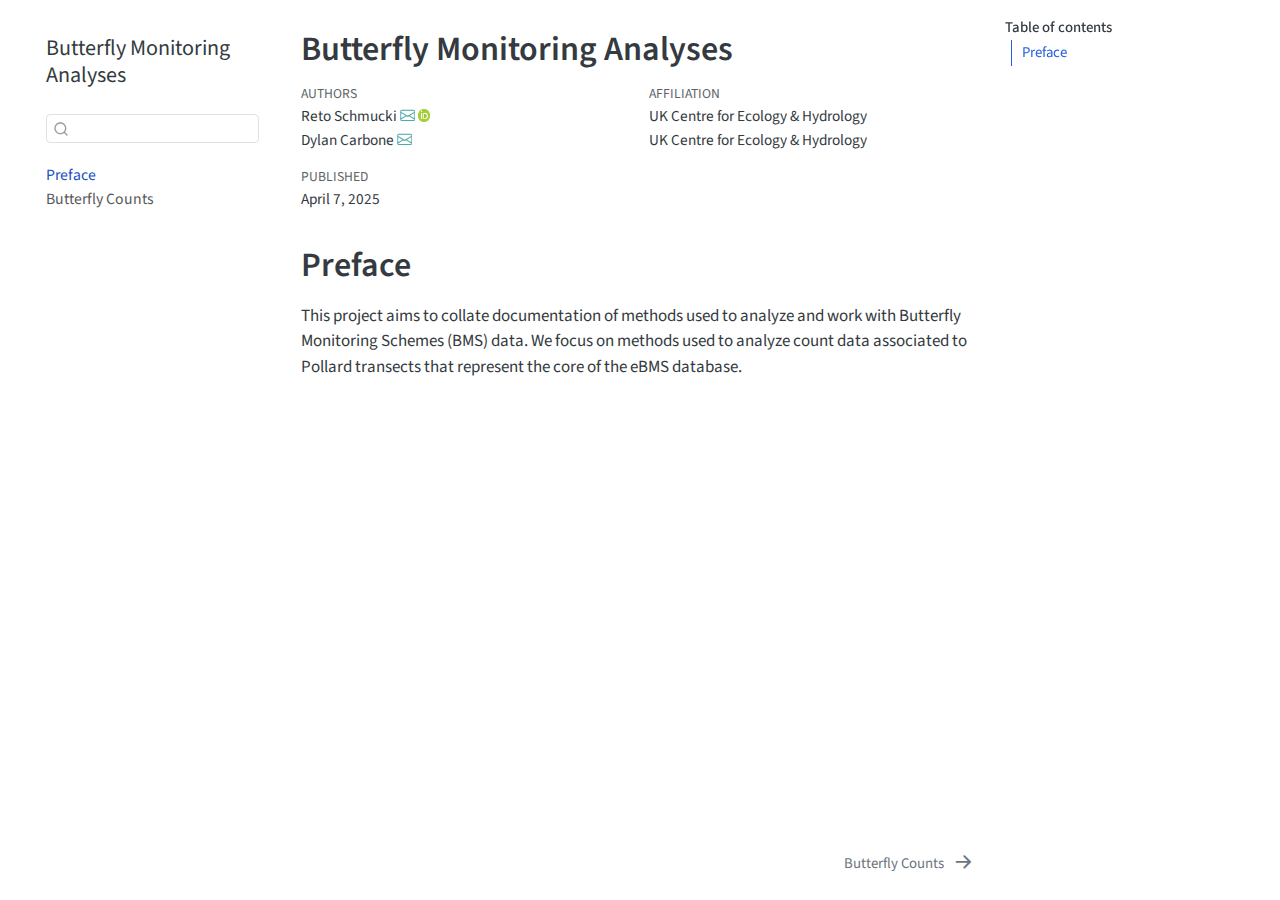
<file: _book/index.html>
<!DOCTYPE html>
<html xmlns="http://www.w3.org/1999/xhtml" lang="en" xml:lang="en"><head>

<meta charset="utf-8">
<meta name="generator" content="quarto-1.5.54">

<meta name="viewport" content="width=device-width, initial-scale=1.0, user-scalable=yes">

<meta name="author" content="Reto Schmucki">
<meta name="author" content="Dylan Carbone">
<meta name="dcterms.date" content="2025-04-07">

<title>Butterfly Monitoring Analyses</title>
<style>
code{white-space: pre-wrap;}
span.smallcaps{font-variant: small-caps;}
div.columns{display: flex; gap: min(4vw, 1.5em);}
div.column{flex: auto; overflow-x: auto;}
div.hanging-indent{margin-left: 1.5em; text-indent: -1.5em;}
ul.task-list{list-style: none;}
ul.task-list li input[type="checkbox"] {
  width: 0.8em;
  margin: 0 0.8em 0.2em -1em; /* quarto-specific, see https://github.com/quarto-dev/quarto-cli/issues/4556 */ 
  vertical-align: middle;
}
</style>


<script src="site_libs/quarto-nav/quarto-nav.js"></script>
<script src="site_libs/quarto-nav/headroom.min.js"></script>
<script src="site_libs/clipboard/clipboard.min.js"></script>
<script src="site_libs/quarto-search/autocomplete.umd.js"></script>
<script src="site_libs/quarto-search/fuse.min.js"></script>
<script src="site_libs/quarto-search/quarto-search.js"></script>
<meta name="quarto:offset" content="./">
<link href="./butterfly_counts.html" rel="next">
<script src="site_libs/quarto-html/quarto.js"></script>
<script src="site_libs/quarto-html/popper.min.js"></script>
<script src="site_libs/quarto-html/tippy.umd.min.js"></script>
<script src="site_libs/quarto-html/anchor.min.js"></script>
<link href="site_libs/quarto-html/tippy.css" rel="stylesheet">
<link href="site_libs/quarto-html/quarto-syntax-highlighting.css" rel="stylesheet" id="quarto-text-highlighting-styles">
<script src="site_libs/bootstrap/bootstrap.min.js"></script>
<link href="site_libs/bootstrap/bootstrap-icons.css" rel="stylesheet">
<link href="site_libs/bootstrap/bootstrap.min.css" rel="stylesheet" id="quarto-bootstrap" data-mode="light">
<script id="quarto-search-options" type="application/json">{
  "location": "sidebar",
  "copy-button": false,
  "collapse-after": 3,
  "panel-placement": "start",
  "type": "textbox",
  "limit": 50,
  "keyboard-shortcut": [
    "f",
    "/",
    "s"
  ],
  "show-item-context": false,
  "language": {
    "search-no-results-text": "No results",
    "search-matching-documents-text": "matching documents",
    "search-copy-link-title": "Copy link to search",
    "search-hide-matches-text": "Hide additional matches",
    "search-more-match-text": "more match in this document",
    "search-more-matches-text": "more matches in this document",
    "search-clear-button-title": "Clear",
    "search-text-placeholder": "",
    "search-detached-cancel-button-title": "Cancel",
    "search-submit-button-title": "Submit",
    "search-label": "Search"
  }
}</script>


</head>

<body class="nav-sidebar floating">

<div id="quarto-search-results"></div>
  <header id="quarto-header" class="headroom fixed-top">
  <nav class="quarto-secondary-nav">
    <div class="container-fluid d-flex">
      <button type="button" class="quarto-btn-toggle btn" data-bs-toggle="collapse" role="button" data-bs-target=".quarto-sidebar-collapse-item" aria-controls="quarto-sidebar" aria-expanded="false" aria-label="Toggle sidebar navigation" onclick="if (window.quartoToggleHeadroom) { window.quartoToggleHeadroom(); }">
        <i class="bi bi-layout-text-sidebar-reverse"></i>
      </button>
        <nav class="quarto-page-breadcrumbs" aria-label="breadcrumb"><ol class="breadcrumb"><li class="breadcrumb-item"><a href="./index.html">Preface</a></li></ol></nav>
        <a class="flex-grow-1" role="navigation" data-bs-toggle="collapse" data-bs-target=".quarto-sidebar-collapse-item" aria-controls="quarto-sidebar" aria-expanded="false" aria-label="Toggle sidebar navigation" onclick="if (window.quartoToggleHeadroom) { window.quartoToggleHeadroom(); }">      
        </a>
      <button type="button" class="btn quarto-search-button" aria-label="Search" onclick="window.quartoOpenSearch();">
        <i class="bi bi-search"></i>
      </button>
    </div>
  </nav>
</header>
<!-- content -->
<div id="quarto-content" class="quarto-container page-columns page-rows-contents page-layout-article">
<!-- sidebar -->
  <nav id="quarto-sidebar" class="sidebar collapse collapse-horizontal quarto-sidebar-collapse-item sidebar-navigation floating overflow-auto">
    <div class="pt-lg-2 mt-2 text-left sidebar-header">
    <div class="sidebar-title mb-0 py-0">
      <a href="./">Butterfly Monitoring Analyses</a> 
    </div>
      </div>
        <div class="mt-2 flex-shrink-0 align-items-center">
        <div class="sidebar-search">
        <div id="quarto-search" class="" title="Search"></div>
        </div>
        </div>
    <div class="sidebar-menu-container"> 
    <ul class="list-unstyled mt-1">
        <li class="sidebar-item">
  <div class="sidebar-item-container"> 
  <a href="./index.html" class="sidebar-item-text sidebar-link active">
 <span class="menu-text">Preface</span></a>
  </div>
</li>
        <li class="sidebar-item">
  <div class="sidebar-item-container"> 
  <a href="./butterfly_counts.html" class="sidebar-item-text sidebar-link">
 <span class="menu-text">Butterfly Counts</span></a>
  </div>
</li>
    </ul>
    </div>
</nav>
<div id="quarto-sidebar-glass" class="quarto-sidebar-collapse-item" data-bs-toggle="collapse" data-bs-target=".quarto-sidebar-collapse-item"></div>
<!-- margin-sidebar -->
    <div id="quarto-margin-sidebar" class="sidebar margin-sidebar">
        <nav id="TOC" role="doc-toc" class="toc-active">
    <h2 id="toc-title">Table of contents</h2>
   
  <ul>
  <li><a href="#preface" id="toc-preface" class="nav-link active" data-scroll-target="#preface">Preface</a></li>
  </ul>
</nav>
    </div>
<!-- main -->
<main class="content" id="quarto-document-content">

<header id="title-block-header" class="quarto-title-block default">
<div class="quarto-title">
<h1 class="title">Butterfly Monitoring Analyses</h1>
</div>


<div class="quarto-title-meta-author">
  <div class="quarto-title-meta-heading">Authors</div>
  <div class="quarto-title-meta-heading">Affiliation</div>
  
    <div class="quarto-title-meta-contents">
    <p class="author">Reto Schmucki <a href="mailto:retoschm@ceh.ac.uk" class="quarto-title-author-email"><i class="bi bi-envelope"></i></a> <a href="https://orcid.org/0000-0003-3064-7553" class="quarto-title-author-orcid"> <img src="[data-uri]"></a></p>
  </div>
  <div class="quarto-title-meta-contents">
        <p class="affiliation">
            UK Centre for Ecology &amp; Hydrology
          </p>
      </div>
    <div class="quarto-title-meta-contents">
    <p class="author">Dylan Carbone <a href="mailto:dylcar@ceh.ac.uk" class="quarto-title-author-email"><i class="bi bi-envelope"></i></a> </p>
  </div>
  <div class="quarto-title-meta-contents">
        <p class="affiliation">
            UK Centre for Ecology &amp; Hydrology
          </p>
      </div>
  </div>

<div class="quarto-title-meta">

      
    <div>
    <div class="quarto-title-meta-heading">Published</div>
    <div class="quarto-title-meta-contents">
      <p class="date">April 7, 2025</p>
    </div>
  </div>
  
    
  </div>
  


</header>


<section id="preface" class="level1 unnumbered">
<h1 class="unnumbered">Preface</h1>
<p>This project aims to collate documentation of methods used to analyze and work with Butterfly Monitoring Schemes (BMS) data. We focus on methods used to analyze count data associated to Pollard transects that represent the core of the eBMS database.</p>


</section>

</main> <!-- /main -->
<script id="quarto-html-after-body" type="application/javascript">
window.document.addEventListener("DOMContentLoaded", function (event) {
  const toggleBodyColorMode = (bsSheetEl) => {
    const mode = bsSheetEl.getAttribute("data-mode");
    const bodyEl = window.document.querySelector("body");
    if (mode === "dark") {
      bodyEl.classList.add("quarto-dark");
      bodyEl.classList.remove("quarto-light");
    } else {
      bodyEl.classList.add("quarto-light");
      bodyEl.classList.remove("quarto-dark");
    }
  }
  const toggleBodyColorPrimary = () => {
    const bsSheetEl = window.document.querySelector("link#quarto-bootstrap");
    if (bsSheetEl) {
      toggleBodyColorMode(bsSheetEl);
    }
  }
  toggleBodyColorPrimary();  
  const icon = "";
  const anchorJS = new window.AnchorJS();
  anchorJS.options = {
    placement: 'right',
    icon: icon
  };
  anchorJS.add('.anchored');
  const isCodeAnnotation = (el) => {
    for (const clz of el.classList) {
      if (clz.startsWith('code-annotation-')) {                     
        return true;
      }
    }
    return false;
  }
  const onCopySuccess = function(e) {
    // button target
    const button = e.trigger;
    // don't keep focus
    button.blur();
    // flash "checked"
    button.classList.add('code-copy-button-checked');
    var currentTitle = button.getAttribute("title");
    button.setAttribute("title", "Copied!");
    let tooltip;
    if (window.bootstrap) {
      button.setAttribute("data-bs-toggle", "tooltip");
      button.setAttribute("data-bs-placement", "left");
      button.setAttribute("data-bs-title", "Copied!");
      tooltip = new bootstrap.Tooltip(button, 
        { trigger: "manual", 
          customClass: "code-copy-button-tooltip",
          offset: [0, -8]});
      tooltip.show();    
    }
    setTimeout(function() {
      if (tooltip) {
        tooltip.hide();
        button.removeAttribute("data-bs-title");
        button.removeAttribute("data-bs-toggle");
        button.removeAttribute("data-bs-placement");
      }
      button.setAttribute("title", currentTitle);
      button.classList.remove('code-copy-button-checked');
    }, 1000);
    // clear code selection
    e.clearSelection();
  }
  const getTextToCopy = function(trigger) {
      const codeEl = trigger.previousElementSibling.cloneNode(true);
      for (const childEl of codeEl.children) {
        if (isCodeAnnotation(childEl)) {
          childEl.remove();
        }
      }
      return codeEl.innerText;
  }
  const clipboard = new window.ClipboardJS('.code-copy-button:not([data-in-quarto-modal])', {
    text: getTextToCopy
  });
  clipboard.on('success', onCopySuccess);
  if (window.document.getElementById('quarto-embedded-source-code-modal')) {
    // For code content inside modals, clipBoardJS needs to be initialized with a container option
    // TODO: Check when it could be a function (https://github.com/zenorocha/clipboard.js/issues/860)
    const clipboardModal = new window.ClipboardJS('.code-copy-button[data-in-quarto-modal]', {
      text: getTextToCopy,
      container: window.document.getElementById('quarto-embedded-source-code-modal')
    });
    clipboardModal.on('success', onCopySuccess);
  }
    var localhostRegex = new RegExp(/^(?:http|https):\/\/localhost\:?[0-9]*\//);
    var mailtoRegex = new RegExp(/^mailto:/);
      var filterRegex = new RegExp('/' + window.location.host + '/');
    var isInternal = (href) => {
        return filterRegex.test(href) || localhostRegex.test(href) || mailtoRegex.test(href);
    }
    // Inspect non-navigation links and adorn them if external
 	var links = window.document.querySelectorAll('a[href]:not(.nav-link):not(.navbar-brand):not(.toc-action):not(.sidebar-link):not(.sidebar-item-toggle):not(.pagination-link):not(.no-external):not([aria-hidden]):not(.dropdown-item):not(.quarto-navigation-tool):not(.about-link)');
    for (var i=0; i<links.length; i++) {
      const link = links[i];
      if (!isInternal(link.href)) {
        // undo the damage that might have been done by quarto-nav.js in the case of
        // links that we want to consider external
        if (link.dataset.originalHref !== undefined) {
          link.href = link.dataset.originalHref;
        }
      }
    }
  function tippyHover(el, contentFn, onTriggerFn, onUntriggerFn) {
    const config = {
      allowHTML: true,
      maxWidth: 500,
      delay: 100,
      arrow: false,
      appendTo: function(el) {
          return el.parentElement;
      },
      interactive: true,
      interactiveBorder: 10,
      theme: 'quarto',
      placement: 'bottom-start',
    };
    if (contentFn) {
      config.content = contentFn;
    }
    if (onTriggerFn) {
      config.onTrigger = onTriggerFn;
    }
    if (onUntriggerFn) {
      config.onUntrigger = onUntriggerFn;
    }
    window.tippy(el, config); 
  }
  const noterefs = window.document.querySelectorAll('a[role="doc-noteref"]');
  for (var i=0; i<noterefs.length; i++) {
    const ref = noterefs[i];
    tippyHover(ref, function() {
      // use id or data attribute instead here
      let href = ref.getAttribute('data-footnote-href') || ref.getAttribute('href');
      try { href = new URL(href).hash; } catch {}
      const id = href.replace(/^#\/?/, "");
      const note = window.document.getElementById(id);
      if (note) {
        return note.innerHTML;
      } else {
        return "";
      }
    });
  }
  const xrefs = window.document.querySelectorAll('a.quarto-xref');
  const processXRef = (id, note) => {
    // Strip column container classes
    const stripColumnClz = (el) => {
      el.classList.remove("page-full", "page-columns");
      if (el.children) {
        for (const child of el.children) {
          stripColumnClz(child);
        }
      }
    }
    stripColumnClz(note)
    if (id === null || id.startsWith('sec-')) {
      // Special case sections, only their first couple elements
      const container = document.createElement("div");
      if (note.children && note.children.length > 2) {
        container.appendChild(note.children[0].cloneNode(true));
        for (let i = 1; i < note.children.length; i++) {
          const child = note.children[i];
          if (child.tagName === "P" && child.innerText === "") {
            continue;
          } else {
            container.appendChild(child.cloneNode(true));
            break;
          }
        }
        if (window.Quarto?.typesetMath) {
          window.Quarto.typesetMath(container);
        }
        return container.innerHTML
      } else {
        if (window.Quarto?.typesetMath) {
          window.Quarto.typesetMath(note);
        }
        return note.innerHTML;
      }
    } else {
      // Remove any anchor links if they are present
      const anchorLink = note.querySelector('a.anchorjs-link');
      if (anchorLink) {
        anchorLink.remove();
      }
      if (window.Quarto?.typesetMath) {
        window.Quarto.typesetMath(note);
      }
      // TODO in 1.5, we should make sure this works without a callout special case
      if (note.classList.contains("callout")) {
        return note.outerHTML;
      } else {
        return note.innerHTML;
      }
    }
  }
  for (var i=0; i<xrefs.length; i++) {
    const xref = xrefs[i];
    tippyHover(xref, undefined, function(instance) {
      instance.disable();
      let url = xref.getAttribute('href');
      let hash = undefined; 
      if (url.startsWith('#')) {
        hash = url;
      } else {
        try { hash = new URL(url).hash; } catch {}
      }
      if (hash) {
        const id = hash.replace(/^#\/?/, "");
        const note = window.document.getElementById(id);
        if (note !== null) {
          try {
            const html = processXRef(id, note.cloneNode(true));
            instance.setContent(html);
          } finally {
            instance.enable();
            instance.show();
          }
        } else {
          // See if we can fetch this
          fetch(url.split('#')[0])
          .then(res => res.text())
          .then(html => {
            const parser = new DOMParser();
            const htmlDoc = parser.parseFromString(html, "text/html");
            const note = htmlDoc.getElementById(id);
            if (note !== null) {
              const html = processXRef(id, note);
              instance.setContent(html);
            } 
          }).finally(() => {
            instance.enable();
            instance.show();
          });
        }
      } else {
        // See if we can fetch a full url (with no hash to target)
        // This is a special case and we should probably do some content thinning / targeting
        fetch(url)
        .then(res => res.text())
        .then(html => {
          const parser = new DOMParser();
          const htmlDoc = parser.parseFromString(html, "text/html");
          const note = htmlDoc.querySelector('main.content');
          if (note !== null) {
            // This should only happen for chapter cross references
            // (since there is no id in the URL)
            // remove the first header
            if (note.children.length > 0 && note.children[0].tagName === "HEADER") {
              note.children[0].remove();
            }
            const html = processXRef(null, note);
            instance.setContent(html);
          } 
        }).finally(() => {
          instance.enable();
          instance.show();
        });
      }
    }, function(instance) {
    });
  }
      let selectedAnnoteEl;
      const selectorForAnnotation = ( cell, annotation) => {
        let cellAttr = 'data-code-cell="' + cell + '"';
        let lineAttr = 'data-code-annotation="' +  annotation + '"';
        const selector = 'span[' + cellAttr + '][' + lineAttr + ']';
        return selector;
      }
      const selectCodeLines = (annoteEl) => {
        const doc = window.document;
        const targetCell = annoteEl.getAttribute("data-target-cell");
        const targetAnnotation = annoteEl.getAttribute("data-target-annotation");
        const annoteSpan = window.document.querySelector(selectorForAnnotation(targetCell, targetAnnotation));
        const lines = annoteSpan.getAttribute("data-code-lines").split(",");
        const lineIds = lines.map((line) => {
          return targetCell + "-" + line;
        })
        let top = null;
        let height = null;
        let parent = null;
        if (lineIds.length > 0) {
            //compute the position of the single el (top and bottom and make a div)
            const el = window.document.getElementById(lineIds[0]);
            top = el.offsetTop;
            height = el.offsetHeight;
            parent = el.parentElement.parentElement;
          if (lineIds.length > 1) {
            const lastEl = window.document.getElementById(lineIds[lineIds.length - 1]);
            const bottom = lastEl.offsetTop + lastEl.offsetHeight;
            height = bottom - top;
          }
          if (top !== null && height !== null && parent !== null) {
            // cook up a div (if necessary) and position it 
            let div = window.document.getElementById("code-annotation-line-highlight");
            if (div === null) {
              div = window.document.createElement("div");
              div.setAttribute("id", "code-annotation-line-highlight");
              div.style.position = 'absolute';
              parent.appendChild(div);
            }
            div.style.top = top - 2 + "px";
            div.style.height = height + 4 + "px";
            div.style.left = 0;
            let gutterDiv = window.document.getElementById("code-annotation-line-highlight-gutter");
            if (gutterDiv === null) {
              gutterDiv = window.document.createElement("div");
              gutterDiv.setAttribute("id", "code-annotation-line-highlight-gutter");
              gutterDiv.style.position = 'absolute';
              const codeCell = window.document.getElementById(targetCell);
              const gutter = codeCell.querySelector('.code-annotation-gutter');
              gutter.appendChild(gutterDiv);
            }
            gutterDiv.style.top = top - 2 + "px";
            gutterDiv.style.height = height + 4 + "px";
          }
          selectedAnnoteEl = annoteEl;
        }
      };
      const unselectCodeLines = () => {
        const elementsIds = ["code-annotation-line-highlight", "code-annotation-line-highlight-gutter"];
        elementsIds.forEach((elId) => {
          const div = window.document.getElementById(elId);
          if (div) {
            div.remove();
          }
        });
        selectedAnnoteEl = undefined;
      };
        // Handle positioning of the toggle
    window.addEventListener(
      "resize",
      throttle(() => {
        elRect = undefined;
        if (selectedAnnoteEl) {
          selectCodeLines(selectedAnnoteEl);
        }
      }, 10)
    );
    function throttle(fn, ms) {
    let throttle = false;
    let timer;
      return (...args) => {
        if(!throttle) { // first call gets through
            fn.apply(this, args);
            throttle = true;
        } else { // all the others get throttled
            if(timer) clearTimeout(timer); // cancel #2
            timer = setTimeout(() => {
              fn.apply(this, args);
              timer = throttle = false;
            }, ms);
        }
      };
    }
      // Attach click handler to the DT
      const annoteDls = window.document.querySelectorAll('dt[data-target-cell]');
      for (const annoteDlNode of annoteDls) {
        annoteDlNode.addEventListener('click', (event) => {
          const clickedEl = event.target;
          if (clickedEl !== selectedAnnoteEl) {
            unselectCodeLines();
            const activeEl = window.document.querySelector('dt[data-target-cell].code-annotation-active');
            if (activeEl) {
              activeEl.classList.remove('code-annotation-active');
            }
            selectCodeLines(clickedEl);
            clickedEl.classList.add('code-annotation-active');
          } else {
            // Unselect the line
            unselectCodeLines();
            clickedEl.classList.remove('code-annotation-active');
          }
        });
      }
  const findCites = (el) => {
    const parentEl = el.parentElement;
    if (parentEl) {
      const cites = parentEl.dataset.cites;
      if (cites) {
        return {
          el,
          cites: cites.split(' ')
        };
      } else {
        return findCites(el.parentElement)
      }
    } else {
      return undefined;
    }
  };
  var bibliorefs = window.document.querySelectorAll('a[role="doc-biblioref"]');
  for (var i=0; i<bibliorefs.length; i++) {
    const ref = bibliorefs[i];
    const citeInfo = findCites(ref);
    if (citeInfo) {
      tippyHover(citeInfo.el, function() {
        var popup = window.document.createElement('div');
        citeInfo.cites.forEach(function(cite) {
          var citeDiv = window.document.createElement('div');
          citeDiv.classList.add('hanging-indent');
          citeDiv.classList.add('csl-entry');
          var biblioDiv = window.document.getElementById('ref-' + cite);
          if (biblioDiv) {
            citeDiv.innerHTML = biblioDiv.innerHTML;
          }
          popup.appendChild(citeDiv);
        });
        return popup.innerHTML;
      });
    }
  }
});
</script>
<nav class="page-navigation">
  <div class="nav-page nav-page-previous">
  </div>
  <div class="nav-page nav-page-next">
      <a href="./butterfly_counts.html" class="pagination-link" aria-label="Butterfly Counts">
        <span class="nav-page-text">Butterfly Counts</span> <i class="bi bi-arrow-right-short"></i>
      </a>
  </div>
</nav>
</div> <!-- /content -->




</body></html>
</file>
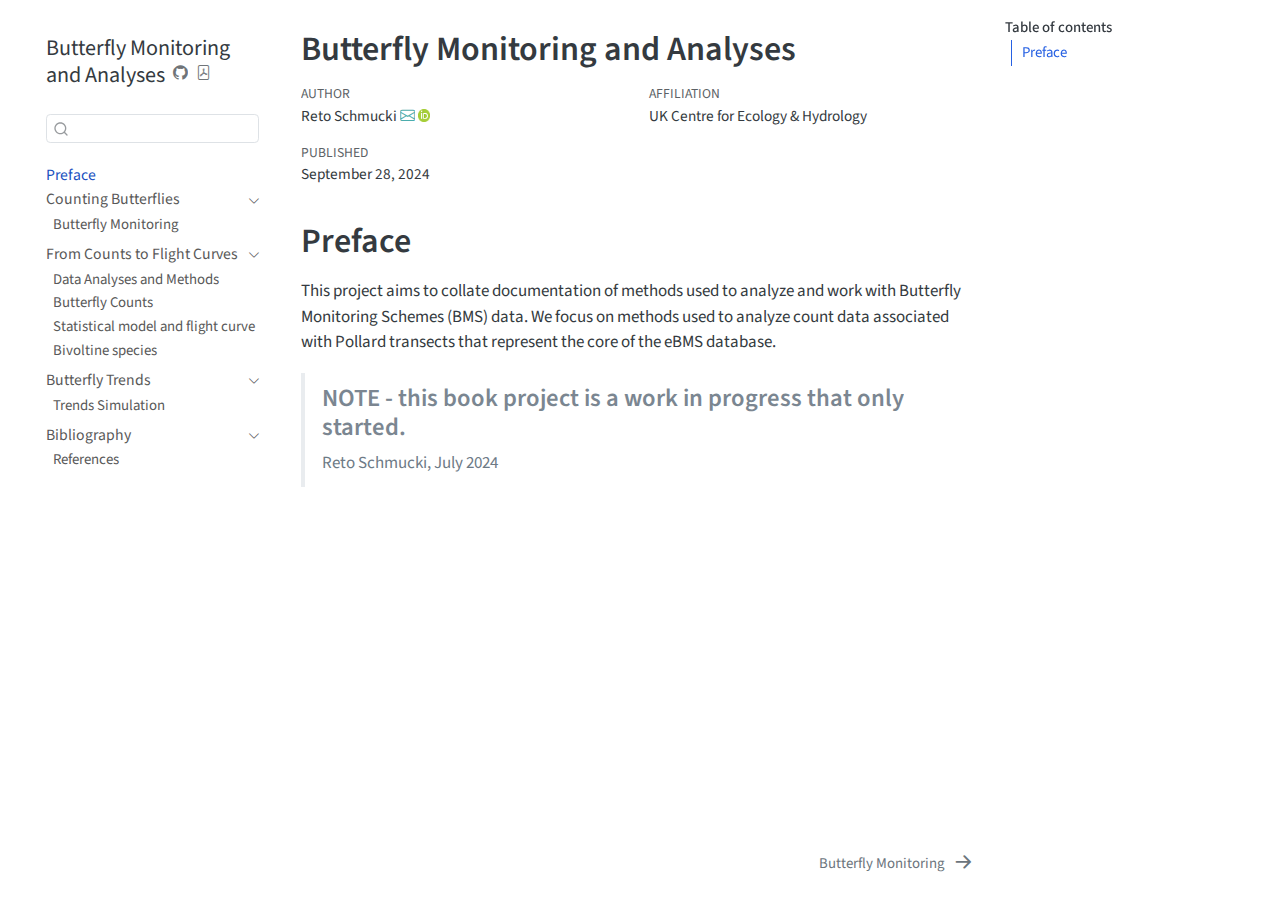
<file: docs/index.html>
<!DOCTYPE html>
<html xmlns="http://www.w3.org/1999/xhtml" lang="en" xml:lang="en"><head>

<meta charset="utf-8">
<meta name="generator" content="quarto-1.5.57">

<meta name="viewport" content="width=device-width, initial-scale=1.0, user-scalable=yes">

<meta name="author" content="Reto Schmucki">
<meta name="dcterms.date" content="2024-09-28">

<title>Butterfly Monitoring and Analyses</title>
<style>
code{white-space: pre-wrap;}
span.smallcaps{font-variant: small-caps;}
div.columns{display: flex; gap: min(4vw, 1.5em);}
div.column{flex: auto; overflow-x: auto;}
div.hanging-indent{margin-left: 1.5em; text-indent: -1.5em;}
ul.task-list{list-style: none;}
ul.task-list li input[type="checkbox"] {
  width: 0.8em;
  margin: 0 0.8em 0.2em -1em; /* quarto-specific, see https://github.com/quarto-dev/quarto-cli/issues/4556 */ 
  vertical-align: middle;
}
</style>


<script src="site_libs/quarto-nav/quarto-nav.js"></script>
<script src="site_libs/quarto-nav/headroom.min.js"></script>
<script src="site_libs/clipboard/clipboard.min.js"></script>
<script src="site_libs/quarto-search/autocomplete.umd.js"></script>
<script src="site_libs/quarto-search/fuse.min.js"></script>
<script src="site_libs/quarto-search/quarto-search.js"></script>
<meta name="quarto:offset" content="./">
<link href="./Chapters/CountingButterflies/Butterfly_monitoring.html" rel="next">
<script src="site_libs/quarto-html/quarto.js"></script>
<script src="site_libs/quarto-html/popper.min.js"></script>
<script src="site_libs/quarto-html/tippy.umd.min.js"></script>
<script src="site_libs/quarto-html/anchor.min.js"></script>
<link href="site_libs/quarto-html/tippy.css" rel="stylesheet">
<link href="site_libs/quarto-html/quarto-syntax-highlighting.css" rel="stylesheet" id="quarto-text-highlighting-styles">
<script src="site_libs/bootstrap/bootstrap.min.js"></script>
<link href="site_libs/bootstrap/bootstrap-icons.css" rel="stylesheet">
<link href="site_libs/bootstrap/bootstrap.min.css" rel="stylesheet" id="quarto-bootstrap" data-mode="light">
<script id="quarto-search-options" type="application/json">{
  "location": "sidebar",
  "copy-button": false,
  "collapse-after": 3,
  "panel-placement": "start",
  "type": "textbox",
  "limit": 50,
  "keyboard-shortcut": [
    "f",
    "/",
    "s"
  ],
  "show-item-context": false,
  "language": {
    "search-no-results-text": "No results",
    "search-matching-documents-text": "matching documents",
    "search-copy-link-title": "Copy link to search",
    "search-hide-matches-text": "Hide additional matches",
    "search-more-match-text": "more match in this document",
    "search-more-matches-text": "more matches in this document",
    "search-clear-button-title": "Clear",
    "search-text-placeholder": "",
    "search-detached-cancel-button-title": "Cancel",
    "search-submit-button-title": "Submit",
    "search-label": "Search"
  }
}</script>


</head>

<body class="nav-sidebar floating">

<div id="quarto-search-results"></div>
  <header id="quarto-header" class="headroom fixed-top">
  <nav class="quarto-secondary-nav">
    <div class="container-fluid d-flex">
      <button type="button" class="quarto-btn-toggle btn" data-bs-toggle="collapse" role="button" data-bs-target=".quarto-sidebar-collapse-item" aria-controls="quarto-sidebar" aria-expanded="false" aria-label="Toggle sidebar navigation" onclick="if (window.quartoToggleHeadroom) { window.quartoToggleHeadroom(); }">
        <i class="bi bi-layout-text-sidebar-reverse"></i>
      </button>
        <nav class="quarto-page-breadcrumbs" aria-label="breadcrumb"><ol class="breadcrumb"><li class="breadcrumb-item"><a href="./index.html">Preface</a></li></ol></nav>
        <a class="flex-grow-1" role="navigation" data-bs-toggle="collapse" data-bs-target=".quarto-sidebar-collapse-item" aria-controls="quarto-sidebar" aria-expanded="false" aria-label="Toggle sidebar navigation" onclick="if (window.quartoToggleHeadroom) { window.quartoToggleHeadroom(); }">      
        </a>
      <button type="button" class="btn quarto-search-button" aria-label="Search" onclick="window.quartoOpenSearch();">
        <i class="bi bi-search"></i>
      </button>
    </div>
  </nav>
</header>
<!-- content -->
<div id="quarto-content" class="quarto-container page-columns page-rows-contents page-layout-article">
<!-- sidebar -->
  <nav id="quarto-sidebar" class="sidebar collapse collapse-horizontal quarto-sidebar-collapse-item sidebar-navigation floating overflow-auto">
    <div class="pt-lg-2 mt-2 text-left sidebar-header">
    <div class="sidebar-title mb-0 py-0">
      <a href="./">Butterfly Monitoring and Analyses</a> 
        <div class="sidebar-tools-main">
    <a href="https://github.com/RetoSchmucki/Butterfly-Monitoring-Analyses" title="Source Code" class="quarto-navigation-tool px-1" aria-label="Source Code"><i class="bi bi-github"></i></a>
    <a href="./Butterfly-Monitoring-and-Analyses.pdf" title="Download PDF" class="quarto-navigation-tool px-1" aria-label="Download PDF"><i class="bi bi-file-pdf"></i></a>
</div>
    </div>
      </div>
        <div class="mt-2 flex-shrink-0 align-items-center">
        <div class="sidebar-search">
        <div id="quarto-search" class="" title="Search"></div>
        </div>
        </div>
    <div class="sidebar-menu-container"> 
    <ul class="list-unstyled mt-1">
        <li class="sidebar-item">
  <div class="sidebar-item-container"> 
  <a href="./index.html" class="sidebar-item-text sidebar-link active">
 <span class="menu-text">Preface</span></a>
  </div>
</li>
        <li class="sidebar-item sidebar-item-section">
      <div class="sidebar-item-container"> 
            <a class="sidebar-item-text sidebar-link text-start" data-bs-toggle="collapse" data-bs-target="#quarto-sidebar-section-1" role="navigation" aria-expanded="true">
 <span class="menu-text">Counting Butterflies</span></a>
          <a class="sidebar-item-toggle text-start" data-bs-toggle="collapse" data-bs-target="#quarto-sidebar-section-1" role="navigation" aria-expanded="true" aria-label="Toggle section">
            <i class="bi bi-chevron-right ms-2"></i>
          </a> 
      </div>
      <ul id="quarto-sidebar-section-1" class="collapse list-unstyled sidebar-section depth1 show">  
          <li class="sidebar-item">
  <div class="sidebar-item-container"> 
  <a href="./Chapters/CountingButterflies/Butterfly_monitoring.html" class="sidebar-item-text sidebar-link">
 <span class="menu-text">Butterfly Monitoring</span></a>
  </div>
</li>
      </ul>
  </li>
        <li class="sidebar-item sidebar-item-section">
      <div class="sidebar-item-container"> 
            <a class="sidebar-item-text sidebar-link text-start" data-bs-toggle="collapse" data-bs-target="#quarto-sidebar-section-2" role="navigation" aria-expanded="true">
 <span class="menu-text">From Counts to Flight Curves</span></a>
          <a class="sidebar-item-toggle text-start" data-bs-toggle="collapse" data-bs-target="#quarto-sidebar-section-2" role="navigation" aria-expanded="true" aria-label="Toggle section">
            <i class="bi bi-chevron-right ms-2"></i>
          </a> 
      </div>
      <ul id="quarto-sidebar-section-2" class="collapse list-unstyled sidebar-section depth1 show">  
          <li class="sidebar-item">
  <div class="sidebar-item-container"> 
  <a href="./Chapters/FromCountsToFlightCurves/data_analyses_methods.html" class="sidebar-item-text sidebar-link">
 <span class="menu-text">Data Analyses and Methods</span></a>
  </div>
</li>
          <li class="sidebar-item">
  <div class="sidebar-item-container"> 
  <a href="./Chapters/FromCountsToFlightCurves/butterfly_counts.html" class="sidebar-item-text sidebar-link">
 <span class="menu-text">Butterfly Counts</span></a>
  </div>
</li>
          <li class="sidebar-item">
  <div class="sidebar-item-container"> 
  <a href="./Chapters/FromCountsToFlightCurves/gam_method.html" class="sidebar-item-text sidebar-link">
 <span class="menu-text">Statistical model and flight curve</span></a>
  </div>
</li>
          <li class="sidebar-item">
  <div class="sidebar-item-container"> 
  <a href="./Chapters/FromCountsToFlightCurves/bivoltine_species.html" class="sidebar-item-text sidebar-link">
 <span class="menu-text">Bivoltine species</span></a>
  </div>
</li>
      </ul>
  </li>
        <li class="sidebar-item sidebar-item-section">
      <div class="sidebar-item-container"> 
            <a class="sidebar-item-text sidebar-link text-start" data-bs-toggle="collapse" data-bs-target="#quarto-sidebar-section-3" role="navigation" aria-expanded="true">
 <span class="menu-text">Butterfly Trends</span></a>
          <a class="sidebar-item-toggle text-start" data-bs-toggle="collapse" data-bs-target="#quarto-sidebar-section-3" role="navigation" aria-expanded="true" aria-label="Toggle section">
            <i class="bi bi-chevron-right ms-2"></i>
          </a> 
      </div>
      <ul id="quarto-sidebar-section-3" class="collapse list-unstyled sidebar-section depth1 show">  
          <li class="sidebar-item">
  <div class="sidebar-item-container"> 
  <a href="./Chapters/FromCountsToFlightCurves/trend_simulation.html" class="sidebar-item-text sidebar-link">
 <span class="menu-text">Trends Simulation</span></a>
  </div>
</li>
      </ul>
  </li>
        <li class="sidebar-item sidebar-item-section">
      <div class="sidebar-item-container"> 
            <a class="sidebar-item-text sidebar-link text-start" data-bs-toggle="collapse" data-bs-target="#quarto-sidebar-section-4" role="navigation" aria-expanded="true">
 <span class="menu-text">Bibliography</span></a>
          <a class="sidebar-item-toggle text-start" data-bs-toggle="collapse" data-bs-target="#quarto-sidebar-section-4" role="navigation" aria-expanded="true" aria-label="Toggle section">
            <i class="bi bi-chevron-right ms-2"></i>
          </a> 
      </div>
      <ul id="quarto-sidebar-section-4" class="collapse list-unstyled sidebar-section depth1 show">  
          <li class="sidebar-item">
  <div class="sidebar-item-container"> 
  <a href="./Chapters/Bibliography/references.html" class="sidebar-item-text sidebar-link">
 <span class="menu-text">References</span></a>
  </div>
</li>
      </ul>
  </li>
    </ul>
    </div>
</nav>
<div id="quarto-sidebar-glass" class="quarto-sidebar-collapse-item" data-bs-toggle="collapse" data-bs-target=".quarto-sidebar-collapse-item"></div>
<!-- margin-sidebar -->
    <div id="quarto-margin-sidebar" class="sidebar margin-sidebar">
        <nav id="TOC" role="doc-toc" class="toc-active">
    <h2 id="toc-title">Table of contents</h2>
   
  <ul>
  <li><a href="#preface" id="toc-preface" class="nav-link active" data-scroll-target="#preface">Preface</a></li>
  </ul>
</nav>
    </div>
<!-- main -->
<main class="content" id="quarto-document-content">

<header id="title-block-header" class="quarto-title-block default">
<div class="quarto-title">
<h1 class="title">Butterfly Monitoring and Analyses</h1>
</div>


<div class="quarto-title-meta-author">
  <div class="quarto-title-meta-heading">Author</div>
  <div class="quarto-title-meta-heading">Affiliation</div>
  
    <div class="quarto-title-meta-contents">
    <p class="author">Reto Schmucki <a href="mailto:retoschm@ceh.ac.uk" class="quarto-title-author-email"><i class="bi bi-envelope"></i></a> <a href="https://orcid.org/0000-0003-3064-7553" class="quarto-title-author-orcid"> <img src="[data-uri]"></a></p>
  </div>
  <div class="quarto-title-meta-contents">
        <p class="affiliation">
            UK Centre for Ecology &amp; Hydrology
          </p>
      </div>
  </div>

<div class="quarto-title-meta">

      
    <div>
    <div class="quarto-title-meta-heading">Published</div>
    <div class="quarto-title-meta-contents">
      <p class="date">September 28, 2024</p>
    </div>
  </div>
  
    
  </div>
  


</header>


<section id="preface" class="level1 unnumbered">
<h1 class="unnumbered">Preface</h1>
<p>This project aims to collate documentation of methods used to analyze and work with Butterfly Monitoring Schemes (BMS) data. We focus on methods used to analyze count data associated with Pollard transects that represent the core of the eBMS database.</p>
<blockquote class="blockquote">
<h3 id="note---this-book-project-is-a-work-in-progress-that-only-started." class="anchored" data-anchor-id="preface">NOTE - this book project is a work in progress that only started.</h3>
<p>Reto Schmucki, July 2024</p>
</blockquote>


</section>

</main> <!-- /main -->
<script id="quarto-html-after-body" type="application/javascript">
window.document.addEventListener("DOMContentLoaded", function (event) {
  const toggleBodyColorMode = (bsSheetEl) => {
    const mode = bsSheetEl.getAttribute("data-mode");
    const bodyEl = window.document.querySelector("body");
    if (mode === "dark") {
      bodyEl.classList.add("quarto-dark");
      bodyEl.classList.remove("quarto-light");
    } else {
      bodyEl.classList.add("quarto-light");
      bodyEl.classList.remove("quarto-dark");
    }
  }
  const toggleBodyColorPrimary = () => {
    const bsSheetEl = window.document.querySelector("link#quarto-bootstrap");
    if (bsSheetEl) {
      toggleBodyColorMode(bsSheetEl);
    }
  }
  toggleBodyColorPrimary();  
  const icon = "";
  const anchorJS = new window.AnchorJS();
  anchorJS.options = {
    placement: 'right',
    icon: icon
  };
  anchorJS.add('.anchored');
  const isCodeAnnotation = (el) => {
    for (const clz of el.classList) {
      if (clz.startsWith('code-annotation-')) {                     
        return true;
      }
    }
    return false;
  }
  const onCopySuccess = function(e) {
    // button target
    const button = e.trigger;
    // don't keep focus
    button.blur();
    // flash "checked"
    button.classList.add('code-copy-button-checked');
    var currentTitle = button.getAttribute("title");
    button.setAttribute("title", "Copied!");
    let tooltip;
    if (window.bootstrap) {
      button.setAttribute("data-bs-toggle", "tooltip");
      button.setAttribute("data-bs-placement", "left");
      button.setAttribute("data-bs-title", "Copied!");
      tooltip = new bootstrap.Tooltip(button, 
        { trigger: "manual", 
          customClass: "code-copy-button-tooltip",
          offset: [0, -8]});
      tooltip.show();    
    }
    setTimeout(function() {
      if (tooltip) {
        tooltip.hide();
        button.removeAttribute("data-bs-title");
        button.removeAttribute("data-bs-toggle");
        button.removeAttribute("data-bs-placement");
      }
      button.setAttribute("title", currentTitle);
      button.classList.remove('code-copy-button-checked');
    }, 1000);
    // clear code selection
    e.clearSelection();
  }
  const getTextToCopy = function(trigger) {
      const codeEl = trigger.previousElementSibling.cloneNode(true);
      for (const childEl of codeEl.children) {
        if (isCodeAnnotation(childEl)) {
          childEl.remove();
        }
      }
      return codeEl.innerText;
  }
  const clipboard = new window.ClipboardJS('.code-copy-button:not([data-in-quarto-modal])', {
    text: getTextToCopy
  });
  clipboard.on('success', onCopySuccess);
  if (window.document.getElementById('quarto-embedded-source-code-modal')) {
    // For code content inside modals, clipBoardJS needs to be initialized with a container option
    // TODO: Check when it could be a function (https://github.com/zenorocha/clipboard.js/issues/860)
    const clipboardModal = new window.ClipboardJS('.code-copy-button[data-in-quarto-modal]', {
      text: getTextToCopy,
      container: window.document.getElementById('quarto-embedded-source-code-modal')
    });
    clipboardModal.on('success', onCopySuccess);
  }
    var localhostRegex = new RegExp(/^(?:http|https):\/\/localhost\:?[0-9]*\//);
    var mailtoRegex = new RegExp(/^mailto:/);
      var filterRegex = new RegExp('/' + window.location.host + '/');
    var isInternal = (href) => {
        return filterRegex.test(href) || localhostRegex.test(href) || mailtoRegex.test(href);
    }
    // Inspect non-navigation links and adorn them if external
 	var links = window.document.querySelectorAll('a[href]:not(.nav-link):not(.navbar-brand):not(.toc-action):not(.sidebar-link):not(.sidebar-item-toggle):not(.pagination-link):not(.no-external):not([aria-hidden]):not(.dropdown-item):not(.quarto-navigation-tool):not(.about-link)');
    for (var i=0; i<links.length; i++) {
      const link = links[i];
      if (!isInternal(link.href)) {
        // undo the damage that might have been done by quarto-nav.js in the case of
        // links that we want to consider external
        if (link.dataset.originalHref !== undefined) {
          link.href = link.dataset.originalHref;
        }
      }
    }
  function tippyHover(el, contentFn, onTriggerFn, onUntriggerFn) {
    const config = {
      allowHTML: true,
      maxWidth: 500,
      delay: 100,
      arrow: false,
      appendTo: function(el) {
          return el.parentElement;
      },
      interactive: true,
      interactiveBorder: 10,
      theme: 'quarto',
      placement: 'bottom-start',
    };
    if (contentFn) {
      config.content = contentFn;
    }
    if (onTriggerFn) {
      config.onTrigger = onTriggerFn;
    }
    if (onUntriggerFn) {
      config.onUntrigger = onUntriggerFn;
    }
    window.tippy(el, config); 
  }
  const noterefs = window.document.querySelectorAll('a[role="doc-noteref"]');
  for (var i=0; i<noterefs.length; i++) {
    const ref = noterefs[i];
    tippyHover(ref, function() {
      // use id or data attribute instead here
      let href = ref.getAttribute('data-footnote-href') || ref.getAttribute('href');
      try { href = new URL(href).hash; } catch {}
      const id = href.replace(/^#\/?/, "");
      const note = window.document.getElementById(id);
      if (note) {
        return note.innerHTML;
      } else {
        return "";
      }
    });
  }
  const xrefs = window.document.querySelectorAll('a.quarto-xref');
  const processXRef = (id, note) => {
    // Strip column container classes
    const stripColumnClz = (el) => {
      el.classList.remove("page-full", "page-columns");
      if (el.children) {
        for (const child of el.children) {
          stripColumnClz(child);
        }
      }
    }
    stripColumnClz(note)
    if (id === null || id.startsWith('sec-')) {
      // Special case sections, only their first couple elements
      const container = document.createElement("div");
      if (note.children && note.children.length > 2) {
        container.appendChild(note.children[0].cloneNode(true));
        for (let i = 1; i < note.children.length; i++) {
          const child = note.children[i];
          if (child.tagName === "P" && child.innerText === "") {
            continue;
          } else {
            container.appendChild(child.cloneNode(true));
            break;
          }
        }
        if (window.Quarto?.typesetMath) {
          window.Quarto.typesetMath(container);
        }
        return container.innerHTML
      } else {
        if (window.Quarto?.typesetMath) {
          window.Quarto.typesetMath(note);
        }
        return note.innerHTML;
      }
    } else {
      // Remove any anchor links if they are present
      const anchorLink = note.querySelector('a.anchorjs-link');
      if (anchorLink) {
        anchorLink.remove();
      }
      if (window.Quarto?.typesetMath) {
        window.Quarto.typesetMath(note);
      }
      // TODO in 1.5, we should make sure this works without a callout special case
      if (note.classList.contains("callout")) {
        return note.outerHTML;
      } else {
        return note.innerHTML;
      }
    }
  }
  for (var i=0; i<xrefs.length; i++) {
    const xref = xrefs[i];
    tippyHover(xref, undefined, function(instance) {
      instance.disable();
      let url = xref.getAttribute('href');
      let hash = undefined; 
      if (url.startsWith('#')) {
        hash = url;
      } else {
        try { hash = new URL(url).hash; } catch {}
      }
      if (hash) {
        const id = hash.replace(/^#\/?/, "");
        const note = window.document.getElementById(id);
        if (note !== null) {
          try {
            const html = processXRef(id, note.cloneNode(true));
            instance.setContent(html);
          } finally {
            instance.enable();
            instance.show();
          }
        } else {
          // See if we can fetch this
          fetch(url.split('#')[0])
          .then(res => res.text())
          .then(html => {
            const parser = new DOMParser();
            const htmlDoc = parser.parseFromString(html, "text/html");
            const note = htmlDoc.getElementById(id);
            if (note !== null) {
              const html = processXRef(id, note);
              instance.setContent(html);
            } 
          }).finally(() => {
            instance.enable();
            instance.show();
          });
        }
      } else {
        // See if we can fetch a full url (with no hash to target)
        // This is a special case and we should probably do some content thinning / targeting
        fetch(url)
        .then(res => res.text())
        .then(html => {
          const parser = new DOMParser();
          const htmlDoc = parser.parseFromString(html, "text/html");
          const note = htmlDoc.querySelector('main.content');
          if (note !== null) {
            // This should only happen for chapter cross references
            // (since there is no id in the URL)
            // remove the first header
            if (note.children.length > 0 && note.children[0].tagName === "HEADER") {
              note.children[0].remove();
            }
            const html = processXRef(null, note);
            instance.setContent(html);
          } 
        }).finally(() => {
          instance.enable();
          instance.show();
        });
      }
    }, function(instance) {
    });
  }
      let selectedAnnoteEl;
      const selectorForAnnotation = ( cell, annotation) => {
        let cellAttr = 'data-code-cell="' + cell + '"';
        let lineAttr = 'data-code-annotation="' +  annotation + '"';
        const selector = 'span[' + cellAttr + '][' + lineAttr + ']';
        return selector;
      }
      const selectCodeLines = (annoteEl) => {
        const doc = window.document;
        const targetCell = annoteEl.getAttribute("data-target-cell");
        const targetAnnotation = annoteEl.getAttribute("data-target-annotation");
        const annoteSpan = window.document.querySelector(selectorForAnnotation(targetCell, targetAnnotation));
        const lines = annoteSpan.getAttribute("data-code-lines").split(",");
        const lineIds = lines.map((line) => {
          return targetCell + "-" + line;
        })
        let top = null;
        let height = null;
        let parent = null;
        if (lineIds.length > 0) {
            //compute the position of the single el (top and bottom and make a div)
            const el = window.document.getElementById(lineIds[0]);
            top = el.offsetTop;
            height = el.offsetHeight;
            parent = el.parentElement.parentElement;
          if (lineIds.length > 1) {
            const lastEl = window.document.getElementById(lineIds[lineIds.length - 1]);
            const bottom = lastEl.offsetTop + lastEl.offsetHeight;
            height = bottom - top;
          }
          if (top !== null && height !== null && parent !== null) {
            // cook up a div (if necessary) and position it 
            let div = window.document.getElementById("code-annotation-line-highlight");
            if (div === null) {
              div = window.document.createElement("div");
              div.setAttribute("id", "code-annotation-line-highlight");
              div.style.position = 'absolute';
              parent.appendChild(div);
            }
            div.style.top = top - 2 + "px";
            div.style.height = height + 4 + "px";
            div.style.left = 0;
            let gutterDiv = window.document.getElementById("code-annotation-line-highlight-gutter");
            if (gutterDiv === null) {
              gutterDiv = window.document.createElement("div");
              gutterDiv.setAttribute("id", "code-annotation-line-highlight-gutter");
              gutterDiv.style.position = 'absolute';
              const codeCell = window.document.getElementById(targetCell);
              const gutter = codeCell.querySelector('.code-annotation-gutter');
              gutter.appendChild(gutterDiv);
            }
            gutterDiv.style.top = top - 2 + "px";
            gutterDiv.style.height = height + 4 + "px";
          }
          selectedAnnoteEl = annoteEl;
        }
      };
      const unselectCodeLines = () => {
        const elementsIds = ["code-annotation-line-highlight", "code-annotation-line-highlight-gutter"];
        elementsIds.forEach((elId) => {
          const div = window.document.getElementById(elId);
          if (div) {
            div.remove();
          }
        });
        selectedAnnoteEl = undefined;
      };
        // Handle positioning of the toggle
    window.addEventListener(
      "resize",
      throttle(() => {
        elRect = undefined;
        if (selectedAnnoteEl) {
          selectCodeLines(selectedAnnoteEl);
        }
      }, 10)
    );
    function throttle(fn, ms) {
    let throttle = false;
    let timer;
      return (...args) => {
        if(!throttle) { // first call gets through
            fn.apply(this, args);
            throttle = true;
        } else { // all the others get throttled
            if(timer) clearTimeout(timer); // cancel #2
            timer = setTimeout(() => {
              fn.apply(this, args);
              timer = throttle = false;
            }, ms);
        }
      };
    }
      // Attach click handler to the DT
      const annoteDls = window.document.querySelectorAll('dt[data-target-cell]');
      for (const annoteDlNode of annoteDls) {
        annoteDlNode.addEventListener('click', (event) => {
          const clickedEl = event.target;
          if (clickedEl !== selectedAnnoteEl) {
            unselectCodeLines();
            const activeEl = window.document.querySelector('dt[data-target-cell].code-annotation-active');
            if (activeEl) {
              activeEl.classList.remove('code-annotation-active');
            }
            selectCodeLines(clickedEl);
            clickedEl.classList.add('code-annotation-active');
          } else {
            // Unselect the line
            unselectCodeLines();
            clickedEl.classList.remove('code-annotation-active');
          }
        });
      }
  const findCites = (el) => {
    const parentEl = el.parentElement;
    if (parentEl) {
      const cites = parentEl.dataset.cites;
      if (cites) {
        return {
          el,
          cites: cites.split(' ')
        };
      } else {
        return findCites(el.parentElement)
      }
    } else {
      return undefined;
    }
  };
  var bibliorefs = window.document.querySelectorAll('a[role="doc-biblioref"]');
  for (var i=0; i<bibliorefs.length; i++) {
    const ref = bibliorefs[i];
    const citeInfo = findCites(ref);
    if (citeInfo) {
      tippyHover(citeInfo.el, function() {
        var popup = window.document.createElement('div');
        citeInfo.cites.forEach(function(cite) {
          var citeDiv = window.document.createElement('div');
          citeDiv.classList.add('hanging-indent');
          citeDiv.classList.add('csl-entry');
          var biblioDiv = window.document.getElementById('ref-' + cite);
          if (biblioDiv) {
            citeDiv.innerHTML = biblioDiv.innerHTML;
          }
          popup.appendChild(citeDiv);
        });
        return popup.innerHTML;
      });
    }
  }
});
</script>
<nav class="page-navigation">
  <div class="nav-page nav-page-previous">
  </div>
  <div class="nav-page nav-page-next">
      <a href="./Chapters/CountingButterflies/Butterfly_monitoring.html" class="pagination-link" aria-label="Butterfly Monitoring">
        <span class="nav-page-text">Butterfly Monitoring</span> <i class="bi bi-arrow-right-short"></i>
      </a>
  </div>
</nav>
</div> <!-- /content -->




</body></html>
</file>
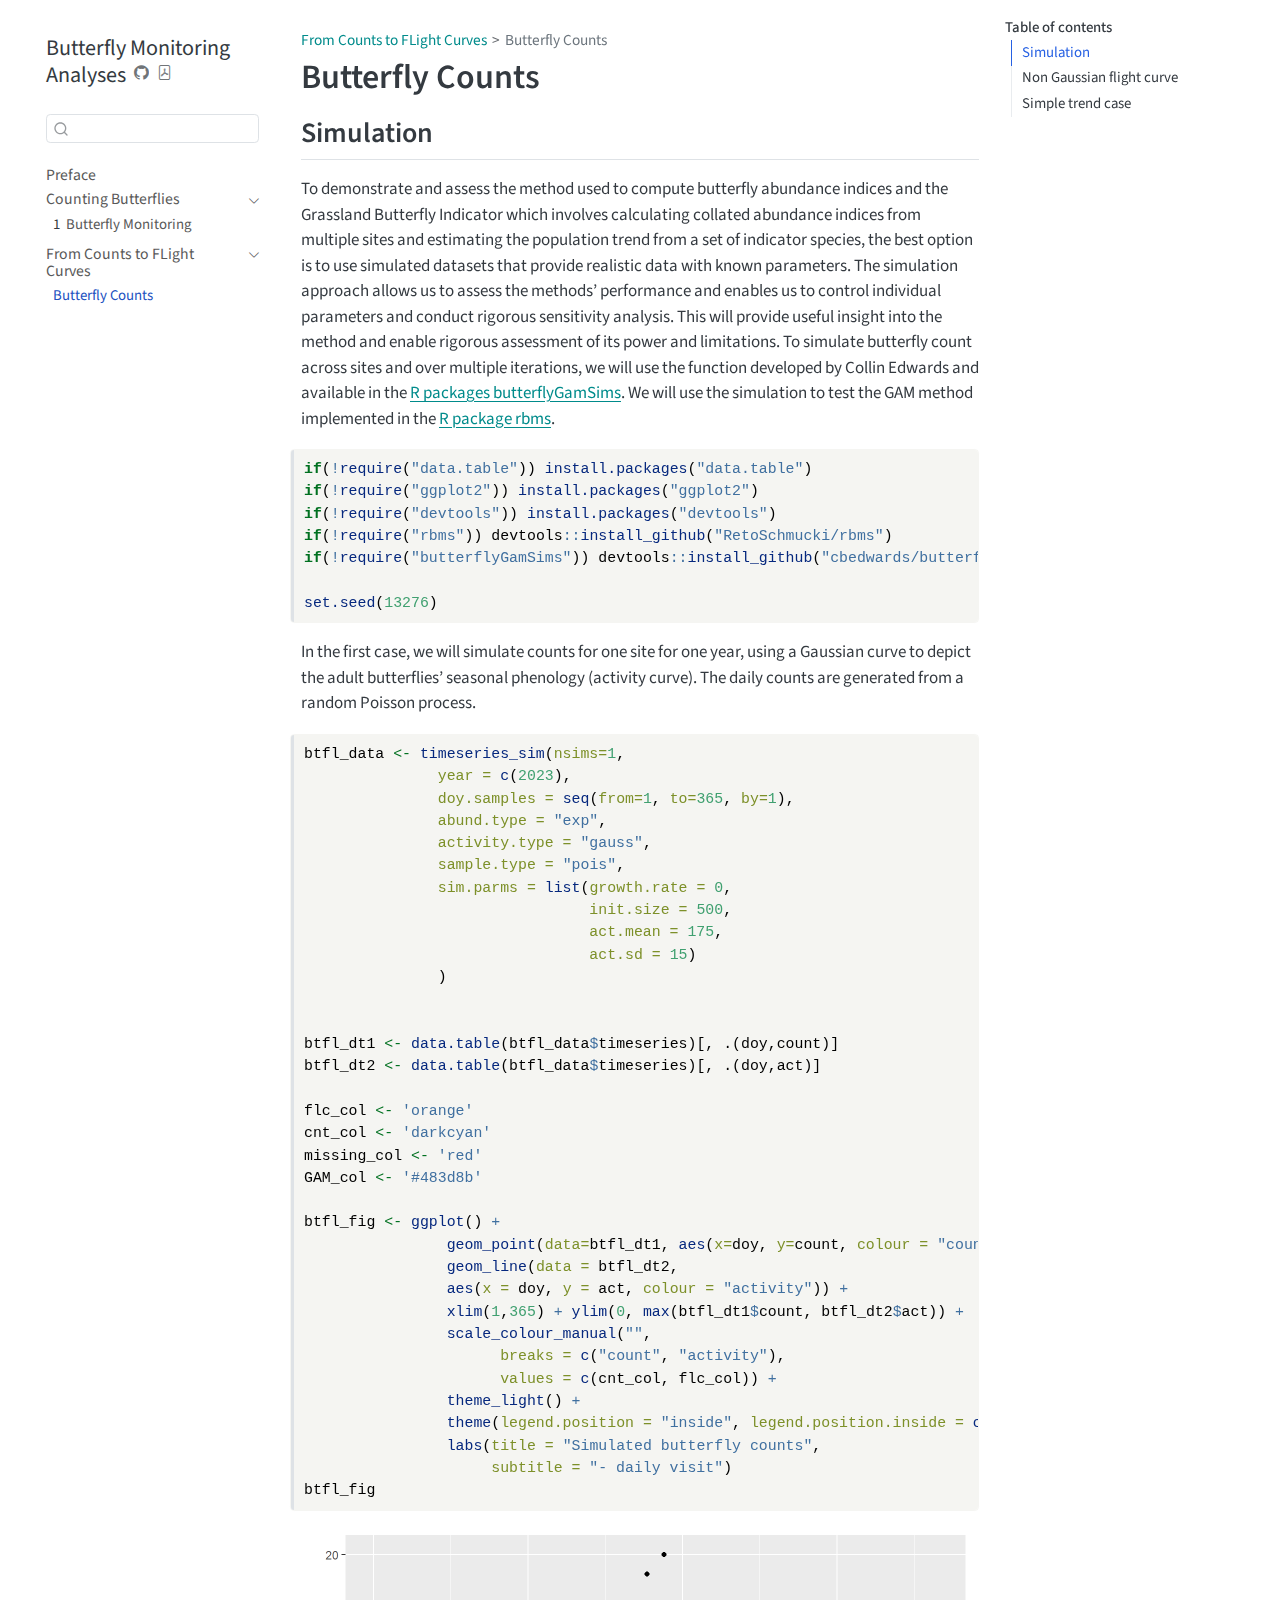
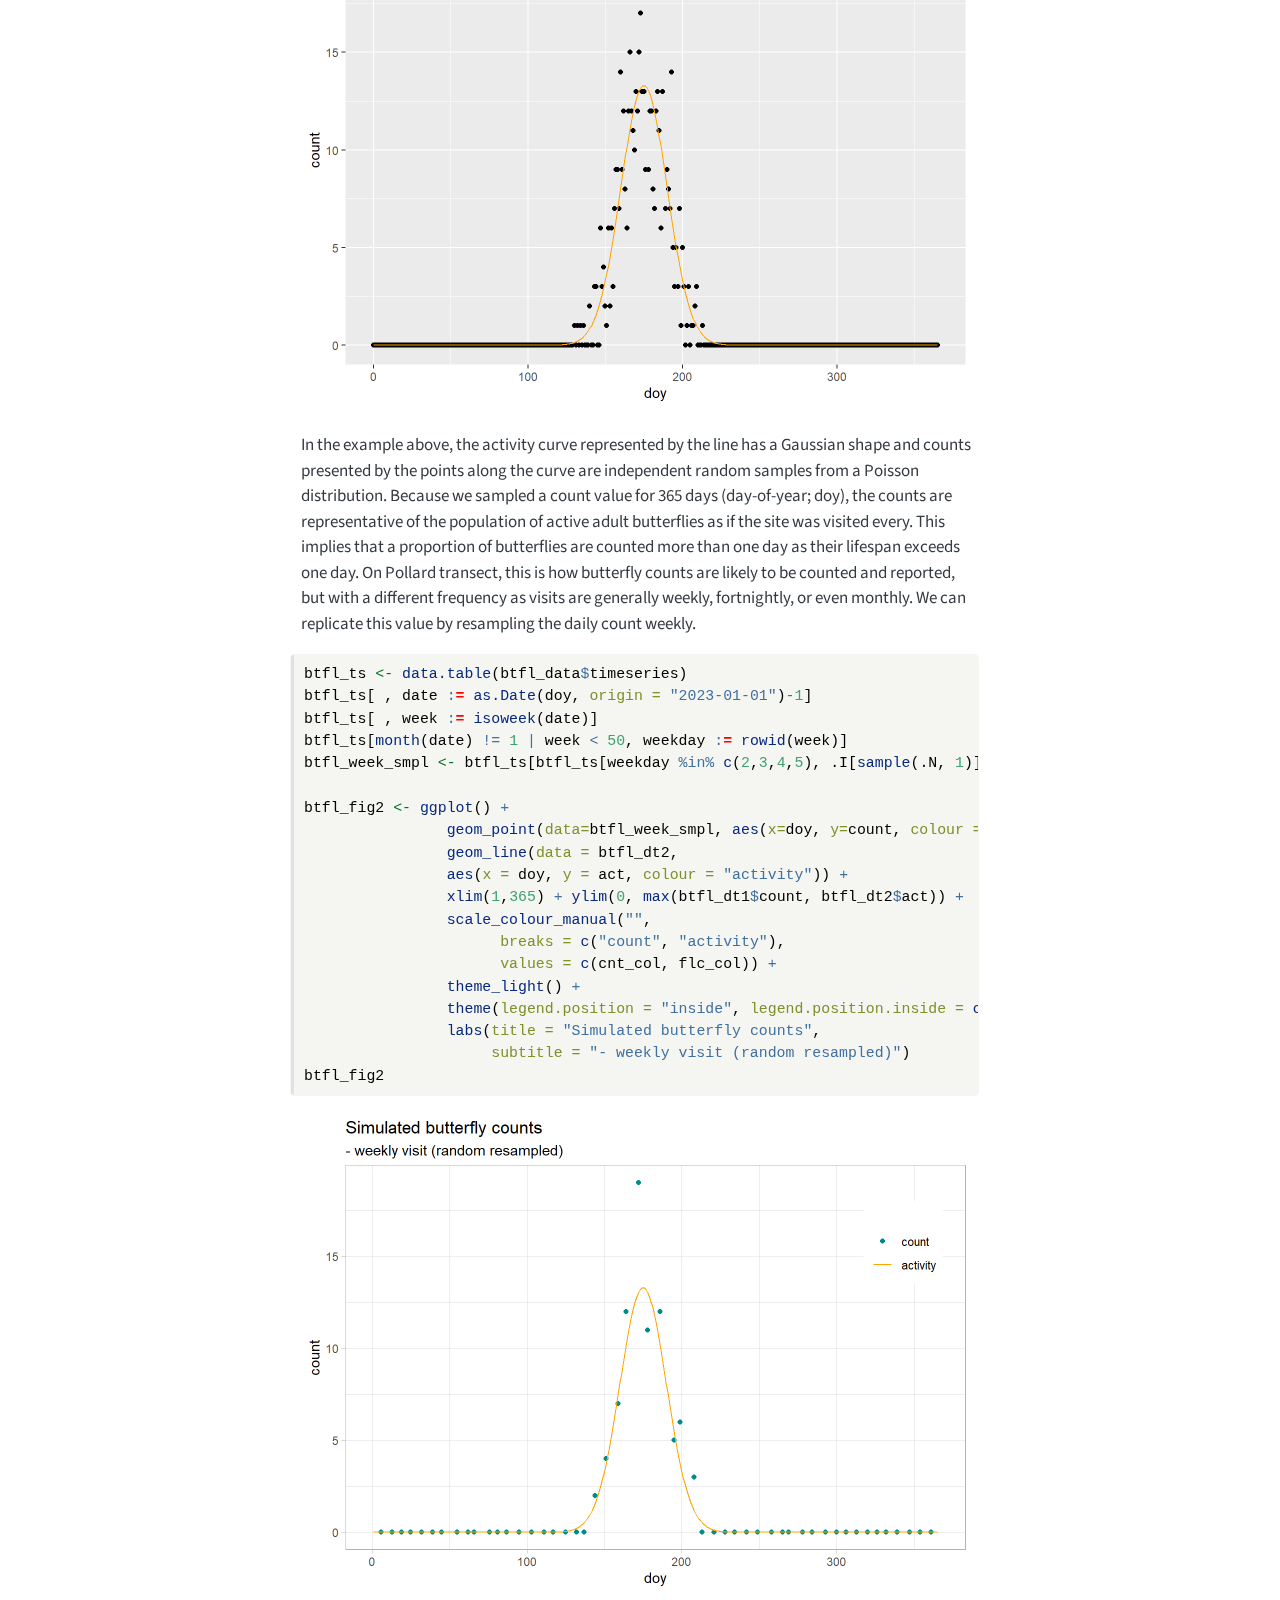
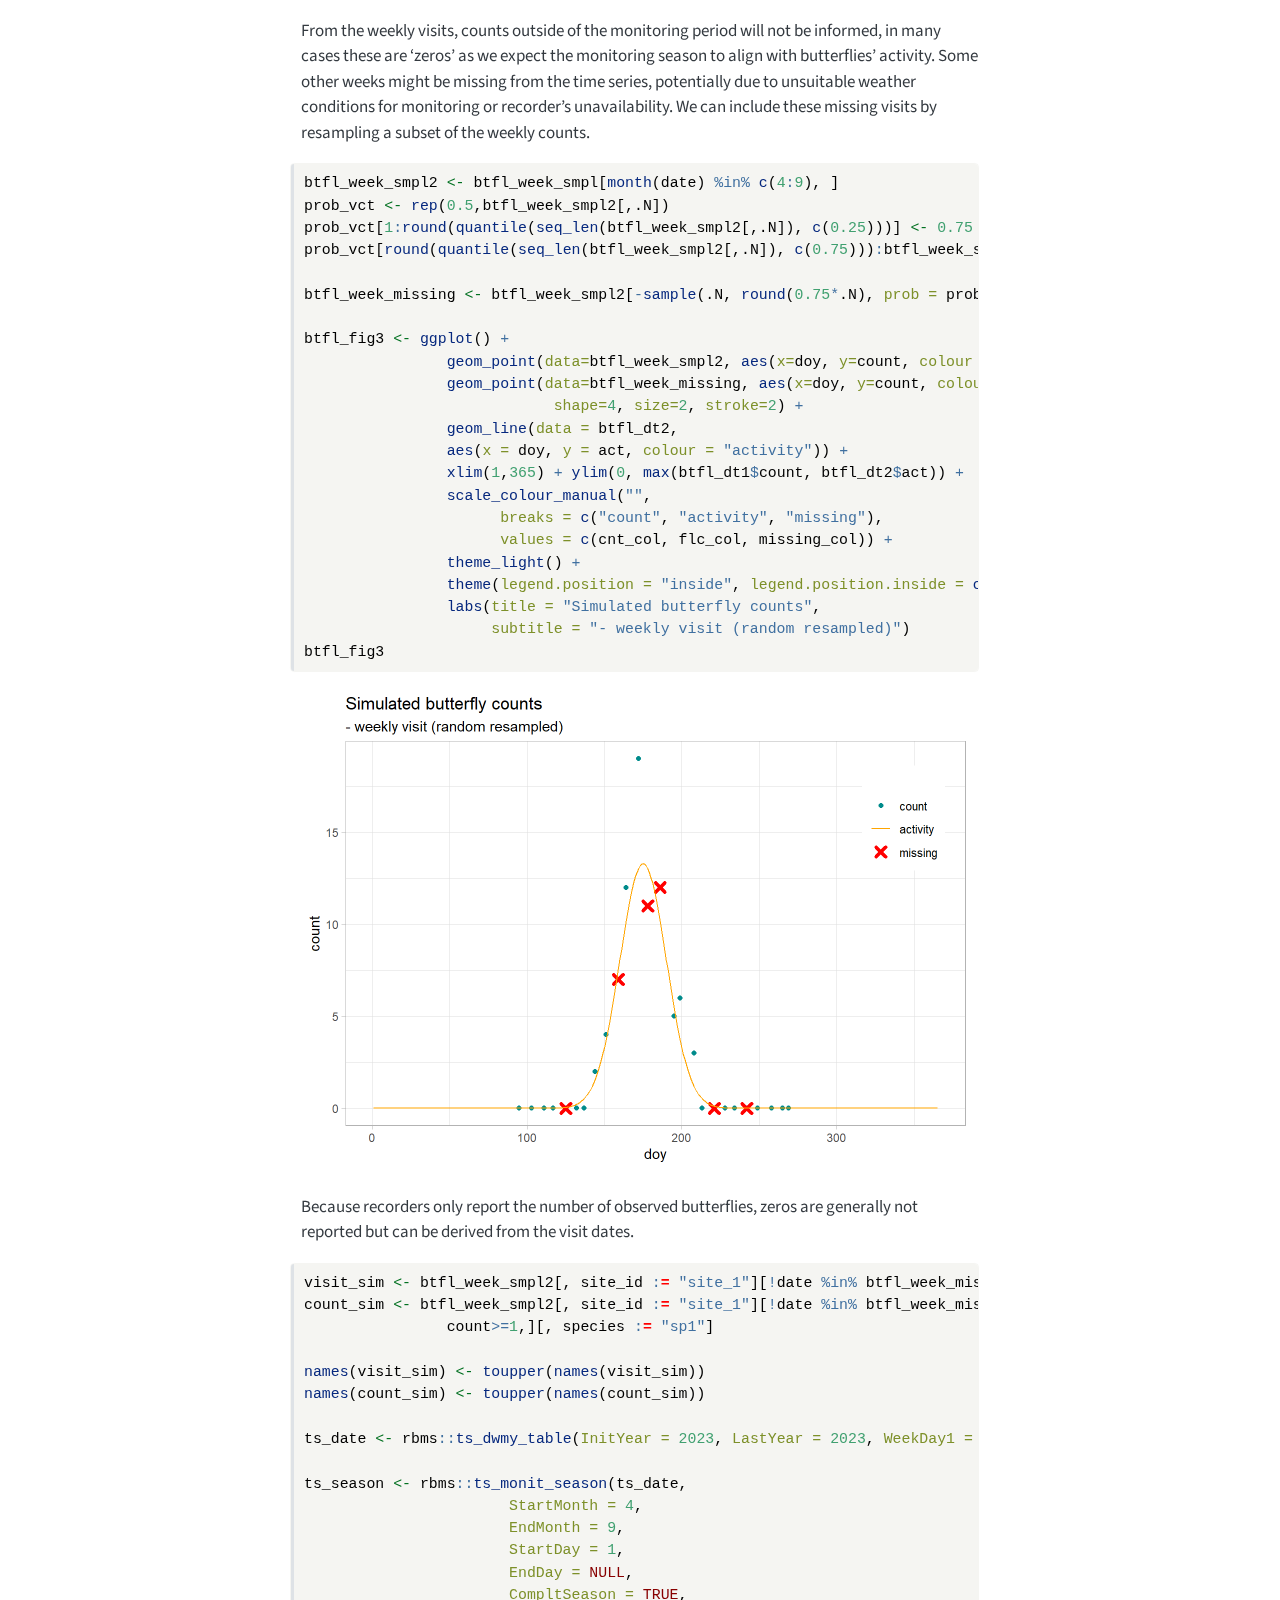
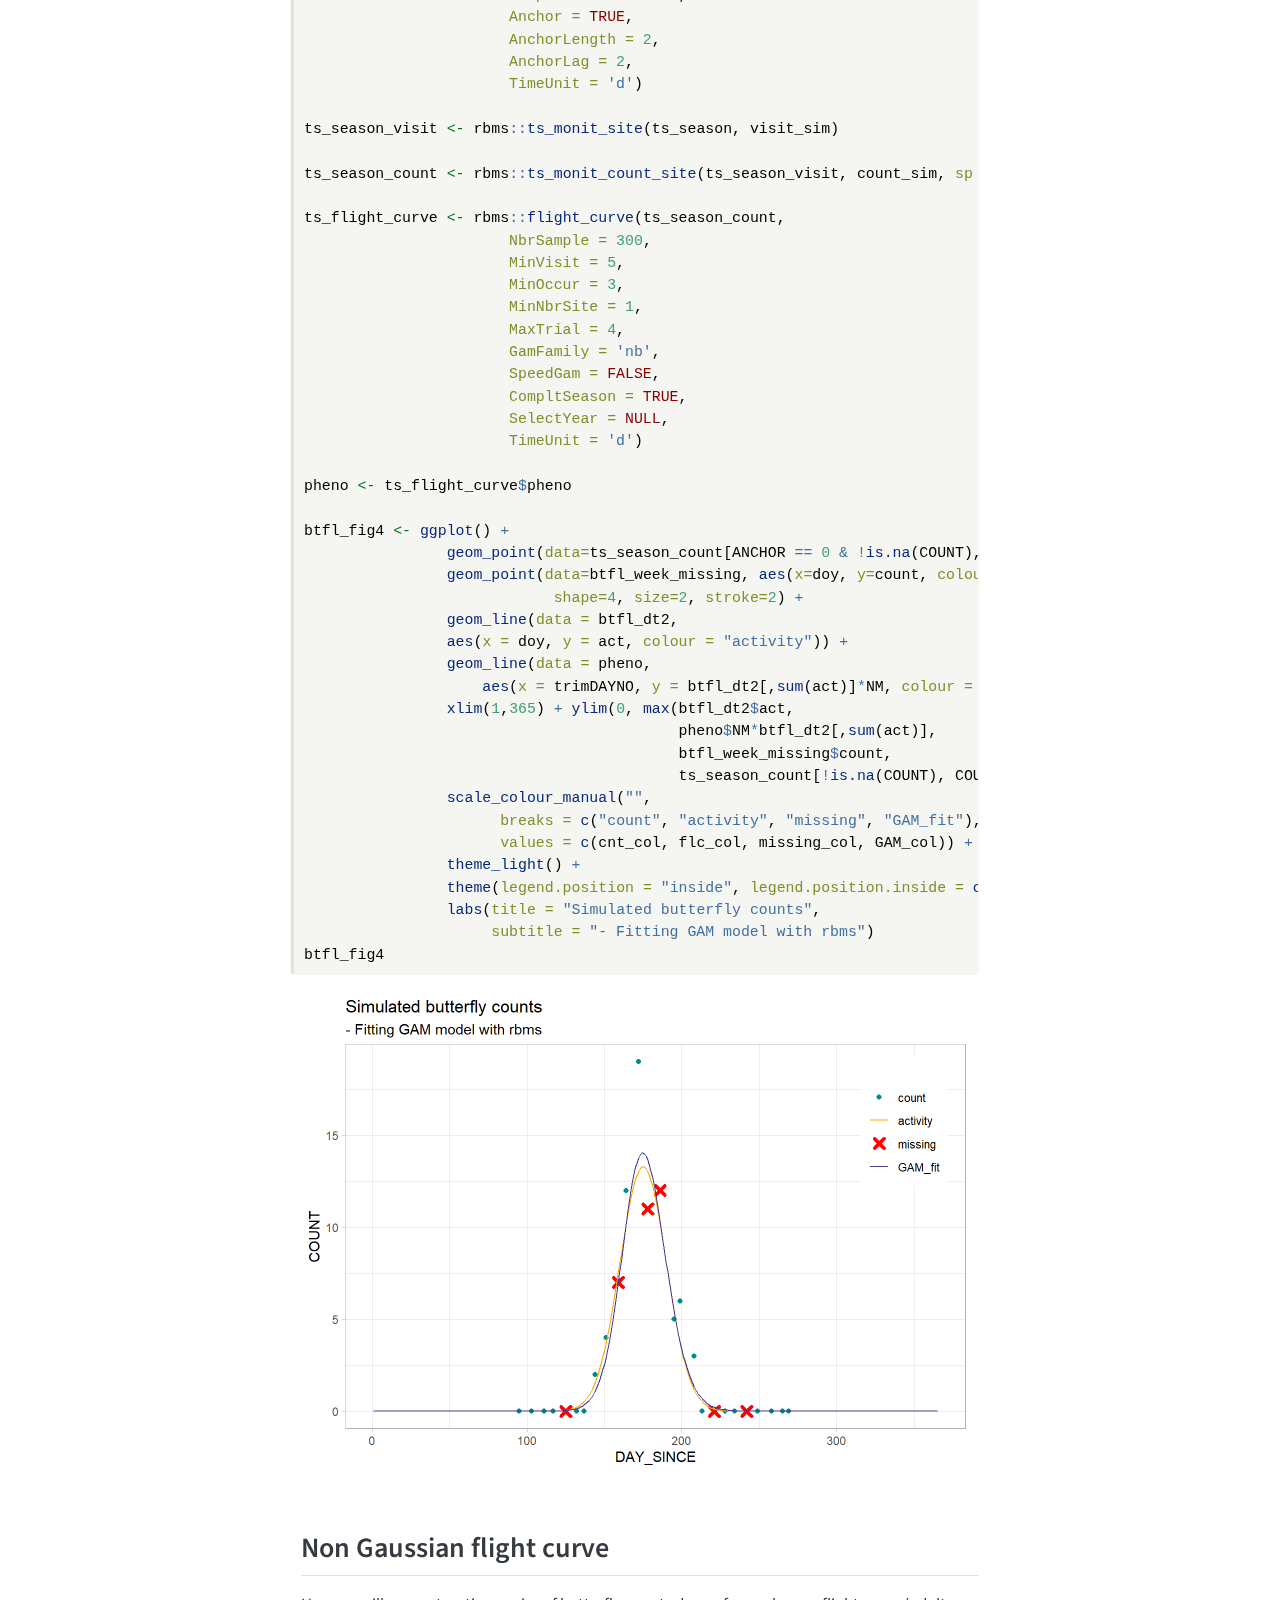
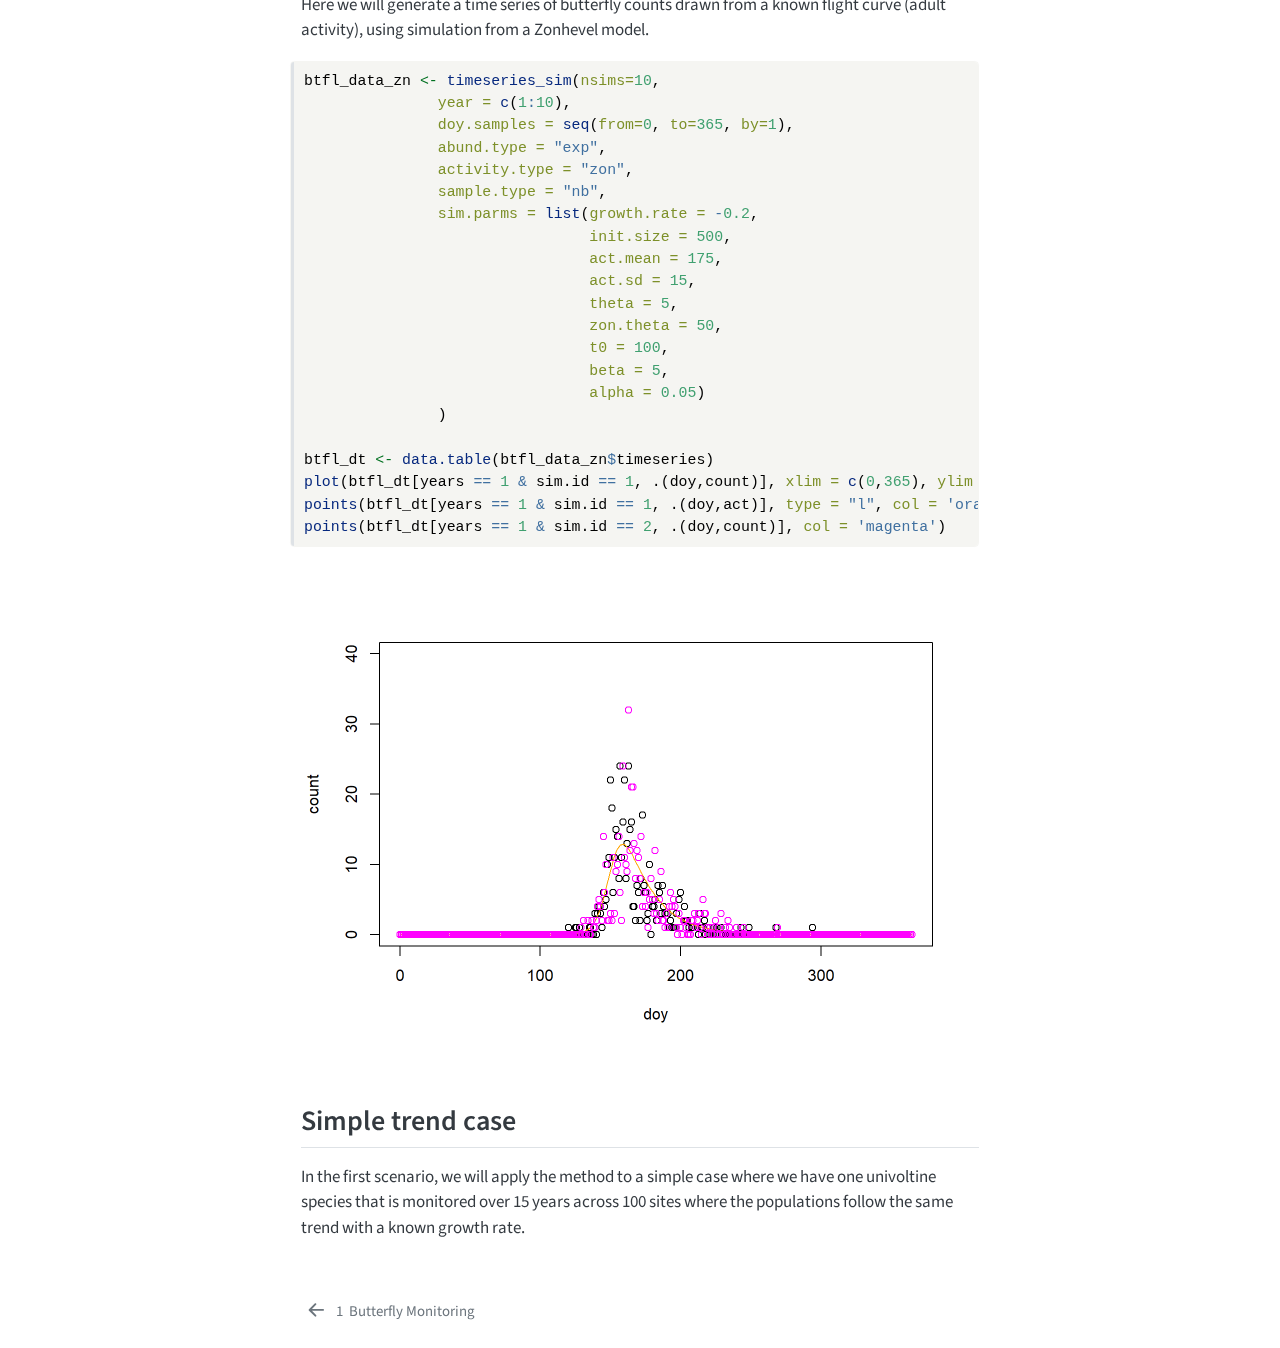
<file: _book/butterfly_counts.html>
<!DOCTYPE html>
<html xmlns="http://www.w3.org/1999/xhtml" lang="en" xml:lang="en"><head>

<meta charset="utf-8">
<meta name="generator" content="quarto-1.5.54">

<meta name="viewport" content="width=device-width, initial-scale=1.0, user-scalable=yes">


<title>Butterfly Counts – Butterfly Monitoring Analyses</title>
<style>
code{white-space: pre-wrap;}
span.smallcaps{font-variant: small-caps;}
div.columns{display: flex; gap: min(4vw, 1.5em);}
div.column{flex: auto; overflow-x: auto;}
div.hanging-indent{margin-left: 1.5em; text-indent: -1.5em;}
ul.task-list{list-style: none;}
ul.task-list li input[type="checkbox"] {
  width: 0.8em;
  margin: 0 0.8em 0.2em -1em; /* quarto-specific, see https://github.com/quarto-dev/quarto-cli/issues/4556 */ 
  vertical-align: middle;
}
/* CSS for syntax highlighting */
pre > code.sourceCode { white-space: pre; position: relative; }
pre > code.sourceCode > span { line-height: 1.25; }
pre > code.sourceCode > span:empty { height: 1.2em; }
.sourceCode { overflow: visible; }
code.sourceCode > span { color: inherit; text-decoration: inherit; }
div.sourceCode { margin: 1em 0; }
pre.sourceCode { margin: 0; }
@media screen {
div.sourceCode { overflow: auto; }
}
@media print {
pre > code.sourceCode { white-space: pre-wrap; }
pre > code.sourceCode > span { display: inline-block; text-indent: -5em; padding-left: 5em; }
}
pre.numberSource code
  { counter-reset: source-line 0; }
pre.numberSource code > span
  { position: relative; left: -4em; counter-increment: source-line; }
pre.numberSource code > span > a:first-child::before
  { content: counter(source-line);
    position: relative; left: -1em; text-align: right; vertical-align: baseline;
    border: none; display: inline-block;
    -webkit-touch-callout: none; -webkit-user-select: none;
    -khtml-user-select: none; -moz-user-select: none;
    -ms-user-select: none; user-select: none;
    padding: 0 4px; width: 4em;
  }
pre.numberSource { margin-left: 3em;  padding-left: 4px; }
div.sourceCode
  {   }
@media screen {
pre > code.sourceCode > span > a:first-child::before { text-decoration: underline; }
}
</style>


<script src="site_libs/quarto-nav/quarto-nav.js"></script>
<script src="site_libs/quarto-nav/headroom.min.js"></script>
<script src="site_libs/clipboard/clipboard.min.js"></script>
<script src="site_libs/quarto-search/autocomplete.umd.js"></script>
<script src="site_libs/quarto-search/fuse.min.js"></script>
<script src="site_libs/quarto-search/quarto-search.js"></script>
<meta name="quarto:offset" content="./">
<link href="./Butterfly_monitoring.html" rel="prev">
<script src="site_libs/quarto-html/quarto.js"></script>
<script src="site_libs/quarto-html/popper.min.js"></script>
<script src="site_libs/quarto-html/tippy.umd.min.js"></script>
<script src="site_libs/quarto-html/anchor.min.js"></script>
<link href="site_libs/quarto-html/tippy.css" rel="stylesheet">
<link href="site_libs/quarto-html/quarto-syntax-highlighting.css" rel="stylesheet" id="quarto-text-highlighting-styles">
<script src="site_libs/bootstrap/bootstrap.min.js"></script>
<link href="site_libs/bootstrap/bootstrap-icons.css" rel="stylesheet">
<link href="site_libs/bootstrap/bootstrap.min.css" rel="stylesheet" id="quarto-bootstrap" data-mode="light">
<script id="quarto-search-options" type="application/json">{
  "location": "sidebar",
  "copy-button": false,
  "collapse-after": 3,
  "panel-placement": "start",
  "type": "textbox",
  "limit": 50,
  "keyboard-shortcut": [
    "f",
    "/",
    "s"
  ],
  "show-item-context": false,
  "language": {
    "search-no-results-text": "No results",
    "search-matching-documents-text": "matching documents",
    "search-copy-link-title": "Copy link to search",
    "search-hide-matches-text": "Hide additional matches",
    "search-more-match-text": "more match in this document",
    "search-more-matches-text": "more matches in this document",
    "search-clear-button-title": "Clear",
    "search-text-placeholder": "",
    "search-detached-cancel-button-title": "Cancel",
    "search-submit-button-title": "Submit",
    "search-label": "Search"
  }
}</script>


</head>

<body class="nav-sidebar floating">

<div id="quarto-search-results"></div>
  <header id="quarto-header" class="headroom fixed-top">
  <nav class="quarto-secondary-nav">
    <div class="container-fluid d-flex">
      <button type="button" class="quarto-btn-toggle btn" data-bs-toggle="collapse" role="button" data-bs-target=".quarto-sidebar-collapse-item" aria-controls="quarto-sidebar" aria-expanded="false" aria-label="Toggle sidebar navigation" onclick="if (window.quartoToggleHeadroom) { window.quartoToggleHeadroom(); }">
        <i class="bi bi-layout-text-sidebar-reverse"></i>
      </button>
        <nav class="quarto-page-breadcrumbs" aria-label="breadcrumb"><ol class="breadcrumb"><li class="breadcrumb-item"><a href="./butterfly_counts.html">From Counts to FLight Curves</a></li><li class="breadcrumb-item"><a href="./butterfly_counts.html">Butterfly Counts</a></li></ol></nav>
        <a class="flex-grow-1" role="navigation" data-bs-toggle="collapse" data-bs-target=".quarto-sidebar-collapse-item" aria-controls="quarto-sidebar" aria-expanded="false" aria-label="Toggle sidebar navigation" onclick="if (window.quartoToggleHeadroom) { window.quartoToggleHeadroom(); }">      
        </a>
      <button type="button" class="btn quarto-search-button" aria-label="Search" onclick="window.quartoOpenSearch();">
        <i class="bi bi-search"></i>
      </button>
    </div>
  </nav>
</header>
<!-- content -->
<div id="quarto-content" class="quarto-container page-columns page-rows-contents page-layout-article">
<!-- sidebar -->
  <nav id="quarto-sidebar" class="sidebar collapse collapse-horizontal quarto-sidebar-collapse-item sidebar-navigation floating overflow-auto">
    <div class="pt-lg-2 mt-2 text-left sidebar-header">
    <div class="sidebar-title mb-0 py-0">
      <a href="./">Butterfly Monitoring Analyses</a> 
        <div class="sidebar-tools-main">
    <a href="https://github.com/RetoSchmucki/Butterfly-Monitoring-Analyses" title="Source Code" class="quarto-navigation-tool px-1" aria-label="Source Code"><i class="bi bi-github"></i></a>
    <a href="./Butterfly-Monitoring-Analyses.pdf" title="Download PDF" class="quarto-navigation-tool px-1" aria-label="Download PDF"><i class="bi bi-file-pdf"></i></a>
</div>
    </div>
      </div>
        <div class="mt-2 flex-shrink-0 align-items-center">
        <div class="sidebar-search">
        <div id="quarto-search" class="" title="Search"></div>
        </div>
        </div>
    <div class="sidebar-menu-container"> 
    <ul class="list-unstyled mt-1">
        <li class="sidebar-item">
  <div class="sidebar-item-container"> 
  <a href="./index.html" class="sidebar-item-text sidebar-link">
 <span class="menu-text">Preface</span></a>
  </div>
</li>
        <li class="sidebar-item sidebar-item-section">
      <div class="sidebar-item-container"> 
            <a class="sidebar-item-text sidebar-link text-start" data-bs-toggle="collapse" data-bs-target="#quarto-sidebar-section-1" role="navigation" aria-expanded="true">
 <span class="menu-text">Counting Butterflies</span></a>
          <a class="sidebar-item-toggle text-start" data-bs-toggle="collapse" data-bs-target="#quarto-sidebar-section-1" role="navigation" aria-expanded="true" aria-label="Toggle section">
            <i class="bi bi-chevron-right ms-2"></i>
          </a> 
      </div>
      <ul id="quarto-sidebar-section-1" class="collapse list-unstyled sidebar-section depth1 show">  
          <li class="sidebar-item">
  <div class="sidebar-item-container"> 
  <a href="./Butterfly_monitoring.html" class="sidebar-item-text sidebar-link">
 <span class="menu-text"><span class="chapter-number">1</span>&nbsp; <span class="chapter-title">Butterfly Monitoring</span></span></a>
  </div>
</li>
      </ul>
  </li>
        <li class="sidebar-item sidebar-item-section">
      <div class="sidebar-item-container"> 
            <a class="sidebar-item-text sidebar-link text-start" data-bs-toggle="collapse" data-bs-target="#quarto-sidebar-section-2" role="navigation" aria-expanded="true">
 <span class="menu-text">From Counts to FLight Curves</span></a>
          <a class="sidebar-item-toggle text-start" data-bs-toggle="collapse" data-bs-target="#quarto-sidebar-section-2" role="navigation" aria-expanded="true" aria-label="Toggle section">
            <i class="bi bi-chevron-right ms-2"></i>
          </a> 
      </div>
      <ul id="quarto-sidebar-section-2" class="collapse list-unstyled sidebar-section depth1 show">  
          <li class="sidebar-item">
  <div class="sidebar-item-container"> 
  <a href="./butterfly_counts.html" class="sidebar-item-text sidebar-link active">
 <span class="menu-text">Butterfly Counts</span></a>
  </div>
</li>
      </ul>
  </li>
    </ul>
    </div>
</nav>
<div id="quarto-sidebar-glass" class="quarto-sidebar-collapse-item" data-bs-toggle="collapse" data-bs-target=".quarto-sidebar-collapse-item"></div>
<!-- margin-sidebar -->
    <div id="quarto-margin-sidebar" class="sidebar margin-sidebar">
        <nav id="TOC" role="doc-toc" class="toc-active">
    <h2 id="toc-title">Table of contents</h2>
   
  <ul>
  <li><a href="#simulation" id="toc-simulation" class="nav-link active" data-scroll-target="#simulation">Simulation</a></li>
  <li><a href="#non-gaussian-flight-curve" id="toc-non-gaussian-flight-curve" class="nav-link" data-scroll-target="#non-gaussian-flight-curve">Non Gaussian flight curve</a></li>
  <li><a href="#simple-trend-case" id="toc-simple-trend-case" class="nav-link" data-scroll-target="#simple-trend-case">Simple trend case</a></li>
  </ul>
</nav>
    </div>
<!-- main -->
<main class="content" id="quarto-document-content">

<header id="title-block-header" class="quarto-title-block default"><nav class="quarto-page-breadcrumbs quarto-title-breadcrumbs d-none d-lg-block" aria-label="breadcrumb"><ol class="breadcrumb"><li class="breadcrumb-item"><a href="./butterfly_counts.html">From Counts to FLight Curves</a></li><li class="breadcrumb-item"><a href="./butterfly_counts.html">Butterfly Counts</a></li></ol></nav>
<div class="quarto-title">
<h1 class="title">Butterfly Counts</h1>
</div>



<div class="quarto-title-meta">

    
  
    
  </div>
  


</header>


<section id="simulation" class="level2">
<h2 class="anchored" data-anchor-id="simulation">Simulation</h2>
<p>To demonstrate and assess the method used to compute butterfly abundance indices and the Grassland Butterfly Indicator which involves calculating collated abundance indices from multiple sites and estimating the population trend from a set of indicator species, the best option is to use simulated datasets that provide realistic data with known parameters. The simulation approach allows us to assess the methods’ performance and enables us to control individual parameters and conduct rigorous sensitivity analysis. This will provide useful insight into the method and enable rigorous assessment of its power and limitations. To simulate butterfly count across sites and over multiple iterations, we will use the function developed by Collin Edwards and available in the <a href="https://github.com/cbedwards/butterflyGamSims/tree/main">R packages butterflyGamSims</a>. We will use the simulation to test the GAM method implemented in the <a href="https://retoschmucki.github.io/rbms/index.html">R package rbms</a>.</p>
<div class="cell" data-messages="false">
<div class="sourceCode cell-code" id="cb1"><pre class="sourceCode r code-with-copy"><code class="sourceCode r"><span id="cb1-1"><a href="#cb1-1" aria-hidden="true" tabindex="-1"></a><span class="cf">if</span>(<span class="sc">!</span><span class="fu">require</span>(<span class="st">"data.table"</span>)) <span class="fu">install.packages</span>(<span class="st">"data.table"</span>)</span>
<span id="cb1-2"><a href="#cb1-2" aria-hidden="true" tabindex="-1"></a><span class="cf">if</span>(<span class="sc">!</span><span class="fu">require</span>(<span class="st">"ggplot2"</span>)) <span class="fu">install.packages</span>(<span class="st">"ggplot2"</span>)</span>
<span id="cb1-3"><a href="#cb1-3" aria-hidden="true" tabindex="-1"></a><span class="cf">if</span>(<span class="sc">!</span><span class="fu">require</span>(<span class="st">"devtools"</span>)) <span class="fu">install.packages</span>(<span class="st">"devtools"</span>)</span>
<span id="cb1-4"><a href="#cb1-4" aria-hidden="true" tabindex="-1"></a><span class="cf">if</span>(<span class="sc">!</span><span class="fu">require</span>(<span class="st">"rbms"</span>)) devtools<span class="sc">::</span><span class="fu">install_github</span>(<span class="st">"RetoSchmucki/rbms"</span>)</span>
<span id="cb1-5"><a href="#cb1-5" aria-hidden="true" tabindex="-1"></a><span class="cf">if</span>(<span class="sc">!</span><span class="fu">require</span>(<span class="st">"butterflyGamSims"</span>)) devtools<span class="sc">::</span><span class="fu">install_github</span>(<span class="st">"cbedwards/butterflyGamSims"</span>)</span>
<span id="cb1-6"><a href="#cb1-6" aria-hidden="true" tabindex="-1"></a></span>
<span id="cb1-7"><a href="#cb1-7" aria-hidden="true" tabindex="-1"></a><span class="fu">set.seed</span>(<span class="dv">13276</span>)</span></code><button title="Copy to Clipboard" class="code-copy-button"><i class="bi"></i></button></pre></div>
</div>
<p>In the first case, we will simulate counts for one site for one year, using a Gaussian curve to depict the adult butterflies’ seasonal phenology (activity curve). The daily counts are generated from a random Poisson process.</p>
<div class="cell">
<div class="sourceCode cell-code" id="cb2"><pre class="sourceCode r code-with-copy"><code class="sourceCode r"><span id="cb2-1"><a href="#cb2-1" aria-hidden="true" tabindex="-1"></a>btfl_data <span class="ot">&lt;-</span> <span class="fu">timeseries_sim</span>(<span class="at">nsims=</span><span class="dv">1</span>,</span>
<span id="cb2-2"><a href="#cb2-2" aria-hidden="true" tabindex="-1"></a>               <span class="at">year =</span> <span class="fu">c</span>(<span class="dv">2023</span>),</span>
<span id="cb2-3"><a href="#cb2-3" aria-hidden="true" tabindex="-1"></a>               <span class="at">doy.samples =</span> <span class="fu">seq</span>(<span class="at">from=</span><span class="dv">1</span>, <span class="at">to=</span><span class="dv">365</span>, <span class="at">by=</span><span class="dv">1</span>),</span>
<span id="cb2-4"><a href="#cb2-4" aria-hidden="true" tabindex="-1"></a>               <span class="at">abund.type =</span> <span class="st">"exp"</span>,</span>
<span id="cb2-5"><a href="#cb2-5" aria-hidden="true" tabindex="-1"></a>               <span class="at">activity.type =</span> <span class="st">"gauss"</span>,</span>
<span id="cb2-6"><a href="#cb2-6" aria-hidden="true" tabindex="-1"></a>               <span class="at">sample.type =</span> <span class="st">"pois"</span>,</span>
<span id="cb2-7"><a href="#cb2-7" aria-hidden="true" tabindex="-1"></a>               <span class="at">sim.parms =</span> <span class="fu">list</span>(<span class="at">growth.rate =</span> <span class="dv">0</span>,</span>
<span id="cb2-8"><a href="#cb2-8" aria-hidden="true" tabindex="-1"></a>                                <span class="at">init.size =</span> <span class="dv">500</span>, </span>
<span id="cb2-9"><a href="#cb2-9" aria-hidden="true" tabindex="-1"></a>                                <span class="at">act.mean =</span> <span class="dv">175</span>,</span>
<span id="cb2-10"><a href="#cb2-10" aria-hidden="true" tabindex="-1"></a>                                <span class="at">act.sd =</span> <span class="dv">15</span>)</span>
<span id="cb2-11"><a href="#cb2-11" aria-hidden="true" tabindex="-1"></a>               )</span>
<span id="cb2-12"><a href="#cb2-12" aria-hidden="true" tabindex="-1"></a></span>
<span id="cb2-13"><a href="#cb2-13" aria-hidden="true" tabindex="-1"></a></span>
<span id="cb2-14"><a href="#cb2-14" aria-hidden="true" tabindex="-1"></a>btfl_dt1 <span class="ot">&lt;-</span> <span class="fu">data.table</span>(btfl_data<span class="sc">$</span>timeseries)[, .(doy,count)]</span>
<span id="cb2-15"><a href="#cb2-15" aria-hidden="true" tabindex="-1"></a>btfl_dt2 <span class="ot">&lt;-</span> <span class="fu">data.table</span>(btfl_data<span class="sc">$</span>timeseries)[, .(doy,act)]</span>
<span id="cb2-16"><a href="#cb2-16" aria-hidden="true" tabindex="-1"></a></span>
<span id="cb2-17"><a href="#cb2-17" aria-hidden="true" tabindex="-1"></a>flc_col <span class="ot">&lt;-</span> <span class="st">'orange'</span></span>
<span id="cb2-18"><a href="#cb2-18" aria-hidden="true" tabindex="-1"></a>cnt_col <span class="ot">&lt;-</span> <span class="st">'darkcyan'</span></span>
<span id="cb2-19"><a href="#cb2-19" aria-hidden="true" tabindex="-1"></a>missing_col <span class="ot">&lt;-</span> <span class="st">'red'</span></span>
<span id="cb2-20"><a href="#cb2-20" aria-hidden="true" tabindex="-1"></a>GAM_col <span class="ot">&lt;-</span> <span class="st">'#483d8b'</span></span>
<span id="cb2-21"><a href="#cb2-21" aria-hidden="true" tabindex="-1"></a></span>
<span id="cb2-22"><a href="#cb2-22" aria-hidden="true" tabindex="-1"></a>btfl_fig <span class="ot">&lt;-</span> <span class="fu">ggplot</span>() <span class="sc">+</span></span>
<span id="cb2-23"><a href="#cb2-23" aria-hidden="true" tabindex="-1"></a>                <span class="fu">geom_point</span>(<span class="at">data=</span>btfl_dt1, <span class="fu">aes</span>(<span class="at">x=</span>doy, <span class="at">y=</span>count, <span class="at">colour =</span> <span class="st">"count"</span>)) <span class="sc">+</span> </span>
<span id="cb2-24"><a href="#cb2-24" aria-hidden="true" tabindex="-1"></a>                <span class="fu">geom_line</span>(<span class="at">data =</span> btfl_dt2,</span>
<span id="cb2-25"><a href="#cb2-25" aria-hidden="true" tabindex="-1"></a>                <span class="fu">aes</span>(<span class="at">x =</span> doy, <span class="at">y =</span> act, <span class="at">colour =</span> <span class="st">"activity"</span>)) <span class="sc">+</span></span>
<span id="cb2-26"><a href="#cb2-26" aria-hidden="true" tabindex="-1"></a>                <span class="fu">xlim</span>(<span class="dv">1</span>,<span class="dv">365</span>) <span class="sc">+</span> <span class="fu">ylim</span>(<span class="dv">0</span>, <span class="fu">max</span>(btfl_dt1<span class="sc">$</span>count, btfl_dt2<span class="sc">$</span>act)) <span class="sc">+</span> </span>
<span id="cb2-27"><a href="#cb2-27" aria-hidden="true" tabindex="-1"></a>                <span class="fu">scale_colour_manual</span>(<span class="st">""</span>, </span>
<span id="cb2-28"><a href="#cb2-28" aria-hidden="true" tabindex="-1"></a>                      <span class="at">breaks =</span> <span class="fu">c</span>(<span class="st">"count"</span>, <span class="st">"activity"</span>),</span>
<span id="cb2-29"><a href="#cb2-29" aria-hidden="true" tabindex="-1"></a>                      <span class="at">values =</span> <span class="fu">c</span>(cnt_col, flc_col)) <span class="sc">+</span></span>
<span id="cb2-30"><a href="#cb2-30" aria-hidden="true" tabindex="-1"></a>                <span class="fu">theme_light</span>() <span class="sc">+</span> </span>
<span id="cb2-31"><a href="#cb2-31" aria-hidden="true" tabindex="-1"></a>                <span class="fu">theme</span>(<span class="at">legend.position =</span> <span class="st">"inside"</span>, <span class="at">legend.position.inside =</span> <span class="fu">c</span>(<span class="fl">0.9</span>, <span class="fl">0.8</span>)) <span class="sc">+</span></span>
<span id="cb2-32"><a href="#cb2-32" aria-hidden="true" tabindex="-1"></a>                <span class="fu">labs</span>(<span class="at">title =</span> <span class="st">"Simulated butterfly counts"</span>,</span>
<span id="cb2-33"><a href="#cb2-33" aria-hidden="true" tabindex="-1"></a>                     <span class="at">subtitle =</span> <span class="st">"- daily visit"</span>)</span>
<span id="cb2-34"><a href="#cb2-34" aria-hidden="true" tabindex="-1"></a>btfl_fig</span></code><button title="Copy to Clipboard" class="code-copy-button"><i class="bi"></i></button></pre></div>
<div class="cell-output-display">
<div>
<figure class="figure">
<p><img src="butterfly_counts_files/figure-html/unnamed-chunk-2-1.png" class="img-fluid figure-img" width="672"></p>
</figure>
</div>
</div>
</div>
<p>In the example above, the activity curve represented by the line has a Gaussian shape and counts presented by the points along the curve are independent random samples from a Poisson distribution. Because we sampled a count value for 365 days (day-of-year; doy), the counts are representative of the population of active adult butterflies as if the site was visited every. This implies that a proportion of butterflies are counted more than one day as their lifespan exceeds one day. On Pollard transect, this is how butterfly counts are likely to be counted and reported, but with a different frequency as visits are generally weekly, fortnightly, or even monthly. We can replicate this value by resampling the daily count weekly.</p>
<div class="cell">
<div class="sourceCode cell-code" id="cb3"><pre class="sourceCode r code-with-copy"><code class="sourceCode r"><span id="cb3-1"><a href="#cb3-1" aria-hidden="true" tabindex="-1"></a>btfl_ts <span class="ot">&lt;-</span> <span class="fu">data.table</span>(btfl_data<span class="sc">$</span>timeseries)</span>
<span id="cb3-2"><a href="#cb3-2" aria-hidden="true" tabindex="-1"></a>btfl_ts[ , date <span class="sc">:</span><span class="er">=</span> <span class="fu">as.Date</span>(doy, <span class="at">origin =</span> <span class="st">"2023-01-01"</span>)<span class="sc">-</span><span class="dv">1</span>]</span>
<span id="cb3-3"><a href="#cb3-3" aria-hidden="true" tabindex="-1"></a>btfl_ts[ , week <span class="sc">:</span><span class="er">=</span> <span class="fu">isoweek</span>(date)]</span>
<span id="cb3-4"><a href="#cb3-4" aria-hidden="true" tabindex="-1"></a>btfl_ts[<span class="fu">month</span>(date) <span class="sc">!=</span> <span class="dv">1</span> <span class="sc">|</span> week <span class="sc">&lt;</span> <span class="dv">50</span>, weekday <span class="sc">:</span><span class="er">=</span> <span class="fu">rowid</span>(week)]</span>
<span id="cb3-5"><a href="#cb3-5" aria-hidden="true" tabindex="-1"></a>btfl_week_smpl <span class="ot">&lt;-</span> btfl_ts[btfl_ts[weekday <span class="sc">%in%</span> <span class="fu">c</span>(<span class="dv">2</span>,<span class="dv">3</span>,<span class="dv">4</span>,<span class="dv">5</span>), .I[<span class="fu">sample</span>(.N, <span class="dv">1</span>)], by <span class="ot">=</span> week][[<span class="dv">2</span>]]]</span>
<span id="cb3-6"><a href="#cb3-6" aria-hidden="true" tabindex="-1"></a></span>
<span id="cb3-7"><a href="#cb3-7" aria-hidden="true" tabindex="-1"></a>btfl_fig2 <span class="ot">&lt;-</span> <span class="fu">ggplot</span>() <span class="sc">+</span></span>
<span id="cb3-8"><a href="#cb3-8" aria-hidden="true" tabindex="-1"></a>                <span class="fu">geom_point</span>(<span class="at">data=</span>btfl_week_smpl, <span class="fu">aes</span>(<span class="at">x=</span>doy, <span class="at">y=</span>count, <span class="at">colour =</span> <span class="st">"count"</span>)) <span class="sc">+</span> </span>
<span id="cb3-9"><a href="#cb3-9" aria-hidden="true" tabindex="-1"></a>                <span class="fu">geom_line</span>(<span class="at">data =</span> btfl_dt2,</span>
<span id="cb3-10"><a href="#cb3-10" aria-hidden="true" tabindex="-1"></a>                <span class="fu">aes</span>(<span class="at">x =</span> doy, <span class="at">y =</span> act, <span class="at">colour =</span> <span class="st">"activity"</span>)) <span class="sc">+</span></span>
<span id="cb3-11"><a href="#cb3-11" aria-hidden="true" tabindex="-1"></a>                <span class="fu">xlim</span>(<span class="dv">1</span>,<span class="dv">365</span>) <span class="sc">+</span> <span class="fu">ylim</span>(<span class="dv">0</span>, <span class="fu">max</span>(btfl_dt1<span class="sc">$</span>count, btfl_dt2<span class="sc">$</span>act)) <span class="sc">+</span> </span>
<span id="cb3-12"><a href="#cb3-12" aria-hidden="true" tabindex="-1"></a>                <span class="fu">scale_colour_manual</span>(<span class="st">""</span>, </span>
<span id="cb3-13"><a href="#cb3-13" aria-hidden="true" tabindex="-1"></a>                      <span class="at">breaks =</span> <span class="fu">c</span>(<span class="st">"count"</span>, <span class="st">"activity"</span>),</span>
<span id="cb3-14"><a href="#cb3-14" aria-hidden="true" tabindex="-1"></a>                      <span class="at">values =</span> <span class="fu">c</span>(cnt_col, flc_col)) <span class="sc">+</span></span>
<span id="cb3-15"><a href="#cb3-15" aria-hidden="true" tabindex="-1"></a>                <span class="fu">theme_light</span>() <span class="sc">+</span> </span>
<span id="cb3-16"><a href="#cb3-16" aria-hidden="true" tabindex="-1"></a>                <span class="fu">theme</span>(<span class="at">legend.position =</span> <span class="st">"inside"</span>, <span class="at">legend.position.inside =</span> <span class="fu">c</span>(<span class="fl">0.9</span>, <span class="fl">0.8</span>)) <span class="sc">+</span></span>
<span id="cb3-17"><a href="#cb3-17" aria-hidden="true" tabindex="-1"></a>                <span class="fu">labs</span>(<span class="at">title =</span> <span class="st">"Simulated butterfly counts"</span>,</span>
<span id="cb3-18"><a href="#cb3-18" aria-hidden="true" tabindex="-1"></a>                     <span class="at">subtitle =</span> <span class="st">"- weekly visit (random resampled)"</span>)</span>
<span id="cb3-19"><a href="#cb3-19" aria-hidden="true" tabindex="-1"></a>btfl_fig2</span></code><button title="Copy to Clipboard" class="code-copy-button"><i class="bi"></i></button></pre></div>
<div class="cell-output-display">
<div>
<figure class="figure">
<p><img src="butterfly_counts_files/figure-html/time-sample-1.png" class="img-fluid figure-img" width="672"></p>
</figure>
</div>
</div>
</div>
<p>From the weekly visits, counts outside of the monitoring period will not be informed, in many cases these are ‘zeros’ as we expect the monitoring season to align with butterflies’ activity. Some other weeks might be missing from the time series, potentially due to unsuitable weather conditions for monitoring or recorder’s unavailability. We can include these missing visits by resampling a subset of the weekly counts.</p>
<div class="cell">
<div class="sourceCode cell-code" id="cb4"><pre class="sourceCode r code-with-copy"><code class="sourceCode r"><span id="cb4-1"><a href="#cb4-1" aria-hidden="true" tabindex="-1"></a>btfl_week_smpl2 <span class="ot">&lt;-</span> btfl_week_smpl[<span class="fu">month</span>(date) <span class="sc">%in%</span> <span class="fu">c</span>(<span class="dv">4</span><span class="sc">:</span><span class="dv">9</span>), ]</span>
<span id="cb4-2"><a href="#cb4-2" aria-hidden="true" tabindex="-1"></a>prob_vct <span class="ot">&lt;-</span> <span class="fu">rep</span>(<span class="fl">0.5</span>,btfl_week_smpl2[,.N])</span>
<span id="cb4-3"><a href="#cb4-3" aria-hidden="true" tabindex="-1"></a>prob_vct[<span class="dv">1</span><span class="sc">:</span><span class="fu">round</span>(<span class="fu">quantile</span>(<span class="fu">seq_len</span>(btfl_week_smpl2[,.N]), <span class="fu">c</span>(<span class="fl">0.25</span>)))] <span class="ot">&lt;-</span> <span class="fl">0.75</span></span>
<span id="cb4-4"><a href="#cb4-4" aria-hidden="true" tabindex="-1"></a>prob_vct[<span class="fu">round</span>(<span class="fu">quantile</span>(<span class="fu">seq_len</span>(btfl_week_smpl2[,.N]), <span class="fu">c</span>(<span class="fl">0.75</span>)))<span class="sc">:</span>btfl_week_smpl2[,.N]] <span class="ot">&lt;-</span> <span class="fl">0.75</span></span>
<span id="cb4-5"><a href="#cb4-5" aria-hidden="true" tabindex="-1"></a></span>
<span id="cb4-6"><a href="#cb4-6" aria-hidden="true" tabindex="-1"></a>btfl_week_missing <span class="ot">&lt;-</span> btfl_week_smpl2[<span class="sc">-</span><span class="fu">sample</span>(.N, <span class="fu">round</span>(<span class="fl">0.75</span><span class="sc">*</span>.N), <span class="at">prob =</span> prob_vct), ]</span>
<span id="cb4-7"><a href="#cb4-7" aria-hidden="true" tabindex="-1"></a></span>
<span id="cb4-8"><a href="#cb4-8" aria-hidden="true" tabindex="-1"></a>btfl_fig3 <span class="ot">&lt;-</span> <span class="fu">ggplot</span>() <span class="sc">+</span></span>
<span id="cb4-9"><a href="#cb4-9" aria-hidden="true" tabindex="-1"></a>                <span class="fu">geom_point</span>(<span class="at">data=</span>btfl_week_smpl2, <span class="fu">aes</span>(<span class="at">x=</span>doy, <span class="at">y=</span>count, <span class="at">colour =</span> <span class="st">"count"</span>)) <span class="sc">+</span> </span>
<span id="cb4-10"><a href="#cb4-10" aria-hidden="true" tabindex="-1"></a>                <span class="fu">geom_point</span>(<span class="at">data=</span>btfl_week_missing, <span class="fu">aes</span>(<span class="at">x=</span>doy, <span class="at">y=</span>count, <span class="at">colour =</span> <span class="st">"missing"</span>), </span>
<span id="cb4-11"><a href="#cb4-11" aria-hidden="true" tabindex="-1"></a>                            <span class="at">shape=</span><span class="dv">4</span>, <span class="at">size=</span><span class="dv">2</span>, <span class="at">stroke=</span><span class="dv">2</span>) <span class="sc">+</span> </span>
<span id="cb4-12"><a href="#cb4-12" aria-hidden="true" tabindex="-1"></a>                <span class="fu">geom_line</span>(<span class="at">data =</span> btfl_dt2,</span>
<span id="cb4-13"><a href="#cb4-13" aria-hidden="true" tabindex="-1"></a>                <span class="fu">aes</span>(<span class="at">x =</span> doy, <span class="at">y =</span> act, <span class="at">colour =</span> <span class="st">"activity"</span>)) <span class="sc">+</span></span>
<span id="cb4-14"><a href="#cb4-14" aria-hidden="true" tabindex="-1"></a>                <span class="fu">xlim</span>(<span class="dv">1</span>,<span class="dv">365</span>) <span class="sc">+</span> <span class="fu">ylim</span>(<span class="dv">0</span>, <span class="fu">max</span>(btfl_dt1<span class="sc">$</span>count, btfl_dt2<span class="sc">$</span>act)) <span class="sc">+</span> </span>
<span id="cb4-15"><a href="#cb4-15" aria-hidden="true" tabindex="-1"></a>                <span class="fu">scale_colour_manual</span>(<span class="st">""</span>, </span>
<span id="cb4-16"><a href="#cb4-16" aria-hidden="true" tabindex="-1"></a>                      <span class="at">breaks =</span> <span class="fu">c</span>(<span class="st">"count"</span>, <span class="st">"activity"</span>, <span class="st">"missing"</span>),</span>
<span id="cb4-17"><a href="#cb4-17" aria-hidden="true" tabindex="-1"></a>                      <span class="at">values =</span> <span class="fu">c</span>(cnt_col, flc_col, missing_col)) <span class="sc">+</span></span>
<span id="cb4-18"><a href="#cb4-18" aria-hidden="true" tabindex="-1"></a>                <span class="fu">theme_light</span>() <span class="sc">+</span> </span>
<span id="cb4-19"><a href="#cb4-19" aria-hidden="true" tabindex="-1"></a>                <span class="fu">theme</span>(<span class="at">legend.position =</span> <span class="st">"inside"</span>, <span class="at">legend.position.inside =</span> <span class="fu">c</span>(<span class="fl">0.9</span>, <span class="fl">0.8</span>)) <span class="sc">+</span></span>
<span id="cb4-20"><a href="#cb4-20" aria-hidden="true" tabindex="-1"></a>                <span class="fu">labs</span>(<span class="at">title =</span> <span class="st">"Simulated butterfly counts"</span>,</span>
<span id="cb4-21"><a href="#cb4-21" aria-hidden="true" tabindex="-1"></a>                     <span class="at">subtitle =</span> <span class="st">"- weekly visit (random resampled)"</span>)</span>
<span id="cb4-22"><a href="#cb4-22" aria-hidden="true" tabindex="-1"></a>btfl_fig3</span></code><button title="Copy to Clipboard" class="code-copy-button"><i class="bi"></i></button></pre></div>
<div class="cell-output-display">
<div>
<figure class="figure">
<p><img src="butterfly_counts_files/figure-html/sample-season-missing-1.png" class="img-fluid figure-img" width="672"></p>
</figure>
</div>
</div>
</div>
<p>Because recorders only report the number of observed butterflies, zeros are generally not reported but can be derived from the visit dates.</p>
<div class="cell" data-messages="false">
<div class="sourceCode cell-code" id="cb5"><pre class="sourceCode r code-with-copy"><code class="sourceCode r"><span id="cb5-1"><a href="#cb5-1" aria-hidden="true" tabindex="-1"></a>visit_sim <span class="ot">&lt;-</span> btfl_week_smpl2[, site_id <span class="sc">:</span><span class="er">=</span> <span class="st">"site_1"</span>][<span class="sc">!</span>date <span class="sc">%in%</span> btfl_week_missing<span class="sc">$</span>date, .(site_id, date)]</span>
<span id="cb5-2"><a href="#cb5-2" aria-hidden="true" tabindex="-1"></a>count_sim <span class="ot">&lt;-</span> btfl_week_smpl2[, site_id <span class="sc">:</span><span class="er">=</span> <span class="st">"site_1"</span>][<span class="sc">!</span>date <span class="sc">%in%</span> btfl_week_missing<span class="sc">$</span>date, .(site_id, date, count)][</span>
<span id="cb5-3"><a href="#cb5-3" aria-hidden="true" tabindex="-1"></a>                count<span class="sc">&gt;=</span><span class="dv">1</span>,][, species <span class="sc">:</span><span class="er">=</span> <span class="st">"sp1"</span>]</span>
<span id="cb5-4"><a href="#cb5-4" aria-hidden="true" tabindex="-1"></a></span>
<span id="cb5-5"><a href="#cb5-5" aria-hidden="true" tabindex="-1"></a><span class="fu">names</span>(visit_sim) <span class="ot">&lt;-</span> <span class="fu">toupper</span>(<span class="fu">names</span>(visit_sim))</span>
<span id="cb5-6"><a href="#cb5-6" aria-hidden="true" tabindex="-1"></a><span class="fu">names</span>(count_sim) <span class="ot">&lt;-</span> <span class="fu">toupper</span>(<span class="fu">names</span>(count_sim))</span>
<span id="cb5-7"><a href="#cb5-7" aria-hidden="true" tabindex="-1"></a></span>
<span id="cb5-8"><a href="#cb5-8" aria-hidden="true" tabindex="-1"></a>ts_date <span class="ot">&lt;-</span> rbms<span class="sc">::</span><span class="fu">ts_dwmy_table</span>(<span class="at">InitYear =</span> <span class="dv">2023</span>, <span class="at">LastYear =</span> <span class="dv">2023</span>, <span class="at">WeekDay1 =</span> <span class="st">'monday'</span>)</span>
<span id="cb5-9"><a href="#cb5-9" aria-hidden="true" tabindex="-1"></a></span>
<span id="cb5-10"><a href="#cb5-10" aria-hidden="true" tabindex="-1"></a>ts_season <span class="ot">&lt;-</span> rbms<span class="sc">::</span><span class="fu">ts_monit_season</span>(ts_date,</span>
<span id="cb5-11"><a href="#cb5-11" aria-hidden="true" tabindex="-1"></a>                       <span class="at">StartMonth =</span> <span class="dv">4</span>,</span>
<span id="cb5-12"><a href="#cb5-12" aria-hidden="true" tabindex="-1"></a>                       <span class="at">EndMonth =</span> <span class="dv">9</span>, </span>
<span id="cb5-13"><a href="#cb5-13" aria-hidden="true" tabindex="-1"></a>                       <span class="at">StartDay =</span> <span class="dv">1</span>,</span>
<span id="cb5-14"><a href="#cb5-14" aria-hidden="true" tabindex="-1"></a>                       <span class="at">EndDay =</span> <span class="cn">NULL</span>,</span>
<span id="cb5-15"><a href="#cb5-15" aria-hidden="true" tabindex="-1"></a>                       <span class="at">CompltSeason =</span> <span class="cn">TRUE</span>,</span>
<span id="cb5-16"><a href="#cb5-16" aria-hidden="true" tabindex="-1"></a>                       <span class="at">Anchor =</span> <span class="cn">TRUE</span>,</span>
<span id="cb5-17"><a href="#cb5-17" aria-hidden="true" tabindex="-1"></a>                       <span class="at">AnchorLength =</span> <span class="dv">2</span>,</span>
<span id="cb5-18"><a href="#cb5-18" aria-hidden="true" tabindex="-1"></a>                       <span class="at">AnchorLag =</span> <span class="dv">2</span>,</span>
<span id="cb5-19"><a href="#cb5-19" aria-hidden="true" tabindex="-1"></a>                       <span class="at">TimeUnit =</span> <span class="st">'d'</span>)</span>
<span id="cb5-20"><a href="#cb5-20" aria-hidden="true" tabindex="-1"></a></span>
<span id="cb5-21"><a href="#cb5-21" aria-hidden="true" tabindex="-1"></a>ts_season_visit <span class="ot">&lt;-</span> rbms<span class="sc">::</span><span class="fu">ts_monit_site</span>(ts_season, visit_sim)</span>
<span id="cb5-22"><a href="#cb5-22" aria-hidden="true" tabindex="-1"></a></span>
<span id="cb5-23"><a href="#cb5-23" aria-hidden="true" tabindex="-1"></a>ts_season_count <span class="ot">&lt;-</span> rbms<span class="sc">::</span><span class="fu">ts_monit_count_site</span>(ts_season_visit, count_sim, <span class="at">sp =</span> <span class="st">"sp1"</span>)</span>
<span id="cb5-24"><a href="#cb5-24" aria-hidden="true" tabindex="-1"></a></span>
<span id="cb5-25"><a href="#cb5-25" aria-hidden="true" tabindex="-1"></a>ts_flight_curve <span class="ot">&lt;-</span> rbms<span class="sc">::</span><span class="fu">flight_curve</span>(ts_season_count, </span>
<span id="cb5-26"><a href="#cb5-26" aria-hidden="true" tabindex="-1"></a>                       <span class="at">NbrSample =</span> <span class="dv">300</span>,</span>
<span id="cb5-27"><a href="#cb5-27" aria-hidden="true" tabindex="-1"></a>                       <span class="at">MinVisit =</span> <span class="dv">5</span>,</span>
<span id="cb5-28"><a href="#cb5-28" aria-hidden="true" tabindex="-1"></a>                       <span class="at">MinOccur =</span> <span class="dv">3</span>,</span>
<span id="cb5-29"><a href="#cb5-29" aria-hidden="true" tabindex="-1"></a>                       <span class="at">MinNbrSite =</span> <span class="dv">1</span>,</span>
<span id="cb5-30"><a href="#cb5-30" aria-hidden="true" tabindex="-1"></a>                       <span class="at">MaxTrial =</span> <span class="dv">4</span>,</span>
<span id="cb5-31"><a href="#cb5-31" aria-hidden="true" tabindex="-1"></a>                       <span class="at">GamFamily =</span> <span class="st">'nb'</span>,</span>
<span id="cb5-32"><a href="#cb5-32" aria-hidden="true" tabindex="-1"></a>                       <span class="at">SpeedGam =</span> <span class="cn">FALSE</span>,</span>
<span id="cb5-33"><a href="#cb5-33" aria-hidden="true" tabindex="-1"></a>                       <span class="at">CompltSeason =</span> <span class="cn">TRUE</span>,</span>
<span id="cb5-34"><a href="#cb5-34" aria-hidden="true" tabindex="-1"></a>                       <span class="at">SelectYear =</span> <span class="cn">NULL</span>,</span>
<span id="cb5-35"><a href="#cb5-35" aria-hidden="true" tabindex="-1"></a>                       <span class="at">TimeUnit =</span> <span class="st">'d'</span>)</span>
<span id="cb5-36"><a href="#cb5-36" aria-hidden="true" tabindex="-1"></a></span>
<span id="cb5-37"><a href="#cb5-37" aria-hidden="true" tabindex="-1"></a>pheno <span class="ot">&lt;-</span> ts_flight_curve<span class="sc">$</span>pheno</span>
<span id="cb5-38"><a href="#cb5-38" aria-hidden="true" tabindex="-1"></a></span>
<span id="cb5-39"><a href="#cb5-39" aria-hidden="true" tabindex="-1"></a>btfl_fig4 <span class="ot">&lt;-</span> <span class="fu">ggplot</span>() <span class="sc">+</span></span>
<span id="cb5-40"><a href="#cb5-40" aria-hidden="true" tabindex="-1"></a>                <span class="fu">geom_point</span>(<span class="at">data=</span>ts_season_count[ANCHOR <span class="sc">==</span> <span class="dv">0</span> <span class="sc">&amp;</span> <span class="sc">!</span><span class="fu">is.na</span>(COUNT), ], <span class="fu">aes</span>(<span class="at">x=</span>DAY_SINCE, <span class="at">y=</span>COUNT, <span class="at">colour =</span> <span class="st">"count"</span>)) <span class="sc">+</span></span>
<span id="cb5-41"><a href="#cb5-41" aria-hidden="true" tabindex="-1"></a>                <span class="fu">geom_point</span>(<span class="at">data=</span>btfl_week_missing, <span class="fu">aes</span>(<span class="at">x=</span>doy, <span class="at">y=</span>count, <span class="at">colour =</span> <span class="st">"missing"</span>), </span>
<span id="cb5-42"><a href="#cb5-42" aria-hidden="true" tabindex="-1"></a>                            <span class="at">shape=</span><span class="dv">4</span>, <span class="at">size=</span><span class="dv">2</span>, <span class="at">stroke=</span><span class="dv">2</span>) <span class="sc">+</span> </span>
<span id="cb5-43"><a href="#cb5-43" aria-hidden="true" tabindex="-1"></a>                <span class="fu">geom_line</span>(<span class="at">data =</span> btfl_dt2,</span>
<span id="cb5-44"><a href="#cb5-44" aria-hidden="true" tabindex="-1"></a>                <span class="fu">aes</span>(<span class="at">x =</span> doy, <span class="at">y =</span> act, <span class="at">colour =</span> <span class="st">"activity"</span>)) <span class="sc">+</span></span>
<span id="cb5-45"><a href="#cb5-45" aria-hidden="true" tabindex="-1"></a>                <span class="fu">geom_line</span>(<span class="at">data =</span> pheno,</span>
<span id="cb5-46"><a href="#cb5-46" aria-hidden="true" tabindex="-1"></a>                    <span class="fu">aes</span>(<span class="at">x =</span> trimDAYNO, <span class="at">y =</span> btfl_dt2[,<span class="fu">sum</span>(act)]<span class="sc">*</span>NM, <span class="at">colour =</span> <span class="st">"GAM_fit"</span>)) <span class="sc">+</span></span>
<span id="cb5-47"><a href="#cb5-47" aria-hidden="true" tabindex="-1"></a>                <span class="fu">xlim</span>(<span class="dv">1</span>,<span class="dv">365</span>) <span class="sc">+</span> <span class="fu">ylim</span>(<span class="dv">0</span>, <span class="fu">max</span>(btfl_dt2<span class="sc">$</span>act, </span>
<span id="cb5-48"><a href="#cb5-48" aria-hidden="true" tabindex="-1"></a>                                          pheno<span class="sc">$</span>NM<span class="sc">*</span>btfl_dt2[,<span class="fu">sum</span>(act)], </span>
<span id="cb5-49"><a href="#cb5-49" aria-hidden="true" tabindex="-1"></a>                                          btfl_week_missing<span class="sc">$</span>count, </span>
<span id="cb5-50"><a href="#cb5-50" aria-hidden="true" tabindex="-1"></a>                                          ts_season_count[<span class="sc">!</span><span class="fu">is.na</span>(COUNT), COUNT] )) <span class="sc">+</span> </span>
<span id="cb5-51"><a href="#cb5-51" aria-hidden="true" tabindex="-1"></a>                <span class="fu">scale_colour_manual</span>(<span class="st">""</span>, </span>
<span id="cb5-52"><a href="#cb5-52" aria-hidden="true" tabindex="-1"></a>                      <span class="at">breaks =</span> <span class="fu">c</span>(<span class="st">"count"</span>, <span class="st">"activity"</span>, <span class="st">"missing"</span>, <span class="st">"GAM_fit"</span>),</span>
<span id="cb5-53"><a href="#cb5-53" aria-hidden="true" tabindex="-1"></a>                      <span class="at">values =</span> <span class="fu">c</span>(cnt_col, flc_col, missing_col, GAM_col)) <span class="sc">+</span></span>
<span id="cb5-54"><a href="#cb5-54" aria-hidden="true" tabindex="-1"></a>                <span class="fu">theme_light</span>() <span class="sc">+</span> </span>
<span id="cb5-55"><a href="#cb5-55" aria-hidden="true" tabindex="-1"></a>                <span class="fu">theme</span>(<span class="at">legend.position =</span> <span class="st">"inside"</span>, <span class="at">legend.position.inside =</span> <span class="fu">c</span>(<span class="fl">0.9</span>, <span class="fl">0.8</span>)) <span class="sc">+</span></span>
<span id="cb5-56"><a href="#cb5-56" aria-hidden="true" tabindex="-1"></a>                <span class="fu">labs</span>(<span class="at">title =</span> <span class="st">"Simulated butterfly counts"</span>,</span>
<span id="cb5-57"><a href="#cb5-57" aria-hidden="true" tabindex="-1"></a>                     <span class="at">subtitle =</span> <span class="st">"- Fitting GAM model with rbms"</span>)</span>
<span id="cb5-58"><a href="#cb5-58" aria-hidden="true" tabindex="-1"></a>btfl_fig4</span></code><button title="Copy to Clipboard" class="code-copy-button"><i class="bi"></i></button></pre></div>
<div class="cell-output-display">
<div>
<figure class="figure">
<p><img src="butterfly_counts_files/figure-html/count-visit-tables-1.png" class="img-fluid figure-img" width="672"></p>
</figure>
</div>
</div>
</div>
</section>
<section id="non-gaussian-flight-curve" class="level2">
<h2 class="anchored" data-anchor-id="non-gaussian-flight-curve">Non Gaussian flight curve</h2>
<p>Here we will generate a time series of butterfly counts drawn from a known flight curve (adult activity), using simulation from a Zonhevel model.</p>
<div class="cell">
<div class="sourceCode cell-code" id="cb6"><pre class="sourceCode r code-with-copy"><code class="sourceCode r"><span id="cb6-1"><a href="#cb6-1" aria-hidden="true" tabindex="-1"></a>btfl_data_zn <span class="ot">&lt;-</span> <span class="fu">timeseries_sim</span>(<span class="at">nsims=</span><span class="dv">10</span>,</span>
<span id="cb6-2"><a href="#cb6-2" aria-hidden="true" tabindex="-1"></a>               <span class="at">year =</span> <span class="fu">c</span>(<span class="dv">1</span><span class="sc">:</span><span class="dv">10</span>),</span>
<span id="cb6-3"><a href="#cb6-3" aria-hidden="true" tabindex="-1"></a>               <span class="at">doy.samples =</span> <span class="fu">seq</span>(<span class="at">from=</span><span class="dv">0</span>, <span class="at">to=</span><span class="dv">365</span>, <span class="at">by=</span><span class="dv">1</span>),</span>
<span id="cb6-4"><a href="#cb6-4" aria-hidden="true" tabindex="-1"></a>               <span class="at">abund.type =</span> <span class="st">"exp"</span>,</span>
<span id="cb6-5"><a href="#cb6-5" aria-hidden="true" tabindex="-1"></a>               <span class="at">activity.type =</span> <span class="st">"zon"</span>,</span>
<span id="cb6-6"><a href="#cb6-6" aria-hidden="true" tabindex="-1"></a>               <span class="at">sample.type =</span> <span class="st">"nb"</span>,</span>
<span id="cb6-7"><a href="#cb6-7" aria-hidden="true" tabindex="-1"></a>               <span class="at">sim.parms =</span> <span class="fu">list</span>(<span class="at">growth.rate =</span> <span class="sc">-</span><span class="fl">0.2</span>,</span>
<span id="cb6-8"><a href="#cb6-8" aria-hidden="true" tabindex="-1"></a>                                <span class="at">init.size =</span> <span class="dv">500</span>, </span>
<span id="cb6-9"><a href="#cb6-9" aria-hidden="true" tabindex="-1"></a>                                <span class="at">act.mean =</span> <span class="dv">175</span>,</span>
<span id="cb6-10"><a href="#cb6-10" aria-hidden="true" tabindex="-1"></a>                                <span class="at">act.sd =</span> <span class="dv">15</span>,</span>
<span id="cb6-11"><a href="#cb6-11" aria-hidden="true" tabindex="-1"></a>                                <span class="at">theta =</span> <span class="dv">5</span>,</span>
<span id="cb6-12"><a href="#cb6-12" aria-hidden="true" tabindex="-1"></a>                                <span class="at">zon.theta =</span> <span class="dv">50</span>,</span>
<span id="cb6-13"><a href="#cb6-13" aria-hidden="true" tabindex="-1"></a>                                <span class="at">t0 =</span> <span class="dv">100</span>,</span>
<span id="cb6-14"><a href="#cb6-14" aria-hidden="true" tabindex="-1"></a>                                <span class="at">beta =</span> <span class="dv">5</span>,</span>
<span id="cb6-15"><a href="#cb6-15" aria-hidden="true" tabindex="-1"></a>                                <span class="at">alpha =</span> <span class="fl">0.05</span>)</span>
<span id="cb6-16"><a href="#cb6-16" aria-hidden="true" tabindex="-1"></a>               )</span>
<span id="cb6-17"><a href="#cb6-17" aria-hidden="true" tabindex="-1"></a></span>
<span id="cb6-18"><a href="#cb6-18" aria-hidden="true" tabindex="-1"></a>btfl_dt <span class="ot">&lt;-</span> <span class="fu">data.table</span>(btfl_data_zn<span class="sc">$</span>timeseries)</span>
<span id="cb6-19"><a href="#cb6-19" aria-hidden="true" tabindex="-1"></a><span class="fu">plot</span>(btfl_dt[years <span class="sc">==</span> <span class="dv">1</span> <span class="sc">&amp;</span> sim.id <span class="sc">==</span> <span class="dv">1</span>, .(doy,count)], <span class="at">xlim =</span> <span class="fu">c</span>(<span class="dv">0</span>,<span class="dv">365</span>), <span class="at">ylim =</span> <span class="fu">c</span>(<span class="dv">0</span>, <span class="fu">max</span>(btfl_dt<span class="sc">$</span>count)))</span>
<span id="cb6-20"><a href="#cb6-20" aria-hidden="true" tabindex="-1"></a><span class="fu">points</span>(btfl_dt[years <span class="sc">==</span> <span class="dv">1</span> <span class="sc">&amp;</span> sim.id <span class="sc">==</span> <span class="dv">1</span>, .(doy,act)], <span class="at">type =</span> <span class="st">"l"</span>, <span class="at">col =</span> <span class="st">'orange'</span>)</span>
<span id="cb6-21"><a href="#cb6-21" aria-hidden="true" tabindex="-1"></a><span class="fu">points</span>(btfl_dt[years <span class="sc">==</span> <span class="dv">1</span> <span class="sc">&amp;</span> sim.id <span class="sc">==</span> <span class="dv">2</span>, .(doy,count)], <span class="at">col =</span> <span class="st">'magenta'</span>)</span></code><button title="Copy to Clipboard" class="code-copy-button"><i class="bi"></i></button></pre></div>
<div class="cell-output-display">
<div>
<figure class="figure">
<p><img src="butterfly_counts_files/figure-html/unnamed-chunk-6-1.png" class="img-fluid figure-img" width="672"></p>
</figure>
</div>
</div>
</div>
</section>
<section id="simple-trend-case" class="level2">
<h2 class="anchored" data-anchor-id="simple-trend-case">Simple trend case</h2>
<p>In the first scenario, we will apply the method to a simple case where we have one univoltine species that is monitored over 15 years across 100 sites where the populations follow the same trend with a known growth rate.</p>


</section>

</main> <!-- /main -->
<script id="quarto-html-after-body" type="application/javascript">
window.document.addEventListener("DOMContentLoaded", function (event) {
  const toggleBodyColorMode = (bsSheetEl) => {
    const mode = bsSheetEl.getAttribute("data-mode");
    const bodyEl = window.document.querySelector("body");
    if (mode === "dark") {
      bodyEl.classList.add("quarto-dark");
      bodyEl.classList.remove("quarto-light");
    } else {
      bodyEl.classList.add("quarto-light");
      bodyEl.classList.remove("quarto-dark");
    }
  }
  const toggleBodyColorPrimary = () => {
    const bsSheetEl = window.document.querySelector("link#quarto-bootstrap");
    if (bsSheetEl) {
      toggleBodyColorMode(bsSheetEl);
    }
  }
  toggleBodyColorPrimary();  
  const icon = "";
  const anchorJS = new window.AnchorJS();
  anchorJS.options = {
    placement: 'right',
    icon: icon
  };
  anchorJS.add('.anchored');
  const isCodeAnnotation = (el) => {
    for (const clz of el.classList) {
      if (clz.startsWith('code-annotation-')) {                     
        return true;
      }
    }
    return false;
  }
  const onCopySuccess = function(e) {
    // button target
    const button = e.trigger;
    // don't keep focus
    button.blur();
    // flash "checked"
    button.classList.add('code-copy-button-checked');
    var currentTitle = button.getAttribute("title");
    button.setAttribute("title", "Copied!");
    let tooltip;
    if (window.bootstrap) {
      button.setAttribute("data-bs-toggle", "tooltip");
      button.setAttribute("data-bs-placement", "left");
      button.setAttribute("data-bs-title", "Copied!");
      tooltip = new bootstrap.Tooltip(button, 
        { trigger: "manual", 
          customClass: "code-copy-button-tooltip",
          offset: [0, -8]});
      tooltip.show();    
    }
    setTimeout(function() {
      if (tooltip) {
        tooltip.hide();
        button.removeAttribute("data-bs-title");
        button.removeAttribute("data-bs-toggle");
        button.removeAttribute("data-bs-placement");
      }
      button.setAttribute("title", currentTitle);
      button.classList.remove('code-copy-button-checked');
    }, 1000);
    // clear code selection
    e.clearSelection();
  }
  const getTextToCopy = function(trigger) {
      const codeEl = trigger.previousElementSibling.cloneNode(true);
      for (const childEl of codeEl.children) {
        if (isCodeAnnotation(childEl)) {
          childEl.remove();
        }
      }
      return codeEl.innerText;
  }
  const clipboard = new window.ClipboardJS('.code-copy-button:not([data-in-quarto-modal])', {
    text: getTextToCopy
  });
  clipboard.on('success', onCopySuccess);
  if (window.document.getElementById('quarto-embedded-source-code-modal')) {
    // For code content inside modals, clipBoardJS needs to be initialized with a container option
    // TODO: Check when it could be a function (https://github.com/zenorocha/clipboard.js/issues/860)
    const clipboardModal = new window.ClipboardJS('.code-copy-button[data-in-quarto-modal]', {
      text: getTextToCopy,
      container: window.document.getElementById('quarto-embedded-source-code-modal')
    });
    clipboardModal.on('success', onCopySuccess);
  }
    var localhostRegex = new RegExp(/^(?:http|https):\/\/localhost\:?[0-9]*\//);
    var mailtoRegex = new RegExp(/^mailto:/);
      var filterRegex = new RegExp('/' + window.location.host + '/');
    var isInternal = (href) => {
        return filterRegex.test(href) || localhostRegex.test(href) || mailtoRegex.test(href);
    }
    // Inspect non-navigation links and adorn them if external
 	var links = window.document.querySelectorAll('a[href]:not(.nav-link):not(.navbar-brand):not(.toc-action):not(.sidebar-link):not(.sidebar-item-toggle):not(.pagination-link):not(.no-external):not([aria-hidden]):not(.dropdown-item):not(.quarto-navigation-tool):not(.about-link)');
    for (var i=0; i<links.length; i++) {
      const link = links[i];
      if (!isInternal(link.href)) {
        // undo the damage that might have been done by quarto-nav.js in the case of
        // links that we want to consider external
        if (link.dataset.originalHref !== undefined) {
          link.href = link.dataset.originalHref;
        }
      }
    }
  function tippyHover(el, contentFn, onTriggerFn, onUntriggerFn) {
    const config = {
      allowHTML: true,
      maxWidth: 500,
      delay: 100,
      arrow: false,
      appendTo: function(el) {
          return el.parentElement;
      },
      interactive: true,
      interactiveBorder: 10,
      theme: 'quarto',
      placement: 'bottom-start',
    };
    if (contentFn) {
      config.content = contentFn;
    }
    if (onTriggerFn) {
      config.onTrigger = onTriggerFn;
    }
    if (onUntriggerFn) {
      config.onUntrigger = onUntriggerFn;
    }
    window.tippy(el, config); 
  }
  const noterefs = window.document.querySelectorAll('a[role="doc-noteref"]');
  for (var i=0; i<noterefs.length; i++) {
    const ref = noterefs[i];
    tippyHover(ref, function() {
      // use id or data attribute instead here
      let href = ref.getAttribute('data-footnote-href') || ref.getAttribute('href');
      try { href = new URL(href).hash; } catch {}
      const id = href.replace(/^#\/?/, "");
      const note = window.document.getElementById(id);
      if (note) {
        return note.innerHTML;
      } else {
        return "";
      }
    });
  }
  const xrefs = window.document.querySelectorAll('a.quarto-xref');
  const processXRef = (id, note) => {
    // Strip column container classes
    const stripColumnClz = (el) => {
      el.classList.remove("page-full", "page-columns");
      if (el.children) {
        for (const child of el.children) {
          stripColumnClz(child);
        }
      }
    }
    stripColumnClz(note)
    if (id === null || id.startsWith('sec-')) {
      // Special case sections, only their first couple elements
      const container = document.createElement("div");
      if (note.children && note.children.length > 2) {
        container.appendChild(note.children[0].cloneNode(true));
        for (let i = 1; i < note.children.length; i++) {
          const child = note.children[i];
          if (child.tagName === "P" && child.innerText === "") {
            continue;
          } else {
            container.appendChild(child.cloneNode(true));
            break;
          }
        }
        if (window.Quarto?.typesetMath) {
          window.Quarto.typesetMath(container);
        }
        return container.innerHTML
      } else {
        if (window.Quarto?.typesetMath) {
          window.Quarto.typesetMath(note);
        }
        return note.innerHTML;
      }
    } else {
      // Remove any anchor links if they are present
      const anchorLink = note.querySelector('a.anchorjs-link');
      if (anchorLink) {
        anchorLink.remove();
      }
      if (window.Quarto?.typesetMath) {
        window.Quarto.typesetMath(note);
      }
      // TODO in 1.5, we should make sure this works without a callout special case
      if (note.classList.contains("callout")) {
        return note.outerHTML;
      } else {
        return note.innerHTML;
      }
    }
  }
  for (var i=0; i<xrefs.length; i++) {
    const xref = xrefs[i];
    tippyHover(xref, undefined, function(instance) {
      instance.disable();
      let url = xref.getAttribute('href');
      let hash = undefined; 
      if (url.startsWith('#')) {
        hash = url;
      } else {
        try { hash = new URL(url).hash; } catch {}
      }
      if (hash) {
        const id = hash.replace(/^#\/?/, "");
        const note = window.document.getElementById(id);
        if (note !== null) {
          try {
            const html = processXRef(id, note.cloneNode(true));
            instance.setContent(html);
          } finally {
            instance.enable();
            instance.show();
          }
        } else {
          // See if we can fetch this
          fetch(url.split('#')[0])
          .then(res => res.text())
          .then(html => {
            const parser = new DOMParser();
            const htmlDoc = parser.parseFromString(html, "text/html");
            const note = htmlDoc.getElementById(id);
            if (note !== null) {
              const html = processXRef(id, note);
              instance.setContent(html);
            } 
          }).finally(() => {
            instance.enable();
            instance.show();
          });
        }
      } else {
        // See if we can fetch a full url (with no hash to target)
        // This is a special case and we should probably do some content thinning / targeting
        fetch(url)
        .then(res => res.text())
        .then(html => {
          const parser = new DOMParser();
          const htmlDoc = parser.parseFromString(html, "text/html");
          const note = htmlDoc.querySelector('main.content');
          if (note !== null) {
            // This should only happen for chapter cross references
            // (since there is no id in the URL)
            // remove the first header
            if (note.children.length > 0 && note.children[0].tagName === "HEADER") {
              note.children[0].remove();
            }
            const html = processXRef(null, note);
            instance.setContent(html);
          } 
        }).finally(() => {
          instance.enable();
          instance.show();
        });
      }
    }, function(instance) {
    });
  }
      let selectedAnnoteEl;
      const selectorForAnnotation = ( cell, annotation) => {
        let cellAttr = 'data-code-cell="' + cell + '"';
        let lineAttr = 'data-code-annotation="' +  annotation + '"';
        const selector = 'span[' + cellAttr + '][' + lineAttr + ']';
        return selector;
      }
      const selectCodeLines = (annoteEl) => {
        const doc = window.document;
        const targetCell = annoteEl.getAttribute("data-target-cell");
        const targetAnnotation = annoteEl.getAttribute("data-target-annotation");
        const annoteSpan = window.document.querySelector(selectorForAnnotation(targetCell, targetAnnotation));
        const lines = annoteSpan.getAttribute("data-code-lines").split(",");
        const lineIds = lines.map((line) => {
          return targetCell + "-" + line;
        })
        let top = null;
        let height = null;
        let parent = null;
        if (lineIds.length > 0) {
            //compute the position of the single el (top and bottom and make a div)
            const el = window.document.getElementById(lineIds[0]);
            top = el.offsetTop;
            height = el.offsetHeight;
            parent = el.parentElement.parentElement;
          if (lineIds.length > 1) {
            const lastEl = window.document.getElementById(lineIds[lineIds.length - 1]);
            const bottom = lastEl.offsetTop + lastEl.offsetHeight;
            height = bottom - top;
          }
          if (top !== null && height !== null && parent !== null) {
            // cook up a div (if necessary) and position it 
            let div = window.document.getElementById("code-annotation-line-highlight");
            if (div === null) {
              div = window.document.createElement("div");
              div.setAttribute("id", "code-annotation-line-highlight");
              div.style.position = 'absolute';
              parent.appendChild(div);
            }
            div.style.top = top - 2 + "px";
            div.style.height = height + 4 + "px";
            div.style.left = 0;
            let gutterDiv = window.document.getElementById("code-annotation-line-highlight-gutter");
            if (gutterDiv === null) {
              gutterDiv = window.document.createElement("div");
              gutterDiv.setAttribute("id", "code-annotation-line-highlight-gutter");
              gutterDiv.style.position = 'absolute';
              const codeCell = window.document.getElementById(targetCell);
              const gutter = codeCell.querySelector('.code-annotation-gutter');
              gutter.appendChild(gutterDiv);
            }
            gutterDiv.style.top = top - 2 + "px";
            gutterDiv.style.height = height + 4 + "px";
          }
          selectedAnnoteEl = annoteEl;
        }
      };
      const unselectCodeLines = () => {
        const elementsIds = ["code-annotation-line-highlight", "code-annotation-line-highlight-gutter"];
        elementsIds.forEach((elId) => {
          const div = window.document.getElementById(elId);
          if (div) {
            div.remove();
          }
        });
        selectedAnnoteEl = undefined;
      };
        // Handle positioning of the toggle
    window.addEventListener(
      "resize",
      throttle(() => {
        elRect = undefined;
        if (selectedAnnoteEl) {
          selectCodeLines(selectedAnnoteEl);
        }
      }, 10)
    );
    function throttle(fn, ms) {
    let throttle = false;
    let timer;
      return (...args) => {
        if(!throttle) { // first call gets through
            fn.apply(this, args);
            throttle = true;
        } else { // all the others get throttled
            if(timer) clearTimeout(timer); // cancel #2
            timer = setTimeout(() => {
              fn.apply(this, args);
              timer = throttle = false;
            }, ms);
        }
      };
    }
      // Attach click handler to the DT
      const annoteDls = window.document.querySelectorAll('dt[data-target-cell]');
      for (const annoteDlNode of annoteDls) {
        annoteDlNode.addEventListener('click', (event) => {
          const clickedEl = event.target;
          if (clickedEl !== selectedAnnoteEl) {
            unselectCodeLines();
            const activeEl = window.document.querySelector('dt[data-target-cell].code-annotation-active');
            if (activeEl) {
              activeEl.classList.remove('code-annotation-active');
            }
            selectCodeLines(clickedEl);
            clickedEl.classList.add('code-annotation-active');
          } else {
            // Unselect the line
            unselectCodeLines();
            clickedEl.classList.remove('code-annotation-active');
          }
        });
      }
  const findCites = (el) => {
    const parentEl = el.parentElement;
    if (parentEl) {
      const cites = parentEl.dataset.cites;
      if (cites) {
        return {
          el,
          cites: cites.split(' ')
        };
      } else {
        return findCites(el.parentElement)
      }
    } else {
      return undefined;
    }
  };
  var bibliorefs = window.document.querySelectorAll('a[role="doc-biblioref"]');
  for (var i=0; i<bibliorefs.length; i++) {
    const ref = bibliorefs[i];
    const citeInfo = findCites(ref);
    if (citeInfo) {
      tippyHover(citeInfo.el, function() {
        var popup = window.document.createElement('div');
        citeInfo.cites.forEach(function(cite) {
          var citeDiv = window.document.createElement('div');
          citeDiv.classList.add('hanging-indent');
          citeDiv.classList.add('csl-entry');
          var biblioDiv = window.document.getElementById('ref-' + cite);
          if (biblioDiv) {
            citeDiv.innerHTML = biblioDiv.innerHTML;
          }
          popup.appendChild(citeDiv);
        });
        return popup.innerHTML;
      });
    }
  }
});
</script>
<nav class="page-navigation">
  <div class="nav-page nav-page-previous">
      <a href="./Butterfly_monitoring.html" class="pagination-link" aria-label="Butterfly Monitoring">
        <i class="bi bi-arrow-left-short"></i> <span class="nav-page-text"><span class="chapter-number">1</span>&nbsp; <span class="chapter-title">Butterfly Monitoring</span></span>
      </a>          
  </div>
  <div class="nav-page nav-page-next">
  </div>
</nav>
</div> <!-- /content -->




</body></html>
</file>
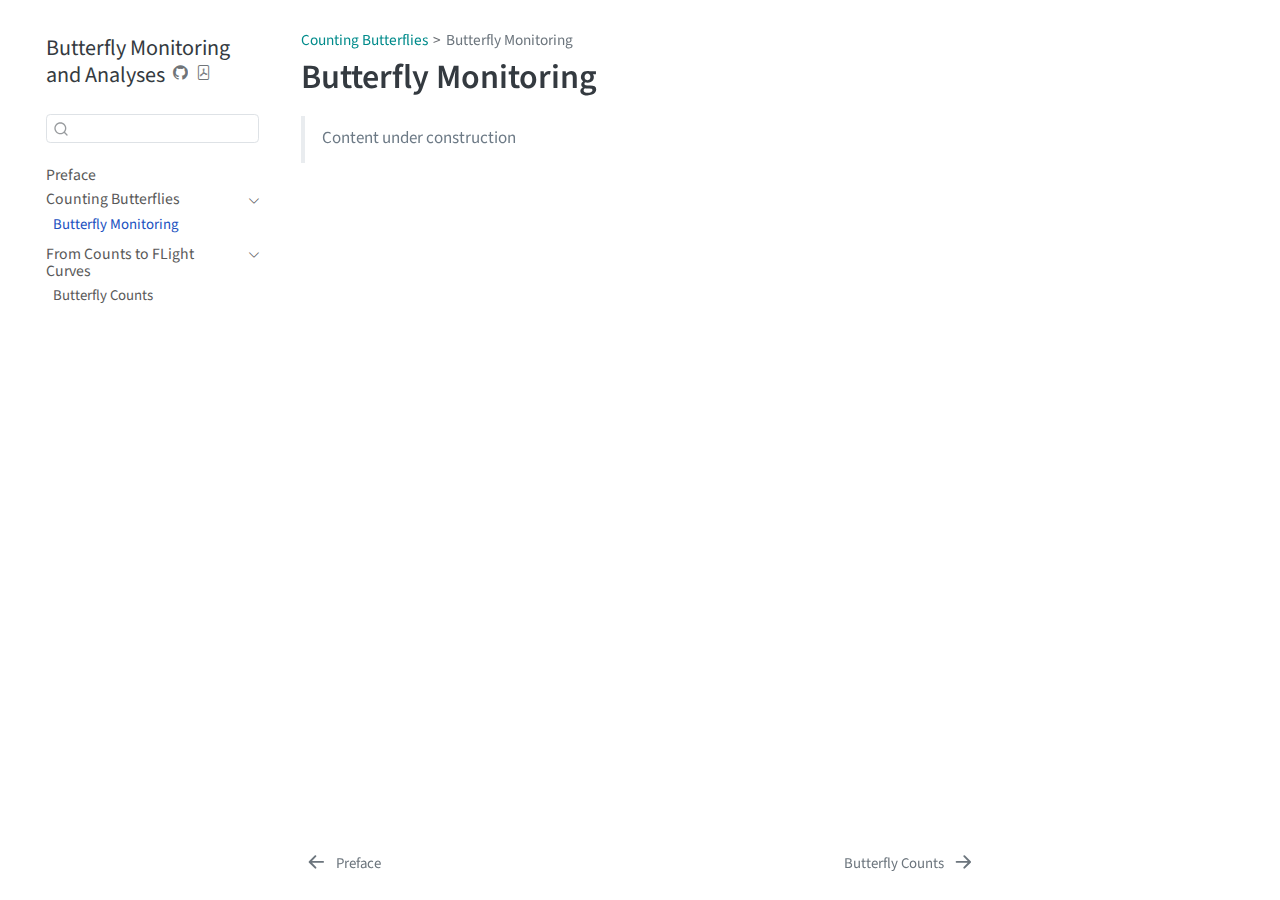
<file: docs/Butterfly_monitoring.html>
<!DOCTYPE html>
<html xmlns="http://www.w3.org/1999/xhtml" lang="en" xml:lang="en"><head>

<meta charset="utf-8">
<meta name="generator" content="quarto-1.5.54">

<meta name="viewport" content="width=device-width, initial-scale=1.0, user-scalable=yes">


<title>Butterfly Monitoring – Butterfly Monitoring and Analyses</title>
<style>
code{white-space: pre-wrap;}
span.smallcaps{font-variant: small-caps;}
div.columns{display: flex; gap: min(4vw, 1.5em);}
div.column{flex: auto; overflow-x: auto;}
div.hanging-indent{margin-left: 1.5em; text-indent: -1.5em;}
ul.task-list{list-style: none;}
ul.task-list li input[type="checkbox"] {
  width: 0.8em;
  margin: 0 0.8em 0.2em -1em; /* quarto-specific, see https://github.com/quarto-dev/quarto-cli/issues/4556 */ 
  vertical-align: middle;
}
</style>


<script src="site_libs/quarto-nav/quarto-nav.js"></script>
<script src="site_libs/quarto-nav/headroom.min.js"></script>
<script src="site_libs/clipboard/clipboard.min.js"></script>
<script src="site_libs/quarto-search/autocomplete.umd.js"></script>
<script src="site_libs/quarto-search/fuse.min.js"></script>
<script src="site_libs/quarto-search/quarto-search.js"></script>
<meta name="quarto:offset" content="./">
<link href="./butterfly_counts.html" rel="next">
<link href="./index.html" rel="prev">
<script src="site_libs/quarto-html/quarto.js"></script>
<script src="site_libs/quarto-html/popper.min.js"></script>
<script src="site_libs/quarto-html/tippy.umd.min.js"></script>
<script src="site_libs/quarto-html/anchor.min.js"></script>
<link href="site_libs/quarto-html/tippy.css" rel="stylesheet">
<link href="site_libs/quarto-html/quarto-syntax-highlighting.css" rel="stylesheet" id="quarto-text-highlighting-styles">
<script src="site_libs/bootstrap/bootstrap.min.js"></script>
<link href="site_libs/bootstrap/bootstrap-icons.css" rel="stylesheet">
<link href="site_libs/bootstrap/bootstrap.min.css" rel="stylesheet" id="quarto-bootstrap" data-mode="light">
<script id="quarto-search-options" type="application/json">{
  "location": "sidebar",
  "copy-button": false,
  "collapse-after": 3,
  "panel-placement": "start",
  "type": "textbox",
  "limit": 50,
  "keyboard-shortcut": [
    "f",
    "/",
    "s"
  ],
  "show-item-context": false,
  "language": {
    "search-no-results-text": "No results",
    "search-matching-documents-text": "matching documents",
    "search-copy-link-title": "Copy link to search",
    "search-hide-matches-text": "Hide additional matches",
    "search-more-match-text": "more match in this document",
    "search-more-matches-text": "more matches in this document",
    "search-clear-button-title": "Clear",
    "search-text-placeholder": "",
    "search-detached-cancel-button-title": "Cancel",
    "search-submit-button-title": "Submit",
    "search-label": "Search"
  }
}</script>


</head>

<body class="nav-sidebar floating">

<div id="quarto-search-results"></div>
  <header id="quarto-header" class="headroom fixed-top">
  <nav class="quarto-secondary-nav">
    <div class="container-fluid d-flex">
      <button type="button" class="quarto-btn-toggle btn" data-bs-toggle="collapse" role="button" data-bs-target=".quarto-sidebar-collapse-item" aria-controls="quarto-sidebar" aria-expanded="false" aria-label="Toggle sidebar navigation" onclick="if (window.quartoToggleHeadroom) { window.quartoToggleHeadroom(); }">
        <i class="bi bi-layout-text-sidebar-reverse"></i>
      </button>
        <nav class="quarto-page-breadcrumbs" aria-label="breadcrumb"><ol class="breadcrumb"><li class="breadcrumb-item"><a href="./Butterfly_monitoring.html">Counting Butterflies</a></li><li class="breadcrumb-item"><a href="./Butterfly_monitoring.html">Butterfly Monitoring</a></li></ol></nav>
        <a class="flex-grow-1" role="navigation" data-bs-toggle="collapse" data-bs-target=".quarto-sidebar-collapse-item" aria-controls="quarto-sidebar" aria-expanded="false" aria-label="Toggle sidebar navigation" onclick="if (window.quartoToggleHeadroom) { window.quartoToggleHeadroom(); }">      
        </a>
      <button type="button" class="btn quarto-search-button" aria-label="Search" onclick="window.quartoOpenSearch();">
        <i class="bi bi-search"></i>
      </button>
    </div>
  </nav>
</header>
<!-- content -->
<div id="quarto-content" class="quarto-container page-columns page-rows-contents page-layout-article">
<!-- sidebar -->
  <nav id="quarto-sidebar" class="sidebar collapse collapse-horizontal quarto-sidebar-collapse-item sidebar-navigation floating overflow-auto">
    <div class="pt-lg-2 mt-2 text-left sidebar-header">
    <div class="sidebar-title mb-0 py-0">
      <a href="./">Butterfly Monitoring and Analyses</a> 
        <div class="sidebar-tools-main">
    <a href="https://github.com/RetoSchmucki/Butterfly-Monitoring-Analyses" title="Source Code" class="quarto-navigation-tool px-1" aria-label="Source Code"><i class="bi bi-github"></i></a>
    <a href="./Butterfly-Monitoring-and-Analyses.pdf" title="Download PDF" class="quarto-navigation-tool px-1" aria-label="Download PDF"><i class="bi bi-file-pdf"></i></a>
</div>
    </div>
      </div>
        <div class="mt-2 flex-shrink-0 align-items-center">
        <div class="sidebar-search">
        <div id="quarto-search" class="" title="Search"></div>
        </div>
        </div>
    <div class="sidebar-menu-container"> 
    <ul class="list-unstyled mt-1">
        <li class="sidebar-item">
  <div class="sidebar-item-container"> 
  <a href="./index.html" class="sidebar-item-text sidebar-link">
 <span class="menu-text">Preface</span></a>
  </div>
</li>
        <li class="sidebar-item sidebar-item-section">
      <div class="sidebar-item-container"> 
            <a class="sidebar-item-text sidebar-link text-start" data-bs-toggle="collapse" data-bs-target="#quarto-sidebar-section-1" role="navigation" aria-expanded="true">
 <span class="menu-text">Counting Butterflies</span></a>
          <a class="sidebar-item-toggle text-start" data-bs-toggle="collapse" data-bs-target="#quarto-sidebar-section-1" role="navigation" aria-expanded="true" aria-label="Toggle section">
            <i class="bi bi-chevron-right ms-2"></i>
          </a> 
      </div>
      <ul id="quarto-sidebar-section-1" class="collapse list-unstyled sidebar-section depth1 show">  
          <li class="sidebar-item">
  <div class="sidebar-item-container"> 
  <a href="./Butterfly_monitoring.html" class="sidebar-item-text sidebar-link active">
 <span class="menu-text">Butterfly Monitoring</span></a>
  </div>
</li>
      </ul>
  </li>
        <li class="sidebar-item sidebar-item-section">
      <div class="sidebar-item-container"> 
            <a class="sidebar-item-text sidebar-link text-start" data-bs-toggle="collapse" data-bs-target="#quarto-sidebar-section-2" role="navigation" aria-expanded="true">
 <span class="menu-text">From Counts to FLight Curves</span></a>
          <a class="sidebar-item-toggle text-start" data-bs-toggle="collapse" data-bs-target="#quarto-sidebar-section-2" role="navigation" aria-expanded="true" aria-label="Toggle section">
            <i class="bi bi-chevron-right ms-2"></i>
          </a> 
      </div>
      <ul id="quarto-sidebar-section-2" class="collapse list-unstyled sidebar-section depth1 show">  
          <li class="sidebar-item">
  <div class="sidebar-item-container"> 
  <a href="./butterfly_counts.html" class="sidebar-item-text sidebar-link">
 <span class="menu-text">Butterfly Counts</span></a>
  </div>
</li>
      </ul>
  </li>
    </ul>
    </div>
</nav>
<div id="quarto-sidebar-glass" class="quarto-sidebar-collapse-item" data-bs-toggle="collapse" data-bs-target=".quarto-sidebar-collapse-item"></div>
<!-- margin-sidebar -->
    <div id="quarto-margin-sidebar" class="sidebar margin-sidebar zindex-bottom">
        
    </div>
<!-- main -->
<main class="content" id="quarto-document-content">

<header id="title-block-header" class="quarto-title-block default"><nav class="quarto-page-breadcrumbs quarto-title-breadcrumbs d-none d-lg-block" aria-label="breadcrumb"><ol class="breadcrumb"><li class="breadcrumb-item"><a href="./Butterfly_monitoring.html">Counting Butterflies</a></li><li class="breadcrumb-item"><a href="./Butterfly_monitoring.html">Butterfly Monitoring</a></li></ol></nav>
<div class="quarto-title">
<h1 class="title">Butterfly Monitoring</h1>
</div>



<div class="quarto-title-meta">

    
  
    
  </div>
  


</header>


<blockquote class="blockquote">
<p>Content under construction</p>
</blockquote>



</main> <!-- /main -->
<script id="quarto-html-after-body" type="application/javascript">
window.document.addEventListener("DOMContentLoaded", function (event) {
  const toggleBodyColorMode = (bsSheetEl) => {
    const mode = bsSheetEl.getAttribute("data-mode");
    const bodyEl = window.document.querySelector("body");
    if (mode === "dark") {
      bodyEl.classList.add("quarto-dark");
      bodyEl.classList.remove("quarto-light");
    } else {
      bodyEl.classList.add("quarto-light");
      bodyEl.classList.remove("quarto-dark");
    }
  }
  const toggleBodyColorPrimary = () => {
    const bsSheetEl = window.document.querySelector("link#quarto-bootstrap");
    if (bsSheetEl) {
      toggleBodyColorMode(bsSheetEl);
    }
  }
  toggleBodyColorPrimary();  
  const icon = "";
  const anchorJS = new window.AnchorJS();
  anchorJS.options = {
    placement: 'right',
    icon: icon
  };
  anchorJS.add('.anchored');
  const isCodeAnnotation = (el) => {
    for (const clz of el.classList) {
      if (clz.startsWith('code-annotation-')) {                     
        return true;
      }
    }
    return false;
  }
  const onCopySuccess = function(e) {
    // button target
    const button = e.trigger;
    // don't keep focus
    button.blur();
    // flash "checked"
    button.classList.add('code-copy-button-checked');
    var currentTitle = button.getAttribute("title");
    button.setAttribute("title", "Copied!");
    let tooltip;
    if (window.bootstrap) {
      button.setAttribute("data-bs-toggle", "tooltip");
      button.setAttribute("data-bs-placement", "left");
      button.setAttribute("data-bs-title", "Copied!");
      tooltip = new bootstrap.Tooltip(button, 
        { trigger: "manual", 
          customClass: "code-copy-button-tooltip",
          offset: [0, -8]});
      tooltip.show();    
    }
    setTimeout(function() {
      if (tooltip) {
        tooltip.hide();
        button.removeAttribute("data-bs-title");
        button.removeAttribute("data-bs-toggle");
        button.removeAttribute("data-bs-placement");
      }
      button.setAttribute("title", currentTitle);
      button.classList.remove('code-copy-button-checked');
    }, 1000);
    // clear code selection
    e.clearSelection();
  }
  const getTextToCopy = function(trigger) {
      const codeEl = trigger.previousElementSibling.cloneNode(true);
      for (const childEl of codeEl.children) {
        if (isCodeAnnotation(childEl)) {
          childEl.remove();
        }
      }
      return codeEl.innerText;
  }
  const clipboard = new window.ClipboardJS('.code-copy-button:not([data-in-quarto-modal])', {
    text: getTextToCopy
  });
  clipboard.on('success', onCopySuccess);
  if (window.document.getElementById('quarto-embedded-source-code-modal')) {
    // For code content inside modals, clipBoardJS needs to be initialized with a container option
    // TODO: Check when it could be a function (https://github.com/zenorocha/clipboard.js/issues/860)
    const clipboardModal = new window.ClipboardJS('.code-copy-button[data-in-quarto-modal]', {
      text: getTextToCopy,
      container: window.document.getElementById('quarto-embedded-source-code-modal')
    });
    clipboardModal.on('success', onCopySuccess);
  }
    var localhostRegex = new RegExp(/^(?:http|https):\/\/localhost\:?[0-9]*\//);
    var mailtoRegex = new RegExp(/^mailto:/);
      var filterRegex = new RegExp('/' + window.location.host + '/');
    var isInternal = (href) => {
        return filterRegex.test(href) || localhostRegex.test(href) || mailtoRegex.test(href);
    }
    // Inspect non-navigation links and adorn them if external
 	var links = window.document.querySelectorAll('a[href]:not(.nav-link):not(.navbar-brand):not(.toc-action):not(.sidebar-link):not(.sidebar-item-toggle):not(.pagination-link):not(.no-external):not([aria-hidden]):not(.dropdown-item):not(.quarto-navigation-tool):not(.about-link)');
    for (var i=0; i<links.length; i++) {
      const link = links[i];
      if (!isInternal(link.href)) {
        // undo the damage that might have been done by quarto-nav.js in the case of
        // links that we want to consider external
        if (link.dataset.originalHref !== undefined) {
          link.href = link.dataset.originalHref;
        }
      }
    }
  function tippyHover(el, contentFn, onTriggerFn, onUntriggerFn) {
    const config = {
      allowHTML: true,
      maxWidth: 500,
      delay: 100,
      arrow: false,
      appendTo: function(el) {
          return el.parentElement;
      },
      interactive: true,
      interactiveBorder: 10,
      theme: 'quarto',
      placement: 'bottom-start',
    };
    if (contentFn) {
      config.content = contentFn;
    }
    if (onTriggerFn) {
      config.onTrigger = onTriggerFn;
    }
    if (onUntriggerFn) {
      config.onUntrigger = onUntriggerFn;
    }
    window.tippy(el, config); 
  }
  const noterefs = window.document.querySelectorAll('a[role="doc-noteref"]');
  for (var i=0; i<noterefs.length; i++) {
    const ref = noterefs[i];
    tippyHover(ref, function() {
      // use id or data attribute instead here
      let href = ref.getAttribute('data-footnote-href') || ref.getAttribute('href');
      try { href = new URL(href).hash; } catch {}
      const id = href.replace(/^#\/?/, "");
      const note = window.document.getElementById(id);
      if (note) {
        return note.innerHTML;
      } else {
        return "";
      }
    });
  }
  const xrefs = window.document.querySelectorAll('a.quarto-xref');
  const processXRef = (id, note) => {
    // Strip column container classes
    const stripColumnClz = (el) => {
      el.classList.remove("page-full", "page-columns");
      if (el.children) {
        for (const child of el.children) {
          stripColumnClz(child);
        }
      }
    }
    stripColumnClz(note)
    if (id === null || id.startsWith('sec-')) {
      // Special case sections, only their first couple elements
      const container = document.createElement("div");
      if (note.children && note.children.length > 2) {
        container.appendChild(note.children[0].cloneNode(true));
        for (let i = 1; i < note.children.length; i++) {
          const child = note.children[i];
          if (child.tagName === "P" && child.innerText === "") {
            continue;
          } else {
            container.appendChild(child.cloneNode(true));
            break;
          }
        }
        if (window.Quarto?.typesetMath) {
          window.Quarto.typesetMath(container);
        }
        return container.innerHTML
      } else {
        if (window.Quarto?.typesetMath) {
          window.Quarto.typesetMath(note);
        }
        return note.innerHTML;
      }
    } else {
      // Remove any anchor links if they are present
      const anchorLink = note.querySelector('a.anchorjs-link');
      if (anchorLink) {
        anchorLink.remove();
      }
      if (window.Quarto?.typesetMath) {
        window.Quarto.typesetMath(note);
      }
      // TODO in 1.5, we should make sure this works without a callout special case
      if (note.classList.contains("callout")) {
        return note.outerHTML;
      } else {
        return note.innerHTML;
      }
    }
  }
  for (var i=0; i<xrefs.length; i++) {
    const xref = xrefs[i];
    tippyHover(xref, undefined, function(instance) {
      instance.disable();
      let url = xref.getAttribute('href');
      let hash = undefined; 
      if (url.startsWith('#')) {
        hash = url;
      } else {
        try { hash = new URL(url).hash; } catch {}
      }
      if (hash) {
        const id = hash.replace(/^#\/?/, "");
        const note = window.document.getElementById(id);
        if (note !== null) {
          try {
            const html = processXRef(id, note.cloneNode(true));
            instance.setContent(html);
          } finally {
            instance.enable();
            instance.show();
          }
        } else {
          // See if we can fetch this
          fetch(url.split('#')[0])
          .then(res => res.text())
          .then(html => {
            const parser = new DOMParser();
            const htmlDoc = parser.parseFromString(html, "text/html");
            const note = htmlDoc.getElementById(id);
            if (note !== null) {
              const html = processXRef(id, note);
              instance.setContent(html);
            } 
          }).finally(() => {
            instance.enable();
            instance.show();
          });
        }
      } else {
        // See if we can fetch a full url (with no hash to target)
        // This is a special case and we should probably do some content thinning / targeting
        fetch(url)
        .then(res => res.text())
        .then(html => {
          const parser = new DOMParser();
          const htmlDoc = parser.parseFromString(html, "text/html");
          const note = htmlDoc.querySelector('main.content');
          if (note !== null) {
            // This should only happen for chapter cross references
            // (since there is no id in the URL)
            // remove the first header
            if (note.children.length > 0 && note.children[0].tagName === "HEADER") {
              note.children[0].remove();
            }
            const html = processXRef(null, note);
            instance.setContent(html);
          } 
        }).finally(() => {
          instance.enable();
          instance.show();
        });
      }
    }, function(instance) {
    });
  }
      let selectedAnnoteEl;
      const selectorForAnnotation = ( cell, annotation) => {
        let cellAttr = 'data-code-cell="' + cell + '"';
        let lineAttr = 'data-code-annotation="' +  annotation + '"';
        const selector = 'span[' + cellAttr + '][' + lineAttr + ']';
        return selector;
      }
      const selectCodeLines = (annoteEl) => {
        const doc = window.document;
        const targetCell = annoteEl.getAttribute("data-target-cell");
        const targetAnnotation = annoteEl.getAttribute("data-target-annotation");
        const annoteSpan = window.document.querySelector(selectorForAnnotation(targetCell, targetAnnotation));
        const lines = annoteSpan.getAttribute("data-code-lines").split(",");
        const lineIds = lines.map((line) => {
          return targetCell + "-" + line;
        })
        let top = null;
        let height = null;
        let parent = null;
        if (lineIds.length > 0) {
            //compute the position of the single el (top and bottom and make a div)
            const el = window.document.getElementById(lineIds[0]);
            top = el.offsetTop;
            height = el.offsetHeight;
            parent = el.parentElement.parentElement;
          if (lineIds.length > 1) {
            const lastEl = window.document.getElementById(lineIds[lineIds.length - 1]);
            const bottom = lastEl.offsetTop + lastEl.offsetHeight;
            height = bottom - top;
          }
          if (top !== null && height !== null && parent !== null) {
            // cook up a div (if necessary) and position it 
            let div = window.document.getElementById("code-annotation-line-highlight");
            if (div === null) {
              div = window.document.createElement("div");
              div.setAttribute("id", "code-annotation-line-highlight");
              div.style.position = 'absolute';
              parent.appendChild(div);
            }
            div.style.top = top - 2 + "px";
            div.style.height = height + 4 + "px";
            div.style.left = 0;
            let gutterDiv = window.document.getElementById("code-annotation-line-highlight-gutter");
            if (gutterDiv === null) {
              gutterDiv = window.document.createElement("div");
              gutterDiv.setAttribute("id", "code-annotation-line-highlight-gutter");
              gutterDiv.style.position = 'absolute';
              const codeCell = window.document.getElementById(targetCell);
              const gutter = codeCell.querySelector('.code-annotation-gutter');
              gutter.appendChild(gutterDiv);
            }
            gutterDiv.style.top = top - 2 + "px";
            gutterDiv.style.height = height + 4 + "px";
          }
          selectedAnnoteEl = annoteEl;
        }
      };
      const unselectCodeLines = () => {
        const elementsIds = ["code-annotation-line-highlight", "code-annotation-line-highlight-gutter"];
        elementsIds.forEach((elId) => {
          const div = window.document.getElementById(elId);
          if (div) {
            div.remove();
          }
        });
        selectedAnnoteEl = undefined;
      };
        // Handle positioning of the toggle
    window.addEventListener(
      "resize",
      throttle(() => {
        elRect = undefined;
        if (selectedAnnoteEl) {
          selectCodeLines(selectedAnnoteEl);
        }
      }, 10)
    );
    function throttle(fn, ms) {
    let throttle = false;
    let timer;
      return (...args) => {
        if(!throttle) { // first call gets through
            fn.apply(this, args);
            throttle = true;
        } else { // all the others get throttled
            if(timer) clearTimeout(timer); // cancel #2
            timer = setTimeout(() => {
              fn.apply(this, args);
              timer = throttle = false;
            }, ms);
        }
      };
    }
      // Attach click handler to the DT
      const annoteDls = window.document.querySelectorAll('dt[data-target-cell]');
      for (const annoteDlNode of annoteDls) {
        annoteDlNode.addEventListener('click', (event) => {
          const clickedEl = event.target;
          if (clickedEl !== selectedAnnoteEl) {
            unselectCodeLines();
            const activeEl = window.document.querySelector('dt[data-target-cell].code-annotation-active');
            if (activeEl) {
              activeEl.classList.remove('code-annotation-active');
            }
            selectCodeLines(clickedEl);
            clickedEl.classList.add('code-annotation-active');
          } else {
            // Unselect the line
            unselectCodeLines();
            clickedEl.classList.remove('code-annotation-active');
          }
        });
      }
  const findCites = (el) => {
    const parentEl = el.parentElement;
    if (parentEl) {
      const cites = parentEl.dataset.cites;
      if (cites) {
        return {
          el,
          cites: cites.split(' ')
        };
      } else {
        return findCites(el.parentElement)
      }
    } else {
      return undefined;
    }
  };
  var bibliorefs = window.document.querySelectorAll('a[role="doc-biblioref"]');
  for (var i=0; i<bibliorefs.length; i++) {
    const ref = bibliorefs[i];
    const citeInfo = findCites(ref);
    if (citeInfo) {
      tippyHover(citeInfo.el, function() {
        var popup = window.document.createElement('div');
        citeInfo.cites.forEach(function(cite) {
          var citeDiv = window.document.createElement('div');
          citeDiv.classList.add('hanging-indent');
          citeDiv.classList.add('csl-entry');
          var biblioDiv = window.document.getElementById('ref-' + cite);
          if (biblioDiv) {
            citeDiv.innerHTML = biblioDiv.innerHTML;
          }
          popup.appendChild(citeDiv);
        });
        return popup.innerHTML;
      });
    }
  }
});
</script>
<nav class="page-navigation">
  <div class="nav-page nav-page-previous">
      <a href="./index.html" class="pagination-link" aria-label="Preface">
        <i class="bi bi-arrow-left-short"></i> <span class="nav-page-text">Preface</span>
      </a>          
  </div>
  <div class="nav-page nav-page-next">
      <a href="./butterfly_counts.html" class="pagination-link" aria-label="Butterfly Counts">
        <span class="nav-page-text">Butterfly Counts</span> <i class="bi bi-arrow-right-short"></i>
      </a>
  </div>
</nav>
</div> <!-- /content -->




</body></html>
</file>
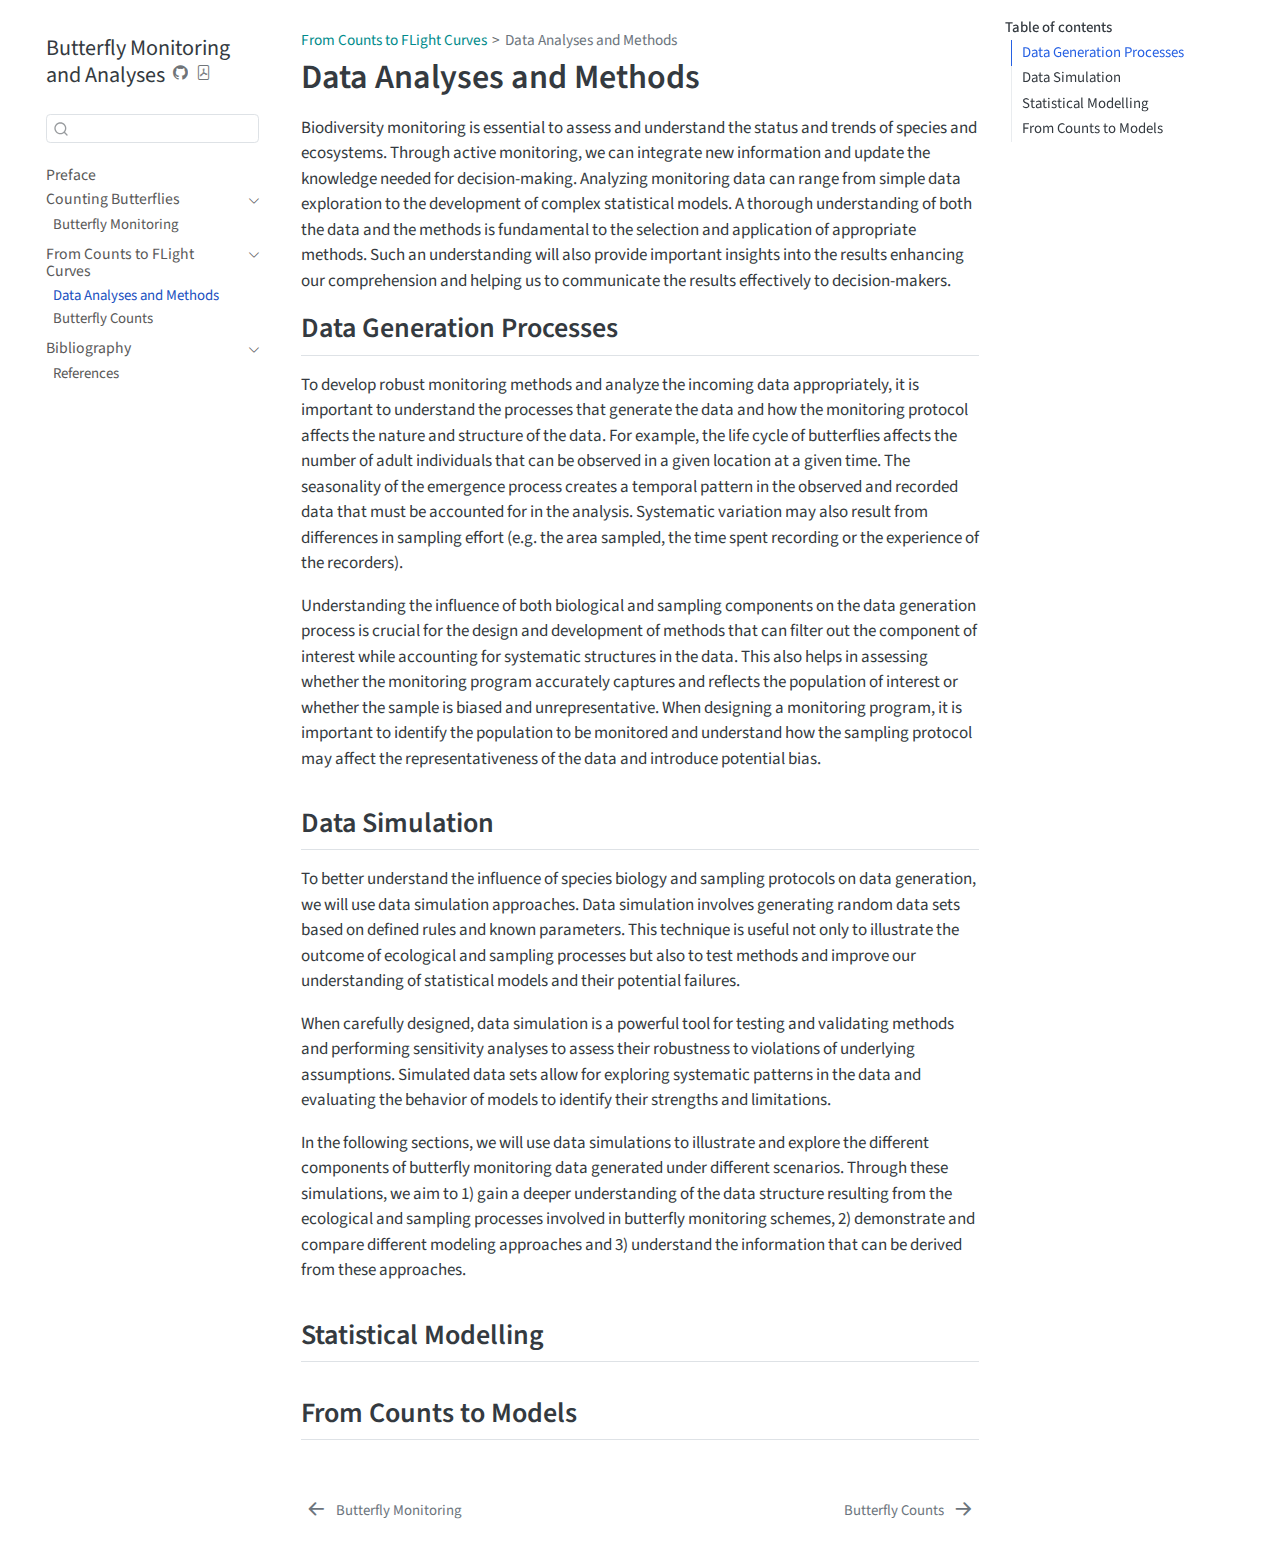
<file: docs/data_analyses_methods.html>
<!DOCTYPE html>
<html xmlns="http://www.w3.org/1999/xhtml" lang="en" xml:lang="en"><head>

<meta charset="utf-8">
<meta name="generator" content="quarto-1.5.55">

<meta name="viewport" content="width=device-width, initial-scale=1.0, user-scalable=yes">


<title>Data Analyses and Methods – Butterfly Monitoring and Analyses</title>
<style>
code{white-space: pre-wrap;}
span.smallcaps{font-variant: small-caps;}
div.columns{display: flex; gap: min(4vw, 1.5em);}
div.column{flex: auto; overflow-x: auto;}
div.hanging-indent{margin-left: 1.5em; text-indent: -1.5em;}
ul.task-list{list-style: none;}
ul.task-list li input[type="checkbox"] {
  width: 0.8em;
  margin: 0 0.8em 0.2em -1em; /* quarto-specific, see https://github.com/quarto-dev/quarto-cli/issues/4556 */ 
  vertical-align: middle;
}
</style>


<script src="site_libs/quarto-nav/quarto-nav.js"></script>
<script src="site_libs/quarto-nav/headroom.min.js"></script>
<script src="site_libs/clipboard/clipboard.min.js"></script>
<script src="site_libs/quarto-search/autocomplete.umd.js"></script>
<script src="site_libs/quarto-search/fuse.min.js"></script>
<script src="site_libs/quarto-search/quarto-search.js"></script>
<meta name="quarto:offset" content="./">
<link href="./butterfly_counts.html" rel="next">
<link href="./Butterfly_monitoring.html" rel="prev">
<script src="site_libs/quarto-html/quarto.js"></script>
<script src="site_libs/quarto-html/popper.min.js"></script>
<script src="site_libs/quarto-html/tippy.umd.min.js"></script>
<script src="site_libs/quarto-html/anchor.min.js"></script>
<link href="site_libs/quarto-html/tippy.css" rel="stylesheet">
<link href="site_libs/quarto-html/quarto-syntax-highlighting.css" rel="stylesheet" id="quarto-text-highlighting-styles">
<script src="site_libs/bootstrap/bootstrap.min.js"></script>
<link href="site_libs/bootstrap/bootstrap-icons.css" rel="stylesheet">
<link href="site_libs/bootstrap/bootstrap.min.css" rel="stylesheet" id="quarto-bootstrap" data-mode="light">
<script id="quarto-search-options" type="application/json">{
  "location": "sidebar",
  "copy-button": false,
  "collapse-after": 3,
  "panel-placement": "start",
  "type": "textbox",
  "limit": 50,
  "keyboard-shortcut": [
    "f",
    "/",
    "s"
  ],
  "show-item-context": false,
  "language": {
    "search-no-results-text": "No results",
    "search-matching-documents-text": "matching documents",
    "search-copy-link-title": "Copy link to search",
    "search-hide-matches-text": "Hide additional matches",
    "search-more-match-text": "more match in this document",
    "search-more-matches-text": "more matches in this document",
    "search-clear-button-title": "Clear",
    "search-text-placeholder": "",
    "search-detached-cancel-button-title": "Cancel",
    "search-submit-button-title": "Submit",
    "search-label": "Search"
  }
}</script>


</head>

<body class="nav-sidebar floating">

<div id="quarto-search-results"></div>
  <header id="quarto-header" class="headroom fixed-top">
  <nav class="quarto-secondary-nav">
    <div class="container-fluid d-flex">
      <button type="button" class="quarto-btn-toggle btn" data-bs-toggle="collapse" role="button" data-bs-target=".quarto-sidebar-collapse-item" aria-controls="quarto-sidebar" aria-expanded="false" aria-label="Toggle sidebar navigation" onclick="if (window.quartoToggleHeadroom) { window.quartoToggleHeadroom(); }">
        <i class="bi bi-layout-text-sidebar-reverse"></i>
      </button>
        <nav class="quarto-page-breadcrumbs" aria-label="breadcrumb"><ol class="breadcrumb"><li class="breadcrumb-item"><a href="./data_analyses_methods.html">From Counts to FLight Curves</a></li><li class="breadcrumb-item"><a href="./data_analyses_methods.html">Data Analyses and Methods</a></li></ol></nav>
        <a class="flex-grow-1" role="navigation" data-bs-toggle="collapse" data-bs-target=".quarto-sidebar-collapse-item" aria-controls="quarto-sidebar" aria-expanded="false" aria-label="Toggle sidebar navigation" onclick="if (window.quartoToggleHeadroom) { window.quartoToggleHeadroom(); }">      
        </a>
      <button type="button" class="btn quarto-search-button" aria-label="Search" onclick="window.quartoOpenSearch();">
        <i class="bi bi-search"></i>
      </button>
    </div>
  </nav>
</header>
<!-- content -->
<div id="quarto-content" class="quarto-container page-columns page-rows-contents page-layout-article">
<!-- sidebar -->
  <nav id="quarto-sidebar" class="sidebar collapse collapse-horizontal quarto-sidebar-collapse-item sidebar-navigation floating overflow-auto">
    <div class="pt-lg-2 mt-2 text-left sidebar-header">
    <div class="sidebar-title mb-0 py-0">
      <a href="./">Butterfly Monitoring and Analyses</a> 
        <div class="sidebar-tools-main">
    <a href="https://github.com/RetoSchmucki/Butterfly-Monitoring-Analyses" title="Source Code" class="quarto-navigation-tool px-1" aria-label="Source Code"><i class="bi bi-github"></i></a>
    <a href="./Butterfly-Monitoring-and-Analyses.pdf" title="Download PDF" class="quarto-navigation-tool px-1" aria-label="Download PDF"><i class="bi bi-file-pdf"></i></a>
</div>
    </div>
      </div>
        <div class="mt-2 flex-shrink-0 align-items-center">
        <div class="sidebar-search">
        <div id="quarto-search" class="" title="Search"></div>
        </div>
        </div>
    <div class="sidebar-menu-container"> 
    <ul class="list-unstyled mt-1">
        <li class="sidebar-item">
  <div class="sidebar-item-container"> 
  <a href="./index.html" class="sidebar-item-text sidebar-link">
 <span class="menu-text">Preface</span></a>
  </div>
</li>
        <li class="sidebar-item sidebar-item-section">
      <div class="sidebar-item-container"> 
            <a class="sidebar-item-text sidebar-link text-start" data-bs-toggle="collapse" data-bs-target="#quarto-sidebar-section-1" role="navigation" aria-expanded="true">
 <span class="menu-text">Counting Butterflies</span></a>
          <a class="sidebar-item-toggle text-start" data-bs-toggle="collapse" data-bs-target="#quarto-sidebar-section-1" role="navigation" aria-expanded="true" aria-label="Toggle section">
            <i class="bi bi-chevron-right ms-2"></i>
          </a> 
      </div>
      <ul id="quarto-sidebar-section-1" class="collapse list-unstyled sidebar-section depth1 show">  
          <li class="sidebar-item">
  <div class="sidebar-item-container"> 
  <a href="./Butterfly_monitoring.html" class="sidebar-item-text sidebar-link">
 <span class="menu-text">Butterfly Monitoring</span></a>
  </div>
</li>
      </ul>
  </li>
        <li class="sidebar-item sidebar-item-section">
      <div class="sidebar-item-container"> 
            <a class="sidebar-item-text sidebar-link text-start" data-bs-toggle="collapse" data-bs-target="#quarto-sidebar-section-2" role="navigation" aria-expanded="true">
 <span class="menu-text">From Counts to FLight Curves</span></a>
          <a class="sidebar-item-toggle text-start" data-bs-toggle="collapse" data-bs-target="#quarto-sidebar-section-2" role="navigation" aria-expanded="true" aria-label="Toggle section">
            <i class="bi bi-chevron-right ms-2"></i>
          </a> 
      </div>
      <ul id="quarto-sidebar-section-2" class="collapse list-unstyled sidebar-section depth1 show">  
          <li class="sidebar-item">
  <div class="sidebar-item-container"> 
  <a href="./data_analyses_methods.html" class="sidebar-item-text sidebar-link active">
 <span class="menu-text">Data Analyses and Methods</span></a>
  </div>
</li>
          <li class="sidebar-item">
  <div class="sidebar-item-container"> 
  <a href="./butterfly_counts.html" class="sidebar-item-text sidebar-link">
 <span class="menu-text">Butterfly Counts</span></a>
  </div>
</li>
      </ul>
  </li>
        <li class="sidebar-item sidebar-item-section">
      <div class="sidebar-item-container"> 
            <a class="sidebar-item-text sidebar-link text-start" data-bs-toggle="collapse" data-bs-target="#quarto-sidebar-section-3" role="navigation" aria-expanded="true">
 <span class="menu-text">Bibliography</span></a>
          <a class="sidebar-item-toggle text-start" data-bs-toggle="collapse" data-bs-target="#quarto-sidebar-section-3" role="navigation" aria-expanded="true" aria-label="Toggle section">
            <i class="bi bi-chevron-right ms-2"></i>
          </a> 
      </div>
      <ul id="quarto-sidebar-section-3" class="collapse list-unstyled sidebar-section depth1 show">  
          <li class="sidebar-item">
  <div class="sidebar-item-container"> 
  <a href="./references.html" class="sidebar-item-text sidebar-link">
 <span class="menu-text">References</span></a>
  </div>
</li>
      </ul>
  </li>
    </ul>
    </div>
</nav>
<div id="quarto-sidebar-glass" class="quarto-sidebar-collapse-item" data-bs-toggle="collapse" data-bs-target=".quarto-sidebar-collapse-item"></div>
<!-- margin-sidebar -->
    <div id="quarto-margin-sidebar" class="sidebar margin-sidebar">
        <nav id="TOC" role="doc-toc" class="toc-active">
    <h2 id="toc-title">Table of contents</h2>
   
  <ul>
  <li><a href="#data-generation-processes" id="toc-data-generation-processes" class="nav-link active" data-scroll-target="#data-generation-processes">Data Generation Processes</a></li>
  <li><a href="#data-simulation" id="toc-data-simulation" class="nav-link" data-scroll-target="#data-simulation">Data Simulation</a></li>
  <li><a href="#statistical-modelling" id="toc-statistical-modelling" class="nav-link" data-scroll-target="#statistical-modelling">Statistical Modelling</a></li>
  <li><a href="#from-counts-to-models" id="toc-from-counts-to-models" class="nav-link" data-scroll-target="#from-counts-to-models">From Counts to Models</a></li>
  </ul>
</nav>
    </div>
<!-- main -->
<main class="content" id="quarto-document-content">

<header id="title-block-header" class="quarto-title-block default"><nav class="quarto-page-breadcrumbs quarto-title-breadcrumbs d-none d-lg-block" aria-label="breadcrumb"><ol class="breadcrumb"><li class="breadcrumb-item"><a href="./data_analyses_methods.html">From Counts to FLight Curves</a></li><li class="breadcrumb-item"><a href="./data_analyses_methods.html">Data Analyses and Methods</a></li></ol></nav>
<div class="quarto-title">
<h1 class="title">Data Analyses and Methods</h1>
</div>



<div class="quarto-title-meta">

    
  
    
  </div>
  


</header>


<p>Biodiversity monitoring is essential to assess and understand the status and trends of species and ecosystems. Through active monitoring, we can integrate new information and update the knowledge needed for decision-making. Analyzing monitoring data can range from simple data exploration to the development of complex statistical models. A thorough understanding of both the data and the methods is fundamental to the selection and application of appropriate methods. Such an understanding will also provide important insights into the results enhancing our comprehension and helping us to communicate the results effectively to decision-makers.</p>
<section id="data-generation-processes" class="level2">
<h2 class="anchored" data-anchor-id="data-generation-processes">Data Generation Processes</h2>
<p>To develop robust monitoring methods and analyze the incoming data appropriately, it is important to understand the processes that generate the data and how the monitoring protocol affects the nature and structure of the data. For example, the life cycle of butterflies affects the number of adult individuals that can be observed in a given location at a given time. The seasonality of the emergence process creates a temporal pattern in the observed and recorded data that must be accounted for in the analysis. Systematic variation may also result from differences in sampling effort (e.g.&nbsp;the area sampled, the time spent recording or the experience of the recorders).</p>
<p>Understanding the influence of both biological and sampling components on the data generation process is crucial for the design and development of methods that can filter out the component of interest while accounting for systematic structures in the data. This also helps in assessing whether the monitoring program accurately captures and reflects the population of interest or whether the sample is biased and unrepresentative. When designing a monitoring program, it is important to identify the population to be monitored and understand how the sampling protocol may affect the representativeness of the data and introduce potential bias.</p>
</section>
<section id="data-simulation" class="level2">
<h2 class="anchored" data-anchor-id="data-simulation">Data Simulation</h2>
<p>To better understand the influence of species biology and sampling protocols on data generation, we will use data simulation approaches. Data simulation involves generating random data sets based on defined rules and known parameters. This technique is useful not only to illustrate the outcome of ecological and sampling processes but also to test methods and improve our understanding of statistical models and their potential failures.</p>
<p>When carefully designed, data simulation is a powerful tool for testing and validating methods and performing sensitivity analyses to assess their robustness to violations of underlying assumptions. Simulated data sets allow for exploring systematic patterns in the data and evaluating the behavior of models to identify their strengths and limitations.</p>
<p>In the following sections, we will use data simulations to illustrate and explore the different components of butterfly monitoring data generated under different scenarios. Through these simulations, we aim to 1) gain a deeper understanding of the data structure resulting from the ecological and sampling processes involved in butterfly monitoring schemes, 2) demonstrate and compare different modeling approaches and 3) understand the information that can be derived from these approaches.</p>
</section>
<section id="statistical-modelling" class="level2">
<h2 class="anchored" data-anchor-id="statistical-modelling">Statistical Modelling</h2>
</section>
<section id="from-counts-to-models" class="level2">
<h2 class="anchored" data-anchor-id="from-counts-to-models">From Counts to Models</h2>


</section>

</main> <!-- /main -->
<script id="quarto-html-after-body" type="application/javascript">
window.document.addEventListener("DOMContentLoaded", function (event) {
  const toggleBodyColorMode = (bsSheetEl) => {
    const mode = bsSheetEl.getAttribute("data-mode");
    const bodyEl = window.document.querySelector("body");
    if (mode === "dark") {
      bodyEl.classList.add("quarto-dark");
      bodyEl.classList.remove("quarto-light");
    } else {
      bodyEl.classList.add("quarto-light");
      bodyEl.classList.remove("quarto-dark");
    }
  }
  const toggleBodyColorPrimary = () => {
    const bsSheetEl = window.document.querySelector("link#quarto-bootstrap");
    if (bsSheetEl) {
      toggleBodyColorMode(bsSheetEl);
    }
  }
  toggleBodyColorPrimary();  
  const icon = "";
  const anchorJS = new window.AnchorJS();
  anchorJS.options = {
    placement: 'right',
    icon: icon
  };
  anchorJS.add('.anchored');
  const isCodeAnnotation = (el) => {
    for (const clz of el.classList) {
      if (clz.startsWith('code-annotation-')) {                     
        return true;
      }
    }
    return false;
  }
  const onCopySuccess = function(e) {
    // button target
    const button = e.trigger;
    // don't keep focus
    button.blur();
    // flash "checked"
    button.classList.add('code-copy-button-checked');
    var currentTitle = button.getAttribute("title");
    button.setAttribute("title", "Copied!");
    let tooltip;
    if (window.bootstrap) {
      button.setAttribute("data-bs-toggle", "tooltip");
      button.setAttribute("data-bs-placement", "left");
      button.setAttribute("data-bs-title", "Copied!");
      tooltip = new bootstrap.Tooltip(button, 
        { trigger: "manual", 
          customClass: "code-copy-button-tooltip",
          offset: [0, -8]});
      tooltip.show();    
    }
    setTimeout(function() {
      if (tooltip) {
        tooltip.hide();
        button.removeAttribute("data-bs-title");
        button.removeAttribute("data-bs-toggle");
        button.removeAttribute("data-bs-placement");
      }
      button.setAttribute("title", currentTitle);
      button.classList.remove('code-copy-button-checked');
    }, 1000);
    // clear code selection
    e.clearSelection();
  }
  const getTextToCopy = function(trigger) {
      const codeEl = trigger.previousElementSibling.cloneNode(true);
      for (const childEl of codeEl.children) {
        if (isCodeAnnotation(childEl)) {
          childEl.remove();
        }
      }
      return codeEl.innerText;
  }
  const clipboard = new window.ClipboardJS('.code-copy-button:not([data-in-quarto-modal])', {
    text: getTextToCopy
  });
  clipboard.on('success', onCopySuccess);
  if (window.document.getElementById('quarto-embedded-source-code-modal')) {
    // For code content inside modals, clipBoardJS needs to be initialized with a container option
    // TODO: Check when it could be a function (https://github.com/zenorocha/clipboard.js/issues/860)
    const clipboardModal = new window.ClipboardJS('.code-copy-button[data-in-quarto-modal]', {
      text: getTextToCopy,
      container: window.document.getElementById('quarto-embedded-source-code-modal')
    });
    clipboardModal.on('success', onCopySuccess);
  }
    var localhostRegex = new RegExp(/^(?:http|https):\/\/localhost\:?[0-9]*\//);
    var mailtoRegex = new RegExp(/^mailto:/);
      var filterRegex = new RegExp('/' + window.location.host + '/');
    var isInternal = (href) => {
        return filterRegex.test(href) || localhostRegex.test(href) || mailtoRegex.test(href);
    }
    // Inspect non-navigation links and adorn them if external
 	var links = window.document.querySelectorAll('a[href]:not(.nav-link):not(.navbar-brand):not(.toc-action):not(.sidebar-link):not(.sidebar-item-toggle):not(.pagination-link):not(.no-external):not([aria-hidden]):not(.dropdown-item):not(.quarto-navigation-tool):not(.about-link)');
    for (var i=0; i<links.length; i++) {
      const link = links[i];
      if (!isInternal(link.href)) {
        // undo the damage that might have been done by quarto-nav.js in the case of
        // links that we want to consider external
        if (link.dataset.originalHref !== undefined) {
          link.href = link.dataset.originalHref;
        }
      }
    }
  function tippyHover(el, contentFn, onTriggerFn, onUntriggerFn) {
    const config = {
      allowHTML: true,
      maxWidth: 500,
      delay: 100,
      arrow: false,
      appendTo: function(el) {
          return el.parentElement;
      },
      interactive: true,
      interactiveBorder: 10,
      theme: 'quarto',
      placement: 'bottom-start',
    };
    if (contentFn) {
      config.content = contentFn;
    }
    if (onTriggerFn) {
      config.onTrigger = onTriggerFn;
    }
    if (onUntriggerFn) {
      config.onUntrigger = onUntriggerFn;
    }
    window.tippy(el, config); 
  }
  const noterefs = window.document.querySelectorAll('a[role="doc-noteref"]');
  for (var i=0; i<noterefs.length; i++) {
    const ref = noterefs[i];
    tippyHover(ref, function() {
      // use id or data attribute instead here
      let href = ref.getAttribute('data-footnote-href') || ref.getAttribute('href');
      try { href = new URL(href).hash; } catch {}
      const id = href.replace(/^#\/?/, "");
      const note = window.document.getElementById(id);
      if (note) {
        return note.innerHTML;
      } else {
        return "";
      }
    });
  }
  const xrefs = window.document.querySelectorAll('a.quarto-xref');
  const processXRef = (id, note) => {
    // Strip column container classes
    const stripColumnClz = (el) => {
      el.classList.remove("page-full", "page-columns");
      if (el.children) {
        for (const child of el.children) {
          stripColumnClz(child);
        }
      }
    }
    stripColumnClz(note)
    if (id === null || id.startsWith('sec-')) {
      // Special case sections, only their first couple elements
      const container = document.createElement("div");
      if (note.children && note.children.length > 2) {
        container.appendChild(note.children[0].cloneNode(true));
        for (let i = 1; i < note.children.length; i++) {
          const child = note.children[i];
          if (child.tagName === "P" && child.innerText === "") {
            continue;
          } else {
            container.appendChild(child.cloneNode(true));
            break;
          }
        }
        if (window.Quarto?.typesetMath) {
          window.Quarto.typesetMath(container);
        }
        return container.innerHTML
      } else {
        if (window.Quarto?.typesetMath) {
          window.Quarto.typesetMath(note);
        }
        return note.innerHTML;
      }
    } else {
      // Remove any anchor links if they are present
      const anchorLink = note.querySelector('a.anchorjs-link');
      if (anchorLink) {
        anchorLink.remove();
      }
      if (window.Quarto?.typesetMath) {
        window.Quarto.typesetMath(note);
      }
      // TODO in 1.5, we should make sure this works without a callout special case
      if (note.classList.contains("callout")) {
        return note.outerHTML;
      } else {
        return note.innerHTML;
      }
    }
  }
  for (var i=0; i<xrefs.length; i++) {
    const xref = xrefs[i];
    tippyHover(xref, undefined, function(instance) {
      instance.disable();
      let url = xref.getAttribute('href');
      let hash = undefined; 
      if (url.startsWith('#')) {
        hash = url;
      } else {
        try { hash = new URL(url).hash; } catch {}
      }
      if (hash) {
        const id = hash.replace(/^#\/?/, "");
        const note = window.document.getElementById(id);
        if (note !== null) {
          try {
            const html = processXRef(id, note.cloneNode(true));
            instance.setContent(html);
          } finally {
            instance.enable();
            instance.show();
          }
        } else {
          // See if we can fetch this
          fetch(url.split('#')[0])
          .then(res => res.text())
          .then(html => {
            const parser = new DOMParser();
            const htmlDoc = parser.parseFromString(html, "text/html");
            const note = htmlDoc.getElementById(id);
            if (note !== null) {
              const html = processXRef(id, note);
              instance.setContent(html);
            } 
          }).finally(() => {
            instance.enable();
            instance.show();
          });
        }
      } else {
        // See if we can fetch a full url (with no hash to target)
        // This is a special case and we should probably do some content thinning / targeting
        fetch(url)
        .then(res => res.text())
        .then(html => {
          const parser = new DOMParser();
          const htmlDoc = parser.parseFromString(html, "text/html");
          const note = htmlDoc.querySelector('main.content');
          if (note !== null) {
            // This should only happen for chapter cross references
            // (since there is no id in the URL)
            // remove the first header
            if (note.children.length > 0 && note.children[0].tagName === "HEADER") {
              note.children[0].remove();
            }
            const html = processXRef(null, note);
            instance.setContent(html);
          } 
        }).finally(() => {
          instance.enable();
          instance.show();
        });
      }
    }, function(instance) {
    });
  }
      let selectedAnnoteEl;
      const selectorForAnnotation = ( cell, annotation) => {
        let cellAttr = 'data-code-cell="' + cell + '"';
        let lineAttr = 'data-code-annotation="' +  annotation + '"';
        const selector = 'span[' + cellAttr + '][' + lineAttr + ']';
        return selector;
      }
      const selectCodeLines = (annoteEl) => {
        const doc = window.document;
        const targetCell = annoteEl.getAttribute("data-target-cell");
        const targetAnnotation = annoteEl.getAttribute("data-target-annotation");
        const annoteSpan = window.document.querySelector(selectorForAnnotation(targetCell, targetAnnotation));
        const lines = annoteSpan.getAttribute("data-code-lines").split(",");
        const lineIds = lines.map((line) => {
          return targetCell + "-" + line;
        })
        let top = null;
        let height = null;
        let parent = null;
        if (lineIds.length > 0) {
            //compute the position of the single el (top and bottom and make a div)
            const el = window.document.getElementById(lineIds[0]);
            top = el.offsetTop;
            height = el.offsetHeight;
            parent = el.parentElement.parentElement;
          if (lineIds.length > 1) {
            const lastEl = window.document.getElementById(lineIds[lineIds.length - 1]);
            const bottom = lastEl.offsetTop + lastEl.offsetHeight;
            height = bottom - top;
          }
          if (top !== null && height !== null && parent !== null) {
            // cook up a div (if necessary) and position it 
            let div = window.document.getElementById("code-annotation-line-highlight");
            if (div === null) {
              div = window.document.createElement("div");
              div.setAttribute("id", "code-annotation-line-highlight");
              div.style.position = 'absolute';
              parent.appendChild(div);
            }
            div.style.top = top - 2 + "px";
            div.style.height = height + 4 + "px";
            div.style.left = 0;
            let gutterDiv = window.document.getElementById("code-annotation-line-highlight-gutter");
            if (gutterDiv === null) {
              gutterDiv = window.document.createElement("div");
              gutterDiv.setAttribute("id", "code-annotation-line-highlight-gutter");
              gutterDiv.style.position = 'absolute';
              const codeCell = window.document.getElementById(targetCell);
              const gutter = codeCell.querySelector('.code-annotation-gutter');
              gutter.appendChild(gutterDiv);
            }
            gutterDiv.style.top = top - 2 + "px";
            gutterDiv.style.height = height + 4 + "px";
          }
          selectedAnnoteEl = annoteEl;
        }
      };
      const unselectCodeLines = () => {
        const elementsIds = ["code-annotation-line-highlight", "code-annotation-line-highlight-gutter"];
        elementsIds.forEach((elId) => {
          const div = window.document.getElementById(elId);
          if (div) {
            div.remove();
          }
        });
        selectedAnnoteEl = undefined;
      };
        // Handle positioning of the toggle
    window.addEventListener(
      "resize",
      throttle(() => {
        elRect = undefined;
        if (selectedAnnoteEl) {
          selectCodeLines(selectedAnnoteEl);
        }
      }, 10)
    );
    function throttle(fn, ms) {
    let throttle = false;
    let timer;
      return (...args) => {
        if(!throttle) { // first call gets through
            fn.apply(this, args);
            throttle = true;
        } else { // all the others get throttled
            if(timer) clearTimeout(timer); // cancel #2
            timer = setTimeout(() => {
              fn.apply(this, args);
              timer = throttle = false;
            }, ms);
        }
      };
    }
      // Attach click handler to the DT
      const annoteDls = window.document.querySelectorAll('dt[data-target-cell]');
      for (const annoteDlNode of annoteDls) {
        annoteDlNode.addEventListener('click', (event) => {
          const clickedEl = event.target;
          if (clickedEl !== selectedAnnoteEl) {
            unselectCodeLines();
            const activeEl = window.document.querySelector('dt[data-target-cell].code-annotation-active');
            if (activeEl) {
              activeEl.classList.remove('code-annotation-active');
            }
            selectCodeLines(clickedEl);
            clickedEl.classList.add('code-annotation-active');
          } else {
            // Unselect the line
            unselectCodeLines();
            clickedEl.classList.remove('code-annotation-active');
          }
        });
      }
  const findCites = (el) => {
    const parentEl = el.parentElement;
    if (parentEl) {
      const cites = parentEl.dataset.cites;
      if (cites) {
        return {
          el,
          cites: cites.split(' ')
        };
      } else {
        return findCites(el.parentElement)
      }
    } else {
      return undefined;
    }
  };
  var bibliorefs = window.document.querySelectorAll('a[role="doc-biblioref"]');
  for (var i=0; i<bibliorefs.length; i++) {
    const ref = bibliorefs[i];
    const citeInfo = findCites(ref);
    if (citeInfo) {
      tippyHover(citeInfo.el, function() {
        var popup = window.document.createElement('div');
        citeInfo.cites.forEach(function(cite) {
          var citeDiv = window.document.createElement('div');
          citeDiv.classList.add('hanging-indent');
          citeDiv.classList.add('csl-entry');
          var biblioDiv = window.document.getElementById('ref-' + cite);
          if (biblioDiv) {
            citeDiv.innerHTML = biblioDiv.innerHTML;
          }
          popup.appendChild(citeDiv);
        });
        return popup.innerHTML;
      });
    }
  }
});
</script>
<nav class="page-navigation">
  <div class="nav-page nav-page-previous">
      <a href="./Butterfly_monitoring.html" class="pagination-link" aria-label="Butterfly Monitoring">
        <i class="bi bi-arrow-left-short"></i> <span class="nav-page-text">Butterfly Monitoring</span>
      </a>          
  </div>
  <div class="nav-page nav-page-next">
      <a href="./butterfly_counts.html" class="pagination-link" aria-label="Butterfly Counts">
        <span class="nav-page-text">Butterfly Counts</span> <i class="bi bi-arrow-right-short"></i>
      </a>
  </div>
</nav>
</div> <!-- /content -->




</body></html>
</file>
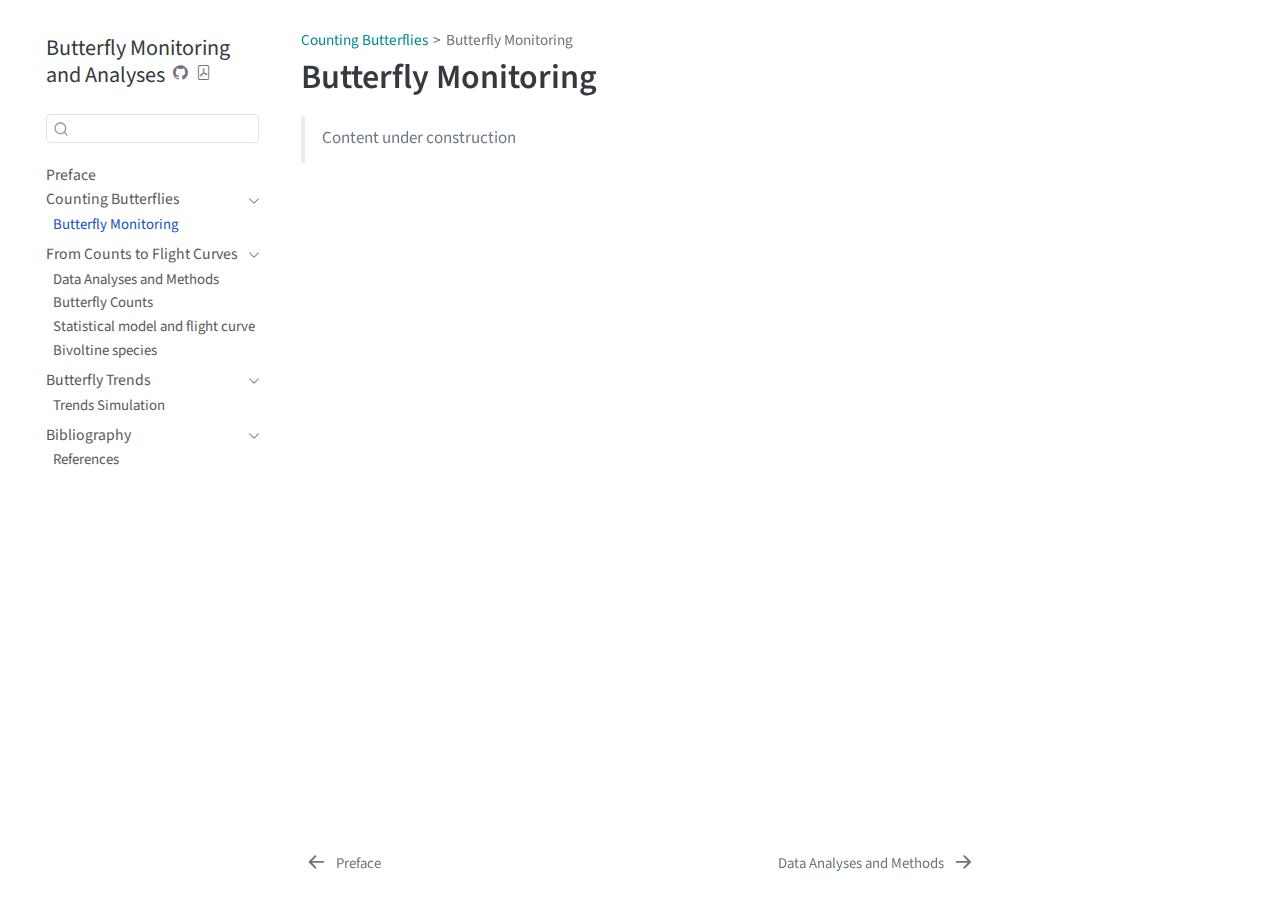
<file: docs/Chapters/CountingButterflies/Butterfly_monitoring.html>
<!DOCTYPE html>
<html xmlns="http://www.w3.org/1999/xhtml" lang="en" xml:lang="en"><head>

<meta charset="utf-8">
<meta name="generator" content="quarto-1.5.57">

<meta name="viewport" content="width=device-width, initial-scale=1.0, user-scalable=yes">


<title>Butterfly Monitoring – Butterfly Monitoring and Analyses</title>
<style>
code{white-space: pre-wrap;}
span.smallcaps{font-variant: small-caps;}
div.columns{display: flex; gap: min(4vw, 1.5em);}
div.column{flex: auto; overflow-x: auto;}
div.hanging-indent{margin-left: 1.5em; text-indent: -1.5em;}
ul.task-list{list-style: none;}
ul.task-list li input[type="checkbox"] {
  width: 0.8em;
  margin: 0 0.8em 0.2em -1em; /* quarto-specific, see https://github.com/quarto-dev/quarto-cli/issues/4556 */ 
  vertical-align: middle;
}
</style>


<script src="../../site_libs/quarto-nav/quarto-nav.js"></script>
<script src="../../site_libs/quarto-nav/headroom.min.js"></script>
<script src="../../site_libs/clipboard/clipboard.min.js"></script>
<script src="../../site_libs/quarto-search/autocomplete.umd.js"></script>
<script src="../../site_libs/quarto-search/fuse.min.js"></script>
<script src="../../site_libs/quarto-search/quarto-search.js"></script>
<meta name="quarto:offset" content="../../">
<link href="../../Chapters/FromCountsToFlightCurves/data_analyses_methods.html" rel="next">
<link href="../../index.html" rel="prev">
<script src="../../site_libs/quarto-html/quarto.js"></script>
<script src="../../site_libs/quarto-html/popper.min.js"></script>
<script src="../../site_libs/quarto-html/tippy.umd.min.js"></script>
<script src="../../site_libs/quarto-html/anchor.min.js"></script>
<link href="../../site_libs/quarto-html/tippy.css" rel="stylesheet">
<link href="../../site_libs/quarto-html/quarto-syntax-highlighting.css" rel="stylesheet" id="quarto-text-highlighting-styles">
<script src="../../site_libs/bootstrap/bootstrap.min.js"></script>
<link href="../../site_libs/bootstrap/bootstrap-icons.css" rel="stylesheet">
<link href="../../site_libs/bootstrap/bootstrap.min.css" rel="stylesheet" id="quarto-bootstrap" data-mode="light">
<script id="quarto-search-options" type="application/json">{
  "location": "sidebar",
  "copy-button": false,
  "collapse-after": 3,
  "panel-placement": "start",
  "type": "textbox",
  "limit": 50,
  "keyboard-shortcut": [
    "f",
    "/",
    "s"
  ],
  "show-item-context": false,
  "language": {
    "search-no-results-text": "No results",
    "search-matching-documents-text": "matching documents",
    "search-copy-link-title": "Copy link to search",
    "search-hide-matches-text": "Hide additional matches",
    "search-more-match-text": "more match in this document",
    "search-more-matches-text": "more matches in this document",
    "search-clear-button-title": "Clear",
    "search-text-placeholder": "",
    "search-detached-cancel-button-title": "Cancel",
    "search-submit-button-title": "Submit",
    "search-label": "Search"
  }
}</script>


</head>

<body class="nav-sidebar floating">

<div id="quarto-search-results"></div>
  <header id="quarto-header" class="headroom fixed-top">
  <nav class="quarto-secondary-nav">
    <div class="container-fluid d-flex">
      <button type="button" class="quarto-btn-toggle btn" data-bs-toggle="collapse" role="button" data-bs-target=".quarto-sidebar-collapse-item" aria-controls="quarto-sidebar" aria-expanded="false" aria-label="Toggle sidebar navigation" onclick="if (window.quartoToggleHeadroom) { window.quartoToggleHeadroom(); }">
        <i class="bi bi-layout-text-sidebar-reverse"></i>
      </button>
        <nav class="quarto-page-breadcrumbs" aria-label="breadcrumb"><ol class="breadcrumb"><li class="breadcrumb-item"><a href="../../Chapters/CountingButterflies/Butterfly_monitoring.html">Counting Butterflies</a></li><li class="breadcrumb-item"><a href="../../Chapters/CountingButterflies/Butterfly_monitoring.html">Butterfly Monitoring</a></li></ol></nav>
        <a class="flex-grow-1" role="navigation" data-bs-toggle="collapse" data-bs-target=".quarto-sidebar-collapse-item" aria-controls="quarto-sidebar" aria-expanded="false" aria-label="Toggle sidebar navigation" onclick="if (window.quartoToggleHeadroom) { window.quartoToggleHeadroom(); }">      
        </a>
      <button type="button" class="btn quarto-search-button" aria-label="Search" onclick="window.quartoOpenSearch();">
        <i class="bi bi-search"></i>
      </button>
    </div>
  </nav>
</header>
<!-- content -->
<div id="quarto-content" class="quarto-container page-columns page-rows-contents page-layout-article">
<!-- sidebar -->
  <nav id="quarto-sidebar" class="sidebar collapse collapse-horizontal quarto-sidebar-collapse-item sidebar-navigation floating overflow-auto">
    <div class="pt-lg-2 mt-2 text-left sidebar-header">
    <div class="sidebar-title mb-0 py-0">
      <a href="../../">Butterfly Monitoring and Analyses</a> 
        <div class="sidebar-tools-main">
    <a href="https://github.com/RetoSchmucki/Butterfly-Monitoring-Analyses" title="Source Code" class="quarto-navigation-tool px-1" aria-label="Source Code"><i class="bi bi-github"></i></a>
    <a href="../../Butterfly-Monitoring-and-Analyses.pdf" title="Download PDF" class="quarto-navigation-tool px-1" aria-label="Download PDF"><i class="bi bi-file-pdf"></i></a>
</div>
    </div>
      </div>
        <div class="mt-2 flex-shrink-0 align-items-center">
        <div class="sidebar-search">
        <div id="quarto-search" class="" title="Search"></div>
        </div>
        </div>
    <div class="sidebar-menu-container"> 
    <ul class="list-unstyled mt-1">
        <li class="sidebar-item">
  <div class="sidebar-item-container"> 
  <a href="../../index.html" class="sidebar-item-text sidebar-link">
 <span class="menu-text">Preface</span></a>
  </div>
</li>
        <li class="sidebar-item sidebar-item-section">
      <div class="sidebar-item-container"> 
            <a class="sidebar-item-text sidebar-link text-start" data-bs-toggle="collapse" data-bs-target="#quarto-sidebar-section-1" role="navigation" aria-expanded="true">
 <span class="menu-text">Counting Butterflies</span></a>
          <a class="sidebar-item-toggle text-start" data-bs-toggle="collapse" data-bs-target="#quarto-sidebar-section-1" role="navigation" aria-expanded="true" aria-label="Toggle section">
            <i class="bi bi-chevron-right ms-2"></i>
          </a> 
      </div>
      <ul id="quarto-sidebar-section-1" class="collapse list-unstyled sidebar-section depth1 show">  
          <li class="sidebar-item">
  <div class="sidebar-item-container"> 
  <a href="../../Chapters/CountingButterflies/Butterfly_monitoring.html" class="sidebar-item-text sidebar-link active">
 <span class="menu-text">Butterfly Monitoring</span></a>
  </div>
</li>
      </ul>
  </li>
        <li class="sidebar-item sidebar-item-section">
      <div class="sidebar-item-container"> 
            <a class="sidebar-item-text sidebar-link text-start" data-bs-toggle="collapse" data-bs-target="#quarto-sidebar-section-2" role="navigation" aria-expanded="true">
 <span class="menu-text">From Counts to Flight Curves</span></a>
          <a class="sidebar-item-toggle text-start" data-bs-toggle="collapse" data-bs-target="#quarto-sidebar-section-2" role="navigation" aria-expanded="true" aria-label="Toggle section">
            <i class="bi bi-chevron-right ms-2"></i>
          </a> 
      </div>
      <ul id="quarto-sidebar-section-2" class="collapse list-unstyled sidebar-section depth1 show">  
          <li class="sidebar-item">
  <div class="sidebar-item-container"> 
  <a href="../../Chapters/FromCountsToFlightCurves/data_analyses_methods.html" class="sidebar-item-text sidebar-link">
 <span class="menu-text">Data Analyses and Methods</span></a>
  </div>
</li>
          <li class="sidebar-item">
  <div class="sidebar-item-container"> 
  <a href="../../Chapters/FromCountsToFlightCurves/butterfly_counts.html" class="sidebar-item-text sidebar-link">
 <span class="menu-text">Butterfly Counts</span></a>
  </div>
</li>
          <li class="sidebar-item">
  <div class="sidebar-item-container"> 
  <a href="../../Chapters/FromCountsToFlightCurves/gam_method.html" class="sidebar-item-text sidebar-link">
 <span class="menu-text">Statistical model and flight curve</span></a>
  </div>
</li>
          <li class="sidebar-item">
  <div class="sidebar-item-container"> 
  <a href="../../Chapters/FromCountsToFlightCurves/bivoltine_species.html" class="sidebar-item-text sidebar-link">
 <span class="menu-text">Bivoltine species</span></a>
  </div>
</li>
      </ul>
  </li>
        <li class="sidebar-item sidebar-item-section">
      <div class="sidebar-item-container"> 
            <a class="sidebar-item-text sidebar-link text-start" data-bs-toggle="collapse" data-bs-target="#quarto-sidebar-section-3" role="navigation" aria-expanded="true">
 <span class="menu-text">Butterfly Trends</span></a>
          <a class="sidebar-item-toggle text-start" data-bs-toggle="collapse" data-bs-target="#quarto-sidebar-section-3" role="navigation" aria-expanded="true" aria-label="Toggle section">
            <i class="bi bi-chevron-right ms-2"></i>
          </a> 
      </div>
      <ul id="quarto-sidebar-section-3" class="collapse list-unstyled sidebar-section depth1 show">  
          <li class="sidebar-item">
  <div class="sidebar-item-container"> 
  <a href="../../Chapters/FromCountsToFlightCurves/trend_simulation.html" class="sidebar-item-text sidebar-link">
 <span class="menu-text">Trends Simulation</span></a>
  </div>
</li>
      </ul>
  </li>
        <li class="sidebar-item sidebar-item-section">
      <div class="sidebar-item-container"> 
            <a class="sidebar-item-text sidebar-link text-start" data-bs-toggle="collapse" data-bs-target="#quarto-sidebar-section-4" role="navigation" aria-expanded="true">
 <span class="menu-text">Bibliography</span></a>
          <a class="sidebar-item-toggle text-start" data-bs-toggle="collapse" data-bs-target="#quarto-sidebar-section-4" role="navigation" aria-expanded="true" aria-label="Toggle section">
            <i class="bi bi-chevron-right ms-2"></i>
          </a> 
      </div>
      <ul id="quarto-sidebar-section-4" class="collapse list-unstyled sidebar-section depth1 show">  
          <li class="sidebar-item">
  <div class="sidebar-item-container"> 
  <a href="../../Chapters/Bibliography/references.html" class="sidebar-item-text sidebar-link">
 <span class="menu-text">References</span></a>
  </div>
</li>
      </ul>
  </li>
    </ul>
    </div>
</nav>
<div id="quarto-sidebar-glass" class="quarto-sidebar-collapse-item" data-bs-toggle="collapse" data-bs-target=".quarto-sidebar-collapse-item"></div>
<!-- margin-sidebar -->
    <div id="quarto-margin-sidebar" class="sidebar margin-sidebar zindex-bottom">
        
    </div>
<!-- main -->
<main class="content" id="quarto-document-content">

<header id="title-block-header" class="quarto-title-block default"><nav class="quarto-page-breadcrumbs quarto-title-breadcrumbs d-none d-lg-block" aria-label="breadcrumb"><ol class="breadcrumb"><li class="breadcrumb-item"><a href="../../Chapters/CountingButterflies/Butterfly_monitoring.html">Counting Butterflies</a></li><li class="breadcrumb-item"><a href="../../Chapters/CountingButterflies/Butterfly_monitoring.html">Butterfly Monitoring</a></li></ol></nav>
<div class="quarto-title">
<h1 class="title">Butterfly Monitoring</h1>
</div>



<div class="quarto-title-meta">

    
  
    
  </div>
  


</header>


<blockquote class="blockquote">
<p>Content under construction</p>
</blockquote>



</main> <!-- /main -->
<script id="quarto-html-after-body" type="application/javascript">
window.document.addEventListener("DOMContentLoaded", function (event) {
  const toggleBodyColorMode = (bsSheetEl) => {
    const mode = bsSheetEl.getAttribute("data-mode");
    const bodyEl = window.document.querySelector("body");
    if (mode === "dark") {
      bodyEl.classList.add("quarto-dark");
      bodyEl.classList.remove("quarto-light");
    } else {
      bodyEl.classList.add("quarto-light");
      bodyEl.classList.remove("quarto-dark");
    }
  }
  const toggleBodyColorPrimary = () => {
    const bsSheetEl = window.document.querySelector("link#quarto-bootstrap");
    if (bsSheetEl) {
      toggleBodyColorMode(bsSheetEl);
    }
  }
  toggleBodyColorPrimary();  
  const icon = "";
  const anchorJS = new window.AnchorJS();
  anchorJS.options = {
    placement: 'right',
    icon: icon
  };
  anchorJS.add('.anchored');
  const isCodeAnnotation = (el) => {
    for (const clz of el.classList) {
      if (clz.startsWith('code-annotation-')) {                     
        return true;
      }
    }
    return false;
  }
  const onCopySuccess = function(e) {
    // button target
    const button = e.trigger;
    // don't keep focus
    button.blur();
    // flash "checked"
    button.classList.add('code-copy-button-checked');
    var currentTitle = button.getAttribute("title");
    button.setAttribute("title", "Copied!");
    let tooltip;
    if (window.bootstrap) {
      button.setAttribute("data-bs-toggle", "tooltip");
      button.setAttribute("data-bs-placement", "left");
      button.setAttribute("data-bs-title", "Copied!");
      tooltip = new bootstrap.Tooltip(button, 
        { trigger: "manual", 
          customClass: "code-copy-button-tooltip",
          offset: [0, -8]});
      tooltip.show();    
    }
    setTimeout(function() {
      if (tooltip) {
        tooltip.hide();
        button.removeAttribute("data-bs-title");
        button.removeAttribute("data-bs-toggle");
        button.removeAttribute("data-bs-placement");
      }
      button.setAttribute("title", currentTitle);
      button.classList.remove('code-copy-button-checked');
    }, 1000);
    // clear code selection
    e.clearSelection();
  }
  const getTextToCopy = function(trigger) {
      const codeEl = trigger.previousElementSibling.cloneNode(true);
      for (const childEl of codeEl.children) {
        if (isCodeAnnotation(childEl)) {
          childEl.remove();
        }
      }
      return codeEl.innerText;
  }
  const clipboard = new window.ClipboardJS('.code-copy-button:not([data-in-quarto-modal])', {
    text: getTextToCopy
  });
  clipboard.on('success', onCopySuccess);
  if (window.document.getElementById('quarto-embedded-source-code-modal')) {
    // For code content inside modals, clipBoardJS needs to be initialized with a container option
    // TODO: Check when it could be a function (https://github.com/zenorocha/clipboard.js/issues/860)
    const clipboardModal = new window.ClipboardJS('.code-copy-button[data-in-quarto-modal]', {
      text: getTextToCopy,
      container: window.document.getElementById('quarto-embedded-source-code-modal')
    });
    clipboardModal.on('success', onCopySuccess);
  }
    var localhostRegex = new RegExp(/^(?:http|https):\/\/localhost\:?[0-9]*\//);
    var mailtoRegex = new RegExp(/^mailto:/);
      var filterRegex = new RegExp('/' + window.location.host + '/');
    var isInternal = (href) => {
        return filterRegex.test(href) || localhostRegex.test(href) || mailtoRegex.test(href);
    }
    // Inspect non-navigation links and adorn them if external
 	var links = window.document.querySelectorAll('a[href]:not(.nav-link):not(.navbar-brand):not(.toc-action):not(.sidebar-link):not(.sidebar-item-toggle):not(.pagination-link):not(.no-external):not([aria-hidden]):not(.dropdown-item):not(.quarto-navigation-tool):not(.about-link)');
    for (var i=0; i<links.length; i++) {
      const link = links[i];
      if (!isInternal(link.href)) {
        // undo the damage that might have been done by quarto-nav.js in the case of
        // links that we want to consider external
        if (link.dataset.originalHref !== undefined) {
          link.href = link.dataset.originalHref;
        }
      }
    }
  function tippyHover(el, contentFn, onTriggerFn, onUntriggerFn) {
    const config = {
      allowHTML: true,
      maxWidth: 500,
      delay: 100,
      arrow: false,
      appendTo: function(el) {
          return el.parentElement;
      },
      interactive: true,
      interactiveBorder: 10,
      theme: 'quarto',
      placement: 'bottom-start',
    };
    if (contentFn) {
      config.content = contentFn;
    }
    if (onTriggerFn) {
      config.onTrigger = onTriggerFn;
    }
    if (onUntriggerFn) {
      config.onUntrigger = onUntriggerFn;
    }
    window.tippy(el, config); 
  }
  const noterefs = window.document.querySelectorAll('a[role="doc-noteref"]');
  for (var i=0; i<noterefs.length; i++) {
    const ref = noterefs[i];
    tippyHover(ref, function() {
      // use id or data attribute instead here
      let href = ref.getAttribute('data-footnote-href') || ref.getAttribute('href');
      try { href = new URL(href).hash; } catch {}
      const id = href.replace(/^#\/?/, "");
      const note = window.document.getElementById(id);
      if (note) {
        return note.innerHTML;
      } else {
        return "";
      }
    });
  }
  const xrefs = window.document.querySelectorAll('a.quarto-xref');
  const processXRef = (id, note) => {
    // Strip column container classes
    const stripColumnClz = (el) => {
      el.classList.remove("page-full", "page-columns");
      if (el.children) {
        for (const child of el.children) {
          stripColumnClz(child);
        }
      }
    }
    stripColumnClz(note)
    if (id === null || id.startsWith('sec-')) {
      // Special case sections, only their first couple elements
      const container = document.createElement("div");
      if (note.children && note.children.length > 2) {
        container.appendChild(note.children[0].cloneNode(true));
        for (let i = 1; i < note.children.length; i++) {
          const child = note.children[i];
          if (child.tagName === "P" && child.innerText === "") {
            continue;
          } else {
            container.appendChild(child.cloneNode(true));
            break;
          }
        }
        if (window.Quarto?.typesetMath) {
          window.Quarto.typesetMath(container);
        }
        return container.innerHTML
      } else {
        if (window.Quarto?.typesetMath) {
          window.Quarto.typesetMath(note);
        }
        return note.innerHTML;
      }
    } else {
      // Remove any anchor links if they are present
      const anchorLink = note.querySelector('a.anchorjs-link');
      if (anchorLink) {
        anchorLink.remove();
      }
      if (window.Quarto?.typesetMath) {
        window.Quarto.typesetMath(note);
      }
      // TODO in 1.5, we should make sure this works without a callout special case
      if (note.classList.contains("callout")) {
        return note.outerHTML;
      } else {
        return note.innerHTML;
      }
    }
  }
  for (var i=0; i<xrefs.length; i++) {
    const xref = xrefs[i];
    tippyHover(xref, undefined, function(instance) {
      instance.disable();
      let url = xref.getAttribute('href');
      let hash = undefined; 
      if (url.startsWith('#')) {
        hash = url;
      } else {
        try { hash = new URL(url).hash; } catch {}
      }
      if (hash) {
        const id = hash.replace(/^#\/?/, "");
        const note = window.document.getElementById(id);
        if (note !== null) {
          try {
            const html = processXRef(id, note.cloneNode(true));
            instance.setContent(html);
          } finally {
            instance.enable();
            instance.show();
          }
        } else {
          // See if we can fetch this
          fetch(url.split('#')[0])
          .then(res => res.text())
          .then(html => {
            const parser = new DOMParser();
            const htmlDoc = parser.parseFromString(html, "text/html");
            const note = htmlDoc.getElementById(id);
            if (note !== null) {
              const html = processXRef(id, note);
              instance.setContent(html);
            } 
          }).finally(() => {
            instance.enable();
            instance.show();
          });
        }
      } else {
        // See if we can fetch a full url (with no hash to target)
        // This is a special case and we should probably do some content thinning / targeting
        fetch(url)
        .then(res => res.text())
        .then(html => {
          const parser = new DOMParser();
          const htmlDoc = parser.parseFromString(html, "text/html");
          const note = htmlDoc.querySelector('main.content');
          if (note !== null) {
            // This should only happen for chapter cross references
            // (since there is no id in the URL)
            // remove the first header
            if (note.children.length > 0 && note.children[0].tagName === "HEADER") {
              note.children[0].remove();
            }
            const html = processXRef(null, note);
            instance.setContent(html);
          } 
        }).finally(() => {
          instance.enable();
          instance.show();
        });
      }
    }, function(instance) {
    });
  }
      let selectedAnnoteEl;
      const selectorForAnnotation = ( cell, annotation) => {
        let cellAttr = 'data-code-cell="' + cell + '"';
        let lineAttr = 'data-code-annotation="' +  annotation + '"';
        const selector = 'span[' + cellAttr + '][' + lineAttr + ']';
        return selector;
      }
      const selectCodeLines = (annoteEl) => {
        const doc = window.document;
        const targetCell = annoteEl.getAttribute("data-target-cell");
        const targetAnnotation = annoteEl.getAttribute("data-target-annotation");
        const annoteSpan = window.document.querySelector(selectorForAnnotation(targetCell, targetAnnotation));
        const lines = annoteSpan.getAttribute("data-code-lines").split(",");
        const lineIds = lines.map((line) => {
          return targetCell + "-" + line;
        })
        let top = null;
        let height = null;
        let parent = null;
        if (lineIds.length > 0) {
            //compute the position of the single el (top and bottom and make a div)
            const el = window.document.getElementById(lineIds[0]);
            top = el.offsetTop;
            height = el.offsetHeight;
            parent = el.parentElement.parentElement;
          if (lineIds.length > 1) {
            const lastEl = window.document.getElementById(lineIds[lineIds.length - 1]);
            const bottom = lastEl.offsetTop + lastEl.offsetHeight;
            height = bottom - top;
          }
          if (top !== null && height !== null && parent !== null) {
            // cook up a div (if necessary) and position it 
            let div = window.document.getElementById("code-annotation-line-highlight");
            if (div === null) {
              div = window.document.createElement("div");
              div.setAttribute("id", "code-annotation-line-highlight");
              div.style.position = 'absolute';
              parent.appendChild(div);
            }
            div.style.top = top - 2 + "px";
            div.style.height = height + 4 + "px";
            div.style.left = 0;
            let gutterDiv = window.document.getElementById("code-annotation-line-highlight-gutter");
            if (gutterDiv === null) {
              gutterDiv = window.document.createElement("div");
              gutterDiv.setAttribute("id", "code-annotation-line-highlight-gutter");
              gutterDiv.style.position = 'absolute';
              const codeCell = window.document.getElementById(targetCell);
              const gutter = codeCell.querySelector('.code-annotation-gutter');
              gutter.appendChild(gutterDiv);
            }
            gutterDiv.style.top = top - 2 + "px";
            gutterDiv.style.height = height + 4 + "px";
          }
          selectedAnnoteEl = annoteEl;
        }
      };
      const unselectCodeLines = () => {
        const elementsIds = ["code-annotation-line-highlight", "code-annotation-line-highlight-gutter"];
        elementsIds.forEach((elId) => {
          const div = window.document.getElementById(elId);
          if (div) {
            div.remove();
          }
        });
        selectedAnnoteEl = undefined;
      };
        // Handle positioning of the toggle
    window.addEventListener(
      "resize",
      throttle(() => {
        elRect = undefined;
        if (selectedAnnoteEl) {
          selectCodeLines(selectedAnnoteEl);
        }
      }, 10)
    );
    function throttle(fn, ms) {
    let throttle = false;
    let timer;
      return (...args) => {
        if(!throttle) { // first call gets through
            fn.apply(this, args);
            throttle = true;
        } else { // all the others get throttled
            if(timer) clearTimeout(timer); // cancel #2
            timer = setTimeout(() => {
              fn.apply(this, args);
              timer = throttle = false;
            }, ms);
        }
      };
    }
      // Attach click handler to the DT
      const annoteDls = window.document.querySelectorAll('dt[data-target-cell]');
      for (const annoteDlNode of annoteDls) {
        annoteDlNode.addEventListener('click', (event) => {
          const clickedEl = event.target;
          if (clickedEl !== selectedAnnoteEl) {
            unselectCodeLines();
            const activeEl = window.document.querySelector('dt[data-target-cell].code-annotation-active');
            if (activeEl) {
              activeEl.classList.remove('code-annotation-active');
            }
            selectCodeLines(clickedEl);
            clickedEl.classList.add('code-annotation-active');
          } else {
            // Unselect the line
            unselectCodeLines();
            clickedEl.classList.remove('code-annotation-active');
          }
        });
      }
  const findCites = (el) => {
    const parentEl = el.parentElement;
    if (parentEl) {
      const cites = parentEl.dataset.cites;
      if (cites) {
        return {
          el,
          cites: cites.split(' ')
        };
      } else {
        return findCites(el.parentElement)
      }
    } else {
      return undefined;
    }
  };
  var bibliorefs = window.document.querySelectorAll('a[role="doc-biblioref"]');
  for (var i=0; i<bibliorefs.length; i++) {
    const ref = bibliorefs[i];
    const citeInfo = findCites(ref);
    if (citeInfo) {
      tippyHover(citeInfo.el, function() {
        var popup = window.document.createElement('div');
        citeInfo.cites.forEach(function(cite) {
          var citeDiv = window.document.createElement('div');
          citeDiv.classList.add('hanging-indent');
          citeDiv.classList.add('csl-entry');
          var biblioDiv = window.document.getElementById('ref-' + cite);
          if (biblioDiv) {
            citeDiv.innerHTML = biblioDiv.innerHTML;
          }
          popup.appendChild(citeDiv);
        });
        return popup.innerHTML;
      });
    }
  }
});
</script>
<nav class="page-navigation">
  <div class="nav-page nav-page-previous">
      <a href="../../index.html" class="pagination-link" aria-label="Preface">
        <i class="bi bi-arrow-left-short"></i> <span class="nav-page-text">Preface</span>
      </a>          
  </div>
  <div class="nav-page nav-page-next">
      <a href="../../Chapters/FromCountsToFlightCurves/data_analyses_methods.html" class="pagination-link" aria-label="Data Analyses and Methods">
        <span class="nav-page-text">Data Analyses and Methods</span> <i class="bi bi-arrow-right-short"></i>
      </a>
  </div>
</nav>
</div> <!-- /content -->




</body></html>
</file>
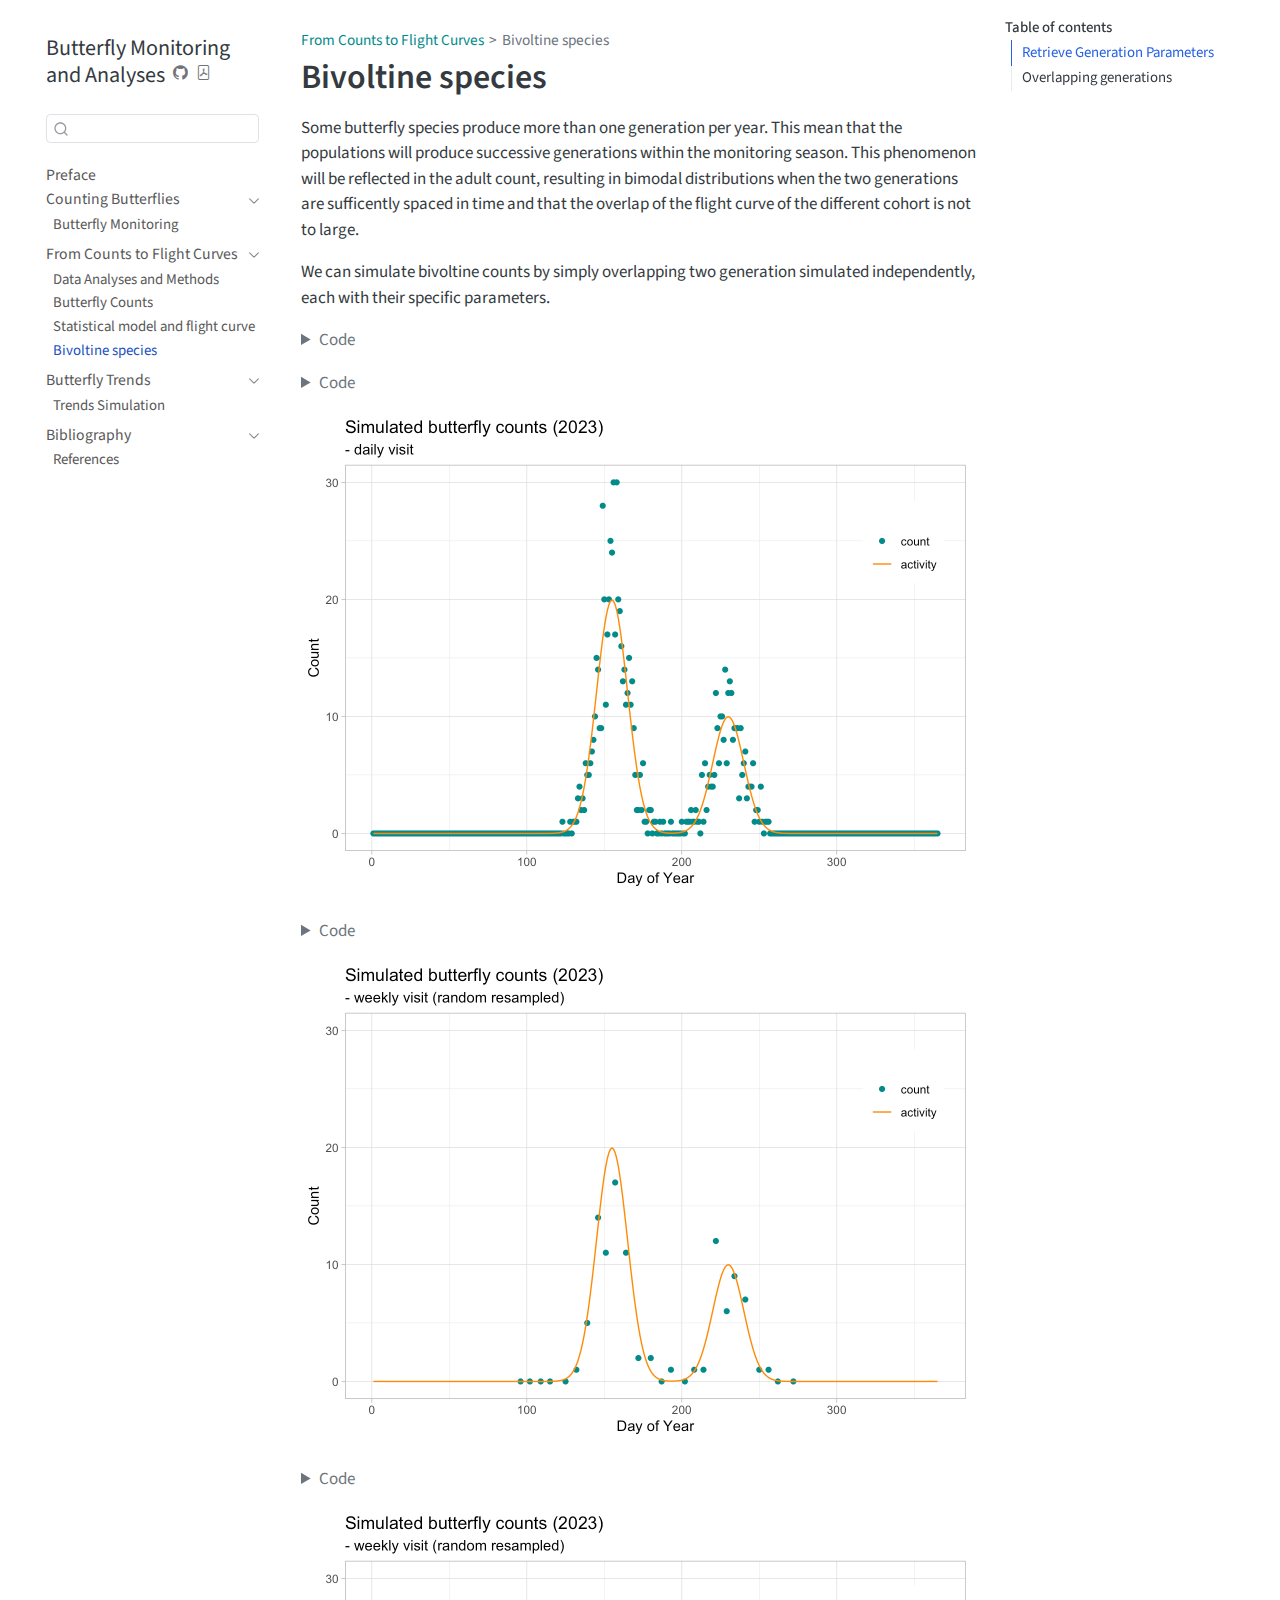
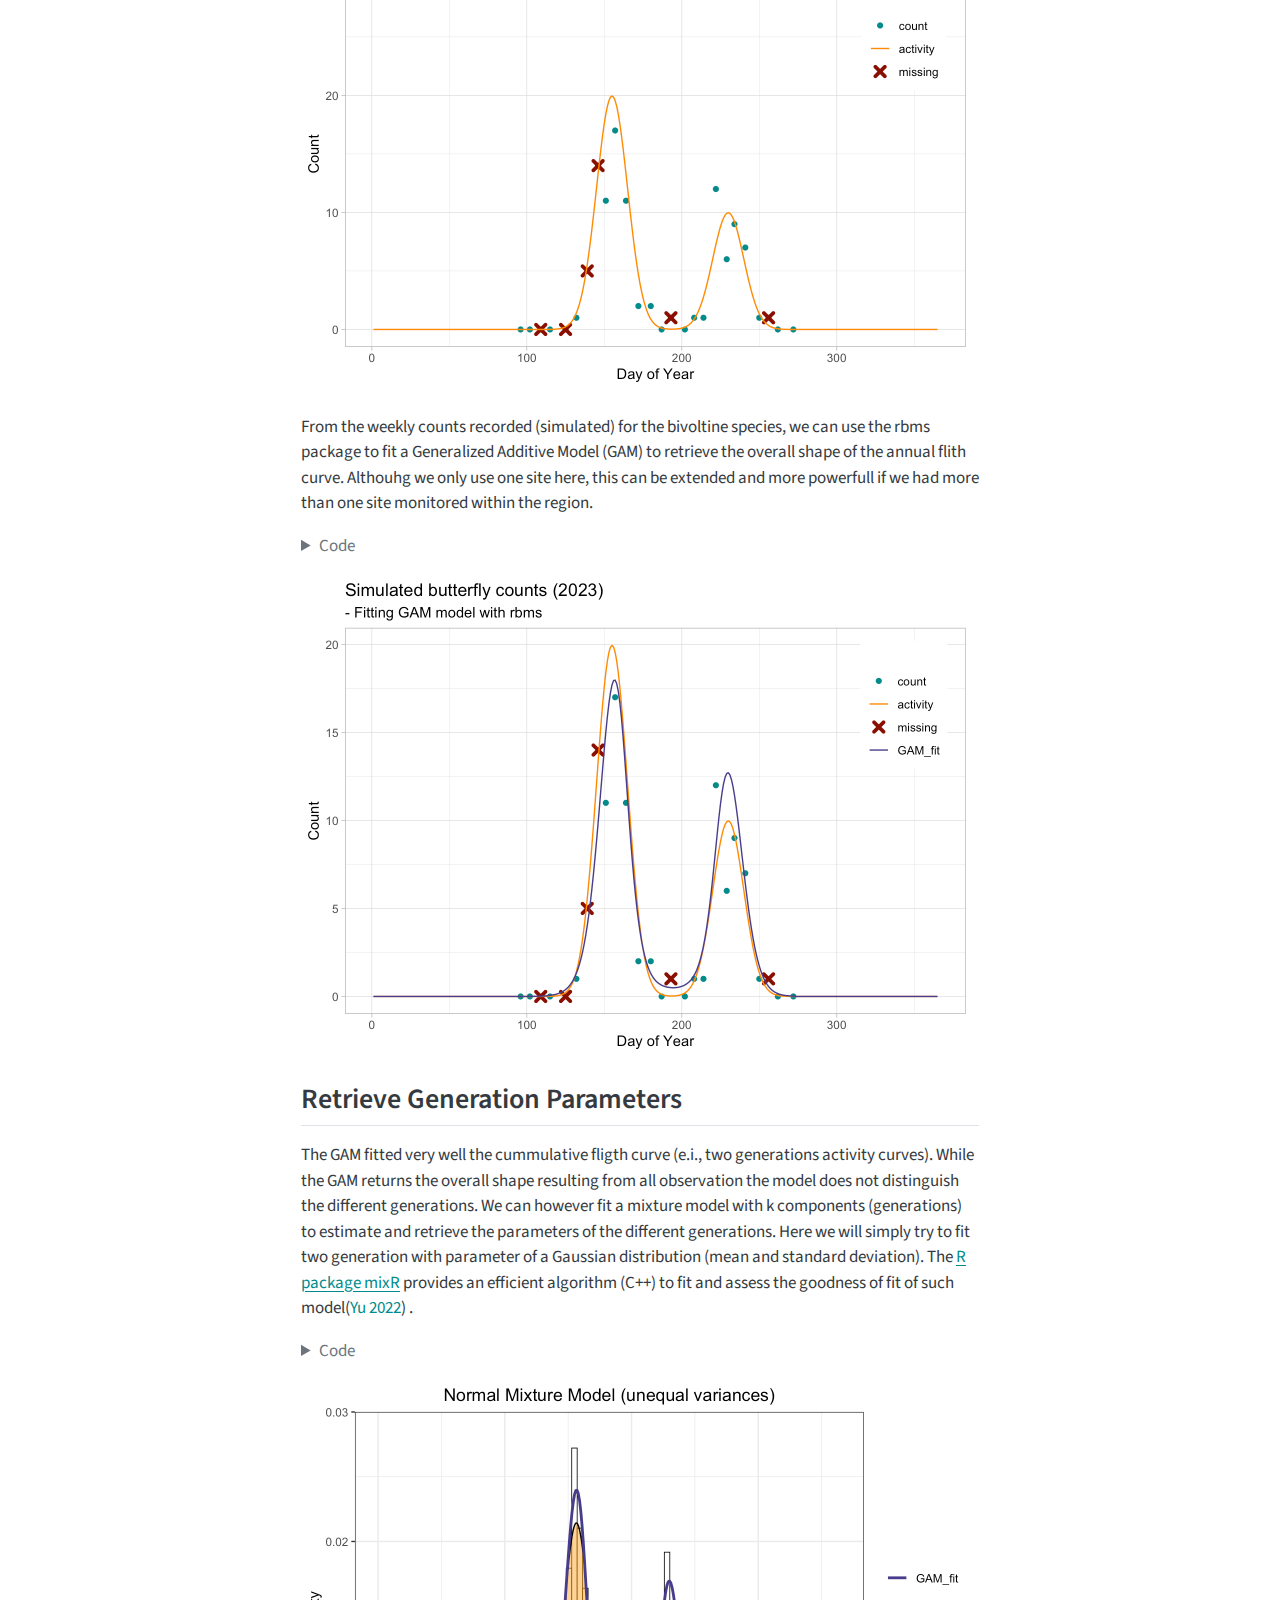
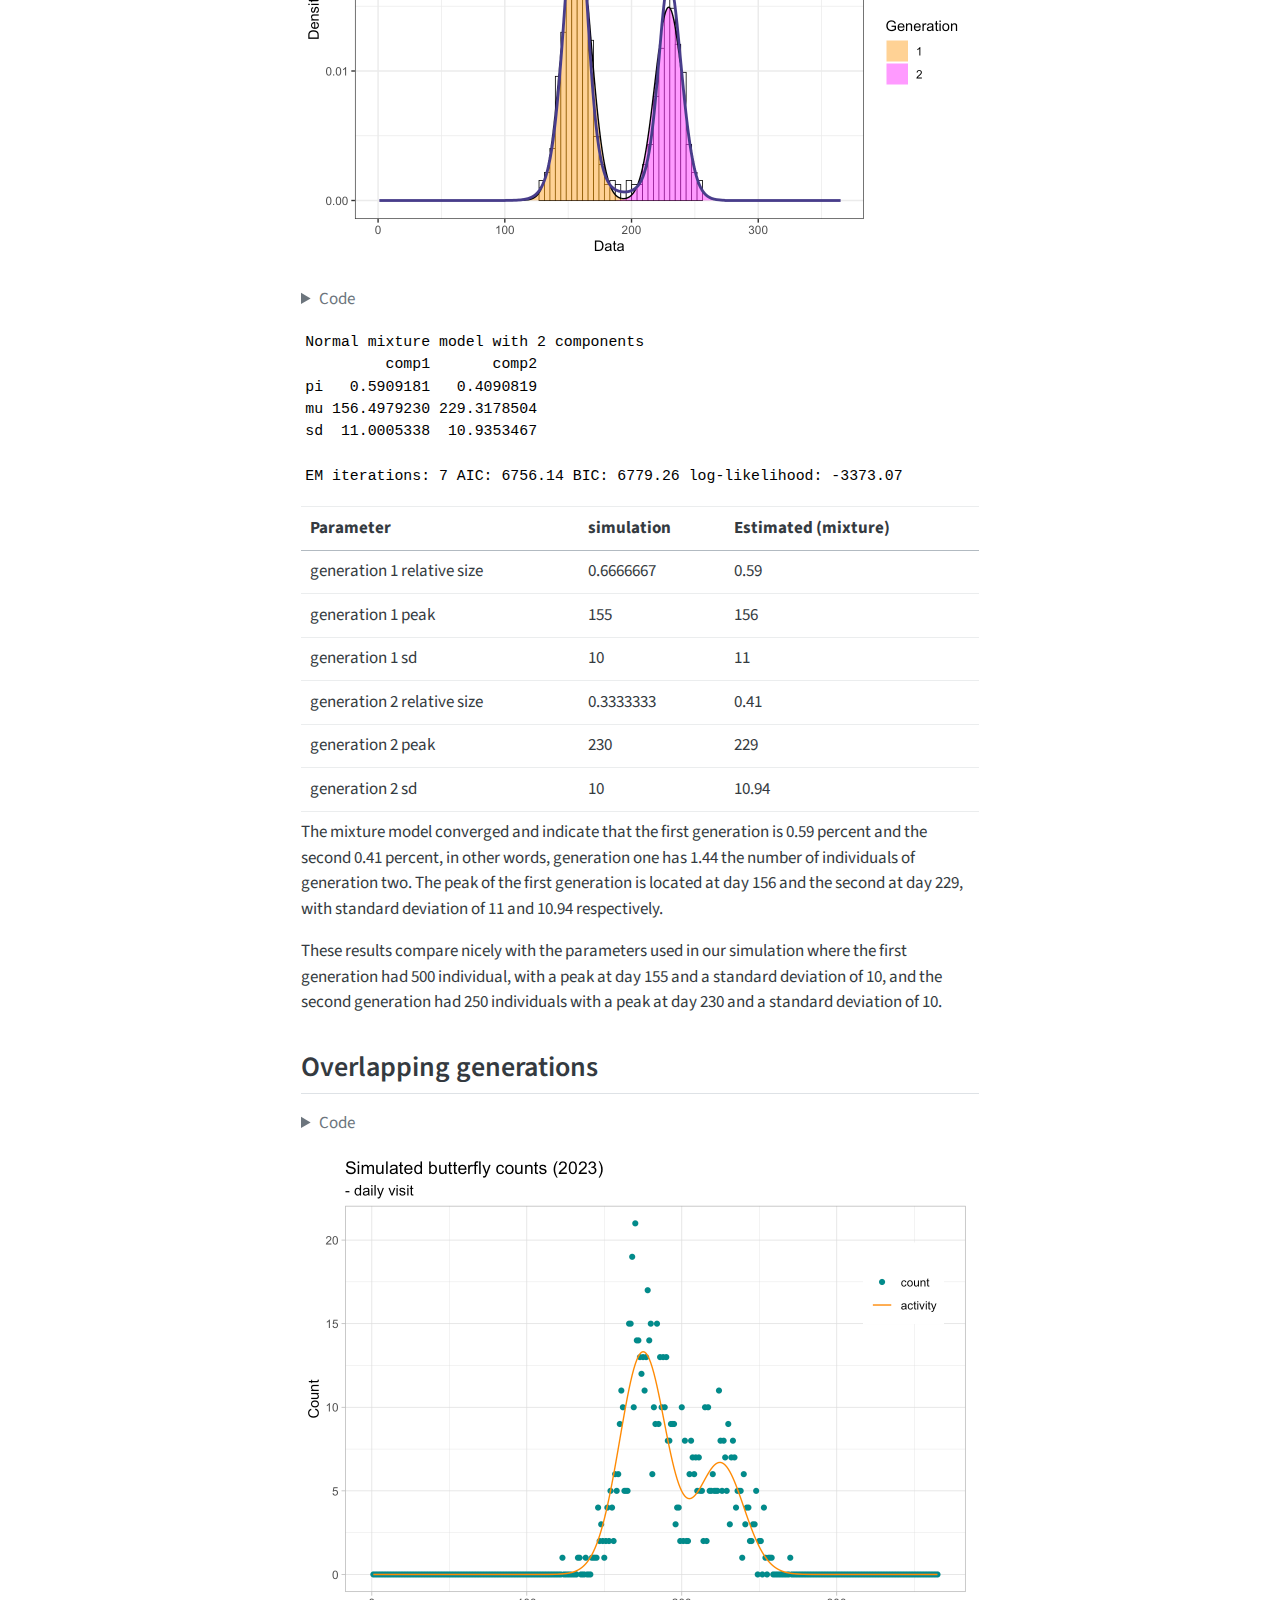
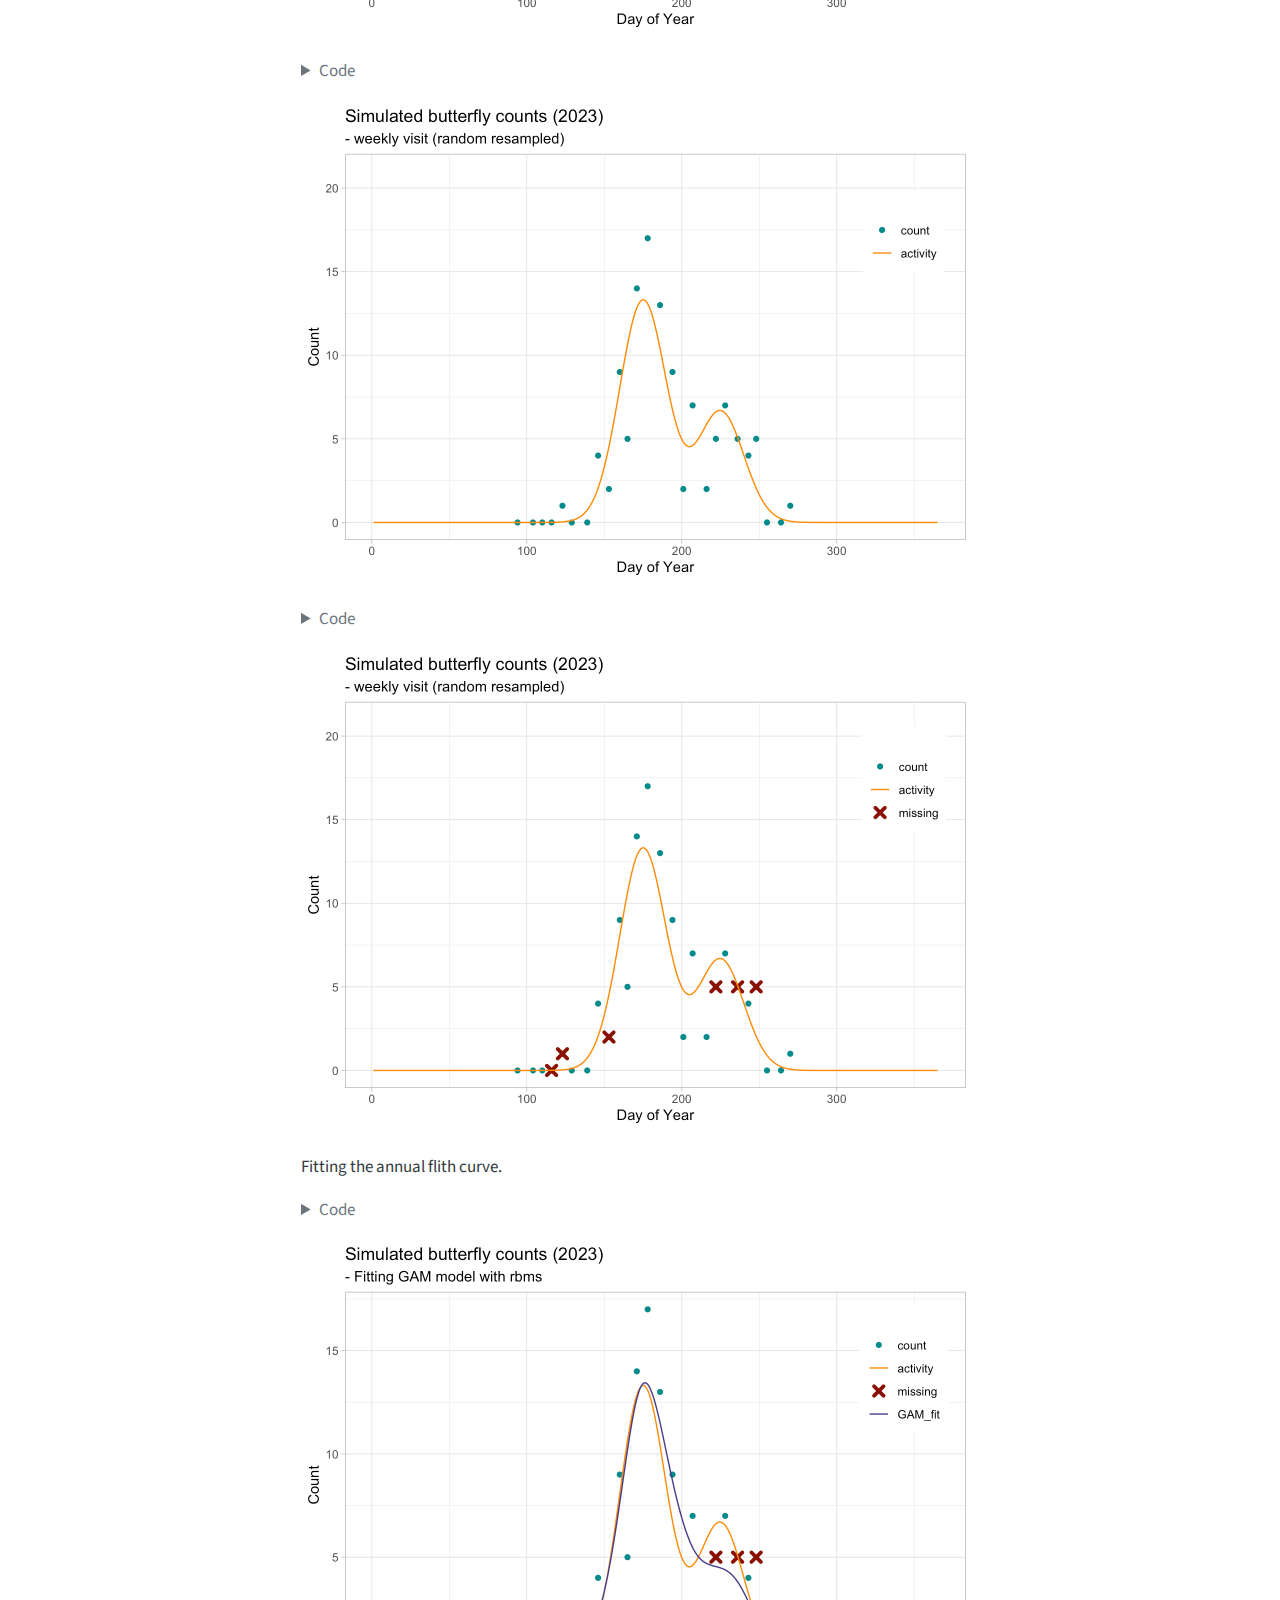
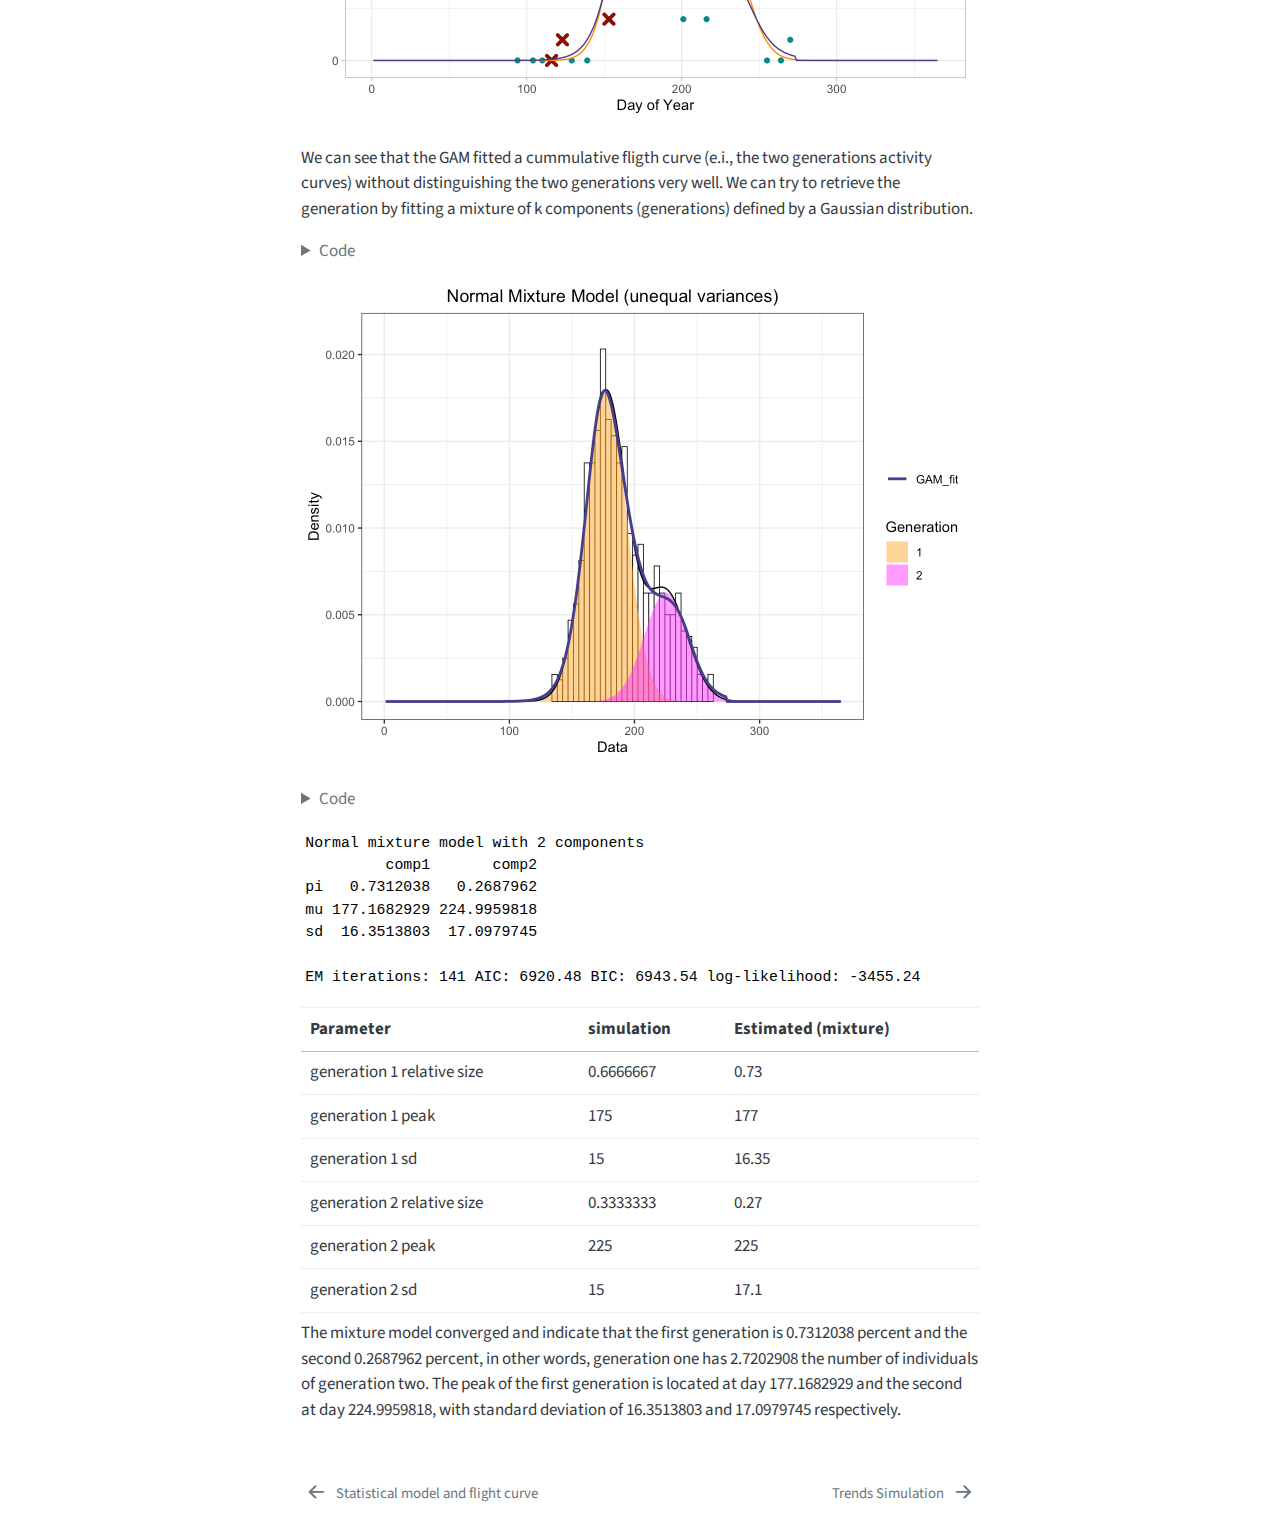
<file: docs/Chapters/FromCountsToFlightCurves/bivoltine_species.html>
<!DOCTYPE html>
<html xmlns="http://www.w3.org/1999/xhtml" lang="en" xml:lang="en"><head>

<meta charset="utf-8">
<meta name="generator" content="quarto-1.5.57">

<meta name="viewport" content="width=device-width, initial-scale=1.0, user-scalable=yes">


<title>Bivoltine species – Butterfly Monitoring and Analyses</title>
<style>
code{white-space: pre-wrap;}
span.smallcaps{font-variant: small-caps;}
div.columns{display: flex; gap: min(4vw, 1.5em);}
div.column{flex: auto; overflow-x: auto;}
div.hanging-indent{margin-left: 1.5em; text-indent: -1.5em;}
ul.task-list{list-style: none;}
ul.task-list li input[type="checkbox"] {
  width: 0.8em;
  margin: 0 0.8em 0.2em -1em; /* quarto-specific, see https://github.com/quarto-dev/quarto-cli/issues/4556 */ 
  vertical-align: middle;
}
/* CSS for syntax highlighting */
pre > code.sourceCode { white-space: pre; position: relative; }
pre > code.sourceCode > span { line-height: 1.25; }
pre > code.sourceCode > span:empty { height: 1.2em; }
.sourceCode { overflow: visible; }
code.sourceCode > span { color: inherit; text-decoration: inherit; }
div.sourceCode { margin: 1em 0; }
pre.sourceCode { margin: 0; }
@media screen {
div.sourceCode { overflow: auto; }
}
@media print {
pre > code.sourceCode { white-space: pre-wrap; }
pre > code.sourceCode > span { display: inline-block; text-indent: -5em; padding-left: 5em; }
}
pre.numberSource code
  { counter-reset: source-line 0; }
pre.numberSource code > span
  { position: relative; left: -4em; counter-increment: source-line; }
pre.numberSource code > span > a:first-child::before
  { content: counter(source-line);
    position: relative; left: -1em; text-align: right; vertical-align: baseline;
    border: none; display: inline-block;
    -webkit-touch-callout: none; -webkit-user-select: none;
    -khtml-user-select: none; -moz-user-select: none;
    -ms-user-select: none; user-select: none;
    padding: 0 4px; width: 4em;
  }
pre.numberSource { margin-left: 3em;  padding-left: 4px; }
div.sourceCode
  {   }
@media screen {
pre > code.sourceCode > span > a:first-child::before { text-decoration: underline; }
}
/* CSS for citations */
div.csl-bib-body { }
div.csl-entry {
  clear: both;
  margin-bottom: 0em;
}
.hanging-indent div.csl-entry {
  margin-left:2em;
  text-indent:-2em;
}
div.csl-left-margin {
  min-width:2em;
  float:left;
}
div.csl-right-inline {
  margin-left:2em;
  padding-left:1em;
}
div.csl-indent {
  margin-left: 2em;
}</style>


<script src="../../site_libs/quarto-nav/quarto-nav.js"></script>
<script src="../../site_libs/quarto-nav/headroom.min.js"></script>
<script src="../../site_libs/clipboard/clipboard.min.js"></script>
<script src="../../site_libs/quarto-search/autocomplete.umd.js"></script>
<script src="../../site_libs/quarto-search/fuse.min.js"></script>
<script src="../../site_libs/quarto-search/quarto-search.js"></script>
<meta name="quarto:offset" content="../../">
<link href="../../Chapters/FromCountsToFlightCurves/trend_simulation.html" rel="next">
<link href="../../Chapters/FromCountsToFlightCurves/gam_method.html" rel="prev">
<script src="../../site_libs/quarto-html/quarto.js"></script>
<script src="../../site_libs/quarto-html/popper.min.js"></script>
<script src="../../site_libs/quarto-html/tippy.umd.min.js"></script>
<script src="../../site_libs/quarto-html/anchor.min.js"></script>
<link href="../../site_libs/quarto-html/tippy.css" rel="stylesheet">
<link href="../../site_libs/quarto-html/quarto-syntax-highlighting.css" rel="stylesheet" id="quarto-text-highlighting-styles">
<script src="../../site_libs/bootstrap/bootstrap.min.js"></script>
<link href="../../site_libs/bootstrap/bootstrap-icons.css" rel="stylesheet">
<link href="../../site_libs/bootstrap/bootstrap.min.css" rel="stylesheet" id="quarto-bootstrap" data-mode="light">
<script id="quarto-search-options" type="application/json">{
  "location": "sidebar",
  "copy-button": false,
  "collapse-after": 3,
  "panel-placement": "start",
  "type": "textbox",
  "limit": 50,
  "keyboard-shortcut": [
    "f",
    "/",
    "s"
  ],
  "show-item-context": false,
  "language": {
    "search-no-results-text": "No results",
    "search-matching-documents-text": "matching documents",
    "search-copy-link-title": "Copy link to search",
    "search-hide-matches-text": "Hide additional matches",
    "search-more-match-text": "more match in this document",
    "search-more-matches-text": "more matches in this document",
    "search-clear-button-title": "Clear",
    "search-text-placeholder": "",
    "search-detached-cancel-button-title": "Cancel",
    "search-submit-button-title": "Submit",
    "search-label": "Search"
  }
}</script>


</head>

<body class="nav-sidebar floating">

<div id="quarto-search-results"></div>
  <header id="quarto-header" class="headroom fixed-top">
  <nav class="quarto-secondary-nav">
    <div class="container-fluid d-flex">
      <button type="button" class="quarto-btn-toggle btn" data-bs-toggle="collapse" role="button" data-bs-target=".quarto-sidebar-collapse-item" aria-controls="quarto-sidebar" aria-expanded="false" aria-label="Toggle sidebar navigation" onclick="if (window.quartoToggleHeadroom) { window.quartoToggleHeadroom(); }">
        <i class="bi bi-layout-text-sidebar-reverse"></i>
      </button>
        <nav class="quarto-page-breadcrumbs" aria-label="breadcrumb"><ol class="breadcrumb"><li class="breadcrumb-item"><a href="../../Chapters/FromCountsToFlightCurves/data_analyses_methods.html">From Counts to Flight Curves</a></li><li class="breadcrumb-item"><a href="../../Chapters/FromCountsToFlightCurves/bivoltine_species.html">Bivoltine species</a></li></ol></nav>
        <a class="flex-grow-1" role="navigation" data-bs-toggle="collapse" data-bs-target=".quarto-sidebar-collapse-item" aria-controls="quarto-sidebar" aria-expanded="false" aria-label="Toggle sidebar navigation" onclick="if (window.quartoToggleHeadroom) { window.quartoToggleHeadroom(); }">      
        </a>
      <button type="button" class="btn quarto-search-button" aria-label="Search" onclick="window.quartoOpenSearch();">
        <i class="bi bi-search"></i>
      </button>
    </div>
  </nav>
</header>
<!-- content -->
<div id="quarto-content" class="quarto-container page-columns page-rows-contents page-layout-article">
<!-- sidebar -->
  <nav id="quarto-sidebar" class="sidebar collapse collapse-horizontal quarto-sidebar-collapse-item sidebar-navigation floating overflow-auto">
    <div class="pt-lg-2 mt-2 text-left sidebar-header">
    <div class="sidebar-title mb-0 py-0">
      <a href="../../">Butterfly Monitoring and Analyses</a> 
        <div class="sidebar-tools-main">
    <a href="https://github.com/RetoSchmucki/Butterfly-Monitoring-Analyses" title="Source Code" class="quarto-navigation-tool px-1" aria-label="Source Code"><i class="bi bi-github"></i></a>
    <a href="../../Butterfly-Monitoring-and-Analyses.pdf" title="Download PDF" class="quarto-navigation-tool px-1" aria-label="Download PDF"><i class="bi bi-file-pdf"></i></a>
</div>
    </div>
      </div>
        <div class="mt-2 flex-shrink-0 align-items-center">
        <div class="sidebar-search">
        <div id="quarto-search" class="" title="Search"></div>
        </div>
        </div>
    <div class="sidebar-menu-container"> 
    <ul class="list-unstyled mt-1">
        <li class="sidebar-item">
  <div class="sidebar-item-container"> 
  <a href="../../index.html" class="sidebar-item-text sidebar-link">
 <span class="menu-text">Preface</span></a>
  </div>
</li>
        <li class="sidebar-item sidebar-item-section">
      <div class="sidebar-item-container"> 
            <a class="sidebar-item-text sidebar-link text-start" data-bs-toggle="collapse" data-bs-target="#quarto-sidebar-section-1" role="navigation" aria-expanded="true">
 <span class="menu-text">Counting Butterflies</span></a>
          <a class="sidebar-item-toggle text-start" data-bs-toggle="collapse" data-bs-target="#quarto-sidebar-section-1" role="navigation" aria-expanded="true" aria-label="Toggle section">
            <i class="bi bi-chevron-right ms-2"></i>
          </a> 
      </div>
      <ul id="quarto-sidebar-section-1" class="collapse list-unstyled sidebar-section depth1 show">  
          <li class="sidebar-item">
  <div class="sidebar-item-container"> 
  <a href="../../Chapters/CountingButterflies/Butterfly_monitoring.html" class="sidebar-item-text sidebar-link">
 <span class="menu-text">Butterfly Monitoring</span></a>
  </div>
</li>
      </ul>
  </li>
        <li class="sidebar-item sidebar-item-section">
      <div class="sidebar-item-container"> 
            <a class="sidebar-item-text sidebar-link text-start" data-bs-toggle="collapse" data-bs-target="#quarto-sidebar-section-2" role="navigation" aria-expanded="true">
 <span class="menu-text">From Counts to Flight Curves</span></a>
          <a class="sidebar-item-toggle text-start" data-bs-toggle="collapse" data-bs-target="#quarto-sidebar-section-2" role="navigation" aria-expanded="true" aria-label="Toggle section">
            <i class="bi bi-chevron-right ms-2"></i>
          </a> 
      </div>
      <ul id="quarto-sidebar-section-2" class="collapse list-unstyled sidebar-section depth1 show">  
          <li class="sidebar-item">
  <div class="sidebar-item-container"> 
  <a href="../../Chapters/FromCountsToFlightCurves/data_analyses_methods.html" class="sidebar-item-text sidebar-link">
 <span class="menu-text">Data Analyses and Methods</span></a>
  </div>
</li>
          <li class="sidebar-item">
  <div class="sidebar-item-container"> 
  <a href="../../Chapters/FromCountsToFlightCurves/butterfly_counts.html" class="sidebar-item-text sidebar-link">
 <span class="menu-text">Butterfly Counts</span></a>
  </div>
</li>
          <li class="sidebar-item">
  <div class="sidebar-item-container"> 
  <a href="../../Chapters/FromCountsToFlightCurves/gam_method.html" class="sidebar-item-text sidebar-link">
 <span class="menu-text">Statistical model and flight curve</span></a>
  </div>
</li>
          <li class="sidebar-item">
  <div class="sidebar-item-container"> 
  <a href="../../Chapters/FromCountsToFlightCurves/bivoltine_species.html" class="sidebar-item-text sidebar-link active">
 <span class="menu-text">Bivoltine species</span></a>
  </div>
</li>
      </ul>
  </li>
        <li class="sidebar-item sidebar-item-section">
      <div class="sidebar-item-container"> 
            <a class="sidebar-item-text sidebar-link text-start" data-bs-toggle="collapse" data-bs-target="#quarto-sidebar-section-3" role="navigation" aria-expanded="true">
 <span class="menu-text">Butterfly Trends</span></a>
          <a class="sidebar-item-toggle text-start" data-bs-toggle="collapse" data-bs-target="#quarto-sidebar-section-3" role="navigation" aria-expanded="true" aria-label="Toggle section">
            <i class="bi bi-chevron-right ms-2"></i>
          </a> 
      </div>
      <ul id="quarto-sidebar-section-3" class="collapse list-unstyled sidebar-section depth1 show">  
          <li class="sidebar-item">
  <div class="sidebar-item-container"> 
  <a href="../../Chapters/FromCountsToFlightCurves/trend_simulation.html" class="sidebar-item-text sidebar-link">
 <span class="menu-text">Trends Simulation</span></a>
  </div>
</li>
      </ul>
  </li>
        <li class="sidebar-item sidebar-item-section">
      <div class="sidebar-item-container"> 
            <a class="sidebar-item-text sidebar-link text-start" data-bs-toggle="collapse" data-bs-target="#quarto-sidebar-section-4" role="navigation" aria-expanded="true">
 <span class="menu-text">Bibliography</span></a>
          <a class="sidebar-item-toggle text-start" data-bs-toggle="collapse" data-bs-target="#quarto-sidebar-section-4" role="navigation" aria-expanded="true" aria-label="Toggle section">
            <i class="bi bi-chevron-right ms-2"></i>
          </a> 
      </div>
      <ul id="quarto-sidebar-section-4" class="collapse list-unstyled sidebar-section depth1 show">  
          <li class="sidebar-item">
  <div class="sidebar-item-container"> 
  <a href="../../Chapters/Bibliography/references.html" class="sidebar-item-text sidebar-link">
 <span class="menu-text">References</span></a>
  </div>
</li>
      </ul>
  </li>
    </ul>
    </div>
</nav>
<div id="quarto-sidebar-glass" class="quarto-sidebar-collapse-item" data-bs-toggle="collapse" data-bs-target=".quarto-sidebar-collapse-item"></div>
<!-- margin-sidebar -->
    <div id="quarto-margin-sidebar" class="sidebar margin-sidebar">
        <nav id="TOC" role="doc-toc" class="toc-active">
    <h2 id="toc-title">Table of contents</h2>
   
  <ul>
  <li><a href="#retrieve-generation-parameters" id="toc-retrieve-generation-parameters" class="nav-link active" data-scroll-target="#retrieve-generation-parameters">Retrieve Generation Parameters</a></li>
  <li><a href="#overlapping-generations" id="toc-overlapping-generations" class="nav-link" data-scroll-target="#overlapping-generations">Overlapping generations</a></li>
  </ul>
</nav>
    </div>
<!-- main -->
<main class="content" id="quarto-document-content">

<header id="title-block-header" class="quarto-title-block default"><nav class="quarto-page-breadcrumbs quarto-title-breadcrumbs d-none d-lg-block" aria-label="breadcrumb"><ol class="breadcrumb"><li class="breadcrumb-item"><a href="../../Chapters/FromCountsToFlightCurves/data_analyses_methods.html">From Counts to Flight Curves</a></li><li class="breadcrumb-item"><a href="../../Chapters/FromCountsToFlightCurves/bivoltine_species.html">Bivoltine species</a></li></ol></nav>
<div class="quarto-title">
<h1 class="title">Bivoltine species</h1>
</div>



<div class="quarto-title-meta">

    
  
    
  </div>
  


</header>


<p>Some butterfly species produce more than one generation per year. This mean that the populations will produce successive generations within the monitoring season. This phenomenon will be reflected in the adult count, resulting in bimodal distributions when the two generations are sufficently spaced in time and that the overlap of the flight curve of the different cohort is not to large.</p>
<p>We can simulate bivoltine counts by simply overlapping two generation simulated independently, each with their specific parameters.</p>
<div class="cell" data-messages="false">
<details class="code-fold">
<summary>Code</summary>
<div class="sourceCode cell-code" id="cb1"><pre class="sourceCode r code-with-copy"><code class="sourceCode r"><span id="cb1-1"><a href="#cb1-1" aria-hidden="true" tabindex="-1"></a><span class="fu">set.seed</span>(<span class="dv">13276</span>)</span>
<span id="cb1-2"><a href="#cb1-2" aria-hidden="true" tabindex="-1"></a></span>
<span id="cb1-3"><a href="#cb1-3" aria-hidden="true" tabindex="-1"></a><span class="cf">if</span>(<span class="sc">!</span><span class="fu">require</span>(<span class="st">"rbms"</span>)) devtools<span class="sc">::</span><span class="fu">install_github</span>(<span class="st">"RetoSchmucki/rbms"</span>)</span>
<span id="cb1-4"><a href="#cb1-4" aria-hidden="true" tabindex="-1"></a><span class="cf">if</span>(<span class="sc">!</span><span class="fu">require</span>(<span class="st">"butterflyGamSims"</span>)) devtools<span class="sc">::</span><span class="fu">install_github</span>(<span class="st">"cbedwards/butterflyGamSims"</span>)</span>
<span id="cb1-5"><a href="#cb1-5" aria-hidden="true" tabindex="-1"></a><span class="cf">if</span>(<span class="sc">!</span><span class="fu">require</span>(<span class="st">"mixR"</span>)) devtools<span class="sc">::</span><span class="fu">install_github</span>(<span class="st">"RetoSchmucki/mixR"</span>) <span class="co"># small fix in plot function, not yet implemented in original and CRAN version</span></span>
<span id="cb1-6"><a href="#cb1-6" aria-hidden="true" tabindex="-1"></a></span>
<span id="cb1-7"><a href="#cb1-7" aria-hidden="true" tabindex="-1"></a><span class="fu">library</span>(rbms)</span>
<span id="cb1-8"><a href="#cb1-8" aria-hidden="true" tabindex="-1"></a><span class="fu">library</span>(mixR)</span>
<span id="cb1-9"><a href="#cb1-9" aria-hidden="true" tabindex="-1"></a><span class="fu">library</span>(butterflyGamSims)</span>
<span id="cb1-10"><a href="#cb1-10" aria-hidden="true" tabindex="-1"></a><span class="fu">library</span>(data.table)</span>
<span id="cb1-11"><a href="#cb1-11" aria-hidden="true" tabindex="-1"></a><span class="fu">library</span>(ggplot2)</span>
<span id="cb1-12"><a href="#cb1-12" aria-hidden="true" tabindex="-1"></a></span>
<span id="cb1-13"><a href="#cb1-13" aria-hidden="true" tabindex="-1"></a>flc_col <span class="ot">&lt;-</span> <span class="st">'#ff8c00'</span></span>
<span id="cb1-14"><a href="#cb1-14" aria-hidden="true" tabindex="-1"></a>cnt_col <span class="ot">&lt;-</span> <span class="st">'#008b8b'</span></span>
<span id="cb1-15"><a href="#cb1-15" aria-hidden="true" tabindex="-1"></a>missing_col <span class="ot">&lt;-</span> <span class="st">'#8b0000'</span></span>
<span id="cb1-16"><a href="#cb1-16" aria-hidden="true" tabindex="-1"></a>GAM_col <span class="ot">&lt;-</span> <span class="st">'#483d8b'</span></span>
<span id="cb1-17"><a href="#cb1-17" aria-hidden="true" tabindex="-1"></a></span>
<span id="cb1-18"><a href="#cb1-18" aria-hidden="true" tabindex="-1"></a><span class="do">## local functions</span></span>
<span id="cb1-19"><a href="#cb1-19" aria-hidden="true" tabindex="-1"></a>sim2bms <span class="ot">&lt;-</span> <span class="cf">function</span>(data, <span class="at">yearKeep =</span> <span class="cn">NULL</span>, <span class="at">weeklySample =</span> <span class="cn">FALSE</span>, <span class="at">weekdayKeep =</span> <span class="cn">NULL</span>, <span class="at">monitoringSeason =</span> <span class="cn">NULL</span>){</span>
<span id="cb1-20"><a href="#cb1-20" aria-hidden="true" tabindex="-1"></a>                  </span>
<span id="cb1-21"><a href="#cb1-21" aria-hidden="true" tabindex="-1"></a>                  btfl_ts <span class="ot">&lt;-</span> data.table<span class="sc">::</span><span class="fu">data.table</span>(data)[, site_id <span class="sc">:</span><span class="er">=</span> <span class="fu">paste0</span>(<span class="st">"site_"</span>,sim.id)]</span>
<span id="cb1-22"><a href="#cb1-22" aria-hidden="true" tabindex="-1"></a>                  <span class="cf">if</span>(<span class="sc">!</span><span class="fu">is.null</span>(yearKeep)){</span>
<span id="cb1-23"><a href="#cb1-23" aria-hidden="true" tabindex="-1"></a>                        btfl_ts <span class="ot">&lt;-</span> btfl_ts[years <span class="sc">%in%</span> yearKeep, ]</span>
<span id="cb1-24"><a href="#cb1-24" aria-hidden="true" tabindex="-1"></a>                  }</span>
<span id="cb1-25"><a href="#cb1-25" aria-hidden="true" tabindex="-1"></a>                  btfl_ts[ , date <span class="sc">:</span><span class="er">=</span> <span class="fu">as.Date</span>(doy, <span class="at">origin =</span> <span class="fu">paste0</span>(years, <span class="st">"-01-01"</span>))<span class="sc">-</span><span class="dv">1</span>]</span>
<span id="cb1-26"><a href="#cb1-26" aria-hidden="true" tabindex="-1"></a>                  btfl_ts[ , week <span class="sc">:</span><span class="er">=</span> <span class="fu">isoweek</span>(date)]</span>
<span id="cb1-27"><a href="#cb1-27" aria-hidden="true" tabindex="-1"></a>                  btfl_ts[<span class="fu">month</span>(date) <span class="sc">!=</span> <span class="dv">1</span> <span class="sc">|</span> week <span class="sc">&lt;</span> <span class="dv">50</span>, weekday <span class="sc">:</span><span class="er">=</span> <span class="fu">rowid</span>(week), by <span class="ot">=</span> .(site_id, years)]</span>
<span id="cb1-28"><a href="#cb1-28" aria-hidden="true" tabindex="-1"></a>                  <span class="cf">if</span>(<span class="fu">isTRUE</span>(weeklySample)){</span>
<span id="cb1-29"><a href="#cb1-29" aria-hidden="true" tabindex="-1"></a>                        <span class="cf">if</span>(<span class="sc">!</span><span class="fu">is.null</span>(weekdayKeep)){</span>
<span id="cb1-30"><a href="#cb1-30" aria-hidden="true" tabindex="-1"></a>                              btfl_ts <span class="ot">&lt;-</span> btfl_ts[weekday <span class="sc">%in%</span> weekdayKeep, ]</span>
<span id="cb1-31"><a href="#cb1-31" aria-hidden="true" tabindex="-1"></a>                        }</span>
<span id="cb1-32"><a href="#cb1-32" aria-hidden="true" tabindex="-1"></a>                        btfl_ts <span class="ot">&lt;-</span> btfl_ts[btfl_ts[,.I[<span class="fu">sample</span>(.N, <span class="dv">1</span>)], by <span class="ot">=</span> .(week, site_id, years)][[<span class="st">"V1"</span>]],]</span>
<span id="cb1-33"><a href="#cb1-33" aria-hidden="true" tabindex="-1"></a>                  }</span>
<span id="cb1-34"><a href="#cb1-34" aria-hidden="true" tabindex="-1"></a>                  <span class="cf">if</span>(<span class="sc">!</span><span class="fu">is.null</span>(monitoringSeason)){</span>
<span id="cb1-35"><a href="#cb1-35" aria-hidden="true" tabindex="-1"></a>                  btfl_ts <span class="ot">&lt;-</span> btfl_ts[<span class="fu">month</span>(date) <span class="sc">%in%</span> monitoringSeason, ]</span>
<span id="cb1-36"><a href="#cb1-36" aria-hidden="true" tabindex="-1"></a>                  }</span>
<span id="cb1-37"><a href="#cb1-37" aria-hidden="true" tabindex="-1"></a>            <span class="fu">return</span>(btfl_ts)</span>
<span id="cb1-38"><a href="#cb1-38" aria-hidden="true" tabindex="-1"></a>            }</span>
<span id="cb1-39"><a href="#cb1-39" aria-hidden="true" tabindex="-1"></a></span>
<span id="cb1-40"><a href="#cb1-40" aria-hidden="true" tabindex="-1"></a>missing_prob <span class="ot">&lt;-</span> <span class="cf">function</span>(data, <span class="at">mu=</span><span class="cn">NULL</span>, <span class="at">alpha =</span> <span class="dv">5</span>, <span class="at">theta =</span> <span class="fl">0.3</span>){</span>
<span id="cb1-41"><a href="#cb1-41" aria-hidden="true" tabindex="-1"></a>                              x_ <span class="ot">&lt;-</span> <span class="fu">seq_len</span>(<span class="fu">nrow</span>(data))</span>
<span id="cb1-42"><a href="#cb1-42" aria-hidden="true" tabindex="-1"></a>                              mu_ <span class="ot">&lt;-</span> <span class="fu">ifelse</span>(<span class="fu">is.null</span>(mu), <span class="fu">length</span>(x_) <span class="sc">/</span> <span class="dv">2</span>, mu)</span>
<span id="cb1-43"><a href="#cb1-43" aria-hidden="true" tabindex="-1"></a>                              std_ <span class="ot">&lt;-</span> <span class="fu">sqrt</span>(mu_ <span class="sc">/</span> theta)</span>
<span id="cb1-44"><a href="#cb1-44" aria-hidden="true" tabindex="-1"></a>                              y_ <span class="ot">&lt;-</span> <span class="fu">abs</span>((alpha <span class="sc">*</span> <span class="fu">exp</span>((<span class="sc">-</span>(x_ <span class="sc">-</span> mu_)<span class="sc">^</span><span class="dv">2</span>) <span class="sc">/</span> std_<span class="sc">^</span><span class="dv">2</span>)) <span class="sc">-</span> alpha) <span class="sc">+</span> alpha</span>
<span id="cb1-45"><a href="#cb1-45" aria-hidden="true" tabindex="-1"></a>                              yn_ <span class="ot">&lt;-</span> y_ <span class="sc">/</span> (<span class="fu">sum</span>(y_))</span>
<span id="cb1-46"><a href="#cb1-46" aria-hidden="true" tabindex="-1"></a>                        <span class="fu">return</span>(yn_)</span>
<span id="cb1-47"><a href="#cb1-47" aria-hidden="true" tabindex="-1"></a>                  }</span>
<span id="cb1-48"><a href="#cb1-48" aria-hidden="true" tabindex="-1"></a></span>
<span id="cb1-49"><a href="#cb1-49" aria-hidden="true" tabindex="-1"></a>sample_missing <span class="ot">&lt;-</span> <span class="cf">function</span>(data, <span class="at">propMissing =</span> <span class="fl">0.25</span>){</span>
<span id="cb1-50"><a href="#cb1-50" aria-hidden="true" tabindex="-1"></a>            </span>
<span id="cb1-51"><a href="#cb1-51" aria-hidden="true" tabindex="-1"></a>            missing.prob <span class="ot">&lt;-</span> data.table<span class="sc">::</span><span class="fu">data.table</span>()</span>
<span id="cb1-52"><a href="#cb1-52" aria-hidden="true" tabindex="-1"></a>            <span class="cf">for</span>(i <span class="cf">in</span> data[, <span class="fu">unique</span>(years)]){</span>
<span id="cb1-53"><a href="#cb1-53" aria-hidden="true" tabindex="-1"></a>                  <span class="cf">for</span>(j <span class="cf">in</span> data[, <span class="fu">unique</span>(site_id)]){</span>
<span id="cb1-54"><a href="#cb1-54" aria-hidden="true" tabindex="-1"></a>                  missing.prob <span class="ot">&lt;-</span> <span class="fu">rbind</span>(missing.prob, <span class="fu">missing_prob</span>(data[years <span class="sc">==</span> i <span class="sc">&amp;</span> site_id <span class="sc">==</span> j, ]))</span>
<span id="cb1-55"><a href="#cb1-55" aria-hidden="true" tabindex="-1"></a>                  }</span>
<span id="cb1-56"><a href="#cb1-56" aria-hidden="true" tabindex="-1"></a>            }</span>
<span id="cb1-57"><a href="#cb1-57" aria-hidden="true" tabindex="-1"></a>            </span>
<span id="cb1-58"><a href="#cb1-58" aria-hidden="true" tabindex="-1"></a>            missing.week <span class="ot">&lt;-</span> data[<span class="fu">sample</span>(<span class="fu">seq_len</span>(.N), <span class="fu">round</span>(propMissing <span class="sc">*</span> .N), <span class="at">prob =</span> <span class="fu">unlist</span>(missing.prob)), ]  </span>
<span id="cb1-59"><a href="#cb1-59" aria-hidden="true" tabindex="-1"></a>      </span>
<span id="cb1-60"><a href="#cb1-60" aria-hidden="true" tabindex="-1"></a>      <span class="fu">return</span>(missing.week)</span>
<span id="cb1-61"><a href="#cb1-61" aria-hidden="true" tabindex="-1"></a>}</span></code><button title="Copy to Clipboard" class="code-copy-button"><i class="bi"></i></button></pre></div>
</details>
</div>
<div class="cell" data-messages="false">
<details class="code-fold">
<summary>Code</summary>
<div class="sourceCode cell-code" id="cb2"><pre class="sourceCode r code-with-copy"><code class="sourceCode r"><span id="cb2-1"><a href="#cb2-1" aria-hidden="true" tabindex="-1"></a>size1 <span class="ot">&lt;-</span> <span class="dv">500</span></span>
<span id="cb2-2"><a href="#cb2-2" aria-hidden="true" tabindex="-1"></a>peak1 <span class="ot">&lt;-</span> <span class="dv">155</span></span>
<span id="cb2-3"><a href="#cb2-3" aria-hidden="true" tabindex="-1"></a>sd1 <span class="ot">&lt;-</span> <span class="dv">10</span></span>
<span id="cb2-4"><a href="#cb2-4" aria-hidden="true" tabindex="-1"></a>size2 <span class="ot">&lt;-</span> <span class="dv">250</span></span>
<span id="cb2-5"><a href="#cb2-5" aria-hidden="true" tabindex="-1"></a>peak2 <span class="ot">&lt;-</span> <span class="dv">230</span></span>
<span id="cb2-6"><a href="#cb2-6" aria-hidden="true" tabindex="-1"></a>sd2 <span class="ot">&lt;-</span> <span class="dv">10</span></span>
<span id="cb2-7"><a href="#cb2-7" aria-hidden="true" tabindex="-1"></a>y <span class="ot">&lt;-</span> <span class="fu">c</span>(<span class="dv">2023</span>)</span>
<span id="cb2-8"><a href="#cb2-8" aria-hidden="true" tabindex="-1"></a></span>
<span id="cb2-9"><a href="#cb2-9" aria-hidden="true" tabindex="-1"></a>btfl_data1 <span class="ot">&lt;-</span> <span class="fu">timeseries_sim</span>(<span class="at">nsims=</span><span class="dv">1</span>,</span>
<span id="cb2-10"><a href="#cb2-10" aria-hidden="true" tabindex="-1"></a>               <span class="at">year =</span> y,</span>
<span id="cb2-11"><a href="#cb2-11" aria-hidden="true" tabindex="-1"></a>               <span class="at">doy.samples =</span> <span class="fu">seq</span>(<span class="at">from=</span><span class="dv">1</span>, <span class="at">to=</span><span class="dv">365</span>, <span class="at">by=</span><span class="dv">1</span>),</span>
<span id="cb2-12"><a href="#cb2-12" aria-hidden="true" tabindex="-1"></a>               <span class="at">abund.type =</span> <span class="st">"exp"</span>,</span>
<span id="cb2-13"><a href="#cb2-13" aria-hidden="true" tabindex="-1"></a>               <span class="at">activity.type =</span> <span class="st">"gauss"</span>,</span>
<span id="cb2-14"><a href="#cb2-14" aria-hidden="true" tabindex="-1"></a>               <span class="at">sample.type =</span> <span class="st">"pois"</span>,</span>
<span id="cb2-15"><a href="#cb2-15" aria-hidden="true" tabindex="-1"></a>               <span class="at">sim.parms =</span> <span class="fu">list</span>(<span class="at">growth.rate =</span> <span class="dv">0</span>,</span>
<span id="cb2-16"><a href="#cb2-16" aria-hidden="true" tabindex="-1"></a>                                <span class="at">init.size =</span> size1, </span>
<span id="cb2-17"><a href="#cb2-17" aria-hidden="true" tabindex="-1"></a>                                <span class="at">act.mean =</span> peak1,</span>
<span id="cb2-18"><a href="#cb2-18" aria-hidden="true" tabindex="-1"></a>                                <span class="at">act.sd =</span> sd1)</span>
<span id="cb2-19"><a href="#cb2-19" aria-hidden="true" tabindex="-1"></a>               )</span>
<span id="cb2-20"><a href="#cb2-20" aria-hidden="true" tabindex="-1"></a></span>
<span id="cb2-21"><a href="#cb2-21" aria-hidden="true" tabindex="-1"></a>btfl_data2 <span class="ot">&lt;-</span> <span class="fu">timeseries_sim</span>(<span class="at">nsims=</span><span class="dv">1</span>,</span>
<span id="cb2-22"><a href="#cb2-22" aria-hidden="true" tabindex="-1"></a>               <span class="at">year =</span> y,</span>
<span id="cb2-23"><a href="#cb2-23" aria-hidden="true" tabindex="-1"></a>               <span class="at">doy.samples =</span> <span class="fu">seq</span>(<span class="at">from=</span><span class="dv">1</span>, <span class="at">to=</span><span class="dv">365</span>, <span class="at">by=</span><span class="dv">1</span>),</span>
<span id="cb2-24"><a href="#cb2-24" aria-hidden="true" tabindex="-1"></a>               <span class="at">abund.type =</span> <span class="st">"exp"</span>,</span>
<span id="cb2-25"><a href="#cb2-25" aria-hidden="true" tabindex="-1"></a>               <span class="at">activity.type =</span> <span class="st">"gauss"</span>,</span>
<span id="cb2-26"><a href="#cb2-26" aria-hidden="true" tabindex="-1"></a>               <span class="at">sample.type =</span> <span class="st">"pois"</span>,</span>
<span id="cb2-27"><a href="#cb2-27" aria-hidden="true" tabindex="-1"></a>               <span class="at">sim.parms =</span> <span class="fu">list</span>(<span class="at">growth.rate =</span> <span class="dv">0</span>,</span>
<span id="cb2-28"><a href="#cb2-28" aria-hidden="true" tabindex="-1"></a>                                <span class="at">init.size =</span> size2, </span>
<span id="cb2-29"><a href="#cb2-29" aria-hidden="true" tabindex="-1"></a>                                <span class="at">act.mean =</span> peak2,</span>
<span id="cb2-30"><a href="#cb2-30" aria-hidden="true" tabindex="-1"></a>                                <span class="at">act.sd =</span> sd2)</span>
<span id="cb2-31"><a href="#cb2-31" aria-hidden="true" tabindex="-1"></a>               )</span>
<span id="cb2-32"><a href="#cb2-32" aria-hidden="true" tabindex="-1"></a></span>
<span id="cb2-33"><a href="#cb2-33" aria-hidden="true" tabindex="-1"></a>btfl_data_b2 <span class="ot">&lt;-</span> <span class="fu">rbind</span>(btfl_data1<span class="sc">$</span>timeseries[,<span class="fu">c</span>(<span class="st">"years"</span>, <span class="st">"doy"</span>, <span class="st">"count"</span>, <span class="st">"act"</span>, <span class="st">"sim.id"</span>)], </span>
<span id="cb2-34"><a href="#cb2-34" aria-hidden="true" tabindex="-1"></a>                      btfl_data2<span class="sc">$</span>timeseries[,<span class="fu">c</span>(<span class="st">"years"</span>, <span class="st">"doy"</span>, <span class="st">"count"</span>, <span class="st">"act"</span>, <span class="st">"sim.id"</span>)])</span>
<span id="cb2-35"><a href="#cb2-35" aria-hidden="true" tabindex="-1"></a>btfl_data_b2 <span class="ot">&lt;-</span> <span class="fu">unique</span>(<span class="fu">data.table</span>(btfl_data_b2)[, <span class="st">":="</span>(<span class="at">count=</span><span class="fu">sum</span>(count), <span class="at">act=</span><span class="fu">sum</span>(act)), <span class="at">by =</span> .(years, doy)])</span>
<span id="cb2-36"><a href="#cb2-36" aria-hidden="true" tabindex="-1"></a>btfl_data_b2[, abund.true<span class="sc">:</span><span class="er">=</span> <span class="fu">sum</span>(<span class="fu">c</span>(size1, size2))]</span>
<span id="cb2-37"><a href="#cb2-37" aria-hidden="true" tabindex="-1"></a></span>
<span id="cb2-38"><a href="#cb2-38" aria-hidden="true" tabindex="-1"></a>btfl_ts <span class="ot">&lt;-</span> <span class="fu">sim2bms</span>(<span class="at">data =</span> btfl_data_b2, <span class="at">yearKeep =</span> y)</span>
<span id="cb2-39"><a href="#cb2-39" aria-hidden="true" tabindex="-1"></a></span>
<span id="cb2-40"><a href="#cb2-40" aria-hidden="true" tabindex="-1"></a>btfl_fig1 <span class="ot">&lt;-</span> <span class="fu">ggplot</span>() <span class="sc">+</span></span>
<span id="cb2-41"><a href="#cb2-41" aria-hidden="true" tabindex="-1"></a>                <span class="fu">geom_point</span>(<span class="at">data=</span>btfl_ts, <span class="fu">aes</span>(<span class="at">x=</span>doy, <span class="at">y=</span>count, <span class="at">colour =</span> <span class="st">"count"</span>)) <span class="sc">+</span> </span>
<span id="cb2-42"><a href="#cb2-42" aria-hidden="true" tabindex="-1"></a>                <span class="fu">geom_line</span>(<span class="at">data =</span> btfl_ts,</span>
<span id="cb2-43"><a href="#cb2-43" aria-hidden="true" tabindex="-1"></a>                <span class="fu">aes</span>(<span class="at">x =</span> doy, <span class="at">y =</span> act, <span class="at">colour =</span> <span class="st">"activity"</span>)) <span class="sc">+</span></span>
<span id="cb2-44"><a href="#cb2-44" aria-hidden="true" tabindex="-1"></a>                <span class="fu">xlim</span>(<span class="dv">1</span>,<span class="dv">365</span>) <span class="sc">+</span> <span class="fu">ylim</span>(<span class="dv">0</span>, <span class="fu">max</span>(btfl_ts<span class="sc">$</span>count, btfl_ts<span class="sc">$</span>act)) <span class="sc">+</span> </span>
<span id="cb2-45"><a href="#cb2-45" aria-hidden="true" tabindex="-1"></a>                <span class="fu">scale_colour_manual</span>(<span class="st">""</span>, </span>
<span id="cb2-46"><a href="#cb2-46" aria-hidden="true" tabindex="-1"></a>                      <span class="at">breaks =</span> <span class="fu">c</span>(<span class="st">"count"</span>, <span class="st">"activity"</span>),</span>
<span id="cb2-47"><a href="#cb2-47" aria-hidden="true" tabindex="-1"></a>                      <span class="at">values =</span> <span class="fu">c</span>(cnt_col, flc_col)) <span class="sc">+</span></span>
<span id="cb2-48"><a href="#cb2-48" aria-hidden="true" tabindex="-1"></a>                <span class="fu">theme_light</span>() <span class="sc">+</span> </span>
<span id="cb2-49"><a href="#cb2-49" aria-hidden="true" tabindex="-1"></a>                <span class="fu">theme</span>(<span class="at">legend.position =</span> <span class="st">"inside"</span>, <span class="at">legend.position.inside =</span> <span class="fu">c</span>(<span class="fl">0.9</span>, <span class="fl">0.8</span>)) <span class="sc">+</span></span>
<span id="cb2-50"><a href="#cb2-50" aria-hidden="true" tabindex="-1"></a>                <span class="fu">labs</span>(<span class="at">title =</span> <span class="fu">paste0</span>(<span class="st">"Simulated butterfly counts ("</span>, y,<span class="st">")"</span>),</span>
<span id="cb2-51"><a href="#cb2-51" aria-hidden="true" tabindex="-1"></a>                     <span class="at">subtitle =</span> <span class="st">"- daily visit"</span>,</span>
<span id="cb2-52"><a href="#cb2-52" aria-hidden="true" tabindex="-1"></a>                     <span class="at">x =</span> <span class="st">"Day of Year"</span>,</span>
<span id="cb2-53"><a href="#cb2-53" aria-hidden="true" tabindex="-1"></a>                     <span class="at">y =</span> <span class="st">"Count"</span>)</span>
<span id="cb2-54"><a href="#cb2-54" aria-hidden="true" tabindex="-1"></a>btfl_fig1</span></code><button title="Copy to Clipboard" class="code-copy-button"><i class="bi"></i></button></pre></div>
</details>
<div class="cell-output-display">
<div>
<figure class="figure">
<p><img src="bivoltine_species_files/figure-html/bivoltine-1.png" class="img-fluid figure-img" width="672"></p>
</figure>
</div>
</div>
<details class="code-fold">
<summary>Code</summary>
<div class="sourceCode cell-code" id="cb3"><pre class="sourceCode r code-with-copy"><code class="sourceCode r"><span id="cb3-1"><a href="#cb3-1" aria-hidden="true" tabindex="-1"></a><span class="do">## ===========================</span></span>
<span id="cb3-2"><a href="#cb3-2" aria-hidden="true" tabindex="-1"></a><span class="do">## degradation1: weekly count</span></span>
<span id="cb3-3"><a href="#cb3-3" aria-hidden="true" tabindex="-1"></a><span class="do">## ===========================</span></span>
<span id="cb3-4"><a href="#cb3-4" aria-hidden="true" tabindex="-1"></a></span>
<span id="cb3-5"><a href="#cb3-5" aria-hidden="true" tabindex="-1"></a>btfl_week_smpl <span class="ot">&lt;-</span> <span class="fu">sim2bms</span>(<span class="at">data =</span> btfl_data_b2, <span class="at">yearKeep =</span> y, </span>
<span id="cb3-6"><a href="#cb3-6" aria-hidden="true" tabindex="-1"></a>                  <span class="at">weeklySample =</span> <span class="cn">TRUE</span>,</span>
<span id="cb3-7"><a href="#cb3-7" aria-hidden="true" tabindex="-1"></a>                  <span class="at">weekdayKeep =</span> <span class="fu">c</span>(<span class="dv">2</span><span class="sc">:</span><span class="dv">5</span>),</span>
<span id="cb3-8"><a href="#cb3-8" aria-hidden="true" tabindex="-1"></a>                  <span class="at">monitoringSeason =</span> <span class="fu">c</span>(<span class="dv">4</span><span class="sc">:</span><span class="dv">9</span>))</span>
<span id="cb3-9"><a href="#cb3-9" aria-hidden="true" tabindex="-1"></a></span>
<span id="cb3-10"><a href="#cb3-10" aria-hidden="true" tabindex="-1"></a>btfl_fig2 <span class="ot">&lt;-</span> <span class="fu">ggplot</span>() <span class="sc">+</span></span>
<span id="cb3-11"><a href="#cb3-11" aria-hidden="true" tabindex="-1"></a>                <span class="fu">geom_point</span>(<span class="at">data=</span>btfl_week_smpl, <span class="fu">aes</span>(<span class="at">x=</span>doy, <span class="at">y=</span>count, <span class="at">colour =</span> <span class="st">"count"</span>)) <span class="sc">+</span> </span>
<span id="cb3-12"><a href="#cb3-12" aria-hidden="true" tabindex="-1"></a>                <span class="fu">geom_line</span>(<span class="at">data =</span> btfl_ts,</span>
<span id="cb3-13"><a href="#cb3-13" aria-hidden="true" tabindex="-1"></a>                <span class="fu">aes</span>(<span class="at">x =</span> doy, <span class="at">y =</span> act, <span class="at">colour =</span> <span class="st">"activity"</span>)) <span class="sc">+</span></span>
<span id="cb3-14"><a href="#cb3-14" aria-hidden="true" tabindex="-1"></a>                <span class="fu">xlim</span>(<span class="dv">1</span>,<span class="dv">365</span>) <span class="sc">+</span> <span class="fu">ylim</span>(<span class="dv">0</span>, <span class="fu">max</span>(btfl_ts<span class="sc">$</span>count, btfl_ts<span class="sc">$</span>act)) <span class="sc">+</span> </span>
<span id="cb3-15"><a href="#cb3-15" aria-hidden="true" tabindex="-1"></a>                <span class="fu">scale_colour_manual</span>(<span class="st">""</span>, </span>
<span id="cb3-16"><a href="#cb3-16" aria-hidden="true" tabindex="-1"></a>                      <span class="at">breaks =</span> <span class="fu">c</span>(<span class="st">"count"</span>, <span class="st">"activity"</span>),</span>
<span id="cb3-17"><a href="#cb3-17" aria-hidden="true" tabindex="-1"></a>                      <span class="at">values =</span> <span class="fu">c</span>(cnt_col, flc_col)) <span class="sc">+</span></span>
<span id="cb3-18"><a href="#cb3-18" aria-hidden="true" tabindex="-1"></a>                <span class="fu">theme_light</span>() <span class="sc">+</span> </span>
<span id="cb3-19"><a href="#cb3-19" aria-hidden="true" tabindex="-1"></a>                <span class="fu">theme</span>(<span class="at">legend.position =</span> <span class="st">"inside"</span>, <span class="at">legend.position.inside =</span> <span class="fu">c</span>(<span class="fl">0.9</span>, <span class="fl">0.8</span>)) <span class="sc">+</span></span>
<span id="cb3-20"><a href="#cb3-20" aria-hidden="true" tabindex="-1"></a>                <span class="fu">labs</span>(<span class="at">title =</span> <span class="fu">paste0</span>(<span class="st">"Simulated butterfly counts ("</span>, y,<span class="st">")"</span>),</span>
<span id="cb3-21"><a href="#cb3-21" aria-hidden="true" tabindex="-1"></a>                     <span class="at">subtitle =</span> <span class="st">"- weekly visit (random resampled)"</span>,</span>
<span id="cb3-22"><a href="#cb3-22" aria-hidden="true" tabindex="-1"></a>                     <span class="at">x =</span> <span class="st">"Day of Year"</span>,</span>
<span id="cb3-23"><a href="#cb3-23" aria-hidden="true" tabindex="-1"></a>                     <span class="at">y =</span> <span class="st">"Count"</span>)</span>
<span id="cb3-24"><a href="#cb3-24" aria-hidden="true" tabindex="-1"></a></span>
<span id="cb3-25"><a href="#cb3-25" aria-hidden="true" tabindex="-1"></a>btfl_fig2</span></code><button title="Copy to Clipboard" class="code-copy-button"><i class="bi"></i></button></pre></div>
</details>
<div class="cell-output-display">
<div>
<figure class="figure">
<p><img src="bivoltine_species_files/figure-html/bivoltine-2.png" class="img-fluid figure-img" width="672"></p>
</figure>
</div>
</div>
<details class="code-fold">
<summary>Code</summary>
<div class="sourceCode cell-code" id="cb4"><pre class="sourceCode r code-with-copy"><code class="sourceCode r"><span id="cb4-1"><a href="#cb4-1" aria-hidden="true" tabindex="-1"></a><span class="do">## ==============================</span></span>
<span id="cb4-2"><a href="#cb4-2" aria-hidden="true" tabindex="-1"></a><span class="do">## degradation: add missing week</span></span>
<span id="cb4-3"><a href="#cb4-3" aria-hidden="true" tabindex="-1"></a><span class="do">## ==============================</span></span>
<span id="cb4-4"><a href="#cb4-4" aria-hidden="true" tabindex="-1"></a></span>
<span id="cb4-5"><a href="#cb4-5" aria-hidden="true" tabindex="-1"></a>btfl_week_missing <span class="ot">&lt;-</span> <span class="fu">sample_missing</span>(<span class="at">data =</span> btfl_week_smpl, <span class="at">propMissing =</span> <span class="fl">0.25</span>)</span>
<span id="cb4-6"><a href="#cb4-6" aria-hidden="true" tabindex="-1"></a></span>
<span id="cb4-7"><a href="#cb4-7" aria-hidden="true" tabindex="-1"></a>btfl_fig3 <span class="ot">&lt;-</span> <span class="fu">ggplot</span>() <span class="sc">+</span></span>
<span id="cb4-8"><a href="#cb4-8" aria-hidden="true" tabindex="-1"></a>                <span class="fu">geom_point</span>(<span class="at">data=</span>btfl_week_smpl, <span class="fu">aes</span>(<span class="at">x=</span>doy, <span class="at">y=</span>count, <span class="at">colour =</span> <span class="st">"count"</span>)) <span class="sc">+</span> </span>
<span id="cb4-9"><a href="#cb4-9" aria-hidden="true" tabindex="-1"></a>                <span class="fu">geom_point</span>(<span class="at">data=</span>btfl_week_missing, <span class="fu">aes</span>(<span class="at">x=</span>doy, <span class="at">y=</span>count, <span class="at">colour =</span> <span class="st">"missing"</span>), </span>
<span id="cb4-10"><a href="#cb4-10" aria-hidden="true" tabindex="-1"></a>                            <span class="at">shape=</span><span class="dv">4</span>, <span class="at">size=</span><span class="dv">2</span>, <span class="at">stroke=</span><span class="dv">2</span>) <span class="sc">+</span> </span>
<span id="cb4-11"><a href="#cb4-11" aria-hidden="true" tabindex="-1"></a>                <span class="fu">geom_line</span>(<span class="at">data =</span> btfl_ts,</span>
<span id="cb4-12"><a href="#cb4-12" aria-hidden="true" tabindex="-1"></a>                <span class="fu">aes</span>(<span class="at">x =</span> doy, <span class="at">y =</span> act, <span class="at">colour =</span> <span class="st">"activity"</span>)) <span class="sc">+</span></span>
<span id="cb4-13"><a href="#cb4-13" aria-hidden="true" tabindex="-1"></a>                <span class="fu">xlim</span>(<span class="dv">1</span>,<span class="dv">365</span>) <span class="sc">+</span> <span class="fu">ylim</span>(<span class="dv">0</span>, <span class="fu">max</span>(btfl_ts<span class="sc">$</span>count, btfl_ts<span class="sc">$</span>act)) <span class="sc">+</span> </span>
<span id="cb4-14"><a href="#cb4-14" aria-hidden="true" tabindex="-1"></a>                <span class="fu">scale_colour_manual</span>(<span class="st">""</span>, </span>
<span id="cb4-15"><a href="#cb4-15" aria-hidden="true" tabindex="-1"></a>                      <span class="at">breaks =</span> <span class="fu">c</span>(<span class="st">"count"</span>, <span class="st">"activity"</span>, <span class="st">"missing"</span>),</span>
<span id="cb4-16"><a href="#cb4-16" aria-hidden="true" tabindex="-1"></a>                      <span class="at">values =</span> <span class="fu">c</span>(cnt_col, flc_col, missing_col)) <span class="sc">+</span></span>
<span id="cb4-17"><a href="#cb4-17" aria-hidden="true" tabindex="-1"></a>                <span class="fu">theme_light</span>() <span class="sc">+</span> </span>
<span id="cb4-18"><a href="#cb4-18" aria-hidden="true" tabindex="-1"></a>                <span class="fu">theme</span>(<span class="at">legend.position =</span> <span class="st">"inside"</span>, <span class="at">legend.position.inside =</span> <span class="fu">c</span>(<span class="fl">0.9</span>, <span class="fl">0.8</span>)) <span class="sc">+</span></span>
<span id="cb4-19"><a href="#cb4-19" aria-hidden="true" tabindex="-1"></a>                <span class="fu">labs</span>(<span class="at">title =</span> <span class="fu">paste0</span>(<span class="st">"Simulated butterfly counts ("</span>, y,<span class="st">")"</span>),</span>
<span id="cb4-20"><a href="#cb4-20" aria-hidden="true" tabindex="-1"></a>                     <span class="at">subtitle =</span> <span class="st">"- weekly visit (random resampled)"</span>,</span>
<span id="cb4-21"><a href="#cb4-21" aria-hidden="true" tabindex="-1"></a>                     <span class="at">x =</span> <span class="st">"Day of Year"</span>,</span>
<span id="cb4-22"><a href="#cb4-22" aria-hidden="true" tabindex="-1"></a>                     <span class="at">y =</span> <span class="st">"Count"</span>)</span>
<span id="cb4-23"><a href="#cb4-23" aria-hidden="true" tabindex="-1"></a></span>
<span id="cb4-24"><a href="#cb4-24" aria-hidden="true" tabindex="-1"></a>btfl_fig3</span></code><button title="Copy to Clipboard" class="code-copy-button"><i class="bi"></i></button></pre></div>
</details>
<div class="cell-output-display">
<div>
<figure class="figure">
<p><img src="bivoltine_species_files/figure-html/bivoltine-3.png" class="img-fluid figure-img" width="672"></p>
</figure>
</div>
</div>
</div>
<p>From the weekly counts recorded (simulated) for the bivoltine species, we can use the rbms package to fit a Generalized Additive Model (GAM) to retrieve the overall shape of the annual flith curve. Althouhg we only use one site here, this can be extended and more powerfull if we had more than one site monitored within the region.</p>
<div class="cell" data-messages="false">
<details class="code-fold">
<summary>Code</summary>
<div class="sourceCode cell-code" id="cb5"><pre class="sourceCode r code-with-copy"><code class="sourceCode r"><span id="cb5-1"><a href="#cb5-1" aria-hidden="true" tabindex="-1"></a>visit_sim <span class="ot">&lt;-</span> btfl_week_smpl[<span class="sc">!</span>date <span class="sc">%in%</span> btfl_week_missing<span class="sc">$</span>date, .(site_id, date, count)]</span>
<span id="cb5-2"><a href="#cb5-2" aria-hidden="true" tabindex="-1"></a>count_sim <span class="ot">&lt;-</span> visit_sim[count<span class="sc">&gt;=</span><span class="dv">1</span>,][, species <span class="sc">:</span><span class="er">=</span> <span class="st">"sp1"</span>]</span>
<span id="cb5-3"><a href="#cb5-3" aria-hidden="true" tabindex="-1"></a></span>
<span id="cb5-4"><a href="#cb5-4" aria-hidden="true" tabindex="-1"></a><span class="fu">names</span>(visit_sim) <span class="ot">&lt;-</span> <span class="fu">toupper</span>(<span class="fu">names</span>(visit_sim))</span>
<span id="cb5-5"><a href="#cb5-5" aria-hidden="true" tabindex="-1"></a><span class="fu">names</span>(count_sim) <span class="ot">&lt;-</span> <span class="fu">toupper</span>(<span class="fu">names</span>(count_sim))</span>
<span id="cb5-6"><a href="#cb5-6" aria-hidden="true" tabindex="-1"></a></span>
<span id="cb5-7"><a href="#cb5-7" aria-hidden="true" tabindex="-1"></a>ts_date <span class="ot">&lt;-</span> rbms<span class="sc">::</span><span class="fu">ts_dwmy_table</span>(<span class="at">InitYear =</span> <span class="dv">2023</span>, <span class="at">LastYear =</span> <span class="dv">2023</span>, <span class="at">WeekDay1 =</span> <span class="st">'monday'</span>)</span>
<span id="cb5-8"><a href="#cb5-8" aria-hidden="true" tabindex="-1"></a></span>
<span id="cb5-9"><a href="#cb5-9" aria-hidden="true" tabindex="-1"></a>ts_season <span class="ot">&lt;-</span> rbms<span class="sc">::</span><span class="fu">ts_monit_season</span>(ts_date,</span>
<span id="cb5-10"><a href="#cb5-10" aria-hidden="true" tabindex="-1"></a>                       <span class="at">StartMonth =</span> <span class="dv">4</span>,</span>
<span id="cb5-11"><a href="#cb5-11" aria-hidden="true" tabindex="-1"></a>                       <span class="at">EndMonth =</span> <span class="dv">9</span>, </span>
<span id="cb5-12"><a href="#cb5-12" aria-hidden="true" tabindex="-1"></a>                       <span class="at">StartDay =</span> <span class="dv">1</span>,</span>
<span id="cb5-13"><a href="#cb5-13" aria-hidden="true" tabindex="-1"></a>                       <span class="at">EndDay =</span> <span class="cn">NULL</span>,</span>
<span id="cb5-14"><a href="#cb5-14" aria-hidden="true" tabindex="-1"></a>                       <span class="at">CompltSeason =</span> <span class="cn">TRUE</span>,</span>
<span id="cb5-15"><a href="#cb5-15" aria-hidden="true" tabindex="-1"></a>                       <span class="at">Anchor =</span> <span class="cn">TRUE</span>,</span>
<span id="cb5-16"><a href="#cb5-16" aria-hidden="true" tabindex="-1"></a>                       <span class="at">AnchorLength =</span> <span class="dv">2</span>,</span>
<span id="cb5-17"><a href="#cb5-17" aria-hidden="true" tabindex="-1"></a>                       <span class="at">AnchorLag =</span> <span class="dv">2</span>,</span>
<span id="cb5-18"><a href="#cb5-18" aria-hidden="true" tabindex="-1"></a>                       <span class="at">TimeUnit =</span> <span class="st">'d'</span>)</span>
<span id="cb5-19"><a href="#cb5-19" aria-hidden="true" tabindex="-1"></a></span>
<span id="cb5-20"><a href="#cb5-20" aria-hidden="true" tabindex="-1"></a>ts_season_visit <span class="ot">&lt;-</span> rbms<span class="sc">::</span><span class="fu">ts_monit_site</span>(ts_season, visit_sim)</span>
<span id="cb5-21"><a href="#cb5-21" aria-hidden="true" tabindex="-1"></a></span>
<span id="cb5-22"><a href="#cb5-22" aria-hidden="true" tabindex="-1"></a>ts_season_count <span class="ot">&lt;-</span> rbms<span class="sc">::</span><span class="fu">ts_monit_count_site</span>(ts_season_visit, count_sim, <span class="at">sp =</span> <span class="st">"sp1"</span>)</span>
<span id="cb5-23"><a href="#cb5-23" aria-hidden="true" tabindex="-1"></a></span>
<span id="cb5-24"><a href="#cb5-24" aria-hidden="true" tabindex="-1"></a><span class="do">### Fitting a GAM to Butterfly Counts</span></span>
<span id="cb5-25"><a href="#cb5-25" aria-hidden="true" tabindex="-1"></a></span>
<span id="cb5-26"><a href="#cb5-26" aria-hidden="true" tabindex="-1"></a>ts_flight_curve <span class="ot">&lt;-</span> rbms<span class="sc">::</span><span class="fu">flight_curve</span>(ts_season_count, </span>
<span id="cb5-27"><a href="#cb5-27" aria-hidden="true" tabindex="-1"></a>                       <span class="at">NbrSample =</span> <span class="dv">300</span>,</span>
<span id="cb5-28"><a href="#cb5-28" aria-hidden="true" tabindex="-1"></a>                       <span class="at">MinVisit =</span> <span class="dv">5</span>,</span>
<span id="cb5-29"><a href="#cb5-29" aria-hidden="true" tabindex="-1"></a>                       <span class="at">MinOccur =</span> <span class="dv">3</span>,</span>
<span id="cb5-30"><a href="#cb5-30" aria-hidden="true" tabindex="-1"></a>                       <span class="at">MinNbrSite =</span> <span class="dv">1</span>,</span>
<span id="cb5-31"><a href="#cb5-31" aria-hidden="true" tabindex="-1"></a>                       <span class="at">MaxTrial =</span> <span class="dv">4</span>,</span>
<span id="cb5-32"><a href="#cb5-32" aria-hidden="true" tabindex="-1"></a>                       <span class="at">GamFamily =</span> <span class="st">'nb'</span>,</span>
<span id="cb5-33"><a href="#cb5-33" aria-hidden="true" tabindex="-1"></a>                       <span class="at">SpeedGam =</span> <span class="cn">FALSE</span>,</span>
<span id="cb5-34"><a href="#cb5-34" aria-hidden="true" tabindex="-1"></a>                       <span class="at">CompltSeason =</span> <span class="cn">TRUE</span>,</span>
<span id="cb5-35"><a href="#cb5-35" aria-hidden="true" tabindex="-1"></a>                       <span class="at">SelectYear =</span> <span class="cn">NULL</span>,</span>
<span id="cb5-36"><a href="#cb5-36" aria-hidden="true" tabindex="-1"></a>                       <span class="at">TimeUnit =</span> <span class="st">'d'</span>)</span>
<span id="cb5-37"><a href="#cb5-37" aria-hidden="true" tabindex="-1"></a></span>
<span id="cb5-38"><a href="#cb5-38" aria-hidden="true" tabindex="-1"></a></span>
<span id="cb5-39"><a href="#cb5-39" aria-hidden="true" tabindex="-1"></a><span class="do">## plot-fitted-flight-curve</span></span>
<span id="cb5-40"><a href="#cb5-40" aria-hidden="true" tabindex="-1"></a></span>
<span id="cb5-41"><a href="#cb5-41" aria-hidden="true" tabindex="-1"></a>pheno <span class="ot">&lt;-</span> ts_flight_curve<span class="sc">$</span>pheno</span>
<span id="cb5-42"><a href="#cb5-42" aria-hidden="true" tabindex="-1"></a></span>
<span id="cb5-43"><a href="#cb5-43" aria-hidden="true" tabindex="-1"></a>btfl_fig4 <span class="ot">&lt;-</span> <span class="fu">ggplot</span>() <span class="sc">+</span></span>
<span id="cb5-44"><a href="#cb5-44" aria-hidden="true" tabindex="-1"></a>                <span class="fu">geom_point</span>(<span class="at">data=</span>ts_season_count[ANCHOR <span class="sc">==</span> <span class="dv">0</span> <span class="sc">&amp;</span> <span class="sc">!</span><span class="fu">is.na</span>(COUNT), ], <span class="fu">aes</span>(<span class="at">x=</span>DAY_SINCE, <span class="at">y=</span>COUNT, <span class="at">colour =</span> <span class="st">"count"</span>)) <span class="sc">+</span></span>
<span id="cb5-45"><a href="#cb5-45" aria-hidden="true" tabindex="-1"></a>                <span class="fu">geom_point</span>(<span class="at">data=</span>btfl_week_missing, <span class="fu">aes</span>(<span class="at">x=</span>doy, <span class="at">y=</span>count, <span class="at">colour =</span> <span class="st">"missing"</span>), </span>
<span id="cb5-46"><a href="#cb5-46" aria-hidden="true" tabindex="-1"></a>                            <span class="at">shape=</span><span class="dv">4</span>, <span class="at">size=</span><span class="dv">2</span>, <span class="at">stroke=</span><span class="dv">2</span>) <span class="sc">+</span> </span>
<span id="cb5-47"><a href="#cb5-47" aria-hidden="true" tabindex="-1"></a>                <span class="fu">geom_line</span>(<span class="at">data =</span> btfl_ts, <span class="fu">aes</span>(<span class="at">x =</span> doy, <span class="at">y =</span> act, <span class="at">colour =</span> <span class="st">"activity"</span>)) <span class="sc">+</span></span>
<span id="cb5-48"><a href="#cb5-48" aria-hidden="true" tabindex="-1"></a>                <span class="fu">geom_line</span>(<span class="at">data =</span> pheno,</span>
<span id="cb5-49"><a href="#cb5-49" aria-hidden="true" tabindex="-1"></a>                    <span class="fu">aes</span>(<span class="at">x =</span> trimDAYNO, <span class="at">y =</span> btfl_ts[, <span class="fu">unique</span>(abund.true)]<span class="sc">*</span>NM, <span class="at">colour =</span> <span class="st">"GAM_fit"</span>)) <span class="sc">+</span></span>
<span id="cb5-50"><a href="#cb5-50" aria-hidden="true" tabindex="-1"></a>                <span class="fu">xlim</span>(<span class="dv">1</span>,<span class="dv">365</span>) <span class="sc">+</span> <span class="fu">ylim</span>(<span class="dv">0</span>, <span class="fu">max</span>(btfl_ts<span class="sc">$</span>act, </span>
<span id="cb5-51"><a href="#cb5-51" aria-hidden="true" tabindex="-1"></a>                                          pheno<span class="sc">$</span>NM<span class="sc">*</span>btfl_ts[,<span class="fu">unique</span>(abund.true)], </span>
<span id="cb5-52"><a href="#cb5-52" aria-hidden="true" tabindex="-1"></a>                                          btfl_week_missing<span class="sc">$</span>count, </span>
<span id="cb5-53"><a href="#cb5-53" aria-hidden="true" tabindex="-1"></a>                                          ts_season_count[<span class="sc">!</span><span class="fu">is.na</span>(COUNT), COUNT] )) <span class="sc">+</span> </span>
<span id="cb5-54"><a href="#cb5-54" aria-hidden="true" tabindex="-1"></a>                <span class="fu">scale_colour_manual</span>(<span class="st">""</span>, </span>
<span id="cb5-55"><a href="#cb5-55" aria-hidden="true" tabindex="-1"></a>                      <span class="at">breaks =</span> <span class="fu">c</span>(<span class="st">"count"</span>, <span class="st">"activity"</span>, <span class="st">"missing"</span>, <span class="st">"GAM_fit"</span>),</span>
<span id="cb5-56"><a href="#cb5-56" aria-hidden="true" tabindex="-1"></a>                      <span class="at">values =</span> <span class="fu">c</span>(cnt_col, flc_col, missing_col, GAM_col)) <span class="sc">+</span></span>
<span id="cb5-57"><a href="#cb5-57" aria-hidden="true" tabindex="-1"></a>                <span class="fu">theme_light</span>() <span class="sc">+</span> </span>
<span id="cb5-58"><a href="#cb5-58" aria-hidden="true" tabindex="-1"></a>                <span class="fu">theme</span>(<span class="at">legend.position =</span> <span class="st">"inside"</span>, <span class="at">legend.position.inside =</span> <span class="fu">c</span>(<span class="fl">0.9</span>, <span class="fl">0.8</span>)) <span class="sc">+</span></span>
<span id="cb5-59"><a href="#cb5-59" aria-hidden="true" tabindex="-1"></a>                <span class="fu">labs</span>(<span class="at">title =</span> <span class="fu">paste0</span>(<span class="st">"Simulated butterfly counts ("</span>, y,<span class="st">")"</span>),</span>
<span id="cb5-60"><a href="#cb5-60" aria-hidden="true" tabindex="-1"></a>                     <span class="at">subtitle =</span> <span class="st">"- Fitting GAM model with rbms"</span>,</span>
<span id="cb5-61"><a href="#cb5-61" aria-hidden="true" tabindex="-1"></a>                     <span class="at">x =</span> <span class="st">"Day of Year"</span>,</span>
<span id="cb5-62"><a href="#cb5-62" aria-hidden="true" tabindex="-1"></a>                     <span class="at">y =</span> <span class="st">"Count"</span>)</span>
<span id="cb5-63"><a href="#cb5-63" aria-hidden="true" tabindex="-1"></a>btfl_fig4</span></code><button title="Copy to Clipboard" class="code-copy-button"><i class="bi"></i></button></pre></div>
</details>
<div class="cell-output-display">
<div>
<figure class="figure">
<p><img src="bivoltine_species_files/figure-html/bivoltine_flightcurve-1.png" class="img-fluid figure-img" width="672"></p>
</figure>
</div>
</div>
</div>
<section id="retrieve-generation-parameters" class="level2">
<h2 class="anchored" data-anchor-id="retrieve-generation-parameters">Retrieve Generation Parameters</h2>
<p>The GAM fitted very well the cummulative fligth curve (e.i., two generations activity curves). While the GAM returns the overall shape resulting from all observation the model does not distinguish the different generations. We can however fit a mixture model with k components (generations) to estimate and retrieve the parameters of the different generations. Here we will simply try to fit two generation with parameter of a Gaussian distribution (mean and standard deviation). The <a href="https://cran.r-project.org/web/packages/mixR/index.html">R package mixR</a> provides an efficient algorithm (C++) to fit and assess the goodness of fit of such model<span class="citation" data-cites="Yu2022">(<a href="../Bibliography/references.html#ref-Yu2022" role="doc-biblioref">Yu 2022</a>)</span> .</p>
<div class="cell" data-messages="false">
<details class="code-fold">
<summary>Code</summary>
<div class="sourceCode cell-code" id="cb6"><pre class="sourceCode r code-with-copy"><code class="sourceCode r"><span id="cb6-1"><a href="#cb6-1" aria-hidden="true" tabindex="-1"></a><span class="fu">set.seed</span>(<span class="dv">102</span>)</span>
<span id="cb6-2"><a href="#cb6-2" aria-hidden="true" tabindex="-1"></a>btnbr <span class="ot">&lt;-</span> pheno<span class="sc">$</span>NM<span class="sc">*</span>btfl_ts[,<span class="fu">unique</span>(abund.true)]</span>
<span id="cb6-3"><a href="#cb6-3" aria-hidden="true" tabindex="-1"></a>x1 <span class="ot">&lt;-</span> <span class="fu">rep</span>(<span class="dv">1</span><span class="sc">:</span><span class="dv">365</span>, <span class="fu">round</span>(btnbr))</span>
<span id="cb6-4"><a href="#cb6-4" aria-hidden="true" tabindex="-1"></a></span>
<span id="cb6-5"><a href="#cb6-5" aria-hidden="true" tabindex="-1"></a><span class="co"># fit a Normal mixture model (unequal variances)</span></span>
<span id="cb6-6"><a href="#cb6-6" aria-hidden="true" tabindex="-1"></a>mod1 <span class="ot">=</span> <span class="fu">mixfit</span>(x1, <span class="at">ncomp =</span> <span class="dv">2</span>)</span>
<span id="cb6-7"><a href="#cb6-7" aria-hidden="true" tabindex="-1"></a>gen_plot1 <span class="ot">&lt;-</span> <span class="fu">plot</span>(mod1, <span class="at">title =</span> <span class="st">'Normal Mixture Model (unequal variances)'</span>)</span>
<span id="cb6-8"><a href="#cb6-8" aria-hidden="true" tabindex="-1"></a></span>
<span id="cb6-9"><a href="#cb6-9" aria-hidden="true" tabindex="-1"></a>gen_plot1 <span class="sc">+</span></span>
<span id="cb6-10"><a href="#cb6-10" aria-hidden="true" tabindex="-1"></a>      <span class="fu">xlim</span>(<span class="dv">0</span>, <span class="dv">365</span>) <span class="sc">+</span> </span>
<span id="cb6-11"><a href="#cb6-11" aria-hidden="true" tabindex="-1"></a>      <span class="fu">scale_fill_manual</span>(<span class="st">"Generation"</span>, <span class="at">values=</span><span class="fu">c</span>(<span class="st">"orange"</span>,<span class="st">"magenta"</span>)) <span class="sc">+</span></span>
<span id="cb6-12"><a href="#cb6-12" aria-hidden="true" tabindex="-1"></a>      <span class="fu">geom_line</span>(<span class="at">data =</span> pheno, <span class="fu">aes</span>(<span class="at">x =</span> trimDAYNO, <span class="at">y =</span> NM, <span class="at">colour =</span> <span class="st">"GAM_fit"</span>), <span class="at">lwd =</span> <span class="dv">1</span>) <span class="sc">+</span></span>
<span id="cb6-13"><a href="#cb6-13" aria-hidden="true" tabindex="-1"></a>      <span class="fu">scale_colour_manual</span>(<span class="st">""</span>, <span class="at">breaks =</span>  <span class="st">"GAM_fit"</span>, <span class="at">values =</span> GAM_col) </span></code><button title="Copy to Clipboard" class="code-copy-button"><i class="bi"></i></button></pre></div>
</details>
<div class="cell-output-display">
<div>
<figure class="figure">
<p><img src="bivoltine_species_files/figure-html/mixture_distribution-1.png" class="img-fluid figure-img" width="672"></p>
</figure>
</div>
</div>
<details class="code-fold">
<summary>Code</summary>
<div class="sourceCode cell-code" id="cb7"><pre class="sourceCode r code-with-copy"><code class="sourceCode r"><span id="cb7-1"><a href="#cb7-1" aria-hidden="true" tabindex="-1"></a>mod1</span></code><button title="Copy to Clipboard" class="code-copy-button"><i class="bi"></i></button></pre></div>
</details>
<div class="cell-output cell-output-stdout">
<pre><code>Normal mixture model with 2 components
         comp1       comp2
pi   0.5909181   0.4090819
mu 156.4979230 229.3178504
sd  11.0005338  10.9353467

EM iterations: 7 AIC: 6756.14 BIC: 6779.26 log-likelihood: -3373.07</code></pre>
</div>
</div>
<table class="caption-top table">
<thead>
<tr class="header">
<th>Parameter</th>
<th>simulation</th>
<th>Estimated (mixture)</th>
</tr>
</thead>
<tbody>
<tr class="odd">
<td>generation 1 relative size</td>
<td>0.6666667</td>
<td>0.59</td>
</tr>
<tr class="even">
<td>generation 1 peak</td>
<td>155</td>
<td>156</td>
</tr>
<tr class="odd">
<td>generation 1 sd</td>
<td>10</td>
<td>11</td>
</tr>
<tr class="even">
<td>generation 2 relative size</td>
<td>0.3333333</td>
<td>0.41</td>
</tr>
<tr class="odd">
<td>generation 2 peak</td>
<td>230</td>
<td>229</td>
</tr>
<tr class="even">
<td>generation 2 sd</td>
<td>10</td>
<td>10.94</td>
</tr>
</tbody>
</table>
<p>The mixture model converged and indicate that the first generation is 0.59 percent and the second 0.41 percent, in other words, generation one has 1.44 the number of individuals of generation two. The peak of the first generation is located at day 156 and the second at day 229, with standard deviation of 11 and 10.94 respectively.</p>
<p>These results compare nicely with the parameters used in our simulation where the first generation had 500 individual, with a peak at day 155 and a standard deviation of 10, and the second generation had 250 individuals with a peak at day 230 and a standard deviation of 10.</p>
</section>
<section id="overlapping-generations" class="level2">
<h2 class="anchored" data-anchor-id="overlapping-generations">Overlapping generations</h2>
<div class="cell" data-messages="false">
<details class="code-fold">
<summary>Code</summary>
<div class="sourceCode cell-code" id="cb9"><pre class="sourceCode r code-with-copy"><code class="sourceCode r"><span id="cb9-1"><a href="#cb9-1" aria-hidden="true" tabindex="-1"></a><span class="fu">set.seed</span>(<span class="dv">13276</span>)</span>
<span id="cb9-2"><a href="#cb9-2" aria-hidden="true" tabindex="-1"></a></span>
<span id="cb9-3"><a href="#cb9-3" aria-hidden="true" tabindex="-1"></a>size1 <span class="ot">&lt;-</span> <span class="dv">500</span></span>
<span id="cb9-4"><a href="#cb9-4" aria-hidden="true" tabindex="-1"></a>peak1 <span class="ot">&lt;-</span> <span class="dv">175</span></span>
<span id="cb9-5"><a href="#cb9-5" aria-hidden="true" tabindex="-1"></a>sd1 <span class="ot">&lt;-</span> <span class="dv">15</span></span>
<span id="cb9-6"><a href="#cb9-6" aria-hidden="true" tabindex="-1"></a>size2 <span class="ot">&lt;-</span> <span class="dv">250</span></span>
<span id="cb9-7"><a href="#cb9-7" aria-hidden="true" tabindex="-1"></a>peak2 <span class="ot">&lt;-</span> <span class="dv">225</span></span>
<span id="cb9-8"><a href="#cb9-8" aria-hidden="true" tabindex="-1"></a>sd2 <span class="ot">&lt;-</span> <span class="dv">15</span></span>
<span id="cb9-9"><a href="#cb9-9" aria-hidden="true" tabindex="-1"></a></span>
<span id="cb9-10"><a href="#cb9-10" aria-hidden="true" tabindex="-1"></a></span>
<span id="cb9-11"><a href="#cb9-11" aria-hidden="true" tabindex="-1"></a>btfl_data1 <span class="ot">&lt;-</span> <span class="fu">timeseries_sim</span>(<span class="at">nsims=</span><span class="dv">1</span>,</span>
<span id="cb9-12"><a href="#cb9-12" aria-hidden="true" tabindex="-1"></a>               <span class="at">year =</span> y,</span>
<span id="cb9-13"><a href="#cb9-13" aria-hidden="true" tabindex="-1"></a>               <span class="at">doy.samples =</span> <span class="fu">seq</span>(<span class="at">from=</span><span class="dv">1</span>, <span class="at">to=</span><span class="dv">365</span>, <span class="at">by=</span><span class="dv">1</span>),</span>
<span id="cb9-14"><a href="#cb9-14" aria-hidden="true" tabindex="-1"></a>               <span class="at">abund.type =</span> <span class="st">"exp"</span>,</span>
<span id="cb9-15"><a href="#cb9-15" aria-hidden="true" tabindex="-1"></a>               <span class="at">activity.type =</span> <span class="st">"gauss"</span>,</span>
<span id="cb9-16"><a href="#cb9-16" aria-hidden="true" tabindex="-1"></a>               <span class="at">sample.type =</span> <span class="st">"pois"</span>,</span>
<span id="cb9-17"><a href="#cb9-17" aria-hidden="true" tabindex="-1"></a>               <span class="at">sim.parms =</span> <span class="fu">list</span>(<span class="at">growth.rate =</span> <span class="dv">0</span>,</span>
<span id="cb9-18"><a href="#cb9-18" aria-hidden="true" tabindex="-1"></a>                                <span class="at">init.size =</span> size1, </span>
<span id="cb9-19"><a href="#cb9-19" aria-hidden="true" tabindex="-1"></a>                                <span class="at">act.mean =</span> peak1,</span>
<span id="cb9-20"><a href="#cb9-20" aria-hidden="true" tabindex="-1"></a>                                <span class="at">act.sd =</span> sd1)</span>
<span id="cb9-21"><a href="#cb9-21" aria-hidden="true" tabindex="-1"></a>               )</span>
<span id="cb9-22"><a href="#cb9-22" aria-hidden="true" tabindex="-1"></a></span>
<span id="cb9-23"><a href="#cb9-23" aria-hidden="true" tabindex="-1"></a>btfl_data2 <span class="ot">&lt;-</span> <span class="fu">timeseries_sim</span>(<span class="at">nsims=</span><span class="dv">1</span>,</span>
<span id="cb9-24"><a href="#cb9-24" aria-hidden="true" tabindex="-1"></a>               <span class="at">year =</span> y,</span>
<span id="cb9-25"><a href="#cb9-25" aria-hidden="true" tabindex="-1"></a>               <span class="at">doy.samples =</span> <span class="fu">seq</span>(<span class="at">from=</span><span class="dv">1</span>, <span class="at">to=</span><span class="dv">365</span>, <span class="at">by=</span><span class="dv">1</span>),</span>
<span id="cb9-26"><a href="#cb9-26" aria-hidden="true" tabindex="-1"></a>               <span class="at">abund.type =</span> <span class="st">"exp"</span>,</span>
<span id="cb9-27"><a href="#cb9-27" aria-hidden="true" tabindex="-1"></a>               <span class="at">activity.type =</span> <span class="st">"gauss"</span>,</span>
<span id="cb9-28"><a href="#cb9-28" aria-hidden="true" tabindex="-1"></a>               <span class="at">sample.type =</span> <span class="st">"pois"</span>,</span>
<span id="cb9-29"><a href="#cb9-29" aria-hidden="true" tabindex="-1"></a>               <span class="at">sim.parms =</span> <span class="fu">list</span>(<span class="at">growth.rate =</span> <span class="dv">0</span>,</span>
<span id="cb9-30"><a href="#cb9-30" aria-hidden="true" tabindex="-1"></a>                                <span class="at">init.size =</span> size2, </span>
<span id="cb9-31"><a href="#cb9-31" aria-hidden="true" tabindex="-1"></a>                                <span class="at">act.mean =</span> peak2,</span>
<span id="cb9-32"><a href="#cb9-32" aria-hidden="true" tabindex="-1"></a>                                <span class="at">act.sd =</span> sd2)</span>
<span id="cb9-33"><a href="#cb9-33" aria-hidden="true" tabindex="-1"></a>               )</span>
<span id="cb9-34"><a href="#cb9-34" aria-hidden="true" tabindex="-1"></a></span>
<span id="cb9-35"><a href="#cb9-35" aria-hidden="true" tabindex="-1"></a>btfl_data_b2 <span class="ot">&lt;-</span> <span class="fu">rbind</span>(btfl_data1<span class="sc">$</span>timeseries[,<span class="fu">c</span>(<span class="st">"years"</span>, <span class="st">"doy"</span>, <span class="st">"count"</span>, <span class="st">"act"</span>, <span class="st">"sim.id"</span>)], </span>
<span id="cb9-36"><a href="#cb9-36" aria-hidden="true" tabindex="-1"></a>                      btfl_data2<span class="sc">$</span>timeseries[,<span class="fu">c</span>(<span class="st">"years"</span>, <span class="st">"doy"</span>, <span class="st">"count"</span>, <span class="st">"act"</span>, <span class="st">"sim.id"</span>)])</span>
<span id="cb9-37"><a href="#cb9-37" aria-hidden="true" tabindex="-1"></a>btfl_data_b2 <span class="ot">&lt;-</span> <span class="fu">unique</span>(<span class="fu">data.table</span>(btfl_data_b2)[, <span class="st">":="</span>(<span class="at">count=</span><span class="fu">sum</span>(count), <span class="at">act=</span><span class="fu">sum</span>(act)), <span class="at">by =</span> .(years, doy)])</span>
<span id="cb9-38"><a href="#cb9-38" aria-hidden="true" tabindex="-1"></a>btfl_data_b2[, abund.true<span class="sc">:</span><span class="er">=</span><span class="fu">sum</span>(<span class="fu">unique</span>(<span class="fu">c</span>(btfl_data1<span class="sc">$</span>timeseries<span class="sc">$</span>abund.true, btfl_data2<span class="sc">$</span>timeseries<span class="sc">$</span>abund.true)))]</span>
<span id="cb9-39"><a href="#cb9-39" aria-hidden="true" tabindex="-1"></a></span>
<span id="cb9-40"><a href="#cb9-40" aria-hidden="true" tabindex="-1"></a>btfl_ts <span class="ot">&lt;-</span> <span class="fu">sim2bms</span>(<span class="at">data =</span> btfl_data_b2, <span class="at">yearKeep =</span> y)</span>
<span id="cb9-41"><a href="#cb9-41" aria-hidden="true" tabindex="-1"></a></span>
<span id="cb9-42"><a href="#cb9-42" aria-hidden="true" tabindex="-1"></a>btfl_fig1 <span class="ot">&lt;-</span> <span class="fu">ggplot</span>() <span class="sc">+</span></span>
<span id="cb9-43"><a href="#cb9-43" aria-hidden="true" tabindex="-1"></a>                <span class="fu">geom_point</span>(<span class="at">data=</span>btfl_ts, <span class="fu">aes</span>(<span class="at">x=</span>doy, <span class="at">y=</span>count, <span class="at">colour =</span> <span class="st">"count"</span>)) <span class="sc">+</span> </span>
<span id="cb9-44"><a href="#cb9-44" aria-hidden="true" tabindex="-1"></a>                <span class="fu">geom_line</span>(<span class="at">data =</span> btfl_ts,</span>
<span id="cb9-45"><a href="#cb9-45" aria-hidden="true" tabindex="-1"></a>                <span class="fu">aes</span>(<span class="at">x =</span> doy, <span class="at">y =</span> act, <span class="at">colour =</span> <span class="st">"activity"</span>)) <span class="sc">+</span></span>
<span id="cb9-46"><a href="#cb9-46" aria-hidden="true" tabindex="-1"></a>                <span class="fu">xlim</span>(<span class="dv">1</span>,<span class="dv">365</span>) <span class="sc">+</span> <span class="fu">ylim</span>(<span class="dv">0</span>, <span class="fu">max</span>(btfl_ts<span class="sc">$</span>count, btfl_ts<span class="sc">$</span>act)) <span class="sc">+</span> </span>
<span id="cb9-47"><a href="#cb9-47" aria-hidden="true" tabindex="-1"></a>                <span class="fu">scale_colour_manual</span>(<span class="st">""</span>, </span>
<span id="cb9-48"><a href="#cb9-48" aria-hidden="true" tabindex="-1"></a>                      <span class="at">breaks =</span> <span class="fu">c</span>(<span class="st">"count"</span>, <span class="st">"activity"</span>),</span>
<span id="cb9-49"><a href="#cb9-49" aria-hidden="true" tabindex="-1"></a>                      <span class="at">values =</span> <span class="fu">c</span>(cnt_col, flc_col)) <span class="sc">+</span></span>
<span id="cb9-50"><a href="#cb9-50" aria-hidden="true" tabindex="-1"></a>                <span class="fu">theme_light</span>() <span class="sc">+</span> </span>
<span id="cb9-51"><a href="#cb9-51" aria-hidden="true" tabindex="-1"></a>                <span class="fu">theme</span>(<span class="at">legend.position =</span> <span class="st">"inside"</span>, <span class="at">legend.position.inside =</span> <span class="fu">c</span>(<span class="fl">0.9</span>, <span class="fl">0.8</span>)) <span class="sc">+</span></span>
<span id="cb9-52"><a href="#cb9-52" aria-hidden="true" tabindex="-1"></a>                <span class="fu">labs</span>(<span class="at">title =</span> <span class="fu">paste0</span>(<span class="st">"Simulated butterfly counts ("</span>, y,<span class="st">")"</span>),</span>
<span id="cb9-53"><a href="#cb9-53" aria-hidden="true" tabindex="-1"></a>                     <span class="at">subtitle =</span> <span class="st">"- daily visit"</span>,</span>
<span id="cb9-54"><a href="#cb9-54" aria-hidden="true" tabindex="-1"></a>                     <span class="at">x =</span> <span class="st">"Day of Year"</span>,</span>
<span id="cb9-55"><a href="#cb9-55" aria-hidden="true" tabindex="-1"></a>                     <span class="at">y =</span> <span class="st">"Count"</span>)</span>
<span id="cb9-56"><a href="#cb9-56" aria-hidden="true" tabindex="-1"></a></span>
<span id="cb9-57"><a href="#cb9-57" aria-hidden="true" tabindex="-1"></a>btfl_fig1</span></code><button title="Copy to Clipboard" class="code-copy-button"><i class="bi"></i></button></pre></div>
</details>
<div class="cell-output-display">
<div>
<figure class="figure">
<p><img src="bivoltine_species_files/figure-html/bivoltine2-1.png" class="img-fluid figure-img" width="672"></p>
</figure>
</div>
</div>
<details class="code-fold">
<summary>Code</summary>
<div class="sourceCode cell-code" id="cb10"><pre class="sourceCode r code-with-copy"><code class="sourceCode r"><span id="cb10-1"><a href="#cb10-1" aria-hidden="true" tabindex="-1"></a>btfl_week_smpl <span class="ot">&lt;-</span> <span class="fu">sim2bms</span>(<span class="at">data =</span> btfl_data_b2, <span class="at">yearKeep =</span> y, </span>
<span id="cb10-2"><a href="#cb10-2" aria-hidden="true" tabindex="-1"></a>                  <span class="at">weeklySample =</span> <span class="cn">TRUE</span>,</span>
<span id="cb10-3"><a href="#cb10-3" aria-hidden="true" tabindex="-1"></a>                  <span class="at">weekdayKeep =</span> <span class="fu">c</span>(<span class="dv">2</span><span class="sc">:</span><span class="dv">5</span>),</span>
<span id="cb10-4"><a href="#cb10-4" aria-hidden="true" tabindex="-1"></a>                  <span class="at">monitoringSeason =</span> <span class="fu">c</span>(<span class="dv">4</span><span class="sc">:</span><span class="dv">9</span>))</span>
<span id="cb10-5"><a href="#cb10-5" aria-hidden="true" tabindex="-1"></a></span>
<span id="cb10-6"><a href="#cb10-6" aria-hidden="true" tabindex="-1"></a>btfl_fig2 <span class="ot">&lt;-</span> <span class="fu">ggplot</span>() <span class="sc">+</span></span>
<span id="cb10-7"><a href="#cb10-7" aria-hidden="true" tabindex="-1"></a>                <span class="fu">geom_point</span>(<span class="at">data=</span>btfl_week_smpl, <span class="fu">aes</span>(<span class="at">x=</span>doy, <span class="at">y=</span>count, <span class="at">colour =</span> <span class="st">"count"</span>)) <span class="sc">+</span> </span>
<span id="cb10-8"><a href="#cb10-8" aria-hidden="true" tabindex="-1"></a>                <span class="fu">geom_line</span>(<span class="at">data =</span> btfl_ts,</span>
<span id="cb10-9"><a href="#cb10-9" aria-hidden="true" tabindex="-1"></a>                <span class="fu">aes</span>(<span class="at">x =</span> doy, <span class="at">y =</span> act, <span class="at">colour =</span> <span class="st">"activity"</span>)) <span class="sc">+</span></span>
<span id="cb10-10"><a href="#cb10-10" aria-hidden="true" tabindex="-1"></a>                <span class="fu">xlim</span>(<span class="dv">1</span>,<span class="dv">365</span>) <span class="sc">+</span> <span class="fu">ylim</span>(<span class="dv">0</span>, <span class="fu">max</span>(btfl_ts<span class="sc">$</span>count, btfl_ts<span class="sc">$</span>act)) <span class="sc">+</span> </span>
<span id="cb10-11"><a href="#cb10-11" aria-hidden="true" tabindex="-1"></a>                <span class="fu">scale_colour_manual</span>(<span class="st">""</span>, </span>
<span id="cb10-12"><a href="#cb10-12" aria-hidden="true" tabindex="-1"></a>                      <span class="at">breaks =</span> <span class="fu">c</span>(<span class="st">"count"</span>, <span class="st">"activity"</span>),</span>
<span id="cb10-13"><a href="#cb10-13" aria-hidden="true" tabindex="-1"></a>                      <span class="at">values =</span> <span class="fu">c</span>(cnt_col, flc_col)) <span class="sc">+</span></span>
<span id="cb10-14"><a href="#cb10-14" aria-hidden="true" tabindex="-1"></a>                <span class="fu">theme_light</span>() <span class="sc">+</span> </span>
<span id="cb10-15"><a href="#cb10-15" aria-hidden="true" tabindex="-1"></a>                <span class="fu">theme</span>(<span class="at">legend.position =</span> <span class="st">"inside"</span>, <span class="at">legend.position.inside =</span> <span class="fu">c</span>(<span class="fl">0.9</span>, <span class="fl">0.8</span>)) <span class="sc">+</span></span>
<span id="cb10-16"><a href="#cb10-16" aria-hidden="true" tabindex="-1"></a>                <span class="fu">labs</span>(<span class="at">title =</span> <span class="fu">paste0</span>(<span class="st">"Simulated butterfly counts ("</span>, y,<span class="st">")"</span>),</span>
<span id="cb10-17"><a href="#cb10-17" aria-hidden="true" tabindex="-1"></a>                     <span class="at">subtitle =</span> <span class="st">"- weekly visit (random resampled)"</span>,</span>
<span id="cb10-18"><a href="#cb10-18" aria-hidden="true" tabindex="-1"></a>                     <span class="at">x =</span> <span class="st">"Day of Year"</span>,</span>
<span id="cb10-19"><a href="#cb10-19" aria-hidden="true" tabindex="-1"></a>                     <span class="at">y =</span> <span class="st">"Count"</span>)</span>
<span id="cb10-20"><a href="#cb10-20" aria-hidden="true" tabindex="-1"></a></span>
<span id="cb10-21"><a href="#cb10-21" aria-hidden="true" tabindex="-1"></a></span>
<span id="cb10-22"><a href="#cb10-22" aria-hidden="true" tabindex="-1"></a>btfl_fig2</span></code><button title="Copy to Clipboard" class="code-copy-button"><i class="bi"></i></button></pre></div>
</details>
<div class="cell-output-display">
<div>
<figure class="figure">
<p><img src="bivoltine_species_files/figure-html/bivoltine2-2.png" class="img-fluid figure-img" width="672"></p>
</figure>
</div>
</div>
<details class="code-fold">
<summary>Code</summary>
<div class="sourceCode cell-code" id="cb11"><pre class="sourceCode r code-with-copy"><code class="sourceCode r"><span id="cb11-1"><a href="#cb11-1" aria-hidden="true" tabindex="-1"></a>btfl_week_missing <span class="ot">&lt;-</span> <span class="fu">sample_missing</span>(<span class="at">data =</span> btfl_week_smpl, <span class="at">propMissing =</span> <span class="fl">0.25</span>)</span>
<span id="cb11-2"><a href="#cb11-2" aria-hidden="true" tabindex="-1"></a></span>
<span id="cb11-3"><a href="#cb11-3" aria-hidden="true" tabindex="-1"></a>btfl_fig3 <span class="ot">&lt;-</span> <span class="fu">ggplot</span>() <span class="sc">+</span></span>
<span id="cb11-4"><a href="#cb11-4" aria-hidden="true" tabindex="-1"></a>                <span class="fu">geom_point</span>(<span class="at">data=</span>btfl_week_smpl, <span class="fu">aes</span>(<span class="at">x=</span>doy, <span class="at">y=</span>count, <span class="at">colour =</span> <span class="st">"count"</span>)) <span class="sc">+</span> </span>
<span id="cb11-5"><a href="#cb11-5" aria-hidden="true" tabindex="-1"></a>                <span class="fu">geom_point</span>(<span class="at">data=</span>btfl_week_missing, <span class="fu">aes</span>(<span class="at">x=</span>doy, <span class="at">y=</span>count, <span class="at">colour =</span> <span class="st">"missing"</span>), </span>
<span id="cb11-6"><a href="#cb11-6" aria-hidden="true" tabindex="-1"></a>                            <span class="at">shape=</span><span class="dv">4</span>, <span class="at">size=</span><span class="dv">2</span>, <span class="at">stroke=</span><span class="dv">2</span>) <span class="sc">+</span> </span>
<span id="cb11-7"><a href="#cb11-7" aria-hidden="true" tabindex="-1"></a>                <span class="fu">geom_line</span>(<span class="at">data =</span> btfl_ts,</span>
<span id="cb11-8"><a href="#cb11-8" aria-hidden="true" tabindex="-1"></a>                <span class="fu">aes</span>(<span class="at">x =</span> doy, <span class="at">y =</span> act, <span class="at">colour =</span> <span class="st">"activity"</span>)) <span class="sc">+</span></span>
<span id="cb11-9"><a href="#cb11-9" aria-hidden="true" tabindex="-1"></a>                <span class="fu">xlim</span>(<span class="dv">1</span>,<span class="dv">365</span>) <span class="sc">+</span> <span class="fu">ylim</span>(<span class="dv">0</span>, <span class="fu">max</span>(btfl_ts<span class="sc">$</span>count, btfl_ts<span class="sc">$</span>act)) <span class="sc">+</span> </span>
<span id="cb11-10"><a href="#cb11-10" aria-hidden="true" tabindex="-1"></a>                <span class="fu">scale_colour_manual</span>(<span class="st">""</span>, </span>
<span id="cb11-11"><a href="#cb11-11" aria-hidden="true" tabindex="-1"></a>                      <span class="at">breaks =</span> <span class="fu">c</span>(<span class="st">"count"</span>, <span class="st">"activity"</span>, <span class="st">"missing"</span>),</span>
<span id="cb11-12"><a href="#cb11-12" aria-hidden="true" tabindex="-1"></a>                      <span class="at">values =</span> <span class="fu">c</span>(cnt_col, flc_col, missing_col)) <span class="sc">+</span></span>
<span id="cb11-13"><a href="#cb11-13" aria-hidden="true" tabindex="-1"></a>                <span class="fu">theme_light</span>() <span class="sc">+</span> </span>
<span id="cb11-14"><a href="#cb11-14" aria-hidden="true" tabindex="-1"></a>                <span class="fu">theme</span>(<span class="at">legend.position =</span> <span class="st">"inside"</span>, <span class="at">legend.position.inside =</span> <span class="fu">c</span>(<span class="fl">0.9</span>, <span class="fl">0.8</span>)) <span class="sc">+</span></span>
<span id="cb11-15"><a href="#cb11-15" aria-hidden="true" tabindex="-1"></a>                <span class="fu">labs</span>(<span class="at">title =</span> <span class="fu">paste0</span>(<span class="st">"Simulated butterfly counts ("</span>, y,<span class="st">")"</span>),</span>
<span id="cb11-16"><a href="#cb11-16" aria-hidden="true" tabindex="-1"></a>                     <span class="at">subtitle =</span> <span class="st">"- weekly visit (random resampled)"</span>,</span>
<span id="cb11-17"><a href="#cb11-17" aria-hidden="true" tabindex="-1"></a>                     <span class="at">x =</span> <span class="st">"Day of Year"</span>,</span>
<span id="cb11-18"><a href="#cb11-18" aria-hidden="true" tabindex="-1"></a>                     <span class="at">y =</span> <span class="st">"Count"</span>)</span>
<span id="cb11-19"><a href="#cb11-19" aria-hidden="true" tabindex="-1"></a>btfl_fig3</span></code><button title="Copy to Clipboard" class="code-copy-button"><i class="bi"></i></button></pre></div>
</details>
<div class="cell-output-display">
<div>
<figure class="figure">
<p><img src="bivoltine_species_files/figure-html/bivoltine2-3.png" class="img-fluid figure-img" width="672"></p>
</figure>
</div>
</div>
</div>
<p>Fitting the annual flith curve.</p>
<div class="cell" data-messages="false">
<details class="code-fold">
<summary>Code</summary>
<div class="sourceCode cell-code" id="cb12"><pre class="sourceCode r code-with-copy"><code class="sourceCode r"><span id="cb12-1"><a href="#cb12-1" aria-hidden="true" tabindex="-1"></a>visit_sim <span class="ot">&lt;-</span> btfl_week_smpl[<span class="sc">!</span>date <span class="sc">%in%</span> btfl_week_missing<span class="sc">$</span>date, .(site_id, date, count)]</span>
<span id="cb12-2"><a href="#cb12-2" aria-hidden="true" tabindex="-1"></a>count_sim <span class="ot">&lt;-</span> visit_sim[count<span class="sc">&gt;=</span><span class="dv">1</span>,][, species <span class="sc">:</span><span class="er">=</span> <span class="st">"sp1"</span>]</span>
<span id="cb12-3"><a href="#cb12-3" aria-hidden="true" tabindex="-1"></a></span>
<span id="cb12-4"><a href="#cb12-4" aria-hidden="true" tabindex="-1"></a><span class="fu">names</span>(visit_sim) <span class="ot">&lt;-</span> <span class="fu">toupper</span>(<span class="fu">names</span>(visit_sim))</span>
<span id="cb12-5"><a href="#cb12-5" aria-hidden="true" tabindex="-1"></a><span class="fu">names</span>(count_sim) <span class="ot">&lt;-</span> <span class="fu">toupper</span>(<span class="fu">names</span>(count_sim))</span>
<span id="cb12-6"><a href="#cb12-6" aria-hidden="true" tabindex="-1"></a></span>
<span id="cb12-7"><a href="#cb12-7" aria-hidden="true" tabindex="-1"></a>ts_date <span class="ot">&lt;-</span> rbms<span class="sc">::</span><span class="fu">ts_dwmy_table</span>(<span class="at">InitYear =</span> <span class="dv">2023</span>, <span class="at">LastYear =</span> <span class="dv">2023</span>, <span class="at">WeekDay1 =</span> <span class="st">'monday'</span>)</span>
<span id="cb12-8"><a href="#cb12-8" aria-hidden="true" tabindex="-1"></a></span>
<span id="cb12-9"><a href="#cb12-9" aria-hidden="true" tabindex="-1"></a>ts_season <span class="ot">&lt;-</span> rbms<span class="sc">::</span><span class="fu">ts_monit_season</span>(ts_date,</span>
<span id="cb12-10"><a href="#cb12-10" aria-hidden="true" tabindex="-1"></a>                       <span class="at">StartMonth =</span> <span class="dv">4</span>,</span>
<span id="cb12-11"><a href="#cb12-11" aria-hidden="true" tabindex="-1"></a>                       <span class="at">EndMonth =</span> <span class="dv">9</span>, </span>
<span id="cb12-12"><a href="#cb12-12" aria-hidden="true" tabindex="-1"></a>                       <span class="at">StartDay =</span> <span class="dv">1</span>,</span>
<span id="cb12-13"><a href="#cb12-13" aria-hidden="true" tabindex="-1"></a>                       <span class="at">EndDay =</span> <span class="cn">NULL</span>,</span>
<span id="cb12-14"><a href="#cb12-14" aria-hidden="true" tabindex="-1"></a>                       <span class="at">CompltSeason =</span> <span class="cn">TRUE</span>,</span>
<span id="cb12-15"><a href="#cb12-15" aria-hidden="true" tabindex="-1"></a>                       <span class="at">Anchor =</span> <span class="cn">TRUE</span>,</span>
<span id="cb12-16"><a href="#cb12-16" aria-hidden="true" tabindex="-1"></a>                       <span class="at">AnchorLength =</span> <span class="dv">2</span>,</span>
<span id="cb12-17"><a href="#cb12-17" aria-hidden="true" tabindex="-1"></a>                       <span class="at">AnchorLag =</span> <span class="dv">2</span>,</span>
<span id="cb12-18"><a href="#cb12-18" aria-hidden="true" tabindex="-1"></a>                       <span class="at">TimeUnit =</span> <span class="st">'d'</span>)</span>
<span id="cb12-19"><a href="#cb12-19" aria-hidden="true" tabindex="-1"></a></span>
<span id="cb12-20"><a href="#cb12-20" aria-hidden="true" tabindex="-1"></a>ts_season_visit <span class="ot">&lt;-</span> rbms<span class="sc">::</span><span class="fu">ts_monit_site</span>(ts_season, visit_sim)</span>
<span id="cb12-21"><a href="#cb12-21" aria-hidden="true" tabindex="-1"></a></span>
<span id="cb12-22"><a href="#cb12-22" aria-hidden="true" tabindex="-1"></a>ts_season_count <span class="ot">&lt;-</span> rbms<span class="sc">::</span><span class="fu">ts_monit_count_site</span>(ts_season_visit, count_sim, <span class="at">sp =</span> <span class="st">"sp1"</span>)</span>
<span id="cb12-23"><a href="#cb12-23" aria-hidden="true" tabindex="-1"></a></span>
<span id="cb12-24"><a href="#cb12-24" aria-hidden="true" tabindex="-1"></a><span class="do">### Fitting a GAM to Butterfly Counts</span></span>
<span id="cb12-25"><a href="#cb12-25" aria-hidden="true" tabindex="-1"></a></span>
<span id="cb12-26"><a href="#cb12-26" aria-hidden="true" tabindex="-1"></a>ts_flight_curve <span class="ot">&lt;-</span> rbms<span class="sc">::</span><span class="fu">flight_curve</span>(ts_season_count, </span>
<span id="cb12-27"><a href="#cb12-27" aria-hidden="true" tabindex="-1"></a>                       <span class="at">NbrSample =</span> <span class="dv">300</span>,</span>
<span id="cb12-28"><a href="#cb12-28" aria-hidden="true" tabindex="-1"></a>                       <span class="at">MinVisit =</span> <span class="dv">5</span>,</span>
<span id="cb12-29"><a href="#cb12-29" aria-hidden="true" tabindex="-1"></a>                       <span class="at">MinOccur =</span> <span class="dv">3</span>,</span>
<span id="cb12-30"><a href="#cb12-30" aria-hidden="true" tabindex="-1"></a>                       <span class="at">MinNbrSite =</span> <span class="dv">1</span>,</span>
<span id="cb12-31"><a href="#cb12-31" aria-hidden="true" tabindex="-1"></a>                       <span class="at">MaxTrial =</span> <span class="dv">4</span>,</span>
<span id="cb12-32"><a href="#cb12-32" aria-hidden="true" tabindex="-1"></a>                       <span class="at">GamFamily =</span> <span class="st">'nb'</span>,</span>
<span id="cb12-33"><a href="#cb12-33" aria-hidden="true" tabindex="-1"></a>                       <span class="at">SpeedGam =</span> <span class="cn">FALSE</span>,</span>
<span id="cb12-34"><a href="#cb12-34" aria-hidden="true" tabindex="-1"></a>                       <span class="at">CompltSeason =</span> <span class="cn">TRUE</span>,</span>
<span id="cb12-35"><a href="#cb12-35" aria-hidden="true" tabindex="-1"></a>                       <span class="at">SelectYear =</span> <span class="cn">NULL</span>,</span>
<span id="cb12-36"><a href="#cb12-36" aria-hidden="true" tabindex="-1"></a>                       <span class="at">TimeUnit =</span> <span class="st">'d'</span>)</span>
<span id="cb12-37"><a href="#cb12-37" aria-hidden="true" tabindex="-1"></a></span>
<span id="cb12-38"><a href="#cb12-38" aria-hidden="true" tabindex="-1"></a><span class="do">## plot-fitted-flight-curve</span></span>
<span id="cb12-39"><a href="#cb12-39" aria-hidden="true" tabindex="-1"></a></span>
<span id="cb12-40"><a href="#cb12-40" aria-hidden="true" tabindex="-1"></a>pheno <span class="ot">&lt;-</span> ts_flight_curve<span class="sc">$</span>pheno</span>
<span id="cb12-41"><a href="#cb12-41" aria-hidden="true" tabindex="-1"></a></span>
<span id="cb12-42"><a href="#cb12-42" aria-hidden="true" tabindex="-1"></a>btfl_fig4 <span class="ot">&lt;-</span> <span class="fu">ggplot</span>() <span class="sc">+</span></span>
<span id="cb12-43"><a href="#cb12-43" aria-hidden="true" tabindex="-1"></a>                <span class="fu">geom_point</span>(<span class="at">data=</span>ts_season_count[ANCHOR <span class="sc">==</span> <span class="dv">0</span> <span class="sc">&amp;</span> <span class="sc">!</span><span class="fu">is.na</span>(COUNT), ], <span class="fu">aes</span>(<span class="at">x=</span>DAY_SINCE, <span class="at">y=</span>COUNT, <span class="at">colour =</span> <span class="st">"count"</span>)) <span class="sc">+</span></span>
<span id="cb12-44"><a href="#cb12-44" aria-hidden="true" tabindex="-1"></a>                <span class="fu">geom_point</span>(<span class="at">data=</span>btfl_week_missing, <span class="fu">aes</span>(<span class="at">x=</span>doy, <span class="at">y=</span>count, <span class="at">colour =</span> <span class="st">"missing"</span>), </span>
<span id="cb12-45"><a href="#cb12-45" aria-hidden="true" tabindex="-1"></a>                            <span class="at">shape=</span><span class="dv">4</span>, <span class="at">size=</span><span class="dv">2</span>, <span class="at">stroke=</span><span class="dv">2</span>) <span class="sc">+</span> </span>
<span id="cb12-46"><a href="#cb12-46" aria-hidden="true" tabindex="-1"></a>                <span class="fu">geom_line</span>(<span class="at">data =</span> btfl_ts, <span class="fu">aes</span>(<span class="at">x =</span> doy, <span class="at">y =</span> act, <span class="at">colour =</span> <span class="st">"activity"</span>)) <span class="sc">+</span></span>
<span id="cb12-47"><a href="#cb12-47" aria-hidden="true" tabindex="-1"></a>                <span class="fu">geom_line</span>(<span class="at">data =</span> pheno,</span>
<span id="cb12-48"><a href="#cb12-48" aria-hidden="true" tabindex="-1"></a>                    <span class="fu">aes</span>(<span class="at">x =</span> trimDAYNO, <span class="at">y =</span> btfl_ts[, <span class="fu">unique</span>(abund.true)]<span class="sc">*</span>NM, <span class="at">colour =</span> <span class="st">"GAM_fit"</span>)) <span class="sc">+</span></span>
<span id="cb12-49"><a href="#cb12-49" aria-hidden="true" tabindex="-1"></a>                <span class="fu">xlim</span>(<span class="dv">1</span>,<span class="dv">365</span>) <span class="sc">+</span> <span class="fu">ylim</span>(<span class="dv">0</span>, <span class="fu">max</span>(btfl_ts<span class="sc">$</span>act, </span>
<span id="cb12-50"><a href="#cb12-50" aria-hidden="true" tabindex="-1"></a>                                          pheno<span class="sc">$</span>NM<span class="sc">*</span>btfl_ts[,<span class="fu">unique</span>(abund.true)], </span>
<span id="cb12-51"><a href="#cb12-51" aria-hidden="true" tabindex="-1"></a>                                          btfl_week_missing<span class="sc">$</span>count, </span>
<span id="cb12-52"><a href="#cb12-52" aria-hidden="true" tabindex="-1"></a>                                          ts_season_count[<span class="sc">!</span><span class="fu">is.na</span>(COUNT), COUNT] )) <span class="sc">+</span> </span>
<span id="cb12-53"><a href="#cb12-53" aria-hidden="true" tabindex="-1"></a>                <span class="fu">scale_colour_manual</span>(<span class="st">""</span>, </span>
<span id="cb12-54"><a href="#cb12-54" aria-hidden="true" tabindex="-1"></a>                      <span class="at">breaks =</span> <span class="fu">c</span>(<span class="st">"count"</span>, <span class="st">"activity"</span>, <span class="st">"missing"</span>, <span class="st">"GAM_fit"</span>),</span>
<span id="cb12-55"><a href="#cb12-55" aria-hidden="true" tabindex="-1"></a>                      <span class="at">values =</span> <span class="fu">c</span>(cnt_col, flc_col, missing_col, GAM_col)) <span class="sc">+</span></span>
<span id="cb12-56"><a href="#cb12-56" aria-hidden="true" tabindex="-1"></a>                <span class="fu">theme_light</span>() <span class="sc">+</span> </span>
<span id="cb12-57"><a href="#cb12-57" aria-hidden="true" tabindex="-1"></a>                <span class="fu">theme</span>(<span class="at">legend.position =</span> <span class="st">"inside"</span>, <span class="at">legend.position.inside =</span> <span class="fu">c</span>(<span class="fl">0.9</span>, <span class="fl">0.8</span>)) <span class="sc">+</span></span>
<span id="cb12-58"><a href="#cb12-58" aria-hidden="true" tabindex="-1"></a>                <span class="fu">labs</span>(<span class="at">title =</span> <span class="fu">paste0</span>(<span class="st">"Simulated butterfly counts ("</span>, y,<span class="st">")"</span>),</span>
<span id="cb12-59"><a href="#cb12-59" aria-hidden="true" tabindex="-1"></a>                     <span class="at">subtitle =</span> <span class="st">"- Fitting GAM model with rbms"</span>,</span>
<span id="cb12-60"><a href="#cb12-60" aria-hidden="true" tabindex="-1"></a>                     <span class="at">x =</span> <span class="st">"Day of Year"</span>,</span>
<span id="cb12-61"><a href="#cb12-61" aria-hidden="true" tabindex="-1"></a>                     <span class="at">y =</span> <span class="st">"Count"</span>)</span>
<span id="cb12-62"><a href="#cb12-62" aria-hidden="true" tabindex="-1"></a>btfl_fig4</span></code><button title="Copy to Clipboard" class="code-copy-button"><i class="bi"></i></button></pre></div>
</details>
<div class="cell-output-display">
<div>
<figure class="figure">
<p><img src="bivoltine_species_files/figure-html/bivoltine_flightcurve2-1.png" class="img-fluid figure-img" width="672"></p>
</figure>
</div>
</div>
</div>
<p>We can see that the GAM fitted a cummulative fligth curve (e.i., the two generations activity curves) without distinguishing the two generations very well. We can try to retrieve the generation by fitting a mixture of k components (generations) defined by a Gaussian distribution.</p>
<div class="cell" data-messages="false">
<details class="code-fold">
<summary>Code</summary>
<div class="sourceCode cell-code" id="cb13"><pre class="sourceCode r code-with-copy"><code class="sourceCode r"><span id="cb13-1"><a href="#cb13-1" aria-hidden="true" tabindex="-1"></a><span class="fu">set.seed</span>(<span class="dv">102</span>)</span>
<span id="cb13-2"><a href="#cb13-2" aria-hidden="true" tabindex="-1"></a>btnbr <span class="ot">&lt;-</span> pheno<span class="sc">$</span>NM<span class="sc">*</span>btfl_ts[,<span class="fu">unique</span>(abund.true)]</span>
<span id="cb13-3"><a href="#cb13-3" aria-hidden="true" tabindex="-1"></a>x1 <span class="ot">&lt;-</span> <span class="fu">rep</span>(<span class="dv">1</span><span class="sc">:</span><span class="dv">365</span>, <span class="fu">round</span>(btnbr))</span>
<span id="cb13-4"><a href="#cb13-4" aria-hidden="true" tabindex="-1"></a><span class="co"># fit a Normal mixture model (unequal variances)</span></span>
<span id="cb13-5"><a href="#cb13-5" aria-hidden="true" tabindex="-1"></a>mod1 <span class="ot">=</span> <span class="fu">mixfit</span>(x1, <span class="at">ncomp =</span> <span class="dv">2</span>)</span>
<span id="cb13-6"><a href="#cb13-6" aria-hidden="true" tabindex="-1"></a>gen_plot2 <span class="ot">&lt;-</span> <span class="fu">plot</span>(mod1, <span class="at">title =</span> <span class="st">'Normal Mixture Model (unequal variances)'</span>)</span>
<span id="cb13-7"><a href="#cb13-7" aria-hidden="true" tabindex="-1"></a></span>
<span id="cb13-8"><a href="#cb13-8" aria-hidden="true" tabindex="-1"></a>gen_plot2 <span class="sc">+</span></span>
<span id="cb13-9"><a href="#cb13-9" aria-hidden="true" tabindex="-1"></a>      <span class="fu">xlim</span>(<span class="dv">0</span>, <span class="dv">365</span>) <span class="sc">+</span> </span>
<span id="cb13-10"><a href="#cb13-10" aria-hidden="true" tabindex="-1"></a>      <span class="fu">scale_fill_manual</span>(<span class="st">"Generation"</span>, <span class="at">values=</span><span class="fu">c</span>(<span class="st">"orange"</span>,<span class="st">"magenta"</span>)) <span class="sc">+</span></span>
<span id="cb13-11"><a href="#cb13-11" aria-hidden="true" tabindex="-1"></a>      <span class="fu">geom_line</span>(<span class="at">data =</span> pheno, <span class="fu">aes</span>(<span class="at">x =</span> trimDAYNO, <span class="at">y =</span> NM, <span class="at">colour =</span> <span class="st">"GAM_fit"</span>), <span class="at">lwd =</span> <span class="dv">1</span>) <span class="sc">+</span></span>
<span id="cb13-12"><a href="#cb13-12" aria-hidden="true" tabindex="-1"></a>      <span class="fu">scale_colour_manual</span>(<span class="st">""</span>, <span class="at">breaks =</span>  <span class="st">"GAM_fit"</span>, <span class="at">values =</span> GAM_col) </span></code><button title="Copy to Clipboard" class="code-copy-button"><i class="bi"></i></button></pre></div>
</details>
<div class="cell-output-display">
<div>
<figure class="figure">
<p><img src="bivoltine_species_files/figure-html/mixture_distribution2-1.png" class="img-fluid figure-img" width="672"></p>
</figure>
</div>
</div>
<details class="code-fold">
<summary>Code</summary>
<div class="sourceCode cell-code" id="cb14"><pre class="sourceCode r code-with-copy"><code class="sourceCode r"><span id="cb14-1"><a href="#cb14-1" aria-hidden="true" tabindex="-1"></a>mod1</span></code><button title="Copy to Clipboard" class="code-copy-button"><i class="bi"></i></button></pre></div>
</details>
<div class="cell-output cell-output-stdout">
<pre><code>Normal mixture model with 2 components
         comp1       comp2
pi   0.7312038   0.2687962
mu 177.1682929 224.9959818
sd  16.3513803  17.0979745

EM iterations: 141 AIC: 6920.48 BIC: 6943.54 log-likelihood: -3455.24</code></pre>
</div>
</div>
<table class="caption-top table">
<thead>
<tr class="header">
<th>Parameter</th>
<th>simulation</th>
<th>Estimated (mixture)</th>
</tr>
</thead>
<tbody>
<tr class="odd">
<td>generation 1 relative size</td>
<td>0.6666667</td>
<td>0.73</td>
</tr>
<tr class="even">
<td>generation 1 peak</td>
<td>175</td>
<td>177</td>
</tr>
<tr class="odd">
<td>generation 1 sd</td>
<td>15</td>
<td>16.35</td>
</tr>
<tr class="even">
<td>generation 2 relative size</td>
<td>0.3333333</td>
<td>0.27</td>
</tr>
<tr class="odd">
<td>generation 2 peak</td>
<td>225</td>
<td>225</td>
</tr>
<tr class="even">
<td>generation 2 sd</td>
<td>15</td>
<td>17.1</td>
</tr>
</tbody>
</table>
<p>The mixture model converged and indicate that the first generation is 0.7312038 percent and the second 0.2687962 percent, in other words, generation one has 2.7202908 the number of individuals of generation two. The peak of the first generation is located at day 177.1682929 and the second at day 224.9959818, with standard deviation of 16.3513803 and 17.0979745 respectively.</p>


<div id="refs" class="references csl-bib-body hanging-indent" data-entry-spacing="0" role="list" style="display: none">
<div id="ref-Yu2022" class="csl-entry" role="listitem">
Yu, Youjiao. 2022. <span>“mixR: An r Package for Finite Mixture Modeling for Both Raw and Binned Data.”</span> <em>Journal of Open Source Software</em> 7 (69): 4031. <a href="https://doi.org/10.21105/joss.04031">https://doi.org/10.21105/joss.04031</a>.
</div>
</div>
</section>

</main> <!-- /main -->
<script id="quarto-html-after-body" type="application/javascript">
window.document.addEventListener("DOMContentLoaded", function (event) {
  const toggleBodyColorMode = (bsSheetEl) => {
    const mode = bsSheetEl.getAttribute("data-mode");
    const bodyEl = window.document.querySelector("body");
    if (mode === "dark") {
      bodyEl.classList.add("quarto-dark");
      bodyEl.classList.remove("quarto-light");
    } else {
      bodyEl.classList.add("quarto-light");
      bodyEl.classList.remove("quarto-dark");
    }
  }
  const toggleBodyColorPrimary = () => {
    const bsSheetEl = window.document.querySelector("link#quarto-bootstrap");
    if (bsSheetEl) {
      toggleBodyColorMode(bsSheetEl);
    }
  }
  toggleBodyColorPrimary();  
  const icon = "";
  const anchorJS = new window.AnchorJS();
  anchorJS.options = {
    placement: 'right',
    icon: icon
  };
  anchorJS.add('.anchored');
  const isCodeAnnotation = (el) => {
    for (const clz of el.classList) {
      if (clz.startsWith('code-annotation-')) {                     
        return true;
      }
    }
    return false;
  }
  const onCopySuccess = function(e) {
    // button target
    const button = e.trigger;
    // don't keep focus
    button.blur();
    // flash "checked"
    button.classList.add('code-copy-button-checked');
    var currentTitle = button.getAttribute("title");
    button.setAttribute("title", "Copied!");
    let tooltip;
    if (window.bootstrap) {
      button.setAttribute("data-bs-toggle", "tooltip");
      button.setAttribute("data-bs-placement", "left");
      button.setAttribute("data-bs-title", "Copied!");
      tooltip = new bootstrap.Tooltip(button, 
        { trigger: "manual", 
          customClass: "code-copy-button-tooltip",
          offset: [0, -8]});
      tooltip.show();    
    }
    setTimeout(function() {
      if (tooltip) {
        tooltip.hide();
        button.removeAttribute("data-bs-title");
        button.removeAttribute("data-bs-toggle");
        button.removeAttribute("data-bs-placement");
      }
      button.setAttribute("title", currentTitle);
      button.classList.remove('code-copy-button-checked');
    }, 1000);
    // clear code selection
    e.clearSelection();
  }
  const getTextToCopy = function(trigger) {
      const codeEl = trigger.previousElementSibling.cloneNode(true);
      for (const childEl of codeEl.children) {
        if (isCodeAnnotation(childEl)) {
          childEl.remove();
        }
      }
      return codeEl.innerText;
  }
  const clipboard = new window.ClipboardJS('.code-copy-button:not([data-in-quarto-modal])', {
    text: getTextToCopy
  });
  clipboard.on('success', onCopySuccess);
  if (window.document.getElementById('quarto-embedded-source-code-modal')) {
    // For code content inside modals, clipBoardJS needs to be initialized with a container option
    // TODO: Check when it could be a function (https://github.com/zenorocha/clipboard.js/issues/860)
    const clipboardModal = new window.ClipboardJS('.code-copy-button[data-in-quarto-modal]', {
      text: getTextToCopy,
      container: window.document.getElementById('quarto-embedded-source-code-modal')
    });
    clipboardModal.on('success', onCopySuccess);
  }
    var localhostRegex = new RegExp(/^(?:http|https):\/\/localhost\:?[0-9]*\//);
    var mailtoRegex = new RegExp(/^mailto:/);
      var filterRegex = new RegExp('/' + window.location.host + '/');
    var isInternal = (href) => {
        return filterRegex.test(href) || localhostRegex.test(href) || mailtoRegex.test(href);
    }
    // Inspect non-navigation links and adorn them if external
 	var links = window.document.querySelectorAll('a[href]:not(.nav-link):not(.navbar-brand):not(.toc-action):not(.sidebar-link):not(.sidebar-item-toggle):not(.pagination-link):not(.no-external):not([aria-hidden]):not(.dropdown-item):not(.quarto-navigation-tool):not(.about-link)');
    for (var i=0; i<links.length; i++) {
      const link = links[i];
      if (!isInternal(link.href)) {
        // undo the damage that might have been done by quarto-nav.js in the case of
        // links that we want to consider external
        if (link.dataset.originalHref !== undefined) {
          link.href = link.dataset.originalHref;
        }
      }
    }
  function tippyHover(el, contentFn, onTriggerFn, onUntriggerFn) {
    const config = {
      allowHTML: true,
      maxWidth: 500,
      delay: 100,
      arrow: false,
      appendTo: function(el) {
          return el.parentElement;
      },
      interactive: true,
      interactiveBorder: 10,
      theme: 'quarto',
      placement: 'bottom-start',
    };
    if (contentFn) {
      config.content = contentFn;
    }
    if (onTriggerFn) {
      config.onTrigger = onTriggerFn;
    }
    if (onUntriggerFn) {
      config.onUntrigger = onUntriggerFn;
    }
    window.tippy(el, config); 
  }
  const noterefs = window.document.querySelectorAll('a[role="doc-noteref"]');
  for (var i=0; i<noterefs.length; i++) {
    const ref = noterefs[i];
    tippyHover(ref, function() {
      // use id or data attribute instead here
      let href = ref.getAttribute('data-footnote-href') || ref.getAttribute('href');
      try { href = new URL(href).hash; } catch {}
      const id = href.replace(/^#\/?/, "");
      const note = window.document.getElementById(id);
      if (note) {
        return note.innerHTML;
      } else {
        return "";
      }
    });
  }
  const xrefs = window.document.querySelectorAll('a.quarto-xref');
  const processXRef = (id, note) => {
    // Strip column container classes
    const stripColumnClz = (el) => {
      el.classList.remove("page-full", "page-columns");
      if (el.children) {
        for (const child of el.children) {
          stripColumnClz(child);
        }
      }
    }
    stripColumnClz(note)
    if (id === null || id.startsWith('sec-')) {
      // Special case sections, only their first couple elements
      const container = document.createElement("div");
      if (note.children && note.children.length > 2) {
        container.appendChild(note.children[0].cloneNode(true));
        for (let i = 1; i < note.children.length; i++) {
          const child = note.children[i];
          if (child.tagName === "P" && child.innerText === "") {
            continue;
          } else {
            container.appendChild(child.cloneNode(true));
            break;
          }
        }
        if (window.Quarto?.typesetMath) {
          window.Quarto.typesetMath(container);
        }
        return container.innerHTML
      } else {
        if (window.Quarto?.typesetMath) {
          window.Quarto.typesetMath(note);
        }
        return note.innerHTML;
      }
    } else {
      // Remove any anchor links if they are present
      const anchorLink = note.querySelector('a.anchorjs-link');
      if (anchorLink) {
        anchorLink.remove();
      }
      if (window.Quarto?.typesetMath) {
        window.Quarto.typesetMath(note);
      }
      // TODO in 1.5, we should make sure this works without a callout special case
      if (note.classList.contains("callout")) {
        return note.outerHTML;
      } else {
        return note.innerHTML;
      }
    }
  }
  for (var i=0; i<xrefs.length; i++) {
    const xref = xrefs[i];
    tippyHover(xref, undefined, function(instance) {
      instance.disable();
      let url = xref.getAttribute('href');
      let hash = undefined; 
      if (url.startsWith('#')) {
        hash = url;
      } else {
        try { hash = new URL(url).hash; } catch {}
      }
      if (hash) {
        const id = hash.replace(/^#\/?/, "");
        const note = window.document.getElementById(id);
        if (note !== null) {
          try {
            const html = processXRef(id, note.cloneNode(true));
            instance.setContent(html);
          } finally {
            instance.enable();
            instance.show();
          }
        } else {
          // See if we can fetch this
          fetch(url.split('#')[0])
          .then(res => res.text())
          .then(html => {
            const parser = new DOMParser();
            const htmlDoc = parser.parseFromString(html, "text/html");
            const note = htmlDoc.getElementById(id);
            if (note !== null) {
              const html = processXRef(id, note);
              instance.setContent(html);
            } 
          }).finally(() => {
            instance.enable();
            instance.show();
          });
        }
      } else {
        // See if we can fetch a full url (with no hash to target)
        // This is a special case and we should probably do some content thinning / targeting
        fetch(url)
        .then(res => res.text())
        .then(html => {
          const parser = new DOMParser();
          const htmlDoc = parser.parseFromString(html, "text/html");
          const note = htmlDoc.querySelector('main.content');
          if (note !== null) {
            // This should only happen for chapter cross references
            // (since there is no id in the URL)
            // remove the first header
            if (note.children.length > 0 && note.children[0].tagName === "HEADER") {
              note.children[0].remove();
            }
            const html = processXRef(null, note);
            instance.setContent(html);
          } 
        }).finally(() => {
          instance.enable();
          instance.show();
        });
      }
    }, function(instance) {
    });
  }
      let selectedAnnoteEl;
      const selectorForAnnotation = ( cell, annotation) => {
        let cellAttr = 'data-code-cell="' + cell + '"';
        let lineAttr = 'data-code-annotation="' +  annotation + '"';
        const selector = 'span[' + cellAttr + '][' + lineAttr + ']';
        return selector;
      }
      const selectCodeLines = (annoteEl) => {
        const doc = window.document;
        const targetCell = annoteEl.getAttribute("data-target-cell");
        const targetAnnotation = annoteEl.getAttribute("data-target-annotation");
        const annoteSpan = window.document.querySelector(selectorForAnnotation(targetCell, targetAnnotation));
        const lines = annoteSpan.getAttribute("data-code-lines").split(",");
        const lineIds = lines.map((line) => {
          return targetCell + "-" + line;
        })
        let top = null;
        let height = null;
        let parent = null;
        if (lineIds.length > 0) {
            //compute the position of the single el (top and bottom and make a div)
            const el = window.document.getElementById(lineIds[0]);
            top = el.offsetTop;
            height = el.offsetHeight;
            parent = el.parentElement.parentElement;
          if (lineIds.length > 1) {
            const lastEl = window.document.getElementById(lineIds[lineIds.length - 1]);
            const bottom = lastEl.offsetTop + lastEl.offsetHeight;
            height = bottom - top;
          }
          if (top !== null && height !== null && parent !== null) {
            // cook up a div (if necessary) and position it 
            let div = window.document.getElementById("code-annotation-line-highlight");
            if (div === null) {
              div = window.document.createElement("div");
              div.setAttribute("id", "code-annotation-line-highlight");
              div.style.position = 'absolute';
              parent.appendChild(div);
            }
            div.style.top = top - 2 + "px";
            div.style.height = height + 4 + "px";
            div.style.left = 0;
            let gutterDiv = window.document.getElementById("code-annotation-line-highlight-gutter");
            if (gutterDiv === null) {
              gutterDiv = window.document.createElement("div");
              gutterDiv.setAttribute("id", "code-annotation-line-highlight-gutter");
              gutterDiv.style.position = 'absolute';
              const codeCell = window.document.getElementById(targetCell);
              const gutter = codeCell.querySelector('.code-annotation-gutter');
              gutter.appendChild(gutterDiv);
            }
            gutterDiv.style.top = top - 2 + "px";
            gutterDiv.style.height = height + 4 + "px";
          }
          selectedAnnoteEl = annoteEl;
        }
      };
      const unselectCodeLines = () => {
        const elementsIds = ["code-annotation-line-highlight", "code-annotation-line-highlight-gutter"];
        elementsIds.forEach((elId) => {
          const div = window.document.getElementById(elId);
          if (div) {
            div.remove();
          }
        });
        selectedAnnoteEl = undefined;
      };
        // Handle positioning of the toggle
    window.addEventListener(
      "resize",
      throttle(() => {
        elRect = undefined;
        if (selectedAnnoteEl) {
          selectCodeLines(selectedAnnoteEl);
        }
      }, 10)
    );
    function throttle(fn, ms) {
    let throttle = false;
    let timer;
      return (...args) => {
        if(!throttle) { // first call gets through
            fn.apply(this, args);
            throttle = true;
        } else { // all the others get throttled
            if(timer) clearTimeout(timer); // cancel #2
            timer = setTimeout(() => {
              fn.apply(this, args);
              timer = throttle = false;
            }, ms);
        }
      };
    }
      // Attach click handler to the DT
      const annoteDls = window.document.querySelectorAll('dt[data-target-cell]');
      for (const annoteDlNode of annoteDls) {
        annoteDlNode.addEventListener('click', (event) => {
          const clickedEl = event.target;
          if (clickedEl !== selectedAnnoteEl) {
            unselectCodeLines();
            const activeEl = window.document.querySelector('dt[data-target-cell].code-annotation-active');
            if (activeEl) {
              activeEl.classList.remove('code-annotation-active');
            }
            selectCodeLines(clickedEl);
            clickedEl.classList.add('code-annotation-active');
          } else {
            // Unselect the line
            unselectCodeLines();
            clickedEl.classList.remove('code-annotation-active');
          }
        });
      }
  const findCites = (el) => {
    const parentEl = el.parentElement;
    if (parentEl) {
      const cites = parentEl.dataset.cites;
      if (cites) {
        return {
          el,
          cites: cites.split(' ')
        };
      } else {
        return findCites(el.parentElement)
      }
    } else {
      return undefined;
    }
  };
  var bibliorefs = window.document.querySelectorAll('a[role="doc-biblioref"]');
  for (var i=0; i<bibliorefs.length; i++) {
    const ref = bibliorefs[i];
    const citeInfo = findCites(ref);
    if (citeInfo) {
      tippyHover(citeInfo.el, function() {
        var popup = window.document.createElement('div');
        citeInfo.cites.forEach(function(cite) {
          var citeDiv = window.document.createElement('div');
          citeDiv.classList.add('hanging-indent');
          citeDiv.classList.add('csl-entry');
          var biblioDiv = window.document.getElementById('ref-' + cite);
          if (biblioDiv) {
            citeDiv.innerHTML = biblioDiv.innerHTML;
          }
          popup.appendChild(citeDiv);
        });
        return popup.innerHTML;
      });
    }
  }
});
</script>
<nav class="page-navigation">
  <div class="nav-page nav-page-previous">
      <a href="../../Chapters/FromCountsToFlightCurves/gam_method.html" class="pagination-link" aria-label="Statistical model and flight curve">
        <i class="bi bi-arrow-left-short"></i> <span class="nav-page-text">Statistical model and flight curve</span>
      </a>          
  </div>
  <div class="nav-page nav-page-next">
      <a href="../../Chapters/FromCountsToFlightCurves/trend_simulation.html" class="pagination-link" aria-label="Trends Simulation">
        <span class="nav-page-text">Trends Simulation</span> <i class="bi bi-arrow-right-short"></i>
      </a>
  </div>
</nav>
</div> <!-- /content -->




</body></html>
</file>
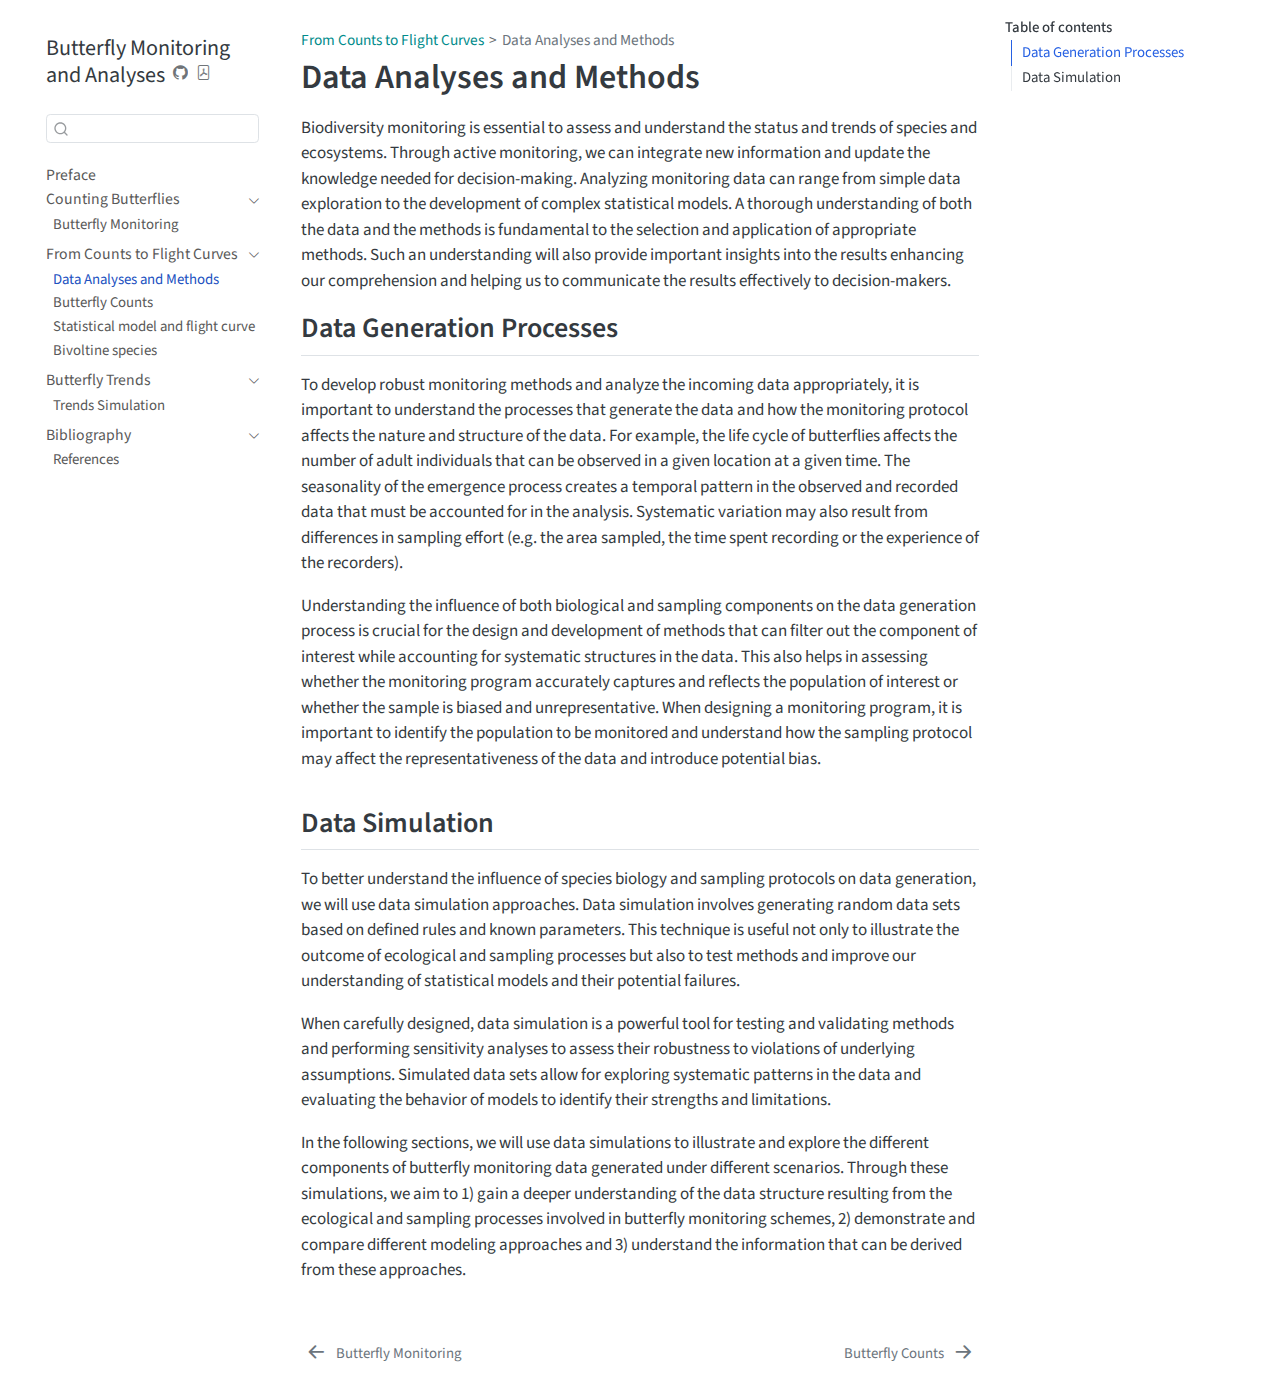
<file: docs/Chapters/FromCountsToFlightCurves/data_analyses_methods.html>
<!DOCTYPE html>
<html xmlns="http://www.w3.org/1999/xhtml" lang="en" xml:lang="en"><head>

<meta charset="utf-8">
<meta name="generator" content="quarto-1.5.57">

<meta name="viewport" content="width=device-width, initial-scale=1.0, user-scalable=yes">


<title>Data Analyses and Methods – Butterfly Monitoring and Analyses</title>
<style>
code{white-space: pre-wrap;}
span.smallcaps{font-variant: small-caps;}
div.columns{display: flex; gap: min(4vw, 1.5em);}
div.column{flex: auto; overflow-x: auto;}
div.hanging-indent{margin-left: 1.5em; text-indent: -1.5em;}
ul.task-list{list-style: none;}
ul.task-list li input[type="checkbox"] {
  width: 0.8em;
  margin: 0 0.8em 0.2em -1em; /* quarto-specific, see https://github.com/quarto-dev/quarto-cli/issues/4556 */ 
  vertical-align: middle;
}
</style>


<script src="../../site_libs/quarto-nav/quarto-nav.js"></script>
<script src="../../site_libs/quarto-nav/headroom.min.js"></script>
<script src="../../site_libs/clipboard/clipboard.min.js"></script>
<script src="../../site_libs/quarto-search/autocomplete.umd.js"></script>
<script src="../../site_libs/quarto-search/fuse.min.js"></script>
<script src="../../site_libs/quarto-search/quarto-search.js"></script>
<meta name="quarto:offset" content="../../">
<link href="../../Chapters/FromCountsToFlightCurves/butterfly_counts.html" rel="next">
<link href="../../Chapters/CountingButterflies/Butterfly_monitoring.html" rel="prev">
<script src="../../site_libs/quarto-html/quarto.js"></script>
<script src="../../site_libs/quarto-html/popper.min.js"></script>
<script src="../../site_libs/quarto-html/tippy.umd.min.js"></script>
<script src="../../site_libs/quarto-html/anchor.min.js"></script>
<link href="../../site_libs/quarto-html/tippy.css" rel="stylesheet">
<link href="../../site_libs/quarto-html/quarto-syntax-highlighting.css" rel="stylesheet" id="quarto-text-highlighting-styles">
<script src="../../site_libs/bootstrap/bootstrap.min.js"></script>
<link href="../../site_libs/bootstrap/bootstrap-icons.css" rel="stylesheet">
<link href="../../site_libs/bootstrap/bootstrap.min.css" rel="stylesheet" id="quarto-bootstrap" data-mode="light">
<script id="quarto-search-options" type="application/json">{
  "location": "sidebar",
  "copy-button": false,
  "collapse-after": 3,
  "panel-placement": "start",
  "type": "textbox",
  "limit": 50,
  "keyboard-shortcut": [
    "f",
    "/",
    "s"
  ],
  "show-item-context": false,
  "language": {
    "search-no-results-text": "No results",
    "search-matching-documents-text": "matching documents",
    "search-copy-link-title": "Copy link to search",
    "search-hide-matches-text": "Hide additional matches",
    "search-more-match-text": "more match in this document",
    "search-more-matches-text": "more matches in this document",
    "search-clear-button-title": "Clear",
    "search-text-placeholder": "",
    "search-detached-cancel-button-title": "Cancel",
    "search-submit-button-title": "Submit",
    "search-label": "Search"
  }
}</script>


</head>

<body class="nav-sidebar floating">

<div id="quarto-search-results"></div>
  <header id="quarto-header" class="headroom fixed-top">
  <nav class="quarto-secondary-nav">
    <div class="container-fluid d-flex">
      <button type="button" class="quarto-btn-toggle btn" data-bs-toggle="collapse" role="button" data-bs-target=".quarto-sidebar-collapse-item" aria-controls="quarto-sidebar" aria-expanded="false" aria-label="Toggle sidebar navigation" onclick="if (window.quartoToggleHeadroom) { window.quartoToggleHeadroom(); }">
        <i class="bi bi-layout-text-sidebar-reverse"></i>
      </button>
        <nav class="quarto-page-breadcrumbs" aria-label="breadcrumb"><ol class="breadcrumb"><li class="breadcrumb-item"><a href="../../Chapters/FromCountsToFlightCurves/data_analyses_methods.html">From Counts to Flight Curves</a></li><li class="breadcrumb-item"><a href="../../Chapters/FromCountsToFlightCurves/data_analyses_methods.html">Data Analyses and Methods</a></li></ol></nav>
        <a class="flex-grow-1" role="navigation" data-bs-toggle="collapse" data-bs-target=".quarto-sidebar-collapse-item" aria-controls="quarto-sidebar" aria-expanded="false" aria-label="Toggle sidebar navigation" onclick="if (window.quartoToggleHeadroom) { window.quartoToggleHeadroom(); }">      
        </a>
      <button type="button" class="btn quarto-search-button" aria-label="Search" onclick="window.quartoOpenSearch();">
        <i class="bi bi-search"></i>
      </button>
    </div>
  </nav>
</header>
<!-- content -->
<div id="quarto-content" class="quarto-container page-columns page-rows-contents page-layout-article">
<!-- sidebar -->
  <nav id="quarto-sidebar" class="sidebar collapse collapse-horizontal quarto-sidebar-collapse-item sidebar-navigation floating overflow-auto">
    <div class="pt-lg-2 mt-2 text-left sidebar-header">
    <div class="sidebar-title mb-0 py-0">
      <a href="../../">Butterfly Monitoring and Analyses</a> 
        <div class="sidebar-tools-main">
    <a href="https://github.com/RetoSchmucki/Butterfly-Monitoring-Analyses" title="Source Code" class="quarto-navigation-tool px-1" aria-label="Source Code"><i class="bi bi-github"></i></a>
    <a href="../../Butterfly-Monitoring-and-Analyses.pdf" title="Download PDF" class="quarto-navigation-tool px-1" aria-label="Download PDF"><i class="bi bi-file-pdf"></i></a>
</div>
    </div>
      </div>
        <div class="mt-2 flex-shrink-0 align-items-center">
        <div class="sidebar-search">
        <div id="quarto-search" class="" title="Search"></div>
        </div>
        </div>
    <div class="sidebar-menu-container"> 
    <ul class="list-unstyled mt-1">
        <li class="sidebar-item">
  <div class="sidebar-item-container"> 
  <a href="../../index.html" class="sidebar-item-text sidebar-link">
 <span class="menu-text">Preface</span></a>
  </div>
</li>
        <li class="sidebar-item sidebar-item-section">
      <div class="sidebar-item-container"> 
            <a class="sidebar-item-text sidebar-link text-start" data-bs-toggle="collapse" data-bs-target="#quarto-sidebar-section-1" role="navigation" aria-expanded="true">
 <span class="menu-text">Counting Butterflies</span></a>
          <a class="sidebar-item-toggle text-start" data-bs-toggle="collapse" data-bs-target="#quarto-sidebar-section-1" role="navigation" aria-expanded="true" aria-label="Toggle section">
            <i class="bi bi-chevron-right ms-2"></i>
          </a> 
      </div>
      <ul id="quarto-sidebar-section-1" class="collapse list-unstyled sidebar-section depth1 show">  
          <li class="sidebar-item">
  <div class="sidebar-item-container"> 
  <a href="../../Chapters/CountingButterflies/Butterfly_monitoring.html" class="sidebar-item-text sidebar-link">
 <span class="menu-text">Butterfly Monitoring</span></a>
  </div>
</li>
      </ul>
  </li>
        <li class="sidebar-item sidebar-item-section">
      <div class="sidebar-item-container"> 
            <a class="sidebar-item-text sidebar-link text-start" data-bs-toggle="collapse" data-bs-target="#quarto-sidebar-section-2" role="navigation" aria-expanded="true">
 <span class="menu-text">From Counts to Flight Curves</span></a>
          <a class="sidebar-item-toggle text-start" data-bs-toggle="collapse" data-bs-target="#quarto-sidebar-section-2" role="navigation" aria-expanded="true" aria-label="Toggle section">
            <i class="bi bi-chevron-right ms-2"></i>
          </a> 
      </div>
      <ul id="quarto-sidebar-section-2" class="collapse list-unstyled sidebar-section depth1 show">  
          <li class="sidebar-item">
  <div class="sidebar-item-container"> 
  <a href="../../Chapters/FromCountsToFlightCurves/data_analyses_methods.html" class="sidebar-item-text sidebar-link active">
 <span class="menu-text">Data Analyses and Methods</span></a>
  </div>
</li>
          <li class="sidebar-item">
  <div class="sidebar-item-container"> 
  <a href="../../Chapters/FromCountsToFlightCurves/butterfly_counts.html" class="sidebar-item-text sidebar-link">
 <span class="menu-text">Butterfly Counts</span></a>
  </div>
</li>
          <li class="sidebar-item">
  <div class="sidebar-item-container"> 
  <a href="../../Chapters/FromCountsToFlightCurves/gam_method.html" class="sidebar-item-text sidebar-link">
 <span class="menu-text">Statistical model and flight curve</span></a>
  </div>
</li>
          <li class="sidebar-item">
  <div class="sidebar-item-container"> 
  <a href="../../Chapters/FromCountsToFlightCurves/bivoltine_species.html" class="sidebar-item-text sidebar-link">
 <span class="menu-text">Bivoltine species</span></a>
  </div>
</li>
      </ul>
  </li>
        <li class="sidebar-item sidebar-item-section">
      <div class="sidebar-item-container"> 
            <a class="sidebar-item-text sidebar-link text-start" data-bs-toggle="collapse" data-bs-target="#quarto-sidebar-section-3" role="navigation" aria-expanded="true">
 <span class="menu-text">Butterfly Trends</span></a>
          <a class="sidebar-item-toggle text-start" data-bs-toggle="collapse" data-bs-target="#quarto-sidebar-section-3" role="navigation" aria-expanded="true" aria-label="Toggle section">
            <i class="bi bi-chevron-right ms-2"></i>
          </a> 
      </div>
      <ul id="quarto-sidebar-section-3" class="collapse list-unstyled sidebar-section depth1 show">  
          <li class="sidebar-item">
  <div class="sidebar-item-container"> 
  <a href="../../Chapters/FromCountsToFlightCurves/trend_simulation.html" class="sidebar-item-text sidebar-link">
 <span class="menu-text">Trends Simulation</span></a>
  </div>
</li>
      </ul>
  </li>
        <li class="sidebar-item sidebar-item-section">
      <div class="sidebar-item-container"> 
            <a class="sidebar-item-text sidebar-link text-start" data-bs-toggle="collapse" data-bs-target="#quarto-sidebar-section-4" role="navigation" aria-expanded="true">
 <span class="menu-text">Bibliography</span></a>
          <a class="sidebar-item-toggle text-start" data-bs-toggle="collapse" data-bs-target="#quarto-sidebar-section-4" role="navigation" aria-expanded="true" aria-label="Toggle section">
            <i class="bi bi-chevron-right ms-2"></i>
          </a> 
      </div>
      <ul id="quarto-sidebar-section-4" class="collapse list-unstyled sidebar-section depth1 show">  
          <li class="sidebar-item">
  <div class="sidebar-item-container"> 
  <a href="../../Chapters/Bibliography/references.html" class="sidebar-item-text sidebar-link">
 <span class="menu-text">References</span></a>
  </div>
</li>
      </ul>
  </li>
    </ul>
    </div>
</nav>
<div id="quarto-sidebar-glass" class="quarto-sidebar-collapse-item" data-bs-toggle="collapse" data-bs-target=".quarto-sidebar-collapse-item"></div>
<!-- margin-sidebar -->
    <div id="quarto-margin-sidebar" class="sidebar margin-sidebar">
        <nav id="TOC" role="doc-toc" class="toc-active">
    <h2 id="toc-title">Table of contents</h2>
   
  <ul>
  <li><a href="#data-generation-processes" id="toc-data-generation-processes" class="nav-link active" data-scroll-target="#data-generation-processes">Data Generation Processes</a></li>
  <li><a href="#data-simulation" id="toc-data-simulation" class="nav-link" data-scroll-target="#data-simulation">Data Simulation</a></li>
  </ul>
</nav>
    </div>
<!-- main -->
<main class="content" id="quarto-document-content">

<header id="title-block-header" class="quarto-title-block default"><nav class="quarto-page-breadcrumbs quarto-title-breadcrumbs d-none d-lg-block" aria-label="breadcrumb"><ol class="breadcrumb"><li class="breadcrumb-item"><a href="../../Chapters/FromCountsToFlightCurves/data_analyses_methods.html">From Counts to Flight Curves</a></li><li class="breadcrumb-item"><a href="../../Chapters/FromCountsToFlightCurves/data_analyses_methods.html">Data Analyses and Methods</a></li></ol></nav>
<div class="quarto-title">
<h1 class="title">Data Analyses and Methods</h1>
</div>



<div class="quarto-title-meta">

    
  
    
  </div>
  


</header>


<p>Biodiversity monitoring is essential to assess and understand the status and trends of species and ecosystems. Through active monitoring, we can integrate new information and update the knowledge needed for decision-making. Analyzing monitoring data can range from simple data exploration to the development of complex statistical models. A thorough understanding of both the data and the methods is fundamental to the selection and application of appropriate methods. Such an understanding will also provide important insights into the results enhancing our comprehension and helping us to communicate the results effectively to decision-makers.</p>
<section id="data-generation-processes" class="level2">
<h2 class="anchored" data-anchor-id="data-generation-processes">Data Generation Processes</h2>
<p>To develop robust monitoring methods and analyze the incoming data appropriately, it is important to understand the processes that generate the data and how the monitoring protocol affects the nature and structure of the data. For example, the life cycle of butterflies affects the number of adult individuals that can be observed in a given location at a given time. The seasonality of the emergence process creates a temporal pattern in the observed and recorded data that must be accounted for in the analysis. Systematic variation may also result from differences in sampling effort (e.g.&nbsp;the area sampled, the time spent recording or the experience of the recorders).</p>
<p>Understanding the influence of both biological and sampling components on the data generation process is crucial for the design and development of methods that can filter out the component of interest while accounting for systematic structures in the data. This also helps in assessing whether the monitoring program accurately captures and reflects the population of interest or whether the sample is biased and unrepresentative. When designing a monitoring program, it is important to identify the population to be monitored and understand how the sampling protocol may affect the representativeness of the data and introduce potential bias.</p>
</section>
<section id="data-simulation" class="level2">
<h2 class="anchored" data-anchor-id="data-simulation">Data Simulation</h2>
<p>To better understand the influence of species biology and sampling protocols on data generation, we will use data simulation approaches. Data simulation involves generating random data sets based on defined rules and known parameters. This technique is useful not only to illustrate the outcome of ecological and sampling processes but also to test methods and improve our understanding of statistical models and their potential failures.</p>
<p>When carefully designed, data simulation is a powerful tool for testing and validating methods and performing sensitivity analyses to assess their robustness to violations of underlying assumptions. Simulated data sets allow for exploring systematic patterns in the data and evaluating the behavior of models to identify their strengths and limitations.</p>
<p>In the following sections, we will use data simulations to illustrate and explore the different components of butterfly monitoring data generated under different scenarios. Through these simulations, we aim to 1) gain a deeper understanding of the data structure resulting from the ecological and sampling processes involved in butterfly monitoring schemes, 2) demonstrate and compare different modeling approaches and 3) understand the information that can be derived from these approaches.</p>


</section>

</main> <!-- /main -->
<script id="quarto-html-after-body" type="application/javascript">
window.document.addEventListener("DOMContentLoaded", function (event) {
  const toggleBodyColorMode = (bsSheetEl) => {
    const mode = bsSheetEl.getAttribute("data-mode");
    const bodyEl = window.document.querySelector("body");
    if (mode === "dark") {
      bodyEl.classList.add("quarto-dark");
      bodyEl.classList.remove("quarto-light");
    } else {
      bodyEl.classList.add("quarto-light");
      bodyEl.classList.remove("quarto-dark");
    }
  }
  const toggleBodyColorPrimary = () => {
    const bsSheetEl = window.document.querySelector("link#quarto-bootstrap");
    if (bsSheetEl) {
      toggleBodyColorMode(bsSheetEl);
    }
  }
  toggleBodyColorPrimary();  
  const icon = "";
  const anchorJS = new window.AnchorJS();
  anchorJS.options = {
    placement: 'right',
    icon: icon
  };
  anchorJS.add('.anchored');
  const isCodeAnnotation = (el) => {
    for (const clz of el.classList) {
      if (clz.startsWith('code-annotation-')) {                     
        return true;
      }
    }
    return false;
  }
  const onCopySuccess = function(e) {
    // button target
    const button = e.trigger;
    // don't keep focus
    button.blur();
    // flash "checked"
    button.classList.add('code-copy-button-checked');
    var currentTitle = button.getAttribute("title");
    button.setAttribute("title", "Copied!");
    let tooltip;
    if (window.bootstrap) {
      button.setAttribute("data-bs-toggle", "tooltip");
      button.setAttribute("data-bs-placement", "left");
      button.setAttribute("data-bs-title", "Copied!");
      tooltip = new bootstrap.Tooltip(button, 
        { trigger: "manual", 
          customClass: "code-copy-button-tooltip",
          offset: [0, -8]});
      tooltip.show();    
    }
    setTimeout(function() {
      if (tooltip) {
        tooltip.hide();
        button.removeAttribute("data-bs-title");
        button.removeAttribute("data-bs-toggle");
        button.removeAttribute("data-bs-placement");
      }
      button.setAttribute("title", currentTitle);
      button.classList.remove('code-copy-button-checked');
    }, 1000);
    // clear code selection
    e.clearSelection();
  }
  const getTextToCopy = function(trigger) {
      const codeEl = trigger.previousElementSibling.cloneNode(true);
      for (const childEl of codeEl.children) {
        if (isCodeAnnotation(childEl)) {
          childEl.remove();
        }
      }
      return codeEl.innerText;
  }
  const clipboard = new window.ClipboardJS('.code-copy-button:not([data-in-quarto-modal])', {
    text: getTextToCopy
  });
  clipboard.on('success', onCopySuccess);
  if (window.document.getElementById('quarto-embedded-source-code-modal')) {
    // For code content inside modals, clipBoardJS needs to be initialized with a container option
    // TODO: Check when it could be a function (https://github.com/zenorocha/clipboard.js/issues/860)
    const clipboardModal = new window.ClipboardJS('.code-copy-button[data-in-quarto-modal]', {
      text: getTextToCopy,
      container: window.document.getElementById('quarto-embedded-source-code-modal')
    });
    clipboardModal.on('success', onCopySuccess);
  }
    var localhostRegex = new RegExp(/^(?:http|https):\/\/localhost\:?[0-9]*\//);
    var mailtoRegex = new RegExp(/^mailto:/);
      var filterRegex = new RegExp('/' + window.location.host + '/');
    var isInternal = (href) => {
        return filterRegex.test(href) || localhostRegex.test(href) || mailtoRegex.test(href);
    }
    // Inspect non-navigation links and adorn them if external
 	var links = window.document.querySelectorAll('a[href]:not(.nav-link):not(.navbar-brand):not(.toc-action):not(.sidebar-link):not(.sidebar-item-toggle):not(.pagination-link):not(.no-external):not([aria-hidden]):not(.dropdown-item):not(.quarto-navigation-tool):not(.about-link)');
    for (var i=0; i<links.length; i++) {
      const link = links[i];
      if (!isInternal(link.href)) {
        // undo the damage that might have been done by quarto-nav.js in the case of
        // links that we want to consider external
        if (link.dataset.originalHref !== undefined) {
          link.href = link.dataset.originalHref;
        }
      }
    }
  function tippyHover(el, contentFn, onTriggerFn, onUntriggerFn) {
    const config = {
      allowHTML: true,
      maxWidth: 500,
      delay: 100,
      arrow: false,
      appendTo: function(el) {
          return el.parentElement;
      },
      interactive: true,
      interactiveBorder: 10,
      theme: 'quarto',
      placement: 'bottom-start',
    };
    if (contentFn) {
      config.content = contentFn;
    }
    if (onTriggerFn) {
      config.onTrigger = onTriggerFn;
    }
    if (onUntriggerFn) {
      config.onUntrigger = onUntriggerFn;
    }
    window.tippy(el, config); 
  }
  const noterefs = window.document.querySelectorAll('a[role="doc-noteref"]');
  for (var i=0; i<noterefs.length; i++) {
    const ref = noterefs[i];
    tippyHover(ref, function() {
      // use id or data attribute instead here
      let href = ref.getAttribute('data-footnote-href') || ref.getAttribute('href');
      try { href = new URL(href).hash; } catch {}
      const id = href.replace(/^#\/?/, "");
      const note = window.document.getElementById(id);
      if (note) {
        return note.innerHTML;
      } else {
        return "";
      }
    });
  }
  const xrefs = window.document.querySelectorAll('a.quarto-xref');
  const processXRef = (id, note) => {
    // Strip column container classes
    const stripColumnClz = (el) => {
      el.classList.remove("page-full", "page-columns");
      if (el.children) {
        for (const child of el.children) {
          stripColumnClz(child);
        }
      }
    }
    stripColumnClz(note)
    if (id === null || id.startsWith('sec-')) {
      // Special case sections, only their first couple elements
      const container = document.createElement("div");
      if (note.children && note.children.length > 2) {
        container.appendChild(note.children[0].cloneNode(true));
        for (let i = 1; i < note.children.length; i++) {
          const child = note.children[i];
          if (child.tagName === "P" && child.innerText === "") {
            continue;
          } else {
            container.appendChild(child.cloneNode(true));
            break;
          }
        }
        if (window.Quarto?.typesetMath) {
          window.Quarto.typesetMath(container);
        }
        return container.innerHTML
      } else {
        if (window.Quarto?.typesetMath) {
          window.Quarto.typesetMath(note);
        }
        return note.innerHTML;
      }
    } else {
      // Remove any anchor links if they are present
      const anchorLink = note.querySelector('a.anchorjs-link');
      if (anchorLink) {
        anchorLink.remove();
      }
      if (window.Quarto?.typesetMath) {
        window.Quarto.typesetMath(note);
      }
      // TODO in 1.5, we should make sure this works without a callout special case
      if (note.classList.contains("callout")) {
        return note.outerHTML;
      } else {
        return note.innerHTML;
      }
    }
  }
  for (var i=0; i<xrefs.length; i++) {
    const xref = xrefs[i];
    tippyHover(xref, undefined, function(instance) {
      instance.disable();
      let url = xref.getAttribute('href');
      let hash = undefined; 
      if (url.startsWith('#')) {
        hash = url;
      } else {
        try { hash = new URL(url).hash; } catch {}
      }
      if (hash) {
        const id = hash.replace(/^#\/?/, "");
        const note = window.document.getElementById(id);
        if (note !== null) {
          try {
            const html = processXRef(id, note.cloneNode(true));
            instance.setContent(html);
          } finally {
            instance.enable();
            instance.show();
          }
        } else {
          // See if we can fetch this
          fetch(url.split('#')[0])
          .then(res => res.text())
          .then(html => {
            const parser = new DOMParser();
            const htmlDoc = parser.parseFromString(html, "text/html");
            const note = htmlDoc.getElementById(id);
            if (note !== null) {
              const html = processXRef(id, note);
              instance.setContent(html);
            } 
          }).finally(() => {
            instance.enable();
            instance.show();
          });
        }
      } else {
        // See if we can fetch a full url (with no hash to target)
        // This is a special case and we should probably do some content thinning / targeting
        fetch(url)
        .then(res => res.text())
        .then(html => {
          const parser = new DOMParser();
          const htmlDoc = parser.parseFromString(html, "text/html");
          const note = htmlDoc.querySelector('main.content');
          if (note !== null) {
            // This should only happen for chapter cross references
            // (since there is no id in the URL)
            // remove the first header
            if (note.children.length > 0 && note.children[0].tagName === "HEADER") {
              note.children[0].remove();
            }
            const html = processXRef(null, note);
            instance.setContent(html);
          } 
        }).finally(() => {
          instance.enable();
          instance.show();
        });
      }
    }, function(instance) {
    });
  }
      let selectedAnnoteEl;
      const selectorForAnnotation = ( cell, annotation) => {
        let cellAttr = 'data-code-cell="' + cell + '"';
        let lineAttr = 'data-code-annotation="' +  annotation + '"';
        const selector = 'span[' + cellAttr + '][' + lineAttr + ']';
        return selector;
      }
      const selectCodeLines = (annoteEl) => {
        const doc = window.document;
        const targetCell = annoteEl.getAttribute("data-target-cell");
        const targetAnnotation = annoteEl.getAttribute("data-target-annotation");
        const annoteSpan = window.document.querySelector(selectorForAnnotation(targetCell, targetAnnotation));
        const lines = annoteSpan.getAttribute("data-code-lines").split(",");
        const lineIds = lines.map((line) => {
          return targetCell + "-" + line;
        })
        let top = null;
        let height = null;
        let parent = null;
        if (lineIds.length > 0) {
            //compute the position of the single el (top and bottom and make a div)
            const el = window.document.getElementById(lineIds[0]);
            top = el.offsetTop;
            height = el.offsetHeight;
            parent = el.parentElement.parentElement;
          if (lineIds.length > 1) {
            const lastEl = window.document.getElementById(lineIds[lineIds.length - 1]);
            const bottom = lastEl.offsetTop + lastEl.offsetHeight;
            height = bottom - top;
          }
          if (top !== null && height !== null && parent !== null) {
            // cook up a div (if necessary) and position it 
            let div = window.document.getElementById("code-annotation-line-highlight");
            if (div === null) {
              div = window.document.createElement("div");
              div.setAttribute("id", "code-annotation-line-highlight");
              div.style.position = 'absolute';
              parent.appendChild(div);
            }
            div.style.top = top - 2 + "px";
            div.style.height = height + 4 + "px";
            div.style.left = 0;
            let gutterDiv = window.document.getElementById("code-annotation-line-highlight-gutter");
            if (gutterDiv === null) {
              gutterDiv = window.document.createElement("div");
              gutterDiv.setAttribute("id", "code-annotation-line-highlight-gutter");
              gutterDiv.style.position = 'absolute';
              const codeCell = window.document.getElementById(targetCell);
              const gutter = codeCell.querySelector('.code-annotation-gutter');
              gutter.appendChild(gutterDiv);
            }
            gutterDiv.style.top = top - 2 + "px";
            gutterDiv.style.height = height + 4 + "px";
          }
          selectedAnnoteEl = annoteEl;
        }
      };
      const unselectCodeLines = () => {
        const elementsIds = ["code-annotation-line-highlight", "code-annotation-line-highlight-gutter"];
        elementsIds.forEach((elId) => {
          const div = window.document.getElementById(elId);
          if (div) {
            div.remove();
          }
        });
        selectedAnnoteEl = undefined;
      };
        // Handle positioning of the toggle
    window.addEventListener(
      "resize",
      throttle(() => {
        elRect = undefined;
        if (selectedAnnoteEl) {
          selectCodeLines(selectedAnnoteEl);
        }
      }, 10)
    );
    function throttle(fn, ms) {
    let throttle = false;
    let timer;
      return (...args) => {
        if(!throttle) { // first call gets through
            fn.apply(this, args);
            throttle = true;
        } else { // all the others get throttled
            if(timer) clearTimeout(timer); // cancel #2
            timer = setTimeout(() => {
              fn.apply(this, args);
              timer = throttle = false;
            }, ms);
        }
      };
    }
      // Attach click handler to the DT
      const annoteDls = window.document.querySelectorAll('dt[data-target-cell]');
      for (const annoteDlNode of annoteDls) {
        annoteDlNode.addEventListener('click', (event) => {
          const clickedEl = event.target;
          if (clickedEl !== selectedAnnoteEl) {
            unselectCodeLines();
            const activeEl = window.document.querySelector('dt[data-target-cell].code-annotation-active');
            if (activeEl) {
              activeEl.classList.remove('code-annotation-active');
            }
            selectCodeLines(clickedEl);
            clickedEl.classList.add('code-annotation-active');
          } else {
            // Unselect the line
            unselectCodeLines();
            clickedEl.classList.remove('code-annotation-active');
          }
        });
      }
  const findCites = (el) => {
    const parentEl = el.parentElement;
    if (parentEl) {
      const cites = parentEl.dataset.cites;
      if (cites) {
        return {
          el,
          cites: cites.split(' ')
        };
      } else {
        return findCites(el.parentElement)
      }
    } else {
      return undefined;
    }
  };
  var bibliorefs = window.document.querySelectorAll('a[role="doc-biblioref"]');
  for (var i=0; i<bibliorefs.length; i++) {
    const ref = bibliorefs[i];
    const citeInfo = findCites(ref);
    if (citeInfo) {
      tippyHover(citeInfo.el, function() {
        var popup = window.document.createElement('div');
        citeInfo.cites.forEach(function(cite) {
          var citeDiv = window.document.createElement('div');
          citeDiv.classList.add('hanging-indent');
          citeDiv.classList.add('csl-entry');
          var biblioDiv = window.document.getElementById('ref-' + cite);
          if (biblioDiv) {
            citeDiv.innerHTML = biblioDiv.innerHTML;
          }
          popup.appendChild(citeDiv);
        });
        return popup.innerHTML;
      });
    }
  }
});
</script>
<nav class="page-navigation">
  <div class="nav-page nav-page-previous">
      <a href="../../Chapters/CountingButterflies/Butterfly_monitoring.html" class="pagination-link" aria-label="Butterfly Monitoring">
        <i class="bi bi-arrow-left-short"></i> <span class="nav-page-text">Butterfly Monitoring</span>
      </a>          
  </div>
  <div class="nav-page nav-page-next">
      <a href="../../Chapters/FromCountsToFlightCurves/butterfly_counts.html" class="pagination-link" aria-label="Butterfly Counts">
        <span class="nav-page-text">Butterfly Counts</span> <i class="bi bi-arrow-right-short"></i>
      </a>
  </div>
</nav>
</div> <!-- /content -->




</body></html>
</file>
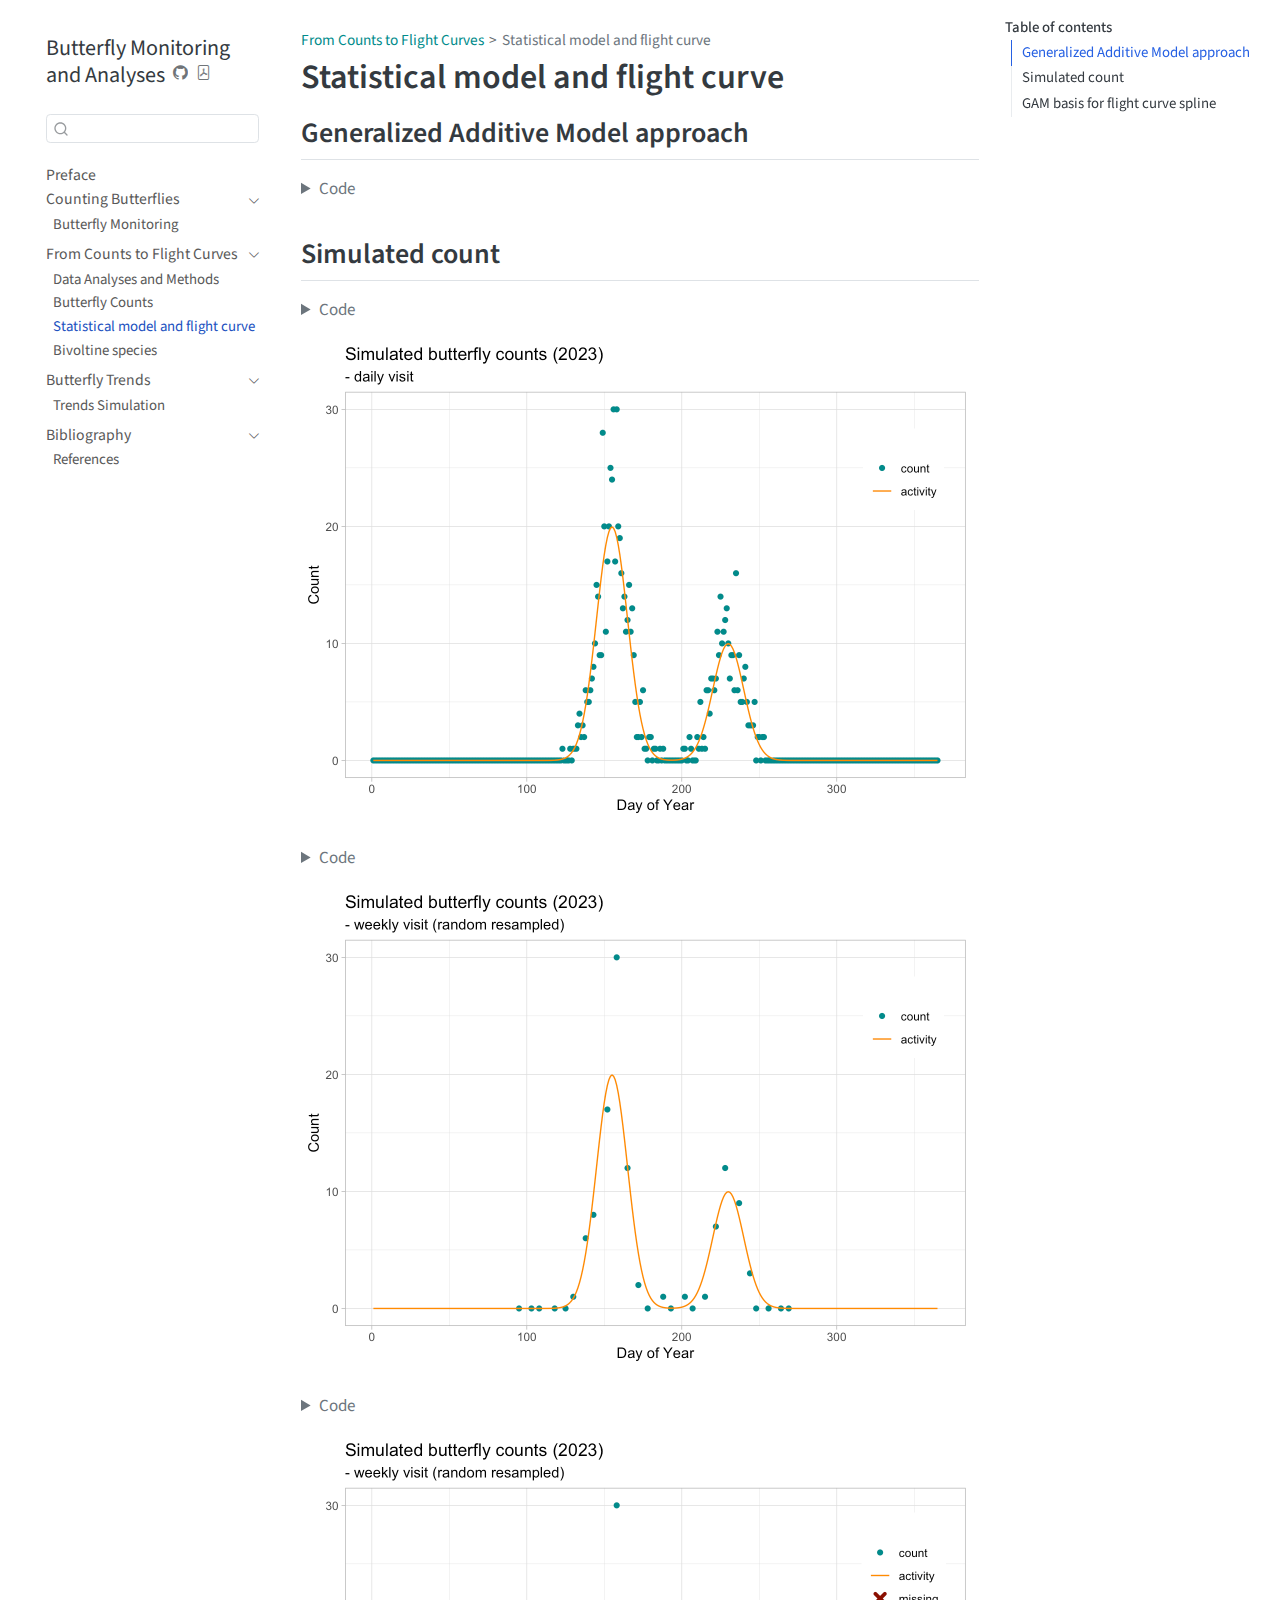
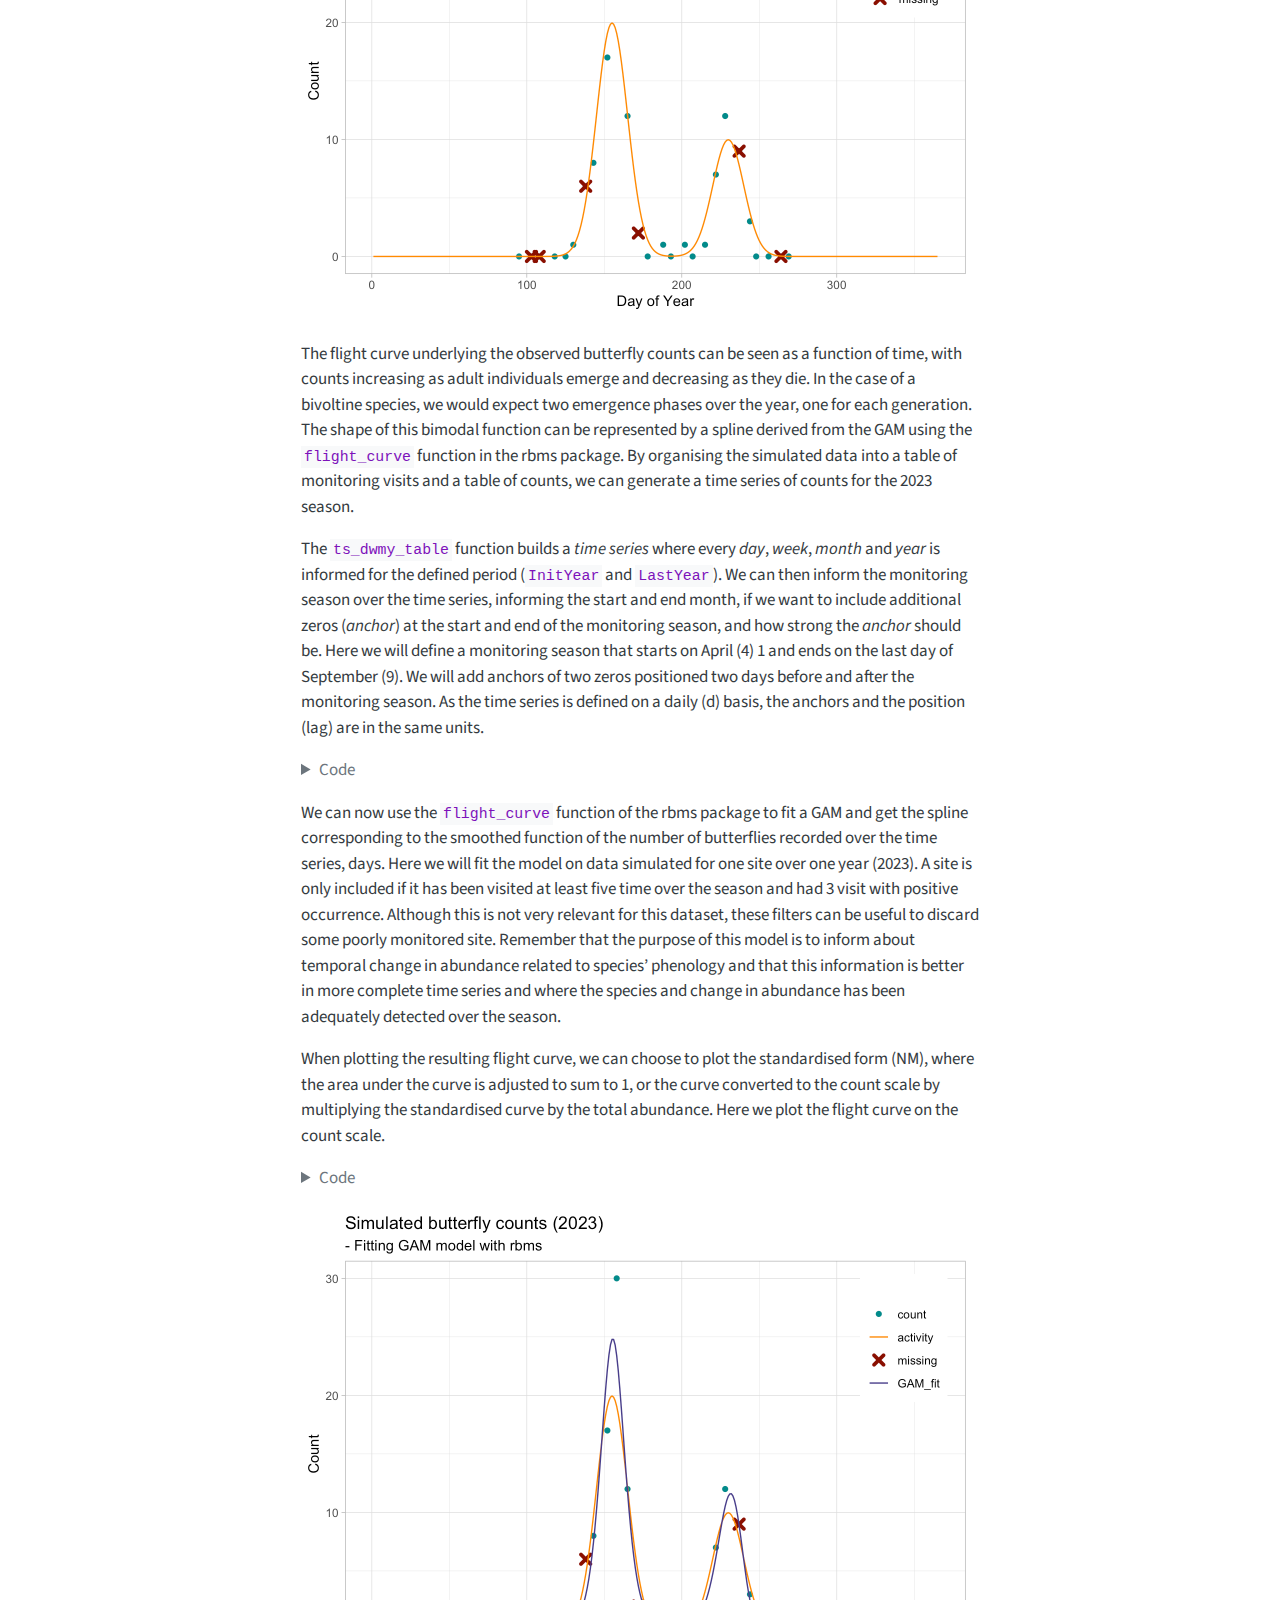
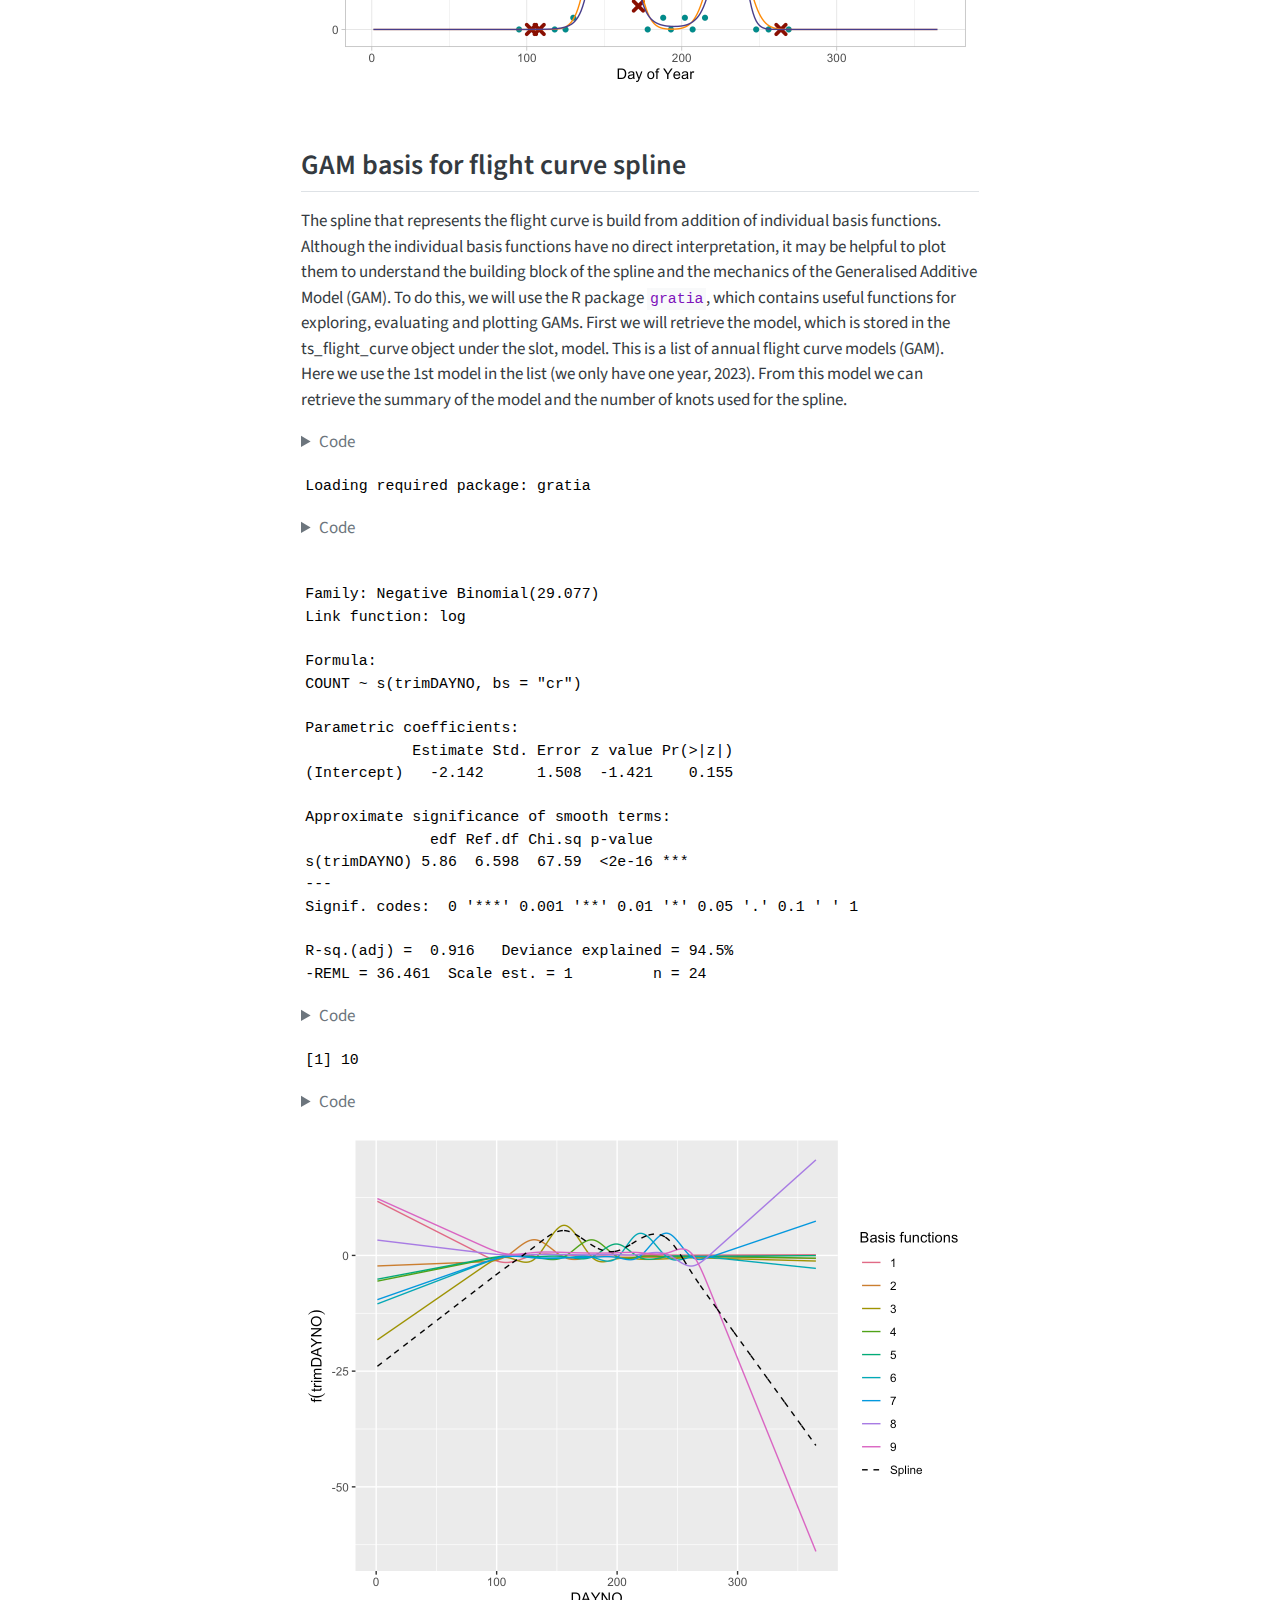
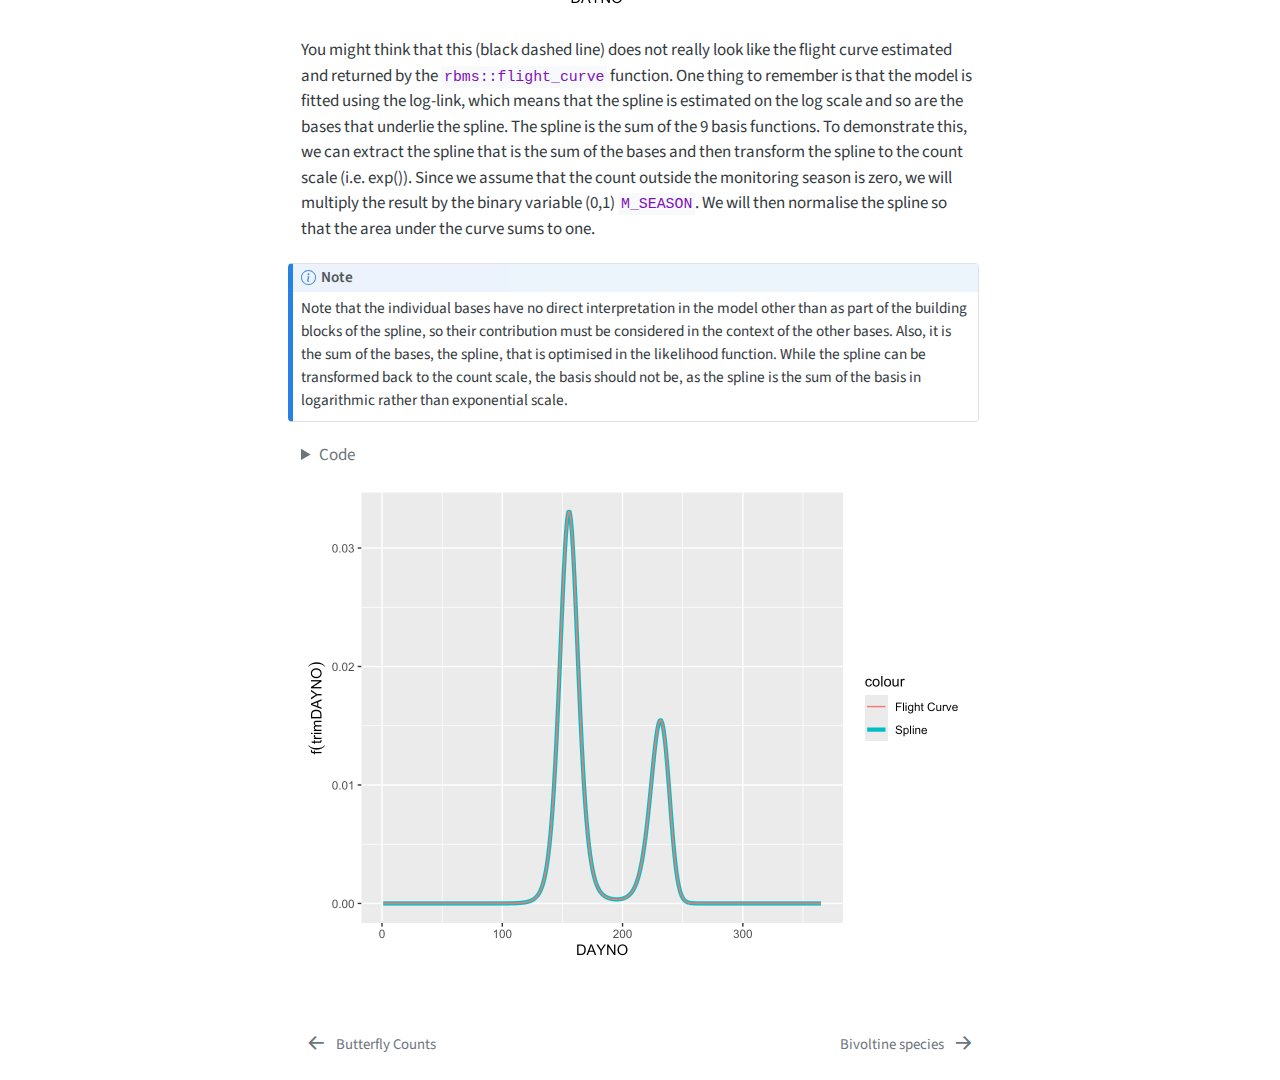
<file: docs/Chapters/FromCountsToFlightCurves/gam_method.html>
<!DOCTYPE html>
<html xmlns="http://www.w3.org/1999/xhtml" lang="en" xml:lang="en"><head>

<meta charset="utf-8">
<meta name="generator" content="quarto-1.5.57">

<meta name="viewport" content="width=device-width, initial-scale=1.0, user-scalable=yes">


<title>Statistical model and flight curve – Butterfly Monitoring and Analyses</title>
<style>
code{white-space: pre-wrap;}
span.smallcaps{font-variant: small-caps;}
div.columns{display: flex; gap: min(4vw, 1.5em);}
div.column{flex: auto; overflow-x: auto;}
div.hanging-indent{margin-left: 1.5em; text-indent: -1.5em;}
ul.task-list{list-style: none;}
ul.task-list li input[type="checkbox"] {
  width: 0.8em;
  margin: 0 0.8em 0.2em -1em; /* quarto-specific, see https://github.com/quarto-dev/quarto-cli/issues/4556 */ 
  vertical-align: middle;
}
/* CSS for syntax highlighting */
pre > code.sourceCode { white-space: pre; position: relative; }
pre > code.sourceCode > span { line-height: 1.25; }
pre > code.sourceCode > span:empty { height: 1.2em; }
.sourceCode { overflow: visible; }
code.sourceCode > span { color: inherit; text-decoration: inherit; }
div.sourceCode { margin: 1em 0; }
pre.sourceCode { margin: 0; }
@media screen {
div.sourceCode { overflow: auto; }
}
@media print {
pre > code.sourceCode { white-space: pre-wrap; }
pre > code.sourceCode > span { display: inline-block; text-indent: -5em; padding-left: 5em; }
}
pre.numberSource code
  { counter-reset: source-line 0; }
pre.numberSource code > span
  { position: relative; left: -4em; counter-increment: source-line; }
pre.numberSource code > span > a:first-child::before
  { content: counter(source-line);
    position: relative; left: -1em; text-align: right; vertical-align: baseline;
    border: none; display: inline-block;
    -webkit-touch-callout: none; -webkit-user-select: none;
    -khtml-user-select: none; -moz-user-select: none;
    -ms-user-select: none; user-select: none;
    padding: 0 4px; width: 4em;
  }
pre.numberSource { margin-left: 3em;  padding-left: 4px; }
div.sourceCode
  {   }
@media screen {
pre > code.sourceCode > span > a:first-child::before { text-decoration: underline; }
}
</style>


<script src="../../site_libs/quarto-nav/quarto-nav.js"></script>
<script src="../../site_libs/quarto-nav/headroom.min.js"></script>
<script src="../../site_libs/clipboard/clipboard.min.js"></script>
<script src="../../site_libs/quarto-search/autocomplete.umd.js"></script>
<script src="../../site_libs/quarto-search/fuse.min.js"></script>
<script src="../../site_libs/quarto-search/quarto-search.js"></script>
<meta name="quarto:offset" content="../../">
<link href="../../Chapters/FromCountsToFlightCurves/bivoltine_species.html" rel="next">
<link href="../../Chapters/FromCountsToFlightCurves/butterfly_counts.html" rel="prev">
<script src="../../site_libs/quarto-html/quarto.js"></script>
<script src="../../site_libs/quarto-html/popper.min.js"></script>
<script src="../../site_libs/quarto-html/tippy.umd.min.js"></script>
<script src="../../site_libs/quarto-html/anchor.min.js"></script>
<link href="../../site_libs/quarto-html/tippy.css" rel="stylesheet">
<link href="../../site_libs/quarto-html/quarto-syntax-highlighting.css" rel="stylesheet" id="quarto-text-highlighting-styles">
<script src="../../site_libs/bootstrap/bootstrap.min.js"></script>
<link href="../../site_libs/bootstrap/bootstrap-icons.css" rel="stylesheet">
<link href="../../site_libs/bootstrap/bootstrap.min.css" rel="stylesheet" id="quarto-bootstrap" data-mode="light">
<script id="quarto-search-options" type="application/json">{
  "location": "sidebar",
  "copy-button": false,
  "collapse-after": 3,
  "panel-placement": "start",
  "type": "textbox",
  "limit": 50,
  "keyboard-shortcut": [
    "f",
    "/",
    "s"
  ],
  "show-item-context": false,
  "language": {
    "search-no-results-text": "No results",
    "search-matching-documents-text": "matching documents",
    "search-copy-link-title": "Copy link to search",
    "search-hide-matches-text": "Hide additional matches",
    "search-more-match-text": "more match in this document",
    "search-more-matches-text": "more matches in this document",
    "search-clear-button-title": "Clear",
    "search-text-placeholder": "",
    "search-detached-cancel-button-title": "Cancel",
    "search-submit-button-title": "Submit",
    "search-label": "Search"
  }
}</script>


</head>

<body class="nav-sidebar floating">

<div id="quarto-search-results"></div>
  <header id="quarto-header" class="headroom fixed-top">
  <nav class="quarto-secondary-nav">
    <div class="container-fluid d-flex">
      <button type="button" class="quarto-btn-toggle btn" data-bs-toggle="collapse" role="button" data-bs-target=".quarto-sidebar-collapse-item" aria-controls="quarto-sidebar" aria-expanded="false" aria-label="Toggle sidebar navigation" onclick="if (window.quartoToggleHeadroom) { window.quartoToggleHeadroom(); }">
        <i class="bi bi-layout-text-sidebar-reverse"></i>
      </button>
        <nav class="quarto-page-breadcrumbs" aria-label="breadcrumb"><ol class="breadcrumb"><li class="breadcrumb-item"><a href="../../Chapters/FromCountsToFlightCurves/data_analyses_methods.html">From Counts to Flight Curves</a></li><li class="breadcrumb-item"><a href="../../Chapters/FromCountsToFlightCurves/gam_method.html">Statistical model and flight curve</a></li></ol></nav>
        <a class="flex-grow-1" role="navigation" data-bs-toggle="collapse" data-bs-target=".quarto-sidebar-collapse-item" aria-controls="quarto-sidebar" aria-expanded="false" aria-label="Toggle sidebar navigation" onclick="if (window.quartoToggleHeadroom) { window.quartoToggleHeadroom(); }">      
        </a>
      <button type="button" class="btn quarto-search-button" aria-label="Search" onclick="window.quartoOpenSearch();">
        <i class="bi bi-search"></i>
      </button>
    </div>
  </nav>
</header>
<!-- content -->
<div id="quarto-content" class="quarto-container page-columns page-rows-contents page-layout-article">
<!-- sidebar -->
  <nav id="quarto-sidebar" class="sidebar collapse collapse-horizontal quarto-sidebar-collapse-item sidebar-navigation floating overflow-auto">
    <div class="pt-lg-2 mt-2 text-left sidebar-header">
    <div class="sidebar-title mb-0 py-0">
      <a href="../../">Butterfly Monitoring and Analyses</a> 
        <div class="sidebar-tools-main">
    <a href="https://github.com/RetoSchmucki/Butterfly-Monitoring-Analyses" title="Source Code" class="quarto-navigation-tool px-1" aria-label="Source Code"><i class="bi bi-github"></i></a>
    <a href="../../Butterfly-Monitoring-and-Analyses.pdf" title="Download PDF" class="quarto-navigation-tool px-1" aria-label="Download PDF"><i class="bi bi-file-pdf"></i></a>
</div>
    </div>
      </div>
        <div class="mt-2 flex-shrink-0 align-items-center">
        <div class="sidebar-search">
        <div id="quarto-search" class="" title="Search"></div>
        </div>
        </div>
    <div class="sidebar-menu-container"> 
    <ul class="list-unstyled mt-1">
        <li class="sidebar-item">
  <div class="sidebar-item-container"> 
  <a href="../../index.html" class="sidebar-item-text sidebar-link">
 <span class="menu-text">Preface</span></a>
  </div>
</li>
        <li class="sidebar-item sidebar-item-section">
      <div class="sidebar-item-container"> 
            <a class="sidebar-item-text sidebar-link text-start" data-bs-toggle="collapse" data-bs-target="#quarto-sidebar-section-1" role="navigation" aria-expanded="true">
 <span class="menu-text">Counting Butterflies</span></a>
          <a class="sidebar-item-toggle text-start" data-bs-toggle="collapse" data-bs-target="#quarto-sidebar-section-1" role="navigation" aria-expanded="true" aria-label="Toggle section">
            <i class="bi bi-chevron-right ms-2"></i>
          </a> 
      </div>
      <ul id="quarto-sidebar-section-1" class="collapse list-unstyled sidebar-section depth1 show">  
          <li class="sidebar-item">
  <div class="sidebar-item-container"> 
  <a href="../../Chapters/CountingButterflies/Butterfly_monitoring.html" class="sidebar-item-text sidebar-link">
 <span class="menu-text">Butterfly Monitoring</span></a>
  </div>
</li>
      </ul>
  </li>
        <li class="sidebar-item sidebar-item-section">
      <div class="sidebar-item-container"> 
            <a class="sidebar-item-text sidebar-link text-start" data-bs-toggle="collapse" data-bs-target="#quarto-sidebar-section-2" role="navigation" aria-expanded="true">
 <span class="menu-text">From Counts to Flight Curves</span></a>
          <a class="sidebar-item-toggle text-start" data-bs-toggle="collapse" data-bs-target="#quarto-sidebar-section-2" role="navigation" aria-expanded="true" aria-label="Toggle section">
            <i class="bi bi-chevron-right ms-2"></i>
          </a> 
      </div>
      <ul id="quarto-sidebar-section-2" class="collapse list-unstyled sidebar-section depth1 show">  
          <li class="sidebar-item">
  <div class="sidebar-item-container"> 
  <a href="../../Chapters/FromCountsToFlightCurves/data_analyses_methods.html" class="sidebar-item-text sidebar-link">
 <span class="menu-text">Data Analyses and Methods</span></a>
  </div>
</li>
          <li class="sidebar-item">
  <div class="sidebar-item-container"> 
  <a href="../../Chapters/FromCountsToFlightCurves/butterfly_counts.html" class="sidebar-item-text sidebar-link">
 <span class="menu-text">Butterfly Counts</span></a>
  </div>
</li>
          <li class="sidebar-item">
  <div class="sidebar-item-container"> 
  <a href="../../Chapters/FromCountsToFlightCurves/gam_method.html" class="sidebar-item-text sidebar-link active">
 <span class="menu-text">Statistical model and flight curve</span></a>
  </div>
</li>
          <li class="sidebar-item">
  <div class="sidebar-item-container"> 
  <a href="../../Chapters/FromCountsToFlightCurves/bivoltine_species.html" class="sidebar-item-text sidebar-link">
 <span class="menu-text">Bivoltine species</span></a>
  </div>
</li>
      </ul>
  </li>
        <li class="sidebar-item sidebar-item-section">
      <div class="sidebar-item-container"> 
            <a class="sidebar-item-text sidebar-link text-start" data-bs-toggle="collapse" data-bs-target="#quarto-sidebar-section-3" role="navigation" aria-expanded="true">
 <span class="menu-text">Butterfly Trends</span></a>
          <a class="sidebar-item-toggle text-start" data-bs-toggle="collapse" data-bs-target="#quarto-sidebar-section-3" role="navigation" aria-expanded="true" aria-label="Toggle section">
            <i class="bi bi-chevron-right ms-2"></i>
          </a> 
      </div>
      <ul id="quarto-sidebar-section-3" class="collapse list-unstyled sidebar-section depth1 show">  
          <li class="sidebar-item">
  <div class="sidebar-item-container"> 
  <a href="../../Chapters/FromCountsToFlightCurves/trend_simulation.html" class="sidebar-item-text sidebar-link">
 <span class="menu-text">Trends Simulation</span></a>
  </div>
</li>
      </ul>
  </li>
        <li class="sidebar-item sidebar-item-section">
      <div class="sidebar-item-container"> 
            <a class="sidebar-item-text sidebar-link text-start" data-bs-toggle="collapse" data-bs-target="#quarto-sidebar-section-4" role="navigation" aria-expanded="true">
 <span class="menu-text">Bibliography</span></a>
          <a class="sidebar-item-toggle text-start" data-bs-toggle="collapse" data-bs-target="#quarto-sidebar-section-4" role="navigation" aria-expanded="true" aria-label="Toggle section">
            <i class="bi bi-chevron-right ms-2"></i>
          </a> 
      </div>
      <ul id="quarto-sidebar-section-4" class="collapse list-unstyled sidebar-section depth1 show">  
          <li class="sidebar-item">
  <div class="sidebar-item-container"> 
  <a href="../../Chapters/Bibliography/references.html" class="sidebar-item-text sidebar-link">
 <span class="menu-text">References</span></a>
  </div>
</li>
      </ul>
  </li>
    </ul>
    </div>
</nav>
<div id="quarto-sidebar-glass" class="quarto-sidebar-collapse-item" data-bs-toggle="collapse" data-bs-target=".quarto-sidebar-collapse-item"></div>
<!-- margin-sidebar -->
    <div id="quarto-margin-sidebar" class="sidebar margin-sidebar">
        <nav id="TOC" role="doc-toc" class="toc-active">
    <h2 id="toc-title">Table of contents</h2>
   
  <ul>
  <li><a href="#generalized-additive-model-approach" id="toc-generalized-additive-model-approach" class="nav-link active" data-scroll-target="#generalized-additive-model-approach">Generalized Additive Model approach</a></li>
  <li><a href="#simulated-count" id="toc-simulated-count" class="nav-link" data-scroll-target="#simulated-count">Simulated count</a></li>
  <li><a href="#gam-basis-for-flight-curve-spline" id="toc-gam-basis-for-flight-curve-spline" class="nav-link" data-scroll-target="#gam-basis-for-flight-curve-spline">GAM basis for flight curve spline</a></li>
  </ul>
</nav>
    </div>
<!-- main -->
<main class="content" id="quarto-document-content">

<header id="title-block-header" class="quarto-title-block default"><nav class="quarto-page-breadcrumbs quarto-title-breadcrumbs d-none d-lg-block" aria-label="breadcrumb"><ol class="breadcrumb"><li class="breadcrumb-item"><a href="../../Chapters/FromCountsToFlightCurves/data_analyses_methods.html">From Counts to Flight Curves</a></li><li class="breadcrumb-item"><a href="../../Chapters/FromCountsToFlightCurves/gam_method.html">Statistical model and flight curve</a></li></ol></nav>
<div class="quarto-title">
<h1 class="title">Statistical model and flight curve</h1>
</div>



<div class="quarto-title-meta">

    
  
    
  </div>
  


</header>


<section id="generalized-additive-model-approach" class="level2">
<h2 class="anchored" data-anchor-id="generalized-additive-model-approach">Generalized Additive Model approach</h2>
<div class="cell" data-messages="false">
<details class="code-fold">
<summary>Code</summary>
<div class="sourceCode cell-code" id="cb1"><pre class="sourceCode r code-with-copy"><code class="sourceCode r"><span id="cb1-1"><a href="#cb1-1" aria-hidden="true" tabindex="-1"></a><span class="fu">set.seed</span>(<span class="dv">13276</span>)</span>
<span id="cb1-2"><a href="#cb1-2" aria-hidden="true" tabindex="-1"></a></span>
<span id="cb1-3"><a href="#cb1-3" aria-hidden="true" tabindex="-1"></a><span class="cf">if</span>(<span class="sc">!</span><span class="fu">require</span>(<span class="st">"rbms"</span>)) devtools<span class="sc">::</span><span class="fu">install_github</span>(<span class="st">"RetoSchmucki/rbms"</span>)</span>
<span id="cb1-4"><a href="#cb1-4" aria-hidden="true" tabindex="-1"></a><span class="cf">if</span>(<span class="sc">!</span><span class="fu">require</span>(<span class="st">"butterflyGamSims"</span>)) devtools<span class="sc">::</span><span class="fu">install_github</span>(<span class="st">"cbedwards/butterflyGamSims"</span>)</span>
<span id="cb1-5"><a href="#cb1-5" aria-hidden="true" tabindex="-1"></a><span class="cf">if</span>(<span class="sc">!</span><span class="fu">require</span>(<span class="st">"mixR"</span>)) devtools<span class="sc">::</span><span class="fu">install_github</span>(<span class="st">"RetoSchmucki/mixR"</span>) <span class="co"># small fix in plot function, not yet implemented in original and CRAN version</span></span>
<span id="cb1-6"><a href="#cb1-6" aria-hidden="true" tabindex="-1"></a></span>
<span id="cb1-7"><a href="#cb1-7" aria-hidden="true" tabindex="-1"></a><span class="fu">library</span>(rbms)</span>
<span id="cb1-8"><a href="#cb1-8" aria-hidden="true" tabindex="-1"></a><span class="fu">library</span>(mixR)</span>
<span id="cb1-9"><a href="#cb1-9" aria-hidden="true" tabindex="-1"></a><span class="fu">library</span>(butterflyGamSims)</span>
<span id="cb1-10"><a href="#cb1-10" aria-hidden="true" tabindex="-1"></a><span class="fu">library</span>(data.table)</span>
<span id="cb1-11"><a href="#cb1-11" aria-hidden="true" tabindex="-1"></a><span class="fu">library</span>(ggplot2)</span>
<span id="cb1-12"><a href="#cb1-12" aria-hidden="true" tabindex="-1"></a></span>
<span id="cb1-13"><a href="#cb1-13" aria-hidden="true" tabindex="-1"></a>flc_col <span class="ot">&lt;-</span> <span class="st">'#ff8c00'</span></span>
<span id="cb1-14"><a href="#cb1-14" aria-hidden="true" tabindex="-1"></a>cnt_col <span class="ot">&lt;-</span> <span class="st">'#008b8b'</span></span>
<span id="cb1-15"><a href="#cb1-15" aria-hidden="true" tabindex="-1"></a>missing_col <span class="ot">&lt;-</span> <span class="st">'#8b0000'</span></span>
<span id="cb1-16"><a href="#cb1-16" aria-hidden="true" tabindex="-1"></a>GAM_col <span class="ot">&lt;-</span> <span class="st">'#483d8b'</span></span>
<span id="cb1-17"><a href="#cb1-17" aria-hidden="true" tabindex="-1"></a></span>
<span id="cb1-18"><a href="#cb1-18" aria-hidden="true" tabindex="-1"></a><span class="do">## local functions</span></span>
<span id="cb1-19"><a href="#cb1-19" aria-hidden="true" tabindex="-1"></a>sim2bms <span class="ot">&lt;-</span> <span class="cf">function</span>(data, <span class="at">yearKeep =</span> <span class="cn">NULL</span>, <span class="at">weeklySample =</span> <span class="cn">FALSE</span>, <span class="at">weekdayKeep =</span> <span class="cn">NULL</span>, <span class="at">monitoringSeason =</span> <span class="cn">NULL</span>){</span>
<span id="cb1-20"><a href="#cb1-20" aria-hidden="true" tabindex="-1"></a>                </span>
<span id="cb1-21"><a href="#cb1-21" aria-hidden="true" tabindex="-1"></a>                  btfl_ts <span class="ot">&lt;-</span> data.table<span class="sc">::</span><span class="fu">data.table</span>(data)[, site_id <span class="sc">:</span><span class="er">=</span> <span class="fu">paste0</span>(<span class="st">"site_"</span>,sim.id)]</span>
<span id="cb1-22"><a href="#cb1-22" aria-hidden="true" tabindex="-1"></a>                  <span class="cf">if</span>(<span class="sc">!</span><span class="fu">is.null</span>(yearKeep)){</span>
<span id="cb1-23"><a href="#cb1-23" aria-hidden="true" tabindex="-1"></a>                        btfl_ts <span class="ot">&lt;-</span> btfl_ts[years <span class="sc">%in%</span> yearKeep, ]</span>
<span id="cb1-24"><a href="#cb1-24" aria-hidden="true" tabindex="-1"></a>                  }</span>
<span id="cb1-25"><a href="#cb1-25" aria-hidden="true" tabindex="-1"></a>                  btfl_ts[ , date <span class="sc">:</span><span class="er">=</span> <span class="fu">as.Date</span>(doy, <span class="at">origin =</span> <span class="fu">paste0</span>(years, <span class="st">"-01-01"</span>))<span class="sc">-</span><span class="dv">1</span>]</span>
<span id="cb1-26"><a href="#cb1-26" aria-hidden="true" tabindex="-1"></a>                  btfl_ts[ , week <span class="sc">:</span><span class="er">=</span> <span class="fu">isoweek</span>(date)]</span>
<span id="cb1-27"><a href="#cb1-27" aria-hidden="true" tabindex="-1"></a>                  btfl_ts[<span class="fu">month</span>(date) <span class="sc">!=</span> <span class="dv">1</span> <span class="sc">|</span> week <span class="sc">&lt;</span> <span class="dv">50</span>, weekday <span class="sc">:</span><span class="er">=</span> <span class="fu">rowid</span>(week), by <span class="ot">=</span> .(site_id, years)]</span>
<span id="cb1-28"><a href="#cb1-28" aria-hidden="true" tabindex="-1"></a>                  <span class="cf">if</span>(<span class="fu">isTRUE</span>(weeklySample)){</span>
<span id="cb1-29"><a href="#cb1-29" aria-hidden="true" tabindex="-1"></a>                        <span class="cf">if</span>(<span class="sc">!</span><span class="fu">is.null</span>(weekdayKeep)){</span>
<span id="cb1-30"><a href="#cb1-30" aria-hidden="true" tabindex="-1"></a>                              btfl_ts <span class="ot">&lt;-</span> btfl_ts[weekday <span class="sc">%in%</span> weekdayKeep, ]</span>
<span id="cb1-31"><a href="#cb1-31" aria-hidden="true" tabindex="-1"></a>                        }</span>
<span id="cb1-32"><a href="#cb1-32" aria-hidden="true" tabindex="-1"></a>                        btfl_ts <span class="ot">&lt;-</span> btfl_ts[btfl_ts[,.I[<span class="fu">sample</span>(.N, <span class="dv">1</span>)], by <span class="ot">=</span> .(week, site_id, years)][[<span class="st">"V1"</span>]],]</span>
<span id="cb1-33"><a href="#cb1-33" aria-hidden="true" tabindex="-1"></a>                  }</span>
<span id="cb1-34"><a href="#cb1-34" aria-hidden="true" tabindex="-1"></a>                  <span class="cf">if</span>(<span class="sc">!</span><span class="fu">is.null</span>(monitoringSeason)){</span>
<span id="cb1-35"><a href="#cb1-35" aria-hidden="true" tabindex="-1"></a>                  btfl_ts <span class="ot">&lt;-</span> btfl_ts[<span class="fu">month</span>(date) <span class="sc">%in%</span> monitoringSeason, ]</span>
<span id="cb1-36"><a href="#cb1-36" aria-hidden="true" tabindex="-1"></a>                  }</span>
<span id="cb1-37"><a href="#cb1-37" aria-hidden="true" tabindex="-1"></a>            <span class="fu">return</span>(btfl_ts)</span>
<span id="cb1-38"><a href="#cb1-38" aria-hidden="true" tabindex="-1"></a>            }</span>
<span id="cb1-39"><a href="#cb1-39" aria-hidden="true" tabindex="-1"></a></span>
<span id="cb1-40"><a href="#cb1-40" aria-hidden="true" tabindex="-1"></a>missing_prob <span class="ot">&lt;-</span> <span class="cf">function</span>(data, <span class="at">mu=</span><span class="cn">NULL</span>, <span class="at">alpha =</span> <span class="dv">5</span>, <span class="at">theta =</span> <span class="fl">0.3</span>){</span>
<span id="cb1-41"><a href="#cb1-41" aria-hidden="true" tabindex="-1"></a>                              x_ <span class="ot">&lt;-</span> <span class="fu">seq_len</span>(<span class="fu">nrow</span>(data))</span>
<span id="cb1-42"><a href="#cb1-42" aria-hidden="true" tabindex="-1"></a>                              mu_ <span class="ot">&lt;-</span> <span class="fu">ifelse</span>(<span class="fu">is.null</span>(mu), <span class="fu">length</span>(x_) <span class="sc">/</span> <span class="dv">2</span>, mu)</span>
<span id="cb1-43"><a href="#cb1-43" aria-hidden="true" tabindex="-1"></a>                              std_ <span class="ot">&lt;-</span> <span class="fu">sqrt</span>(mu_ <span class="sc">/</span> theta)</span>
<span id="cb1-44"><a href="#cb1-44" aria-hidden="true" tabindex="-1"></a>                              y_ <span class="ot">&lt;-</span> <span class="fu">abs</span>((alpha <span class="sc">*</span> <span class="fu">exp</span>((<span class="sc">-</span>(x_ <span class="sc">-</span> mu_)<span class="sc">^</span><span class="dv">2</span>) <span class="sc">/</span> std_<span class="sc">^</span><span class="dv">2</span>)) <span class="sc">-</span> alpha) <span class="sc">+</span> alpha</span>
<span id="cb1-45"><a href="#cb1-45" aria-hidden="true" tabindex="-1"></a>                              yn_ <span class="ot">&lt;-</span> y_ <span class="sc">/</span> (<span class="fu">sum</span>(y_))</span>
<span id="cb1-46"><a href="#cb1-46" aria-hidden="true" tabindex="-1"></a>                        <span class="fu">return</span>(yn_)</span>
<span id="cb1-47"><a href="#cb1-47" aria-hidden="true" tabindex="-1"></a>                  }</span>
<span id="cb1-48"><a href="#cb1-48" aria-hidden="true" tabindex="-1"></a></span>
<span id="cb1-49"><a href="#cb1-49" aria-hidden="true" tabindex="-1"></a>sample_missing <span class="ot">&lt;-</span> <span class="cf">function</span>(data, <span class="at">propMissing =</span> <span class="fl">0.25</span>){</span>
<span id="cb1-50"><a href="#cb1-50" aria-hidden="true" tabindex="-1"></a>          </span>
<span id="cb1-51"><a href="#cb1-51" aria-hidden="true" tabindex="-1"></a>            missing.prob <span class="ot">&lt;-</span> data.table<span class="sc">::</span><span class="fu">data.table</span>()</span>
<span id="cb1-52"><a href="#cb1-52" aria-hidden="true" tabindex="-1"></a>            <span class="cf">for</span>(i <span class="cf">in</span> data[, <span class="fu">unique</span>(years)]){</span>
<span id="cb1-53"><a href="#cb1-53" aria-hidden="true" tabindex="-1"></a>                  <span class="cf">for</span>(j <span class="cf">in</span> data[, <span class="fu">unique</span>(site_id)]){</span>
<span id="cb1-54"><a href="#cb1-54" aria-hidden="true" tabindex="-1"></a>                  missing.prob <span class="ot">&lt;-</span> <span class="fu">rbind</span>(missing.prob, <span class="fu">missing_prob</span>(data[years <span class="sc">==</span> i <span class="sc">&amp;</span> site_id <span class="sc">==</span> j, ]))</span>
<span id="cb1-55"><a href="#cb1-55" aria-hidden="true" tabindex="-1"></a>                  }</span>
<span id="cb1-56"><a href="#cb1-56" aria-hidden="true" tabindex="-1"></a>            }</span>
<span id="cb1-57"><a href="#cb1-57" aria-hidden="true" tabindex="-1"></a>          </span>
<span id="cb1-58"><a href="#cb1-58" aria-hidden="true" tabindex="-1"></a>            missing.week <span class="ot">&lt;-</span> data[<span class="fu">sample</span>(<span class="fu">seq_len</span>(.N), <span class="fu">round</span>(propMissing <span class="sc">*</span> .N), <span class="at">prob =</span> <span class="fu">unlist</span>(missing.prob)), ]  </span>
<span id="cb1-59"><a href="#cb1-59" aria-hidden="true" tabindex="-1"></a>    </span>
<span id="cb1-60"><a href="#cb1-60" aria-hidden="true" tabindex="-1"></a>      <span class="fu">return</span>(missing.week)</span>
<span id="cb1-61"><a href="#cb1-61" aria-hidden="true" tabindex="-1"></a>}</span></code><button title="Copy to Clipboard" class="code-copy-button"><i class="bi"></i></button></pre></div>
</details>
</div>
</section>
<section id="simulated-count" class="level2">
<h2 class="anchored" data-anchor-id="simulated-count">Simulated count</h2>
<div class="cell" data-messages="false">
<details class="code-fold">
<summary>Code</summary>
<div class="sourceCode cell-code" id="cb2"><pre class="sourceCode r code-with-copy"><code class="sourceCode r"><span id="cb2-1"><a href="#cb2-1" aria-hidden="true" tabindex="-1"></a>size1 <span class="ot">&lt;-</span> <span class="dv">500</span></span>
<span id="cb2-2"><a href="#cb2-2" aria-hidden="true" tabindex="-1"></a>peak1 <span class="ot">&lt;-</span> <span class="dv">155</span></span>
<span id="cb2-3"><a href="#cb2-3" aria-hidden="true" tabindex="-1"></a>sd1 <span class="ot">&lt;-</span> <span class="dv">10</span></span>
<span id="cb2-4"><a href="#cb2-4" aria-hidden="true" tabindex="-1"></a>size2 <span class="ot">&lt;-</span> <span class="dv">250</span></span>
<span id="cb2-5"><a href="#cb2-5" aria-hidden="true" tabindex="-1"></a>peak2 <span class="ot">&lt;-</span> <span class="dv">230</span></span>
<span id="cb2-6"><a href="#cb2-6" aria-hidden="true" tabindex="-1"></a>sd2 <span class="ot">&lt;-</span> <span class="dv">10</span></span>
<span id="cb2-7"><a href="#cb2-7" aria-hidden="true" tabindex="-1"></a>y <span class="ot">&lt;-</span> <span class="fu">c</span>(<span class="dv">2023</span>)</span>
<span id="cb2-8"><a href="#cb2-8" aria-hidden="true" tabindex="-1"></a></span>
<span id="cb2-9"><a href="#cb2-9" aria-hidden="true" tabindex="-1"></a><span class="fu">set.seed</span>(<span class="dv">13276</span>)</span>
<span id="cb2-10"><a href="#cb2-10" aria-hidden="true" tabindex="-1"></a>btfl_data1 <span class="ot">&lt;-</span> <span class="fu">timeseries_sim</span>(<span class="at">nsims=</span><span class="dv">1</span>,</span>
<span id="cb2-11"><a href="#cb2-11" aria-hidden="true" tabindex="-1"></a>               <span class="at">year =</span> y,</span>
<span id="cb2-12"><a href="#cb2-12" aria-hidden="true" tabindex="-1"></a>               <span class="at">doy.samples =</span> <span class="fu">seq</span>(<span class="at">from=</span><span class="dv">1</span>, <span class="at">to=</span><span class="dv">365</span>, <span class="at">by=</span><span class="dv">1</span>),</span>
<span id="cb2-13"><a href="#cb2-13" aria-hidden="true" tabindex="-1"></a>               <span class="at">abund.type =</span> <span class="st">"exp"</span>,</span>
<span id="cb2-14"><a href="#cb2-14" aria-hidden="true" tabindex="-1"></a>               <span class="at">activity.type =</span> <span class="st">"gauss"</span>,</span>
<span id="cb2-15"><a href="#cb2-15" aria-hidden="true" tabindex="-1"></a>               <span class="at">sample.type =</span> <span class="st">"pois"</span>,</span>
<span id="cb2-16"><a href="#cb2-16" aria-hidden="true" tabindex="-1"></a>               <span class="at">sim.parms =</span> <span class="fu">list</span>(<span class="at">growth.rate =</span> <span class="dv">0</span>,</span>
<span id="cb2-17"><a href="#cb2-17" aria-hidden="true" tabindex="-1"></a>                                <span class="at">init.size =</span> size1, </span>
<span id="cb2-18"><a href="#cb2-18" aria-hidden="true" tabindex="-1"></a>                                <span class="at">act.mean =</span> peak1,</span>
<span id="cb2-19"><a href="#cb2-19" aria-hidden="true" tabindex="-1"></a>                                <span class="at">act.sd =</span> sd1)</span>
<span id="cb2-20"><a href="#cb2-20" aria-hidden="true" tabindex="-1"></a>               )</span>
<span id="cb2-21"><a href="#cb2-21" aria-hidden="true" tabindex="-1"></a></span>
<span id="cb2-22"><a href="#cb2-22" aria-hidden="true" tabindex="-1"></a><span class="fu">set.seed</span>(<span class="dv">13276</span>)</span>
<span id="cb2-23"><a href="#cb2-23" aria-hidden="true" tabindex="-1"></a>btfl_data2 <span class="ot">&lt;-</span> <span class="fu">timeseries_sim</span>(<span class="at">nsims=</span><span class="dv">1</span>,</span>
<span id="cb2-24"><a href="#cb2-24" aria-hidden="true" tabindex="-1"></a>               <span class="at">year =</span> y,</span>
<span id="cb2-25"><a href="#cb2-25" aria-hidden="true" tabindex="-1"></a>               <span class="at">doy.samples =</span> <span class="fu">seq</span>(<span class="at">from=</span><span class="dv">1</span>, <span class="at">to=</span><span class="dv">365</span>, <span class="at">by=</span><span class="dv">1</span>),</span>
<span id="cb2-26"><a href="#cb2-26" aria-hidden="true" tabindex="-1"></a>               <span class="at">abund.type =</span> <span class="st">"exp"</span>,</span>
<span id="cb2-27"><a href="#cb2-27" aria-hidden="true" tabindex="-1"></a>               <span class="at">activity.type =</span> <span class="st">"gauss"</span>,</span>
<span id="cb2-28"><a href="#cb2-28" aria-hidden="true" tabindex="-1"></a>               <span class="at">sample.type =</span> <span class="st">"pois"</span>,</span>
<span id="cb2-29"><a href="#cb2-29" aria-hidden="true" tabindex="-1"></a>               <span class="at">sim.parms =</span> <span class="fu">list</span>(<span class="at">growth.rate =</span> <span class="dv">0</span>,</span>
<span id="cb2-30"><a href="#cb2-30" aria-hidden="true" tabindex="-1"></a>                                <span class="at">init.size =</span> size2, </span>
<span id="cb2-31"><a href="#cb2-31" aria-hidden="true" tabindex="-1"></a>                                <span class="at">act.mean =</span> peak2,</span>
<span id="cb2-32"><a href="#cb2-32" aria-hidden="true" tabindex="-1"></a>                                <span class="at">act.sd =</span> sd2)</span>
<span id="cb2-33"><a href="#cb2-33" aria-hidden="true" tabindex="-1"></a>               )</span>
<span id="cb2-34"><a href="#cb2-34" aria-hidden="true" tabindex="-1"></a></span>
<span id="cb2-35"><a href="#cb2-35" aria-hidden="true" tabindex="-1"></a>btfl_data_b2 <span class="ot">&lt;-</span> <span class="fu">rbind</span>(btfl_data1<span class="sc">$</span>timeseries[,<span class="fu">c</span>(<span class="st">"years"</span>, <span class="st">"doy"</span>, <span class="st">"count"</span>, <span class="st">"act"</span>, <span class="st">"sim.id"</span>)], </span>
<span id="cb2-36"><a href="#cb2-36" aria-hidden="true" tabindex="-1"></a>                      btfl_data2<span class="sc">$</span>timeseries[,<span class="fu">c</span>(<span class="st">"years"</span>, <span class="st">"doy"</span>, <span class="st">"count"</span>, <span class="st">"act"</span>, <span class="st">"sim.id"</span>)])</span>
<span id="cb2-37"><a href="#cb2-37" aria-hidden="true" tabindex="-1"></a>btfl_data_b2 <span class="ot">&lt;-</span> <span class="fu">unique</span>(<span class="fu">data.table</span>(btfl_data_b2)[, <span class="st">":="</span>(<span class="at">count=</span><span class="fu">sum</span>(count), <span class="at">act=</span><span class="fu">sum</span>(act)), <span class="at">by =</span> .(years, doy)])</span>
<span id="cb2-38"><a href="#cb2-38" aria-hidden="true" tabindex="-1"></a>btfl_data_b2[, abund.true<span class="sc">:</span><span class="er">=</span> <span class="fu">sum</span>(<span class="fu">c</span>(size1, size2))]</span>
<span id="cb2-39"><a href="#cb2-39" aria-hidden="true" tabindex="-1"></a></span>
<span id="cb2-40"><a href="#cb2-40" aria-hidden="true" tabindex="-1"></a>btfl_ts <span class="ot">&lt;-</span> <span class="fu">sim2bms</span>(<span class="at">data =</span> btfl_data_b2, <span class="at">yearKeep =</span> y)</span>
<span id="cb2-41"><a href="#cb2-41" aria-hidden="true" tabindex="-1"></a></span>
<span id="cb2-42"><a href="#cb2-42" aria-hidden="true" tabindex="-1"></a>btfl_fig1 <span class="ot">&lt;-</span> <span class="fu">ggplot</span>() <span class="sc">+</span></span>
<span id="cb2-43"><a href="#cb2-43" aria-hidden="true" tabindex="-1"></a>                <span class="fu">geom_point</span>(<span class="at">data=</span>btfl_ts, <span class="fu">aes</span>(<span class="at">x=</span>doy, <span class="at">y=</span>count, <span class="at">colour =</span> <span class="st">"count"</span>)) <span class="sc">+</span> </span>
<span id="cb2-44"><a href="#cb2-44" aria-hidden="true" tabindex="-1"></a>                <span class="fu">geom_line</span>(<span class="at">data =</span> btfl_ts,</span>
<span id="cb2-45"><a href="#cb2-45" aria-hidden="true" tabindex="-1"></a>                <span class="fu">aes</span>(<span class="at">x =</span> doy, <span class="at">y =</span> act, <span class="at">colour =</span> <span class="st">"activity"</span>)) <span class="sc">+</span></span>
<span id="cb2-46"><a href="#cb2-46" aria-hidden="true" tabindex="-1"></a>                <span class="fu">xlim</span>(<span class="dv">1</span>,<span class="dv">365</span>) <span class="sc">+</span> <span class="fu">ylim</span>(<span class="dv">0</span>, <span class="fu">max</span>(btfl_ts<span class="sc">$</span>count, btfl_ts<span class="sc">$</span>act)) <span class="sc">+</span> </span>
<span id="cb2-47"><a href="#cb2-47" aria-hidden="true" tabindex="-1"></a>                <span class="fu">scale_colour_manual</span>(<span class="st">""</span>, </span>
<span id="cb2-48"><a href="#cb2-48" aria-hidden="true" tabindex="-1"></a>                      <span class="at">breaks =</span> <span class="fu">c</span>(<span class="st">"count"</span>, <span class="st">"activity"</span>),</span>
<span id="cb2-49"><a href="#cb2-49" aria-hidden="true" tabindex="-1"></a>                      <span class="at">values =</span> <span class="fu">c</span>(cnt_col, flc_col)) <span class="sc">+</span></span>
<span id="cb2-50"><a href="#cb2-50" aria-hidden="true" tabindex="-1"></a>                <span class="fu">theme_light</span>() <span class="sc">+</span> </span>
<span id="cb2-51"><a href="#cb2-51" aria-hidden="true" tabindex="-1"></a>                <span class="fu">theme</span>(<span class="at">legend.position =</span> <span class="st">"inside"</span>, <span class="at">legend.position.inside =</span> <span class="fu">c</span>(<span class="fl">0.9</span>, <span class="fl">0.8</span>)) <span class="sc">+</span></span>
<span id="cb2-52"><a href="#cb2-52" aria-hidden="true" tabindex="-1"></a>                <span class="fu">labs</span>(<span class="at">title =</span> <span class="fu">paste0</span>(<span class="st">"Simulated butterfly counts ("</span>, y,<span class="st">")"</span>),</span>
<span id="cb2-53"><a href="#cb2-53" aria-hidden="true" tabindex="-1"></a>                     <span class="at">subtitle =</span> <span class="st">"- daily visit"</span>,</span>
<span id="cb2-54"><a href="#cb2-54" aria-hidden="true" tabindex="-1"></a>                     <span class="at">x =</span> <span class="st">"Day of Year"</span>,</span>
<span id="cb2-55"><a href="#cb2-55" aria-hidden="true" tabindex="-1"></a>                     <span class="at">y =</span> <span class="st">"Count"</span>)</span>
<span id="cb2-56"><a href="#cb2-56" aria-hidden="true" tabindex="-1"></a>btfl_fig1</span></code><button title="Copy to Clipboard" class="code-copy-button"><i class="bi"></i></button></pre></div>
</details>
<div class="cell-output-display">
<div>
<figure class="figure">
<p><img src="gam_method_files/figure-html/bivoltine-1.png" class="img-fluid figure-img" width="672"></p>
</figure>
</div>
</div>
<details class="code-fold">
<summary>Code</summary>
<div class="sourceCode cell-code" id="cb3"><pre class="sourceCode r code-with-copy"><code class="sourceCode r"><span id="cb3-1"><a href="#cb3-1" aria-hidden="true" tabindex="-1"></a><span class="do">## ===========================</span></span>
<span id="cb3-2"><a href="#cb3-2" aria-hidden="true" tabindex="-1"></a><span class="do">## degradation1: weekly count</span></span>
<span id="cb3-3"><a href="#cb3-3" aria-hidden="true" tabindex="-1"></a><span class="do">## ===========================</span></span>
<span id="cb3-4"><a href="#cb3-4" aria-hidden="true" tabindex="-1"></a></span>
<span id="cb3-5"><a href="#cb3-5" aria-hidden="true" tabindex="-1"></a>btfl_week_smpl <span class="ot">&lt;-</span> <span class="fu">sim2bms</span>(<span class="at">data =</span> btfl_data_b2, <span class="at">yearKeep =</span> y, </span>
<span id="cb3-6"><a href="#cb3-6" aria-hidden="true" tabindex="-1"></a>                  <span class="at">weeklySample =</span> <span class="cn">TRUE</span>,</span>
<span id="cb3-7"><a href="#cb3-7" aria-hidden="true" tabindex="-1"></a>                  <span class="at">weekdayKeep =</span> <span class="fu">c</span>(<span class="dv">2</span><span class="sc">:</span><span class="dv">5</span>),</span>
<span id="cb3-8"><a href="#cb3-8" aria-hidden="true" tabindex="-1"></a>                  <span class="at">monitoringSeason =</span> <span class="fu">c</span>(<span class="dv">4</span><span class="sc">:</span><span class="dv">9</span>))</span>
<span id="cb3-9"><a href="#cb3-9" aria-hidden="true" tabindex="-1"></a></span>
<span id="cb3-10"><a href="#cb3-10" aria-hidden="true" tabindex="-1"></a>btfl_fig2 <span class="ot">&lt;-</span> <span class="fu">ggplot</span>() <span class="sc">+</span></span>
<span id="cb3-11"><a href="#cb3-11" aria-hidden="true" tabindex="-1"></a>                <span class="fu">geom_point</span>(<span class="at">data=</span>btfl_week_smpl, <span class="fu">aes</span>(<span class="at">x=</span>doy, <span class="at">y=</span>count, <span class="at">colour =</span> <span class="st">"count"</span>)) <span class="sc">+</span> </span>
<span id="cb3-12"><a href="#cb3-12" aria-hidden="true" tabindex="-1"></a>                <span class="fu">geom_line</span>(<span class="at">data =</span> btfl_ts,</span>
<span id="cb3-13"><a href="#cb3-13" aria-hidden="true" tabindex="-1"></a>                <span class="fu">aes</span>(<span class="at">x =</span> doy, <span class="at">y =</span> act, <span class="at">colour =</span> <span class="st">"activity"</span>)) <span class="sc">+</span></span>
<span id="cb3-14"><a href="#cb3-14" aria-hidden="true" tabindex="-1"></a>                <span class="fu">xlim</span>(<span class="dv">1</span>,<span class="dv">365</span>) <span class="sc">+</span> <span class="fu">ylim</span>(<span class="dv">0</span>, <span class="fu">max</span>(btfl_ts<span class="sc">$</span>count, btfl_ts<span class="sc">$</span>act)) <span class="sc">+</span> </span>
<span id="cb3-15"><a href="#cb3-15" aria-hidden="true" tabindex="-1"></a>                <span class="fu">scale_colour_manual</span>(<span class="st">""</span>, </span>
<span id="cb3-16"><a href="#cb3-16" aria-hidden="true" tabindex="-1"></a>                      <span class="at">breaks =</span> <span class="fu">c</span>(<span class="st">"count"</span>, <span class="st">"activity"</span>),</span>
<span id="cb3-17"><a href="#cb3-17" aria-hidden="true" tabindex="-1"></a>                      <span class="at">values =</span> <span class="fu">c</span>(cnt_col, flc_col)) <span class="sc">+</span></span>
<span id="cb3-18"><a href="#cb3-18" aria-hidden="true" tabindex="-1"></a>                <span class="fu">theme_light</span>() <span class="sc">+</span> </span>
<span id="cb3-19"><a href="#cb3-19" aria-hidden="true" tabindex="-1"></a>                <span class="fu">theme</span>(<span class="at">legend.position =</span> <span class="st">"inside"</span>, <span class="at">legend.position.inside =</span> <span class="fu">c</span>(<span class="fl">0.9</span>, <span class="fl">0.8</span>)) <span class="sc">+</span></span>
<span id="cb3-20"><a href="#cb3-20" aria-hidden="true" tabindex="-1"></a>                <span class="fu">labs</span>(<span class="at">title =</span> <span class="fu">paste0</span>(<span class="st">"Simulated butterfly counts ("</span>, y,<span class="st">")"</span>),</span>
<span id="cb3-21"><a href="#cb3-21" aria-hidden="true" tabindex="-1"></a>                     <span class="at">subtitle =</span> <span class="st">"- weekly visit (random resampled)"</span>,</span>
<span id="cb3-22"><a href="#cb3-22" aria-hidden="true" tabindex="-1"></a>                     <span class="at">x =</span> <span class="st">"Day of Year"</span>,</span>
<span id="cb3-23"><a href="#cb3-23" aria-hidden="true" tabindex="-1"></a>                     <span class="at">y =</span> <span class="st">"Count"</span>)</span>
<span id="cb3-24"><a href="#cb3-24" aria-hidden="true" tabindex="-1"></a></span>
<span id="cb3-25"><a href="#cb3-25" aria-hidden="true" tabindex="-1"></a>btfl_fig2</span></code><button title="Copy to Clipboard" class="code-copy-button"><i class="bi"></i></button></pre></div>
</details>
<div class="cell-output-display">
<div>
<figure class="figure">
<p><img src="gam_method_files/figure-html/bivoltine-2.png" class="img-fluid figure-img" width="672"></p>
</figure>
</div>
</div>
<details class="code-fold">
<summary>Code</summary>
<div class="sourceCode cell-code" id="cb4"><pre class="sourceCode r code-with-copy"><code class="sourceCode r"><span id="cb4-1"><a href="#cb4-1" aria-hidden="true" tabindex="-1"></a><span class="do">## ==============================</span></span>
<span id="cb4-2"><a href="#cb4-2" aria-hidden="true" tabindex="-1"></a><span class="do">## degradation: add missing week</span></span>
<span id="cb4-3"><a href="#cb4-3" aria-hidden="true" tabindex="-1"></a><span class="do">## ==============================</span></span>
<span id="cb4-4"><a href="#cb4-4" aria-hidden="true" tabindex="-1"></a></span>
<span id="cb4-5"><a href="#cb4-5" aria-hidden="true" tabindex="-1"></a>btfl_week_missing <span class="ot">&lt;-</span> <span class="fu">sample_missing</span>(<span class="at">data =</span> btfl_week_smpl, <span class="at">propMissing =</span> <span class="fl">0.25</span>)</span>
<span id="cb4-6"><a href="#cb4-6" aria-hidden="true" tabindex="-1"></a></span>
<span id="cb4-7"><a href="#cb4-7" aria-hidden="true" tabindex="-1"></a>btfl_fig3 <span class="ot">&lt;-</span> <span class="fu">ggplot</span>() <span class="sc">+</span></span>
<span id="cb4-8"><a href="#cb4-8" aria-hidden="true" tabindex="-1"></a>                <span class="fu">geom_point</span>(<span class="at">data=</span>btfl_week_smpl, <span class="fu">aes</span>(<span class="at">x=</span>doy, <span class="at">y=</span>count, <span class="at">colour =</span> <span class="st">"count"</span>)) <span class="sc">+</span> </span>
<span id="cb4-9"><a href="#cb4-9" aria-hidden="true" tabindex="-1"></a>                <span class="fu">geom_point</span>(<span class="at">data=</span>btfl_week_missing, <span class="fu">aes</span>(<span class="at">x=</span>doy, <span class="at">y=</span>count, <span class="at">colour =</span> <span class="st">"missing"</span>), </span>
<span id="cb4-10"><a href="#cb4-10" aria-hidden="true" tabindex="-1"></a>                            <span class="at">shape=</span><span class="dv">4</span>, <span class="at">size=</span><span class="dv">2</span>, <span class="at">stroke=</span><span class="dv">2</span>) <span class="sc">+</span> </span>
<span id="cb4-11"><a href="#cb4-11" aria-hidden="true" tabindex="-1"></a>                <span class="fu">geom_line</span>(<span class="at">data =</span> btfl_ts,</span>
<span id="cb4-12"><a href="#cb4-12" aria-hidden="true" tabindex="-1"></a>                <span class="fu">aes</span>(<span class="at">x =</span> doy, <span class="at">y =</span> act, <span class="at">colour =</span> <span class="st">"activity"</span>)) <span class="sc">+</span></span>
<span id="cb4-13"><a href="#cb4-13" aria-hidden="true" tabindex="-1"></a>                <span class="fu">xlim</span>(<span class="dv">1</span>,<span class="dv">365</span>) <span class="sc">+</span> <span class="fu">ylim</span>(<span class="dv">0</span>, <span class="fu">max</span>(btfl_ts<span class="sc">$</span>count, btfl_ts<span class="sc">$</span>act)) <span class="sc">+</span> </span>
<span id="cb4-14"><a href="#cb4-14" aria-hidden="true" tabindex="-1"></a>                <span class="fu">scale_colour_manual</span>(<span class="st">""</span>, </span>
<span id="cb4-15"><a href="#cb4-15" aria-hidden="true" tabindex="-1"></a>                      <span class="at">breaks =</span> <span class="fu">c</span>(<span class="st">"count"</span>, <span class="st">"activity"</span>, <span class="st">"missing"</span>),</span>
<span id="cb4-16"><a href="#cb4-16" aria-hidden="true" tabindex="-1"></a>                      <span class="at">values =</span> <span class="fu">c</span>(cnt_col, flc_col, missing_col)) <span class="sc">+</span></span>
<span id="cb4-17"><a href="#cb4-17" aria-hidden="true" tabindex="-1"></a>                <span class="fu">theme_light</span>() <span class="sc">+</span> </span>
<span id="cb4-18"><a href="#cb4-18" aria-hidden="true" tabindex="-1"></a>                <span class="fu">theme</span>(<span class="at">legend.position =</span> <span class="st">"inside"</span>, <span class="at">legend.position.inside =</span> <span class="fu">c</span>(<span class="fl">0.9</span>, <span class="fl">0.8</span>)) <span class="sc">+</span></span>
<span id="cb4-19"><a href="#cb4-19" aria-hidden="true" tabindex="-1"></a>                <span class="fu">labs</span>(<span class="at">title =</span> <span class="fu">paste0</span>(<span class="st">"Simulated butterfly counts ("</span>, y,<span class="st">")"</span>),</span>
<span id="cb4-20"><a href="#cb4-20" aria-hidden="true" tabindex="-1"></a>                     <span class="at">subtitle =</span> <span class="st">"- weekly visit (random resampled)"</span>,</span>
<span id="cb4-21"><a href="#cb4-21" aria-hidden="true" tabindex="-1"></a>                     <span class="at">x =</span> <span class="st">"Day of Year"</span>,</span>
<span id="cb4-22"><a href="#cb4-22" aria-hidden="true" tabindex="-1"></a>                     <span class="at">y =</span> <span class="st">"Count"</span>)</span>
<span id="cb4-23"><a href="#cb4-23" aria-hidden="true" tabindex="-1"></a></span>
<span id="cb4-24"><a href="#cb4-24" aria-hidden="true" tabindex="-1"></a>btfl_fig3</span></code><button title="Copy to Clipboard" class="code-copy-button"><i class="bi"></i></button></pre></div>
</details>
<div class="cell-output-display">
<div>
<figure class="figure">
<p><img src="gam_method_files/figure-html/bivoltine-3.png" class="img-fluid figure-img" width="672"></p>
</figure>
</div>
</div>
</div>
<p>The flight curve underlying the observed butterfly counts can be seen as a function of time, with counts increasing as adult individuals emerge and decreasing as they die. In the case of a bivoltine species, we would expect two emergence phases over the year, one for each generation. The shape of this bimodal function can be represented by a spline derived from the GAM using the <code>flight_curve</code> function in the rbms package. By organising the simulated data into a table of monitoring visits and a table of counts, we can generate a time series of counts for the 2023 season.</p>
<p>The <code>ts_dwmy_table</code> function builds a <em>time series</em> where every <em>day</em>, <em>week</em>, <em>month</em> and <em>year</em> is informed for the defined period (<code>InitYear</code> and <code>LastYear</code>). We can then inform the monitoring season over the time series, informing the start and end month, if we want to include additional zeros (<em>anchor</em>) at the start and end of the monitoring season, and how strong the <em>anchor</em> should be. Here we will define a monitoring season that starts on April (4) 1 and ends on the last day of September (9). We will add anchors of two zeros positioned two days before and after the monitoring season. As the time series is defined on a daily (d) basis, the anchors and the position (lag) are in the same units.</p>
<div class="cell" data-messages="false">
<details class="code-fold">
<summary>Code</summary>
<div class="sourceCode cell-code" id="cb5"><pre class="sourceCode r code-with-copy"><code class="sourceCode r"><span id="cb5-1"><a href="#cb5-1" aria-hidden="true" tabindex="-1"></a>visit_sim <span class="ot">&lt;-</span> btfl_week_smpl[<span class="sc">!</span>date <span class="sc">%in%</span> btfl_week_missing<span class="sc">$</span>date, .(site_id, date, count)]</span>
<span id="cb5-2"><a href="#cb5-2" aria-hidden="true" tabindex="-1"></a>count_sim <span class="ot">&lt;-</span> visit_sim[count<span class="sc">&gt;=</span><span class="dv">1</span>,][, species <span class="sc">:</span><span class="er">=</span> <span class="st">"sp1"</span>]</span>
<span id="cb5-3"><a href="#cb5-3" aria-hidden="true" tabindex="-1"></a></span>
<span id="cb5-4"><a href="#cb5-4" aria-hidden="true" tabindex="-1"></a><span class="fu">names</span>(visit_sim) <span class="ot">&lt;-</span> <span class="fu">toupper</span>(<span class="fu">names</span>(visit_sim))</span>
<span id="cb5-5"><a href="#cb5-5" aria-hidden="true" tabindex="-1"></a><span class="fu">names</span>(count_sim) <span class="ot">&lt;-</span> <span class="fu">toupper</span>(<span class="fu">names</span>(count_sim))</span>
<span id="cb5-6"><a href="#cb5-6" aria-hidden="true" tabindex="-1"></a></span>
<span id="cb5-7"><a href="#cb5-7" aria-hidden="true" tabindex="-1"></a>ts_date <span class="ot">&lt;-</span> rbms<span class="sc">::</span><span class="fu">ts_dwmy_table</span>(<span class="at">InitYear =</span> <span class="dv">2023</span>, <span class="at">LastYear =</span> <span class="dv">2023</span>, <span class="at">WeekDay1 =</span> <span class="st">'monday'</span>)</span>
<span id="cb5-8"><a href="#cb5-8" aria-hidden="true" tabindex="-1"></a></span>
<span id="cb5-9"><a href="#cb5-9" aria-hidden="true" tabindex="-1"></a>ts_season <span class="ot">&lt;-</span> rbms<span class="sc">::</span><span class="fu">ts_monit_season</span>(ts_date,</span>
<span id="cb5-10"><a href="#cb5-10" aria-hidden="true" tabindex="-1"></a>                       <span class="at">StartMonth =</span> <span class="dv">4</span>,</span>
<span id="cb5-11"><a href="#cb5-11" aria-hidden="true" tabindex="-1"></a>                       <span class="at">EndMonth =</span> <span class="dv">9</span>, </span>
<span id="cb5-12"><a href="#cb5-12" aria-hidden="true" tabindex="-1"></a>                       <span class="at">StartDay =</span> <span class="dv">1</span>,</span>
<span id="cb5-13"><a href="#cb5-13" aria-hidden="true" tabindex="-1"></a>                       <span class="at">EndDay =</span> <span class="cn">NULL</span>,</span>
<span id="cb5-14"><a href="#cb5-14" aria-hidden="true" tabindex="-1"></a>                       <span class="at">CompltSeason =</span> <span class="cn">TRUE</span>,</span>
<span id="cb5-15"><a href="#cb5-15" aria-hidden="true" tabindex="-1"></a>                       <span class="at">Anchor =</span> <span class="cn">TRUE</span>,</span>
<span id="cb5-16"><a href="#cb5-16" aria-hidden="true" tabindex="-1"></a>                       <span class="at">AnchorLength =</span> <span class="dv">2</span>,</span>
<span id="cb5-17"><a href="#cb5-17" aria-hidden="true" tabindex="-1"></a>                       <span class="at">AnchorLag =</span> <span class="dv">2</span>,</span>
<span id="cb5-18"><a href="#cb5-18" aria-hidden="true" tabindex="-1"></a>                       <span class="at">TimeUnit =</span> <span class="st">'d'</span>)</span>
<span id="cb5-19"><a href="#cb5-19" aria-hidden="true" tabindex="-1"></a></span>
<span id="cb5-20"><a href="#cb5-20" aria-hidden="true" tabindex="-1"></a>ts_season_visit <span class="ot">&lt;-</span> rbms<span class="sc">::</span><span class="fu">ts_monit_site</span>(ts_season, visit_sim)</span>
<span id="cb5-21"><a href="#cb5-21" aria-hidden="true" tabindex="-1"></a></span>
<span id="cb5-22"><a href="#cb5-22" aria-hidden="true" tabindex="-1"></a>ts_season_count <span class="ot">&lt;-</span> rbms<span class="sc">::</span><span class="fu">ts_monit_count_site</span>(ts_season_visit, count_sim, <span class="at">sp =</span> <span class="st">"sp1"</span>)</span></code><button title="Copy to Clipboard" class="code-copy-button"><i class="bi"></i></button></pre></div>
</details>
</div>
<p>We can now use the <code>flight_curve</code> function of the rbms package to fit a GAM and get the spline corresponding to the smoothed function of the number of butterflies recorded over the time series, days. Here we will fit the model on data simulated for one site over one year (2023). A site is only included if it has been visited at least five time over the season and had 3 visit with positive occurrence. Although this is not very relevant for this dataset, these filters can be useful to discard some poorly monitored site. Remember that the purpose of this model is to inform about temporal change in abundance related to species’ phenology and that this information is better in more complete time series and where the species and change in abundance has been adequately detected over the season.</p>
<p>When plotting the resulting flight curve, we can choose to plot the standardised form (NM), where the area under the curve is adjusted to sum to 1, or the curve converted to the count scale by multiplying the standardised curve by the total abundance. Here we plot the flight curve on the count scale.</p>
<div class="cell" data-messages="false">
<details class="code-fold">
<summary>Code</summary>
<div class="sourceCode cell-code" id="cb6"><pre class="sourceCode r code-with-copy"><code class="sourceCode r"><span id="cb6-1"><a href="#cb6-1" aria-hidden="true" tabindex="-1"></a><span class="do">### Fitting a GAM to Butterfly Counts</span></span>
<span id="cb6-2"><a href="#cb6-2" aria-hidden="true" tabindex="-1"></a></span>
<span id="cb6-3"><a href="#cb6-3" aria-hidden="true" tabindex="-1"></a>ts_flight_curve <span class="ot">&lt;-</span> rbms<span class="sc">::</span><span class="fu">flight_curve</span>(ts_season_count, </span>
<span id="cb6-4"><a href="#cb6-4" aria-hidden="true" tabindex="-1"></a>                       <span class="at">NbrSample =</span> <span class="dv">300</span>,</span>
<span id="cb6-5"><a href="#cb6-5" aria-hidden="true" tabindex="-1"></a>                       <span class="at">MinVisit =</span> <span class="dv">5</span>,</span>
<span id="cb6-6"><a href="#cb6-6" aria-hidden="true" tabindex="-1"></a>                       <span class="at">MinOccur =</span> <span class="dv">3</span>,</span>
<span id="cb6-7"><a href="#cb6-7" aria-hidden="true" tabindex="-1"></a>                       <span class="at">MinNbrSite =</span> <span class="dv">1</span>,</span>
<span id="cb6-8"><a href="#cb6-8" aria-hidden="true" tabindex="-1"></a>                       <span class="at">MaxTrial =</span> <span class="dv">4</span>,</span>
<span id="cb6-9"><a href="#cb6-9" aria-hidden="true" tabindex="-1"></a>                       <span class="at">GamFamily =</span> <span class="st">'nb'</span>,</span>
<span id="cb6-10"><a href="#cb6-10" aria-hidden="true" tabindex="-1"></a>                       <span class="at">SpeedGam =</span> <span class="cn">FALSE</span>,</span>
<span id="cb6-11"><a href="#cb6-11" aria-hidden="true" tabindex="-1"></a>                       <span class="at">CompltSeason =</span> <span class="cn">TRUE</span>,</span>
<span id="cb6-12"><a href="#cb6-12" aria-hidden="true" tabindex="-1"></a>                       <span class="at">SelectYear =</span> <span class="cn">NULL</span>,</span>
<span id="cb6-13"><a href="#cb6-13" aria-hidden="true" tabindex="-1"></a>                       <span class="at">TimeUnit =</span> <span class="st">'d'</span>)</span>
<span id="cb6-14"><a href="#cb6-14" aria-hidden="true" tabindex="-1"></a></span>
<span id="cb6-15"><a href="#cb6-15" aria-hidden="true" tabindex="-1"></a></span>
<span id="cb6-16"><a href="#cb6-16" aria-hidden="true" tabindex="-1"></a><span class="do">## plot-fitted-flight-curve</span></span>
<span id="cb6-17"><a href="#cb6-17" aria-hidden="true" tabindex="-1"></a></span>
<span id="cb6-18"><a href="#cb6-18" aria-hidden="true" tabindex="-1"></a>pheno <span class="ot">&lt;-</span> ts_flight_curve<span class="sc">$</span>pheno</span>
<span id="cb6-19"><a href="#cb6-19" aria-hidden="true" tabindex="-1"></a></span>
<span id="cb6-20"><a href="#cb6-20" aria-hidden="true" tabindex="-1"></a>btfl_fig4 <span class="ot">&lt;-</span> <span class="fu">ggplot</span>() <span class="sc">+</span></span>
<span id="cb6-21"><a href="#cb6-21" aria-hidden="true" tabindex="-1"></a>                <span class="fu">geom_point</span>(<span class="at">data=</span>ts_season_count[ANCHOR <span class="sc">==</span> <span class="dv">0</span> <span class="sc">&amp;</span> <span class="sc">!</span><span class="fu">is.na</span>(COUNT), ], <span class="fu">aes</span>(<span class="at">x=</span>DAY_SINCE, <span class="at">y=</span>COUNT, <span class="at">colour =</span> <span class="st">"count"</span>)) <span class="sc">+</span></span>
<span id="cb6-22"><a href="#cb6-22" aria-hidden="true" tabindex="-1"></a>                <span class="fu">geom_point</span>(<span class="at">data=</span>btfl_week_missing, <span class="fu">aes</span>(<span class="at">x=</span>doy, <span class="at">y=</span>count, <span class="at">colour =</span> <span class="st">"missing"</span>), </span>
<span id="cb6-23"><a href="#cb6-23" aria-hidden="true" tabindex="-1"></a>                            <span class="at">shape=</span><span class="dv">4</span>, <span class="at">size=</span><span class="dv">2</span>, <span class="at">stroke=</span><span class="dv">2</span>) <span class="sc">+</span> </span>
<span id="cb6-24"><a href="#cb6-24" aria-hidden="true" tabindex="-1"></a>                <span class="fu">geom_line</span>(<span class="at">data =</span> btfl_ts, <span class="fu">aes</span>(<span class="at">x =</span> doy, <span class="at">y =</span> act, <span class="at">colour =</span> <span class="st">"activity"</span>)) <span class="sc">+</span></span>
<span id="cb6-25"><a href="#cb6-25" aria-hidden="true" tabindex="-1"></a>                <span class="fu">geom_line</span>(<span class="at">data =</span> pheno,</span>
<span id="cb6-26"><a href="#cb6-26" aria-hidden="true" tabindex="-1"></a>                    <span class="fu">aes</span>(<span class="at">x =</span> trimDAYNO, <span class="at">y =</span> btfl_ts[, <span class="fu">unique</span>(abund.true)]<span class="sc">*</span>NM, <span class="at">colour =</span> <span class="st">"GAM_fit"</span>)) <span class="sc">+</span></span>
<span id="cb6-27"><a href="#cb6-27" aria-hidden="true" tabindex="-1"></a>                <span class="fu">xlim</span>(<span class="dv">1</span>,<span class="dv">365</span>) <span class="sc">+</span> <span class="fu">ylim</span>(<span class="dv">0</span>, <span class="fu">max</span>(btfl_ts<span class="sc">$</span>act, </span>
<span id="cb6-28"><a href="#cb6-28" aria-hidden="true" tabindex="-1"></a>                                          pheno<span class="sc">$</span>NM<span class="sc">*</span>btfl_ts[,<span class="fu">unique</span>(abund.true)], </span>
<span id="cb6-29"><a href="#cb6-29" aria-hidden="true" tabindex="-1"></a>                                          btfl_week_missing<span class="sc">$</span>count, </span>
<span id="cb6-30"><a href="#cb6-30" aria-hidden="true" tabindex="-1"></a>                                          ts_season_count[<span class="sc">!</span><span class="fu">is.na</span>(COUNT), COUNT] )) <span class="sc">+</span> </span>
<span id="cb6-31"><a href="#cb6-31" aria-hidden="true" tabindex="-1"></a>                <span class="fu">scale_colour_manual</span>(<span class="st">""</span>, </span>
<span id="cb6-32"><a href="#cb6-32" aria-hidden="true" tabindex="-1"></a>                      <span class="at">breaks =</span> <span class="fu">c</span>(<span class="st">"count"</span>, <span class="st">"activity"</span>, <span class="st">"missing"</span>, <span class="st">"GAM_fit"</span>),</span>
<span id="cb6-33"><a href="#cb6-33" aria-hidden="true" tabindex="-1"></a>                      <span class="at">values =</span> <span class="fu">c</span>(cnt_col, flc_col, missing_col, GAM_col)) <span class="sc">+</span></span>
<span id="cb6-34"><a href="#cb6-34" aria-hidden="true" tabindex="-1"></a>                <span class="fu">theme_light</span>() <span class="sc">+</span> </span>
<span id="cb6-35"><a href="#cb6-35" aria-hidden="true" tabindex="-1"></a>                <span class="fu">theme</span>(<span class="at">legend.position =</span> <span class="st">"inside"</span>, <span class="at">legend.position.inside =</span> <span class="fu">c</span>(<span class="fl">0.9</span>, <span class="fl">0.8</span>)) <span class="sc">+</span></span>
<span id="cb6-36"><a href="#cb6-36" aria-hidden="true" tabindex="-1"></a>                <span class="fu">labs</span>(<span class="at">title =</span> <span class="fu">paste0</span>(<span class="st">"Simulated butterfly counts ("</span>, y,<span class="st">")"</span>),</span>
<span id="cb6-37"><a href="#cb6-37" aria-hidden="true" tabindex="-1"></a>                     <span class="at">subtitle =</span> <span class="st">"- Fitting GAM model with rbms"</span>,</span>
<span id="cb6-38"><a href="#cb6-38" aria-hidden="true" tabindex="-1"></a>                     <span class="at">x =</span> <span class="st">"Day of Year"</span>,</span>
<span id="cb6-39"><a href="#cb6-39" aria-hidden="true" tabindex="-1"></a>                     <span class="at">y =</span> <span class="st">"Count"</span>)</span>
<span id="cb6-40"><a href="#cb6-40" aria-hidden="true" tabindex="-1"></a>btfl_fig4</span></code><button title="Copy to Clipboard" class="code-copy-button"><i class="bi"></i></button></pre></div>
</details>
<div class="cell-output-display">
<div>
<figure class="figure">
<p><img src="gam_method_files/figure-html/bivoltine_flightcurve2-1.png" class="img-fluid figure-img" width="672"></p>
</figure>
</div>
</div>
</div>
</section>
<section id="gam-basis-for-flight-curve-spline" class="level2">
<h2 class="anchored" data-anchor-id="gam-basis-for-flight-curve-spline">GAM basis for flight curve spline</h2>
<p>The spline that represents the flight curve is build from addition of individual basis functions. Although the individual basis functions have no direct interpretation, it may be helpful to plot them to understand the building block of the spline and the mechanics of the Generalised Additive Model (GAM). To do this, we will use the R package <code>gratia</code>, which contains useful functions for exploring, evaluating and plotting GAMs. First we will retrieve the model, which is stored in the ts_flight_curve object under the slot, model. This is a list of annual flight curve models (GAM). Here we use the 1st model in the list (we only have one year, 2023). From this model we can retrieve the summary of the model and the number of knots used for the spline.</p>
<div class="cell">
<details class="code-fold">
<summary>Code</summary>
<div class="sourceCode cell-code" id="cb7"><pre class="sourceCode r code-with-copy"><code class="sourceCode r"><span id="cb7-1"><a href="#cb7-1" aria-hidden="true" tabindex="-1"></a><span class="cf">if</span>(<span class="sc">!</span><span class="fu">require</span>(<span class="st">"gratia"</span>)) <span class="fu">install.packages</span>(<span class="st">"gratia"</span>)</span></code><button title="Copy to Clipboard" class="code-copy-button"><i class="bi"></i></button></pre></div>
</details>
<div class="cell-output cell-output-stderr">
<pre><code>Loading required package: gratia</code></pre>
</div>
<details class="code-fold">
<summary>Code</summary>
<div class="sourceCode cell-code" id="cb9"><pre class="sourceCode r code-with-copy"><code class="sourceCode r"><span id="cb9-1"><a href="#cb9-1" aria-hidden="true" tabindex="-1"></a><span class="fu">library</span>(<span class="st">"gratia"</span>)</span>
<span id="cb9-2"><a href="#cb9-2" aria-hidden="true" tabindex="-1"></a><span class="fu">library</span>(<span class="st">"colorspace"</span>)</span>
<span id="cb9-3"><a href="#cb9-3" aria-hidden="true" tabindex="-1"></a></span>
<span id="cb9-4"><a href="#cb9-4" aria-hidden="true" tabindex="-1"></a><span class="do">## retrieve GAM model</span></span>
<span id="cb9-5"><a href="#cb9-5" aria-hidden="true" tabindex="-1"></a>mod <span class="ot">&lt;-</span> ts_flight_curve<span class="sc">$</span>model[[<span class="dv">1</span>]]</span>
<span id="cb9-6"><a href="#cb9-6" aria-hidden="true" tabindex="-1"></a><span class="fu">summary</span>(mod)</span></code><button title="Copy to Clipboard" class="code-copy-button"><i class="bi"></i></button></pre></div>
</details>
<div class="cell-output cell-output-stdout">
<pre><code>
Family: Negative Binomial(29.077) 
Link function: log 

Formula:
COUNT ~ s(trimDAYNO, bs = "cr")

Parametric coefficients:
            Estimate Std. Error z value Pr(&gt;|z|)
(Intercept)   -2.142      1.508  -1.421    0.155

Approximate significance of smooth terms:
              edf Ref.df Chi.sq p-value    
s(trimDAYNO) 5.86  6.598  67.59  &lt;2e-16 ***
---
Signif. codes:  0 '***' 0.001 '**' 0.01 '*' 0.05 '.' 0.1 ' ' 1

R-sq.(adj) =  0.916   Deviance explained = 94.5%
-REML = 36.461  Scale est. = 1         n = 24</code></pre>
</div>
<details class="code-fold">
<summary>Code</summary>
<div class="sourceCode cell-code" id="cb11"><pre class="sourceCode r code-with-copy"><code class="sourceCode r"><span id="cb11-1"><a href="#cb11-1" aria-hidden="true" tabindex="-1"></a>mod<span class="sc">$</span>smooth[[<span class="dv">1</span>]]<span class="sc">$</span>bs.dim <span class="co"># knots for the spline</span></span></code><button title="Copy to Clipboard" class="code-copy-button"><i class="bi"></i></button></pre></div>
</details>
<div class="cell-output cell-output-stdout">
<pre><code>[1] 10</code></pre>
</div>
<details class="code-fold">
<summary>Code</summary>
<div class="sourceCode cell-code" id="cb13"><pre class="sourceCode r code-with-copy"><code class="sourceCode r"><span id="cb13-1"><a href="#cb13-1" aria-hidden="true" tabindex="-1"></a><span class="do">## retrieve basis for the smooth trimDAYNO</span></span>
<span id="cb13-2"><a href="#cb13-2" aria-hidden="true" tabindex="-1"></a>x2_bs <span class="ot">&lt;-</span> <span class="fu">data.table</span>(gratia<span class="sc">::</span><span class="fu">basis</span>(mod, <span class="at">select =</span> <span class="st">"s(trimDAYNO)"</span>, <span class="at">data =</span> ts_flight_curve<span class="sc">$</span>data[, <span class="fu">c</span>(<span class="st">"trimDAYNO"</span>)]))</span>
<span id="cb13-3"><a href="#cb13-3" aria-hidden="true" tabindex="-1"></a>x2_spl <span class="ot">&lt;-</span> x2_bs[, spline <span class="sc">:</span><span class="er">=</span> <span class="fu">sum</span>(.value), by <span class="ot">=</span> trimDAYNO]</span>
<span id="cb13-4"><a href="#cb13-4" aria-hidden="true" tabindex="-1"></a></span>
<span id="cb13-5"><a href="#cb13-5" aria-hidden="true" tabindex="-1"></a><span class="co"># plot GAM basis</span></span>
<span id="cb13-6"><a href="#cb13-6" aria-hidden="true" tabindex="-1"></a><span class="fu">ggplot</span>() <span class="sc">+</span></span>
<span id="cb13-7"><a href="#cb13-7" aria-hidden="true" tabindex="-1"></a>    <span class="fu">geom_line</span>(<span class="at">data=</span> x2_bs, <span class="fu">aes</span>(<span class="at">x =</span> trimDAYNO, <span class="at">y =</span> .value, <span class="at">colour =</span> .bf, <span class="at">group =</span> .bf)) <span class="sc">+</span></span>
<span id="cb13-8"><a href="#cb13-8" aria-hidden="true" tabindex="-1"></a>    <span class="fu">geom_line</span>(<span class="at">data =</span> x2_spl, <span class="fu">aes</span>(<span class="at">x =</span> trimDAYNO, <span class="at">y =</span> spline, <span class="at">colour =</span> <span class="st">"Spline"</span>), <span class="at">lty =</span><span class="dv">2</span>) <span class="sc">+</span></span>
<span id="cb13-9"><a href="#cb13-9" aria-hidden="true" tabindex="-1"></a>    <span class="fu">labs</span>(<span class="at">y =</span> <span class="fu">expression</span>(<span class="fu">f</span>(trimDAYNO)), <span class="at">x =</span> <span class="st">"DAYNO"</span>) <span class="sc">+</span></span>
<span id="cb13-10"><a href="#cb13-10" aria-hidden="true" tabindex="-1"></a>    <span class="fu">scale_colour_manual</span>(<span class="st">"Basis functions"</span>, <span class="at">breaks =</span>  <span class="fu">c</span>(<span class="dv">1</span><span class="sc">:</span><span class="dv">9</span>,<span class="st">"Spline"</span>), <span class="at">values =</span> <span class="fu">c</span>(<span class="fu">qualitative_hcl</span>(<span class="dv">9</span>, <span class="at">palette =</span> <span class="st">"Dark 3"</span>), <span class="st">'black'</span>)) <span class="sc">+</span></span>
<span id="cb13-11"><a href="#cb13-11" aria-hidden="true" tabindex="-1"></a>    <span class="fu">theme</span>(<span class="at">legend.key =</span> <span class="fu">element_blank</span>())</span></code><button title="Copy to Clipboard" class="code-copy-button"><i class="bi"></i></button></pre></div>
</details>
<div class="cell-output-display">
<div>
<figure class="figure">
<p><img src="gam_method_files/figure-html/gam_basis-1.png" class="img-fluid figure-img" width="672"></p>
</figure>
</div>
</div>
</div>
<p>You might think that this (black dashed line) does not really look like the flight curve estimated and returned by the <code>rbms::flight_curve</code> function. One thing to remember is that the model is fitted using the log-link, which means that the spline is estimated on the log scale and so are the bases that underlie the spline. The spline is the sum of the 9 basis functions. To demonstrate this, we can extract the spline that is the sum of the bases and then transform the spline to the count scale (i.e.&nbsp;exp()). Since we assume that the count outside the monitoring season is zero, we will multiply the result by the binary variable (0,1) <code>M_SEASON</code>. We will then normalise the spline so that the area under the curve sums to one.</p>
<div class="callout callout-style-default callout-note callout-titled">
<div class="callout-header d-flex align-content-center">
<div class="callout-icon-container">
<i class="callout-icon"></i>
</div>
<div class="callout-title-container flex-fill">
Note
</div>
</div>
<div class="callout-body-container callout-body">
<p>Note that the individual bases have no direct interpretation in the model other than as part of the building blocks of the spline, so their contribution must be considered in the context of the other bases. Also, it is the sum of the bases, the spline, that is optimised in the likelihood function. While the spline can be transformed back to the count scale, the basis should not be, as the spline is the sum of the basis in logarithmic rather than exponential scale.</p>
</div>
</div>
<div class="cell">
<details class="code-fold">
<summary>Code</summary>
<div class="sourceCode cell-code" id="cb14"><pre class="sourceCode r code-with-copy"><code class="sourceCode r"><span id="cb14-1"><a href="#cb14-1" aria-hidden="true" tabindex="-1"></a><span class="co"># retrieve the flight curve from the spline</span></span>
<span id="cb14-2"><a href="#cb14-2" aria-hidden="true" tabindex="-1"></a>m_data_sp <span class="ot">&lt;-</span> <span class="fu">unique</span>(<span class="fu">merge</span>(pheno, x2_spl[, .(trimDAYNO, spline)], <span class="at">by=</span> <span class="st">"trimDAYNO"</span>))</span>
<span id="cb14-3"><a href="#cb14-3" aria-hidden="true" tabindex="-1"></a>m_data_sp[, spline_nm <span class="sc">:</span><span class="er">=</span> <span class="fu">exp</span>(spline) <span class="sc">*</span> M_SEASON][, spline_nm <span class="sc">:</span><span class="er">=</span> spline_nm<span class="sc">/</span><span class="fu">sum</span>(m_data_sp<span class="sc">$</span>spline_nm)]</span>
<span id="cb14-4"><a href="#cb14-4" aria-hidden="true" tabindex="-1"></a></span>
<span id="cb14-5"><a href="#cb14-5" aria-hidden="true" tabindex="-1"></a><span class="co"># plot scaled spline and GAM</span></span>
<span id="cb14-6"><a href="#cb14-6" aria-hidden="true" tabindex="-1"></a><span class="fu">ggplot</span>() <span class="sc">+</span></span>
<span id="cb14-7"><a href="#cb14-7" aria-hidden="true" tabindex="-1"></a>    <span class="fu">geom_line</span>(<span class="at">data=</span> m_data_sp, <span class="fu">aes</span>(<span class="at">x =</span> trimDAYNO, <span class="at">y =</span> spline_nm, <span class="at">colour =</span> <span class="st">"Spline"</span>), <span class="at">linewidth =</span> <span class="fl">1.5</span>) <span class="sc">+</span></span>
<span id="cb14-8"><a href="#cb14-8" aria-hidden="true" tabindex="-1"></a>    <span class="fu">geom_line</span>(<span class="at">data=</span> pheno, <span class="fu">aes</span>(<span class="at">x =</span> trimDAYNO, <span class="at">y =</span> NM, <span class="at">colour =</span> <span class="st">"Flight Curve"</span>)) <span class="sc">+</span></span>
<span id="cb14-9"><a href="#cb14-9" aria-hidden="true" tabindex="-1"></a>    <span class="fu">labs</span>(<span class="at">y =</span> <span class="fu">expression</span>(<span class="fu">f</span>(trimDAYNO)), <span class="at">x =</span> <span class="st">"DAYNO"</span>) </span></code><button title="Copy to Clipboard" class="code-copy-button"><i class="bi"></i></button></pre></div>
</details>
<div class="cell-output-display">
<div>
<figure class="figure">
<p><img src="gam_method_files/figure-html/gam_spline_sum_basis-1.png" class="img-fluid figure-img" width="672"></p>
</figure>
</div>
</div>
</div>


</section>

</main> <!-- /main -->
<script id="quarto-html-after-body" type="application/javascript">
window.document.addEventListener("DOMContentLoaded", function (event) {
  const toggleBodyColorMode = (bsSheetEl) => {
    const mode = bsSheetEl.getAttribute("data-mode");
    const bodyEl = window.document.querySelector("body");
    if (mode === "dark") {
      bodyEl.classList.add("quarto-dark");
      bodyEl.classList.remove("quarto-light");
    } else {
      bodyEl.classList.add("quarto-light");
      bodyEl.classList.remove("quarto-dark");
    }
  }
  const toggleBodyColorPrimary = () => {
    const bsSheetEl = window.document.querySelector("link#quarto-bootstrap");
    if (bsSheetEl) {
      toggleBodyColorMode(bsSheetEl);
    }
  }
  toggleBodyColorPrimary();  
  const icon = "";
  const anchorJS = new window.AnchorJS();
  anchorJS.options = {
    placement: 'right',
    icon: icon
  };
  anchorJS.add('.anchored');
  const isCodeAnnotation = (el) => {
    for (const clz of el.classList) {
      if (clz.startsWith('code-annotation-')) {                     
        return true;
      }
    }
    return false;
  }
  const onCopySuccess = function(e) {
    // button target
    const button = e.trigger;
    // don't keep focus
    button.blur();
    // flash "checked"
    button.classList.add('code-copy-button-checked');
    var currentTitle = button.getAttribute("title");
    button.setAttribute("title", "Copied!");
    let tooltip;
    if (window.bootstrap) {
      button.setAttribute("data-bs-toggle", "tooltip");
      button.setAttribute("data-bs-placement", "left");
      button.setAttribute("data-bs-title", "Copied!");
      tooltip = new bootstrap.Tooltip(button, 
        { trigger: "manual", 
          customClass: "code-copy-button-tooltip",
          offset: [0, -8]});
      tooltip.show();    
    }
    setTimeout(function() {
      if (tooltip) {
        tooltip.hide();
        button.removeAttribute("data-bs-title");
        button.removeAttribute("data-bs-toggle");
        button.removeAttribute("data-bs-placement");
      }
      button.setAttribute("title", currentTitle);
      button.classList.remove('code-copy-button-checked');
    }, 1000);
    // clear code selection
    e.clearSelection();
  }
  const getTextToCopy = function(trigger) {
      const codeEl = trigger.previousElementSibling.cloneNode(true);
      for (const childEl of codeEl.children) {
        if (isCodeAnnotation(childEl)) {
          childEl.remove();
        }
      }
      return codeEl.innerText;
  }
  const clipboard = new window.ClipboardJS('.code-copy-button:not([data-in-quarto-modal])', {
    text: getTextToCopy
  });
  clipboard.on('success', onCopySuccess);
  if (window.document.getElementById('quarto-embedded-source-code-modal')) {
    // For code content inside modals, clipBoardJS needs to be initialized with a container option
    // TODO: Check when it could be a function (https://github.com/zenorocha/clipboard.js/issues/860)
    const clipboardModal = new window.ClipboardJS('.code-copy-button[data-in-quarto-modal]', {
      text: getTextToCopy,
      container: window.document.getElementById('quarto-embedded-source-code-modal')
    });
    clipboardModal.on('success', onCopySuccess);
  }
    var localhostRegex = new RegExp(/^(?:http|https):\/\/localhost\:?[0-9]*\//);
    var mailtoRegex = new RegExp(/^mailto:/);
      var filterRegex = new RegExp('/' + window.location.host + '/');
    var isInternal = (href) => {
        return filterRegex.test(href) || localhostRegex.test(href) || mailtoRegex.test(href);
    }
    // Inspect non-navigation links and adorn them if external
 	var links = window.document.querySelectorAll('a[href]:not(.nav-link):not(.navbar-brand):not(.toc-action):not(.sidebar-link):not(.sidebar-item-toggle):not(.pagination-link):not(.no-external):not([aria-hidden]):not(.dropdown-item):not(.quarto-navigation-tool):not(.about-link)');
    for (var i=0; i<links.length; i++) {
      const link = links[i];
      if (!isInternal(link.href)) {
        // undo the damage that might have been done by quarto-nav.js in the case of
        // links that we want to consider external
        if (link.dataset.originalHref !== undefined) {
          link.href = link.dataset.originalHref;
        }
      }
    }
  function tippyHover(el, contentFn, onTriggerFn, onUntriggerFn) {
    const config = {
      allowHTML: true,
      maxWidth: 500,
      delay: 100,
      arrow: false,
      appendTo: function(el) {
          return el.parentElement;
      },
      interactive: true,
      interactiveBorder: 10,
      theme: 'quarto',
      placement: 'bottom-start',
    };
    if (contentFn) {
      config.content = contentFn;
    }
    if (onTriggerFn) {
      config.onTrigger = onTriggerFn;
    }
    if (onUntriggerFn) {
      config.onUntrigger = onUntriggerFn;
    }
    window.tippy(el, config); 
  }
  const noterefs = window.document.querySelectorAll('a[role="doc-noteref"]');
  for (var i=0; i<noterefs.length; i++) {
    const ref = noterefs[i];
    tippyHover(ref, function() {
      // use id or data attribute instead here
      let href = ref.getAttribute('data-footnote-href') || ref.getAttribute('href');
      try { href = new URL(href).hash; } catch {}
      const id = href.replace(/^#\/?/, "");
      const note = window.document.getElementById(id);
      if (note) {
        return note.innerHTML;
      } else {
        return "";
      }
    });
  }
  const xrefs = window.document.querySelectorAll('a.quarto-xref');
  const processXRef = (id, note) => {
    // Strip column container classes
    const stripColumnClz = (el) => {
      el.classList.remove("page-full", "page-columns");
      if (el.children) {
        for (const child of el.children) {
          stripColumnClz(child);
        }
      }
    }
    stripColumnClz(note)
    if (id === null || id.startsWith('sec-')) {
      // Special case sections, only their first couple elements
      const container = document.createElement("div");
      if (note.children && note.children.length > 2) {
        container.appendChild(note.children[0].cloneNode(true));
        for (let i = 1; i < note.children.length; i++) {
          const child = note.children[i];
          if (child.tagName === "P" && child.innerText === "") {
            continue;
          } else {
            container.appendChild(child.cloneNode(true));
            break;
          }
        }
        if (window.Quarto?.typesetMath) {
          window.Quarto.typesetMath(container);
        }
        return container.innerHTML
      } else {
        if (window.Quarto?.typesetMath) {
          window.Quarto.typesetMath(note);
        }
        return note.innerHTML;
      }
    } else {
      // Remove any anchor links if they are present
      const anchorLink = note.querySelector('a.anchorjs-link');
      if (anchorLink) {
        anchorLink.remove();
      }
      if (window.Quarto?.typesetMath) {
        window.Quarto.typesetMath(note);
      }
      // TODO in 1.5, we should make sure this works without a callout special case
      if (note.classList.contains("callout")) {
        return note.outerHTML;
      } else {
        return note.innerHTML;
      }
    }
  }
  for (var i=0; i<xrefs.length; i++) {
    const xref = xrefs[i];
    tippyHover(xref, undefined, function(instance) {
      instance.disable();
      let url = xref.getAttribute('href');
      let hash = undefined; 
      if (url.startsWith('#')) {
        hash = url;
      } else {
        try { hash = new URL(url).hash; } catch {}
      }
      if (hash) {
        const id = hash.replace(/^#\/?/, "");
        const note = window.document.getElementById(id);
        if (note !== null) {
          try {
            const html = processXRef(id, note.cloneNode(true));
            instance.setContent(html);
          } finally {
            instance.enable();
            instance.show();
          }
        } else {
          // See if we can fetch this
          fetch(url.split('#')[0])
          .then(res => res.text())
          .then(html => {
            const parser = new DOMParser();
            const htmlDoc = parser.parseFromString(html, "text/html");
            const note = htmlDoc.getElementById(id);
            if (note !== null) {
              const html = processXRef(id, note);
              instance.setContent(html);
            } 
          }).finally(() => {
            instance.enable();
            instance.show();
          });
        }
      } else {
        // See if we can fetch a full url (with no hash to target)
        // This is a special case and we should probably do some content thinning / targeting
        fetch(url)
        .then(res => res.text())
        .then(html => {
          const parser = new DOMParser();
          const htmlDoc = parser.parseFromString(html, "text/html");
          const note = htmlDoc.querySelector('main.content');
          if (note !== null) {
            // This should only happen for chapter cross references
            // (since there is no id in the URL)
            // remove the first header
            if (note.children.length > 0 && note.children[0].tagName === "HEADER") {
              note.children[0].remove();
            }
            const html = processXRef(null, note);
            instance.setContent(html);
          } 
        }).finally(() => {
          instance.enable();
          instance.show();
        });
      }
    }, function(instance) {
    });
  }
      let selectedAnnoteEl;
      const selectorForAnnotation = ( cell, annotation) => {
        let cellAttr = 'data-code-cell="' + cell + '"';
        let lineAttr = 'data-code-annotation="' +  annotation + '"';
        const selector = 'span[' + cellAttr + '][' + lineAttr + ']';
        return selector;
      }
      const selectCodeLines = (annoteEl) => {
        const doc = window.document;
        const targetCell = annoteEl.getAttribute("data-target-cell");
        const targetAnnotation = annoteEl.getAttribute("data-target-annotation");
        const annoteSpan = window.document.querySelector(selectorForAnnotation(targetCell, targetAnnotation));
        const lines = annoteSpan.getAttribute("data-code-lines").split(",");
        const lineIds = lines.map((line) => {
          return targetCell + "-" + line;
        })
        let top = null;
        let height = null;
        let parent = null;
        if (lineIds.length > 0) {
            //compute the position of the single el (top and bottom and make a div)
            const el = window.document.getElementById(lineIds[0]);
            top = el.offsetTop;
            height = el.offsetHeight;
            parent = el.parentElement.parentElement;
          if (lineIds.length > 1) {
            const lastEl = window.document.getElementById(lineIds[lineIds.length - 1]);
            const bottom = lastEl.offsetTop + lastEl.offsetHeight;
            height = bottom - top;
          }
          if (top !== null && height !== null && parent !== null) {
            // cook up a div (if necessary) and position it 
            let div = window.document.getElementById("code-annotation-line-highlight");
            if (div === null) {
              div = window.document.createElement("div");
              div.setAttribute("id", "code-annotation-line-highlight");
              div.style.position = 'absolute';
              parent.appendChild(div);
            }
            div.style.top = top - 2 + "px";
            div.style.height = height + 4 + "px";
            div.style.left = 0;
            let gutterDiv = window.document.getElementById("code-annotation-line-highlight-gutter");
            if (gutterDiv === null) {
              gutterDiv = window.document.createElement("div");
              gutterDiv.setAttribute("id", "code-annotation-line-highlight-gutter");
              gutterDiv.style.position = 'absolute';
              const codeCell = window.document.getElementById(targetCell);
              const gutter = codeCell.querySelector('.code-annotation-gutter');
              gutter.appendChild(gutterDiv);
            }
            gutterDiv.style.top = top - 2 + "px";
            gutterDiv.style.height = height + 4 + "px";
          }
          selectedAnnoteEl = annoteEl;
        }
      };
      const unselectCodeLines = () => {
        const elementsIds = ["code-annotation-line-highlight", "code-annotation-line-highlight-gutter"];
        elementsIds.forEach((elId) => {
          const div = window.document.getElementById(elId);
          if (div) {
            div.remove();
          }
        });
        selectedAnnoteEl = undefined;
      };
        // Handle positioning of the toggle
    window.addEventListener(
      "resize",
      throttle(() => {
        elRect = undefined;
        if (selectedAnnoteEl) {
          selectCodeLines(selectedAnnoteEl);
        }
      }, 10)
    );
    function throttle(fn, ms) {
    let throttle = false;
    let timer;
      return (...args) => {
        if(!throttle) { // first call gets through
            fn.apply(this, args);
            throttle = true;
        } else { // all the others get throttled
            if(timer) clearTimeout(timer); // cancel #2
            timer = setTimeout(() => {
              fn.apply(this, args);
              timer = throttle = false;
            }, ms);
        }
      };
    }
      // Attach click handler to the DT
      const annoteDls = window.document.querySelectorAll('dt[data-target-cell]');
      for (const annoteDlNode of annoteDls) {
        annoteDlNode.addEventListener('click', (event) => {
          const clickedEl = event.target;
          if (clickedEl !== selectedAnnoteEl) {
            unselectCodeLines();
            const activeEl = window.document.querySelector('dt[data-target-cell].code-annotation-active');
            if (activeEl) {
              activeEl.classList.remove('code-annotation-active');
            }
            selectCodeLines(clickedEl);
            clickedEl.classList.add('code-annotation-active');
          } else {
            // Unselect the line
            unselectCodeLines();
            clickedEl.classList.remove('code-annotation-active');
          }
        });
      }
  const findCites = (el) => {
    const parentEl = el.parentElement;
    if (parentEl) {
      const cites = parentEl.dataset.cites;
      if (cites) {
        return {
          el,
          cites: cites.split(' ')
        };
      } else {
        return findCites(el.parentElement)
      }
    } else {
      return undefined;
    }
  };
  var bibliorefs = window.document.querySelectorAll('a[role="doc-biblioref"]');
  for (var i=0; i<bibliorefs.length; i++) {
    const ref = bibliorefs[i];
    const citeInfo = findCites(ref);
    if (citeInfo) {
      tippyHover(citeInfo.el, function() {
        var popup = window.document.createElement('div');
        citeInfo.cites.forEach(function(cite) {
          var citeDiv = window.document.createElement('div');
          citeDiv.classList.add('hanging-indent');
          citeDiv.classList.add('csl-entry');
          var biblioDiv = window.document.getElementById('ref-' + cite);
          if (biblioDiv) {
            citeDiv.innerHTML = biblioDiv.innerHTML;
          }
          popup.appendChild(citeDiv);
        });
        return popup.innerHTML;
      });
    }
  }
});
</script>
<nav class="page-navigation">
  <div class="nav-page nav-page-previous">
      <a href="../../Chapters/FromCountsToFlightCurves/butterfly_counts.html" class="pagination-link" aria-label="Butterfly Counts">
        <i class="bi bi-arrow-left-short"></i> <span class="nav-page-text">Butterfly Counts</span>
      </a>          
  </div>
  <div class="nav-page nav-page-next">
      <a href="../../Chapters/FromCountsToFlightCurves/bivoltine_species.html" class="pagination-link" aria-label="Bivoltine species">
        <span class="nav-page-text">Bivoltine species</span> <i class="bi bi-arrow-right-short"></i>
      </a>
  </div>
</nav>
</div> <!-- /content -->




</body></html>
</file>
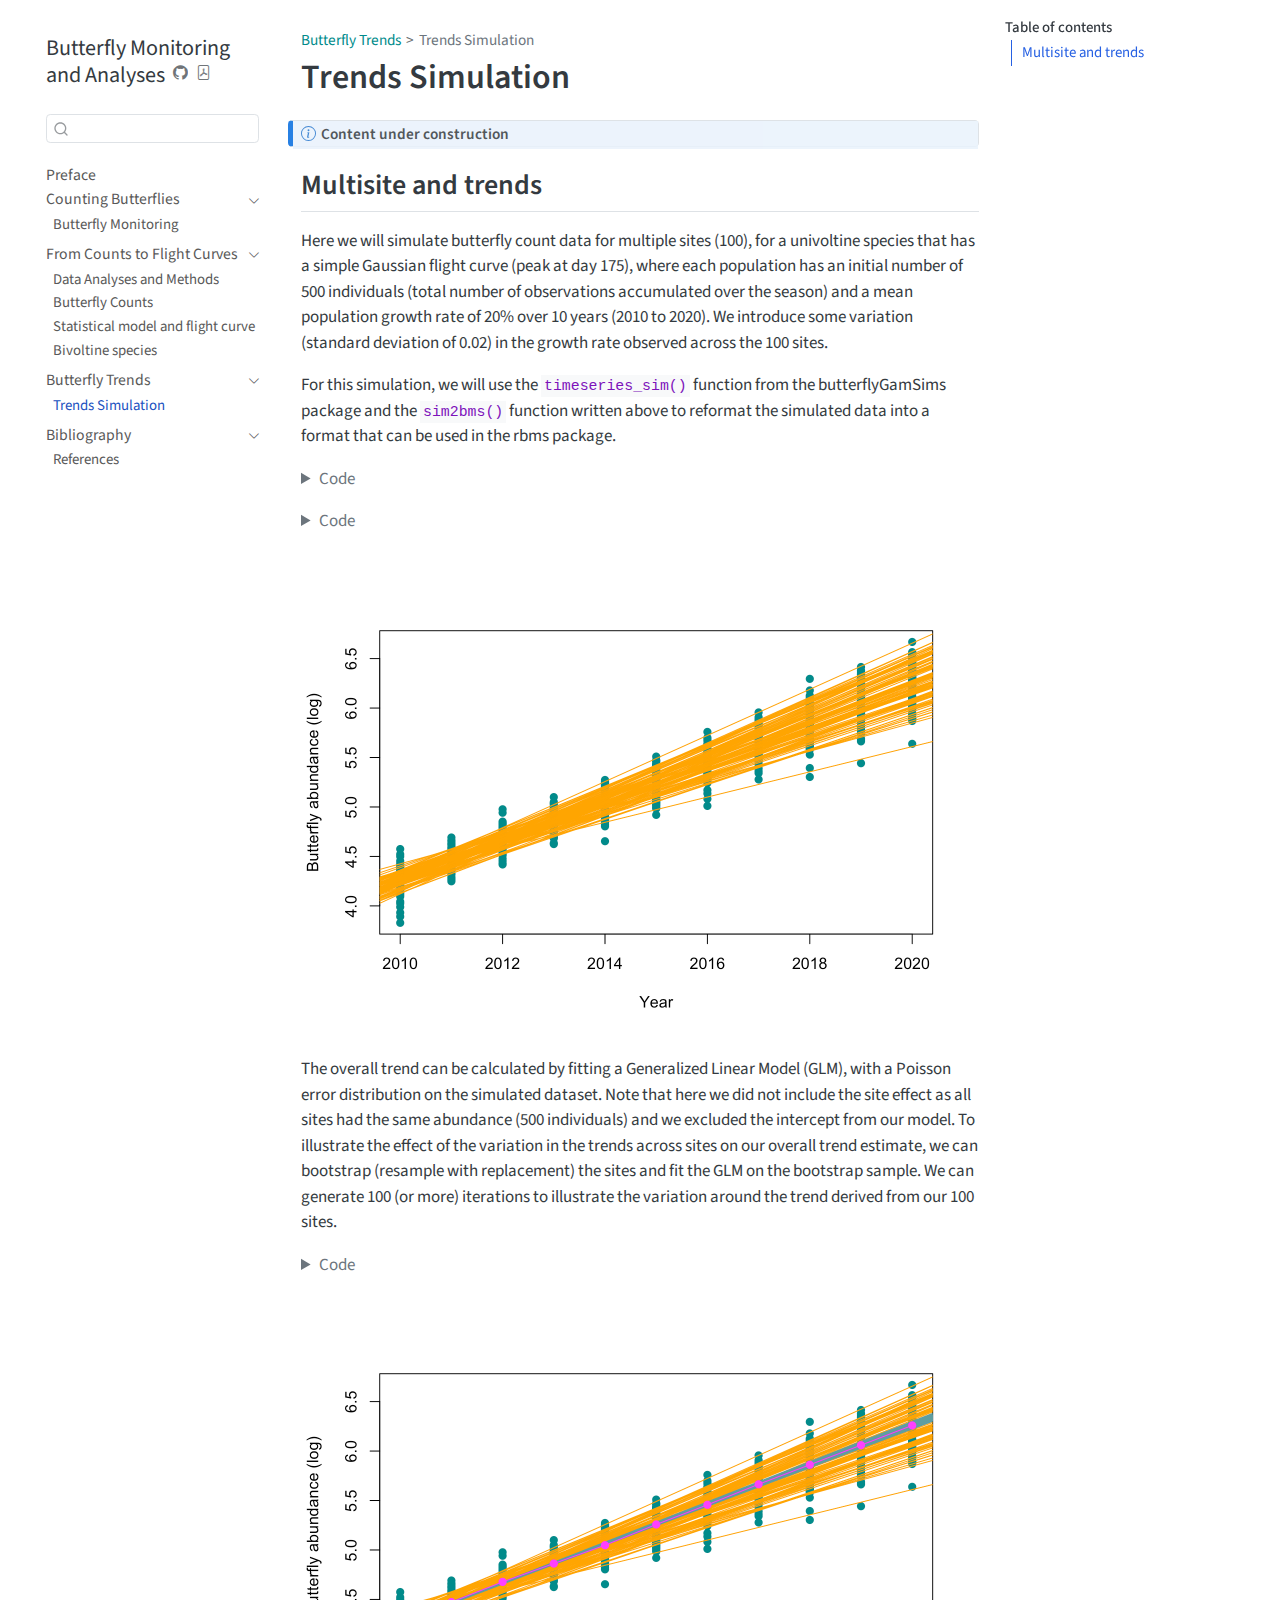
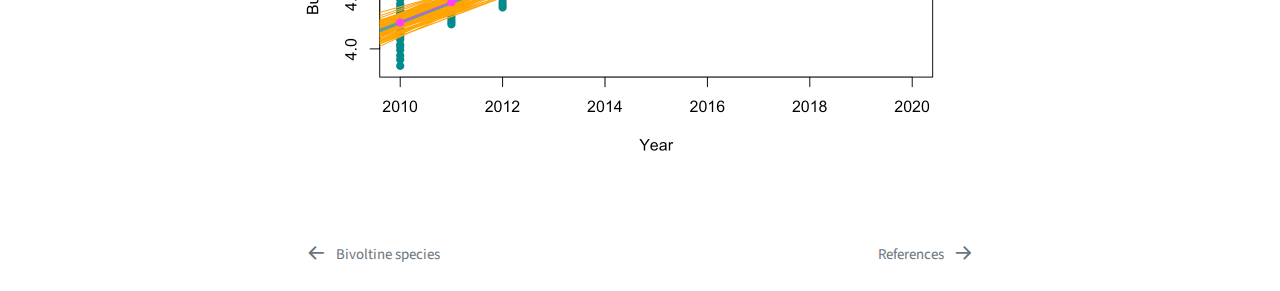
<file: docs/Chapters/FromCountsToFlightCurves/trend_simulation.html>
<!DOCTYPE html>
<html xmlns="http://www.w3.org/1999/xhtml" lang="en" xml:lang="en"><head>

<meta charset="utf-8">
<meta name="generator" content="quarto-1.5.57">

<meta name="viewport" content="width=device-width, initial-scale=1.0, user-scalable=yes">


<title>Trends Simulation – Butterfly Monitoring and Analyses</title>
<style>
code{white-space: pre-wrap;}
span.smallcaps{font-variant: small-caps;}
div.columns{display: flex; gap: min(4vw, 1.5em);}
div.column{flex: auto; overflow-x: auto;}
div.hanging-indent{margin-left: 1.5em; text-indent: -1.5em;}
ul.task-list{list-style: none;}
ul.task-list li input[type="checkbox"] {
  width: 0.8em;
  margin: 0 0.8em 0.2em -1em; /* quarto-specific, see https://github.com/quarto-dev/quarto-cli/issues/4556 */ 
  vertical-align: middle;
}
/* CSS for syntax highlighting */
pre > code.sourceCode { white-space: pre; position: relative; }
pre > code.sourceCode > span { line-height: 1.25; }
pre > code.sourceCode > span:empty { height: 1.2em; }
.sourceCode { overflow: visible; }
code.sourceCode > span { color: inherit; text-decoration: inherit; }
div.sourceCode { margin: 1em 0; }
pre.sourceCode { margin: 0; }
@media screen {
div.sourceCode { overflow: auto; }
}
@media print {
pre > code.sourceCode { white-space: pre-wrap; }
pre > code.sourceCode > span { display: inline-block; text-indent: -5em; padding-left: 5em; }
}
pre.numberSource code
  { counter-reset: source-line 0; }
pre.numberSource code > span
  { position: relative; left: -4em; counter-increment: source-line; }
pre.numberSource code > span > a:first-child::before
  { content: counter(source-line);
    position: relative; left: -1em; text-align: right; vertical-align: baseline;
    border: none; display: inline-block;
    -webkit-touch-callout: none; -webkit-user-select: none;
    -khtml-user-select: none; -moz-user-select: none;
    -ms-user-select: none; user-select: none;
    padding: 0 4px; width: 4em;
  }
pre.numberSource { margin-left: 3em;  padding-left: 4px; }
div.sourceCode
  {   }
@media screen {
pre > code.sourceCode > span > a:first-child::before { text-decoration: underline; }
}
</style>


<script src="../../site_libs/quarto-nav/quarto-nav.js"></script>
<script src="../../site_libs/quarto-nav/headroom.min.js"></script>
<script src="../../site_libs/clipboard/clipboard.min.js"></script>
<script src="../../site_libs/quarto-search/autocomplete.umd.js"></script>
<script src="../../site_libs/quarto-search/fuse.min.js"></script>
<script src="../../site_libs/quarto-search/quarto-search.js"></script>
<meta name="quarto:offset" content="../../">
<link href="../../Chapters/Bibliography/references.html" rel="next">
<link href="../../Chapters/FromCountsToFlightCurves/bivoltine_species.html" rel="prev">
<script src="../../site_libs/quarto-html/quarto.js"></script>
<script src="../../site_libs/quarto-html/popper.min.js"></script>
<script src="../../site_libs/quarto-html/tippy.umd.min.js"></script>
<script src="../../site_libs/quarto-html/anchor.min.js"></script>
<link href="../../site_libs/quarto-html/tippy.css" rel="stylesheet">
<link href="../../site_libs/quarto-html/quarto-syntax-highlighting.css" rel="stylesheet" id="quarto-text-highlighting-styles">
<script src="../../site_libs/bootstrap/bootstrap.min.js"></script>
<link href="../../site_libs/bootstrap/bootstrap-icons.css" rel="stylesheet">
<link href="../../site_libs/bootstrap/bootstrap.min.css" rel="stylesheet" id="quarto-bootstrap" data-mode="light">
<script id="quarto-search-options" type="application/json">{
  "location": "sidebar",
  "copy-button": false,
  "collapse-after": 3,
  "panel-placement": "start",
  "type": "textbox",
  "limit": 50,
  "keyboard-shortcut": [
    "f",
    "/",
    "s"
  ],
  "show-item-context": false,
  "language": {
    "search-no-results-text": "No results",
    "search-matching-documents-text": "matching documents",
    "search-copy-link-title": "Copy link to search",
    "search-hide-matches-text": "Hide additional matches",
    "search-more-match-text": "more match in this document",
    "search-more-matches-text": "more matches in this document",
    "search-clear-button-title": "Clear",
    "search-text-placeholder": "",
    "search-detached-cancel-button-title": "Cancel",
    "search-submit-button-title": "Submit",
    "search-label": "Search"
  }
}</script>


</head>

<body class="nav-sidebar floating">

<div id="quarto-search-results"></div>
  <header id="quarto-header" class="headroom fixed-top">
  <nav class="quarto-secondary-nav">
    <div class="container-fluid d-flex">
      <button type="button" class="quarto-btn-toggle btn" data-bs-toggle="collapse" role="button" data-bs-target=".quarto-sidebar-collapse-item" aria-controls="quarto-sidebar" aria-expanded="false" aria-label="Toggle sidebar navigation" onclick="if (window.quartoToggleHeadroom) { window.quartoToggleHeadroom(); }">
        <i class="bi bi-layout-text-sidebar-reverse"></i>
      </button>
        <nav class="quarto-page-breadcrumbs" aria-label="breadcrumb"><ol class="breadcrumb"><li class="breadcrumb-item"><a href="../../Chapters/FromCountsToFlightCurves/trend_simulation.html">Butterfly Trends</a></li><li class="breadcrumb-item"><a href="../../Chapters/FromCountsToFlightCurves/trend_simulation.html">Trends Simulation</a></li></ol></nav>
        <a class="flex-grow-1" role="navigation" data-bs-toggle="collapse" data-bs-target=".quarto-sidebar-collapse-item" aria-controls="quarto-sidebar" aria-expanded="false" aria-label="Toggle sidebar navigation" onclick="if (window.quartoToggleHeadroom) { window.quartoToggleHeadroom(); }">      
        </a>
      <button type="button" class="btn quarto-search-button" aria-label="Search" onclick="window.quartoOpenSearch();">
        <i class="bi bi-search"></i>
      </button>
    </div>
  </nav>
</header>
<!-- content -->
<div id="quarto-content" class="quarto-container page-columns page-rows-contents page-layout-article">
<!-- sidebar -->
  <nav id="quarto-sidebar" class="sidebar collapse collapse-horizontal quarto-sidebar-collapse-item sidebar-navigation floating overflow-auto">
    <div class="pt-lg-2 mt-2 text-left sidebar-header">
    <div class="sidebar-title mb-0 py-0">
      <a href="../../">Butterfly Monitoring and Analyses</a> 
        <div class="sidebar-tools-main">
    <a href="https://github.com/RetoSchmucki/Butterfly-Monitoring-Analyses" title="Source Code" class="quarto-navigation-tool px-1" aria-label="Source Code"><i class="bi bi-github"></i></a>
    <a href="../../Butterfly-Monitoring-and-Analyses.pdf" title="Download PDF" class="quarto-navigation-tool px-1" aria-label="Download PDF"><i class="bi bi-file-pdf"></i></a>
</div>
    </div>
      </div>
        <div class="mt-2 flex-shrink-0 align-items-center">
        <div class="sidebar-search">
        <div id="quarto-search" class="" title="Search"></div>
        </div>
        </div>
    <div class="sidebar-menu-container"> 
    <ul class="list-unstyled mt-1">
        <li class="sidebar-item">
  <div class="sidebar-item-container"> 
  <a href="../../index.html" class="sidebar-item-text sidebar-link">
 <span class="menu-text">Preface</span></a>
  </div>
</li>
        <li class="sidebar-item sidebar-item-section">
      <div class="sidebar-item-container"> 
            <a class="sidebar-item-text sidebar-link text-start" data-bs-toggle="collapse" data-bs-target="#quarto-sidebar-section-1" role="navigation" aria-expanded="true">
 <span class="menu-text">Counting Butterflies</span></a>
          <a class="sidebar-item-toggle text-start" data-bs-toggle="collapse" data-bs-target="#quarto-sidebar-section-1" role="navigation" aria-expanded="true" aria-label="Toggle section">
            <i class="bi bi-chevron-right ms-2"></i>
          </a> 
      </div>
      <ul id="quarto-sidebar-section-1" class="collapse list-unstyled sidebar-section depth1 show">  
          <li class="sidebar-item">
  <div class="sidebar-item-container"> 
  <a href="../../Chapters/CountingButterflies/Butterfly_monitoring.html" class="sidebar-item-text sidebar-link">
 <span class="menu-text">Butterfly Monitoring</span></a>
  </div>
</li>
      </ul>
  </li>
        <li class="sidebar-item sidebar-item-section">
      <div class="sidebar-item-container"> 
            <a class="sidebar-item-text sidebar-link text-start" data-bs-toggle="collapse" data-bs-target="#quarto-sidebar-section-2" role="navigation" aria-expanded="true">
 <span class="menu-text">From Counts to Flight Curves</span></a>
          <a class="sidebar-item-toggle text-start" data-bs-toggle="collapse" data-bs-target="#quarto-sidebar-section-2" role="navigation" aria-expanded="true" aria-label="Toggle section">
            <i class="bi bi-chevron-right ms-2"></i>
          </a> 
      </div>
      <ul id="quarto-sidebar-section-2" class="collapse list-unstyled sidebar-section depth1 show">  
          <li class="sidebar-item">
  <div class="sidebar-item-container"> 
  <a href="../../Chapters/FromCountsToFlightCurves/data_analyses_methods.html" class="sidebar-item-text sidebar-link">
 <span class="menu-text">Data Analyses and Methods</span></a>
  </div>
</li>
          <li class="sidebar-item">
  <div class="sidebar-item-container"> 
  <a href="../../Chapters/FromCountsToFlightCurves/butterfly_counts.html" class="sidebar-item-text sidebar-link">
 <span class="menu-text">Butterfly Counts</span></a>
  </div>
</li>
          <li class="sidebar-item">
  <div class="sidebar-item-container"> 
  <a href="../../Chapters/FromCountsToFlightCurves/gam_method.html" class="sidebar-item-text sidebar-link">
 <span class="menu-text">Statistical model and flight curve</span></a>
  </div>
</li>
          <li class="sidebar-item">
  <div class="sidebar-item-container"> 
  <a href="../../Chapters/FromCountsToFlightCurves/bivoltine_species.html" class="sidebar-item-text sidebar-link">
 <span class="menu-text">Bivoltine species</span></a>
  </div>
</li>
      </ul>
  </li>
        <li class="sidebar-item sidebar-item-section">
      <div class="sidebar-item-container"> 
            <a class="sidebar-item-text sidebar-link text-start" data-bs-toggle="collapse" data-bs-target="#quarto-sidebar-section-3" role="navigation" aria-expanded="true">
 <span class="menu-text">Butterfly Trends</span></a>
          <a class="sidebar-item-toggle text-start" data-bs-toggle="collapse" data-bs-target="#quarto-sidebar-section-3" role="navigation" aria-expanded="true" aria-label="Toggle section">
            <i class="bi bi-chevron-right ms-2"></i>
          </a> 
      </div>
      <ul id="quarto-sidebar-section-3" class="collapse list-unstyled sidebar-section depth1 show">  
          <li class="sidebar-item">
  <div class="sidebar-item-container"> 
  <a href="../../Chapters/FromCountsToFlightCurves/trend_simulation.html" class="sidebar-item-text sidebar-link active">
 <span class="menu-text">Trends Simulation</span></a>
  </div>
</li>
      </ul>
  </li>
        <li class="sidebar-item sidebar-item-section">
      <div class="sidebar-item-container"> 
            <a class="sidebar-item-text sidebar-link text-start" data-bs-toggle="collapse" data-bs-target="#quarto-sidebar-section-4" role="navigation" aria-expanded="true">
 <span class="menu-text">Bibliography</span></a>
          <a class="sidebar-item-toggle text-start" data-bs-toggle="collapse" data-bs-target="#quarto-sidebar-section-4" role="navigation" aria-expanded="true" aria-label="Toggle section">
            <i class="bi bi-chevron-right ms-2"></i>
          </a> 
      </div>
      <ul id="quarto-sidebar-section-4" class="collapse list-unstyled sidebar-section depth1 show">  
          <li class="sidebar-item">
  <div class="sidebar-item-container"> 
  <a href="../../Chapters/Bibliography/references.html" class="sidebar-item-text sidebar-link">
 <span class="menu-text">References</span></a>
  </div>
</li>
      </ul>
  </li>
    </ul>
    </div>
</nav>
<div id="quarto-sidebar-glass" class="quarto-sidebar-collapse-item" data-bs-toggle="collapse" data-bs-target=".quarto-sidebar-collapse-item"></div>
<!-- margin-sidebar -->
    <div id="quarto-margin-sidebar" class="sidebar margin-sidebar">
        <nav id="TOC" role="doc-toc" class="toc-active">
    <h2 id="toc-title">Table of contents</h2>
   
  <ul>
  <li><a href="#multisite-and-trends" id="toc-multisite-and-trends" class="nav-link active" data-scroll-target="#multisite-and-trends">Multisite and trends</a></li>
  </ul>
</nav>
    </div>
<!-- main -->
<main class="content" id="quarto-document-content">

<header id="title-block-header" class="quarto-title-block default"><nav class="quarto-page-breadcrumbs quarto-title-breadcrumbs d-none d-lg-block" aria-label="breadcrumb"><ol class="breadcrumb"><li class="breadcrumb-item"><a href="../../Chapters/FromCountsToFlightCurves/trend_simulation.html">Butterfly Trends</a></li><li class="breadcrumb-item"><a href="../../Chapters/FromCountsToFlightCurves/trend_simulation.html">Trends Simulation</a></li></ol></nav>
<div class="quarto-title">
<h1 class="title">Trends Simulation</h1>
</div>



<div class="quarto-title-meta">

    
  
    
  </div>
  


</header>


<div class="callout callout-style-default callout-note callout-titled">
<div class="callout-header d-flex align-content-center">
<div class="callout-icon-container">
<i class="callout-icon"></i>
</div>
<div class="callout-title-container flex-fill">
Content under construction
</div>
</div>
<div class="callout-body-container callout-body">

</div>
</div>
<section id="multisite-and-trends" class="level2">
<h2 class="anchored" data-anchor-id="multisite-and-trends">Multisite and trends</h2>
<p>Here we will simulate butterfly count data for multiple sites (100), for a univoltine species that has a simple Gaussian flight curve (peak at day 175), where each population has an initial number of 500 individuals (total number of observations accumulated over the season) and a mean population growth rate of 20% over 10 years (2010 to 2020). We introduce some variation (standard deviation of 0.02) in the growth rate observed across the 100 sites.</p>
<p>For this simulation, we will use the <code>timeseries_sim()</code> function from the butterflyGamSims package and the <code>sim2bms()</code> function written above to reformat the simulated data into a format that can be used in the rbms package.</p>
<div class="cell" data-messages="false">
<details class="code-fold">
<summary>Code</summary>
<div class="sourceCode cell-code" id="cb1"><pre class="sourceCode r code-with-copy"><code class="sourceCode r"><span id="cb1-1"><a href="#cb1-1" aria-hidden="true" tabindex="-1"></a><span class="fu">set.seed</span>(<span class="dv">13276</span>)</span>
<span id="cb1-2"><a href="#cb1-2" aria-hidden="true" tabindex="-1"></a></span>
<span id="cb1-3"><a href="#cb1-3" aria-hidden="true" tabindex="-1"></a><span class="cf">if</span>(<span class="sc">!</span><span class="fu">require</span>(<span class="st">"butterflyGamSims"</span>)) devtools<span class="sc">::</span><span class="fu">install_github</span>(<span class="st">"cbedwards/butterflyGamSims"</span>)</span>
<span id="cb1-4"><a href="#cb1-4" aria-hidden="true" tabindex="-1"></a></span>
<span id="cb1-5"><a href="#cb1-5" aria-hidden="true" tabindex="-1"></a>trend_sim <span class="ot">&lt;-</span> <span class="fu">data.table</span>()</span>
<span id="cb1-6"><a href="#cb1-6" aria-hidden="true" tabindex="-1"></a></span>
<span id="cb1-7"><a href="#cb1-7" aria-hidden="true" tabindex="-1"></a><span class="cf">for</span>(i <span class="cf">in</span> <span class="dv">1</span><span class="sc">:</span><span class="dv">100</span>){</span>
<span id="cb1-8"><a href="#cb1-8" aria-hidden="true" tabindex="-1"></a></span>
<span id="cb1-9"><a href="#cb1-9" aria-hidden="true" tabindex="-1"></a>      btfl_data <span class="ot">&lt;-</span> <span class="fu">timeseries_sim</span>(<span class="at">nsims=</span><span class="dv">1</span>,</span>
<span id="cb1-10"><a href="#cb1-10" aria-hidden="true" tabindex="-1"></a>                  <span class="at">year =</span> <span class="fu">c</span>(<span class="dv">2010</span><span class="sc">:</span><span class="dv">2020</span>),</span>
<span id="cb1-11"><a href="#cb1-11" aria-hidden="true" tabindex="-1"></a>                  <span class="at">doy.samples =</span> <span class="fu">seq</span>(<span class="at">from=</span><span class="dv">1</span>, <span class="at">to=</span><span class="dv">365</span>, <span class="at">by=</span><span class="dv">1</span>),</span>
<span id="cb1-12"><a href="#cb1-12" aria-hidden="true" tabindex="-1"></a>                  <span class="at">abund.type =</span> <span class="st">"exp"</span>,</span>
<span id="cb1-13"><a href="#cb1-13" aria-hidden="true" tabindex="-1"></a>                  <span class="at">activity.type =</span> <span class="st">"gauss"</span>,</span>
<span id="cb1-14"><a href="#cb1-14" aria-hidden="true" tabindex="-1"></a>                  <span class="at">sample.type =</span> <span class="st">"pois"</span>,</span>
<span id="cb1-15"><a href="#cb1-15" aria-hidden="true" tabindex="-1"></a>                  <span class="at">sim.parms =</span> <span class="fu">list</span>(<span class="at">growth.rate =</span> <span class="fu">rnorm</span>(<span class="dv">1</span>, <span class="at">mean =</span> <span class="fl">0.2</span>, <span class="at">sd=</span><span class="fl">0.02</span>),</span>
<span id="cb1-16"><a href="#cb1-16" aria-hidden="true" tabindex="-1"></a>                                    <span class="at">init.size =</span> <span class="dv">500</span>, </span>
<span id="cb1-17"><a href="#cb1-17" aria-hidden="true" tabindex="-1"></a>                                    <span class="at">act.mean =</span> <span class="dv">175</span>,</span>
<span id="cb1-18"><a href="#cb1-18" aria-hidden="true" tabindex="-1"></a>                                    <span class="at">act.sd =</span> <span class="dv">15</span>)</span>
<span id="cb1-19"><a href="#cb1-19" aria-hidden="true" tabindex="-1"></a>                  )</span>
<span id="cb1-20"><a href="#cb1-20" aria-hidden="true" tabindex="-1"></a></span>
<span id="cb1-21"><a href="#cb1-21" aria-hidden="true" tabindex="-1"></a>      trend_sim <span class="ot">&lt;-</span> <span class="fu">rbind</span>(trend_sim, </span>
<span id="cb1-22"><a href="#cb1-22" aria-hidden="true" tabindex="-1"></a>                        <span class="fu">sim2bms</span>(<span class="at">data =</span> btfl_data<span class="sc">$</span>timeseries, </span>
<span id="cb1-23"><a href="#cb1-23" aria-hidden="true" tabindex="-1"></a>                              <span class="at">weeklySample =</span> <span class="cn">TRUE</span>,</span>
<span id="cb1-24"><a href="#cb1-24" aria-hidden="true" tabindex="-1"></a>                              <span class="at">weekdayKeep =</span> <span class="fu">c</span>(<span class="dv">2</span><span class="sc">:</span><span class="dv">5</span>),</span>
<span id="cb1-25"><a href="#cb1-25" aria-hidden="true" tabindex="-1"></a>                              <span class="at">monitoringSeason =</span> <span class="fu">c</span>(<span class="dv">4</span><span class="sc">:</span><span class="dv">9</span>))[,</span>
<span id="cb1-26"><a href="#cb1-26" aria-hidden="true" tabindex="-1"></a>                              <span class="at">growth.rate :=</span> btfl_data<span class="sc">$</span>parms<span class="sc">$</span>growth.rate][,</span>
<span id="cb1-27"><a href="#cb1-27" aria-hidden="true" tabindex="-1"></a>                              <span class="at">site_id :=</span> <span class="fu">paste0</span>(<span class="st">"site_id"</span>, i)])</span>
<span id="cb1-28"><a href="#cb1-28" aria-hidden="true" tabindex="-1"></a></span>
<span id="cb1-29"><a href="#cb1-29" aria-hidden="true" tabindex="-1"></a>}</span>
<span id="cb1-30"><a href="#cb1-30" aria-hidden="true" tabindex="-1"></a>knitr<span class="sc">::</span><span class="fu">kable</span>(<span class="fu">head</span>(trend_sim))</span></code><button title="Copy to Clipboard" class="code-copy-button"><i class="bi"></i></button></pre></div>
</details>
</div>
<div class="cell" data-messages="false">
<details class="code-fold">
<summary>Code</summary>
<div class="sourceCode cell-code" id="cb2"><pre class="sourceCode r code-with-copy"><code class="sourceCode r"><span id="cb2-1"><a href="#cb2-1" aria-hidden="true" tabindex="-1"></a><span class="do">## plot and add lm</span></span>
<span id="cb2-2"><a href="#cb2-2" aria-hidden="true" tabindex="-1"></a></span>
<span id="cb2-3"><a href="#cb2-3" aria-hidden="true" tabindex="-1"></a>trend_sim[, y_count <span class="sc">:</span><span class="er">=</span> <span class="fu">sum</span>(count), by <span class="ot">=</span> .(site_id, years)]</span>
<span id="cb2-4"><a href="#cb2-4" aria-hidden="true" tabindex="-1"></a><span class="fu">plot</span>(<span class="fu">unique</span>(trend_sim[, .(years, <span class="fu">log</span>(y_count))]), <span class="at">pch =</span> <span class="dv">19</span>, <span class="at">col =</span> <span class="st">"darkcyan"</span>, </span>
<span id="cb2-5"><a href="#cb2-5" aria-hidden="true" tabindex="-1"></a>      <span class="at">ylab =</span> <span class="st">"Butterfly abundance (log)"</span>, <span class="at">xlab =</span> <span class="st">"Year"</span>)</span>
<span id="cb2-6"><a href="#cb2-6" aria-hidden="true" tabindex="-1"></a></span>
<span id="cb2-7"><a href="#cb2-7" aria-hidden="true" tabindex="-1"></a><span class="cf">for</span>(i <span class="cf">in</span> <span class="dv">1</span><span class="sc">:</span><span class="dv">100</span>){</span>
<span id="cb2-8"><a href="#cb2-8" aria-hidden="true" tabindex="-1"></a>    <span class="fu">abline</span>(<span class="fu">lm</span>(<span class="fu">log</span>(y_count) <span class="sc">~</span> years, <span class="at">data =</span> trend_sim[site_id <span class="sc">==</span> <span class="fu">paste0</span>(<span class="st">"site_id"</span>, i), .(years, y_count)]),  </span>
<span id="cb2-9"><a href="#cb2-9" aria-hidden="true" tabindex="-1"></a>            <span class="at">col =</span> <span class="st">'orange'</span>)</span>
<span id="cb2-10"><a href="#cb2-10" aria-hidden="true" tabindex="-1"></a>}</span></code><button title="Copy to Clipboard" class="code-copy-button"><i class="bi"></i></button></pre></div>
</details>
<div class="cell-output-display">
<div>
<figure class="figure">
<p><img src="trend_simulation_files/figure-html/plot_trends_simulation_gaussian-1.png" class="img-fluid figure-img" width="672"></p>
</figure>
</div>
</div>
</div>
<p>The overall trend can be calculated by fitting a Generalized Linear Model (GLM), with a Poisson error distribution on the simulated dataset. Note that here we did not include the site effect as all sites had the same abundance (500 individuals) and we excluded the intercept from our model. To illustrate the effect of the variation in the trends across sites on our overall trend estimate, we can bootstrap (resample with replacement) the sites and fit the GLM on the bootstrap sample. We can generate 100 (or more) iterations to illustrate the variation around the trend derived from our 100 sites.</p>
<div class="cell" data-messages="false">
<details class="code-fold">
<summary>Code</summary>
<div class="sourceCode cell-code" id="cb3"><pre class="sourceCode r code-with-copy"><code class="sourceCode r"><span id="cb3-1"><a href="#cb3-1" aria-hidden="true" tabindex="-1"></a><span class="fu">plot</span>(<span class="fu">unique</span>(trend_sim[, .(years, <span class="fu">log</span>(y_count))]), <span class="at">pch =</span> <span class="dv">19</span>, <span class="at">col =</span> <span class="st">"darkcyan"</span>, </span>
<span id="cb3-2"><a href="#cb3-2" aria-hidden="true" tabindex="-1"></a>      <span class="at">ylab =</span> <span class="st">"Butterfly abundance (log)"</span>, <span class="at">xlab =</span> <span class="st">"Year"</span>)</span>
<span id="cb3-3"><a href="#cb3-3" aria-hidden="true" tabindex="-1"></a></span>
<span id="cb3-4"><a href="#cb3-4" aria-hidden="true" tabindex="-1"></a><span class="cf">for</span>(i <span class="cf">in</span> <span class="dv">1</span><span class="sc">:</span><span class="dv">100</span>){</span>
<span id="cb3-5"><a href="#cb3-5" aria-hidden="true" tabindex="-1"></a>    <span class="fu">abline</span>(<span class="fu">lm</span>(<span class="fu">log</span>(y_count) <span class="sc">~</span> years, <span class="at">data =</span> trend_sim[site_id <span class="sc">==</span> <span class="fu">paste0</span>(<span class="st">"site_id"</span>, i), .(years, y_count)]),  </span>
<span id="cb3-6"><a href="#cb3-6" aria-hidden="true" tabindex="-1"></a>            <span class="at">col =</span> <span class="st">'orange'</span>)</span>
<span id="cb3-7"><a href="#cb3-7" aria-hidden="true" tabindex="-1"></a>}</span>
<span id="cb3-8"><a href="#cb3-8" aria-hidden="true" tabindex="-1"></a></span>
<span id="cb3-9"><a href="#cb3-9" aria-hidden="true" tabindex="-1"></a><span class="cf">for</span>(i <span class="cf">in</span> <span class="fu">seq_len</span>(<span class="dv">100</span>)){</span>
<span id="cb3-10"><a href="#cb3-10" aria-hidden="true" tabindex="-1"></a></span>
<span id="cb3-11"><a href="#cb3-11" aria-hidden="true" tabindex="-1"></a>boot_site <span class="ot">&lt;-</span> <span class="fu">sample</span>(<span class="fu">unique</span>(trend_sim<span class="sc">$</span>site_id), trend_sim[, <span class="fu">uniqueN</span>(site_id)], <span class="at">replace =</span> <span class="cn">TRUE</span>)</span>
<span id="cb3-12"><a href="#cb3-12" aria-hidden="true" tabindex="-1"></a></span>
<span id="cb3-13"><a href="#cb3-13" aria-hidden="true" tabindex="-1"></a><span class="co">#points(c(2010:2020), as.numeric(coef(glm(y_count~ factor(years) - 1, data = trend_sim[site_id %in% boot_site, ],</span></span>
<span id="cb3-14"><a href="#cb3-14" aria-hidden="true" tabindex="-1"></a><span class="co">#                                           family = "poisson"))), col = 'magenta', pch = 19)</span></span>
<span id="cb3-15"><a href="#cb3-15" aria-hidden="true" tabindex="-1"></a></span>
<span id="cb3-16"><a href="#cb3-16" aria-hidden="true" tabindex="-1"></a><span class="fu">abline</span>(<span class="fu">lm</span>(<span class="fu">as.numeric</span>(<span class="fu">coef</span>(<span class="fu">glm</span>(y_count<span class="sc">~</span> <span class="fu">factor</span>(years) <span class="sc">-</span> <span class="dv">1</span>, <span class="at">data =</span> trend_sim[site_id <span class="sc">%in%</span> boot_site, ], </span>
<span id="cb3-17"><a href="#cb3-17" aria-hidden="true" tabindex="-1"></a>                              <span class="at">family =</span> <span class="st">"poisson"</span>))) <span class="sc">~</span> <span class="fu">c</span>(<span class="dv">2010</span><span class="sc">:</span><span class="dv">2020</span>)), <span class="at">col =</span> <span class="st">'cadetblue'</span>, <span class="at">type =</span> <span class="st">'l'</span>)</span>
<span id="cb3-18"><a href="#cb3-18" aria-hidden="true" tabindex="-1"></a>}</span>
<span id="cb3-19"><a href="#cb3-19" aria-hidden="true" tabindex="-1"></a></span>
<span id="cb3-20"><a href="#cb3-20" aria-hidden="true" tabindex="-1"></a><span class="fu">points</span>(<span class="fu">c</span>(<span class="dv">2010</span><span class="sc">:</span><span class="dv">2020</span>), <span class="fu">as.numeric</span>(<span class="fu">coef</span>(<span class="fu">glm</span>(y_count<span class="sc">~</span> <span class="fu">factor</span>(years) <span class="sc">-</span> <span class="dv">1</span>, <span class="at">data =</span> trend_sim, <span class="at">family =</span> <span class="st">"poisson"</span>))), </span>
<span id="cb3-21"><a href="#cb3-21" aria-hidden="true" tabindex="-1"></a>      <span class="at">col =</span> <span class="st">'magenta'</span>, <span class="at">pch =</span> <span class="dv">19</span>)</span>
<span id="cb3-22"><a href="#cb3-22" aria-hidden="true" tabindex="-1"></a><span class="fu">points</span>(<span class="fu">c</span>(<span class="dv">2010</span><span class="sc">:</span><span class="dv">2020</span>), <span class="fu">as.numeric</span>(<span class="fu">coef</span>(<span class="fu">glm</span>(y_count<span class="sc">~</span> <span class="fu">factor</span>(years) <span class="sc">-</span> <span class="dv">1</span>, <span class="at">data =</span> trend_sim, <span class="at">family =</span> <span class="st">"poisson"</span>))), </span>
<span id="cb3-23"><a href="#cb3-23" aria-hidden="true" tabindex="-1"></a>      <span class="at">col =</span> <span class="st">'magenta'</span>, <span class="at">type =</span> <span class="st">'l'</span>)</span></code><button title="Copy to Clipboard" class="code-copy-button"><i class="bi"></i></button></pre></div>
</details>
<div class="cell-output-display">
<div>
<figure class="figure">
<p><img src="trend_simulation_files/figure-html/plot_trends_bootstraps-1.png" class="img-fluid figure-img" width="672"></p>
</figure>
</div>
</div>
</div>


</section>

</main> <!-- /main -->
<script id="quarto-html-after-body" type="application/javascript">
window.document.addEventListener("DOMContentLoaded", function (event) {
  const toggleBodyColorMode = (bsSheetEl) => {
    const mode = bsSheetEl.getAttribute("data-mode");
    const bodyEl = window.document.querySelector("body");
    if (mode === "dark") {
      bodyEl.classList.add("quarto-dark");
      bodyEl.classList.remove("quarto-light");
    } else {
      bodyEl.classList.add("quarto-light");
      bodyEl.classList.remove("quarto-dark");
    }
  }
  const toggleBodyColorPrimary = () => {
    const bsSheetEl = window.document.querySelector("link#quarto-bootstrap");
    if (bsSheetEl) {
      toggleBodyColorMode(bsSheetEl);
    }
  }
  toggleBodyColorPrimary();  
  const icon = "";
  const anchorJS = new window.AnchorJS();
  anchorJS.options = {
    placement: 'right',
    icon: icon
  };
  anchorJS.add('.anchored');
  const isCodeAnnotation = (el) => {
    for (const clz of el.classList) {
      if (clz.startsWith('code-annotation-')) {                     
        return true;
      }
    }
    return false;
  }
  const onCopySuccess = function(e) {
    // button target
    const button = e.trigger;
    // don't keep focus
    button.blur();
    // flash "checked"
    button.classList.add('code-copy-button-checked');
    var currentTitle = button.getAttribute("title");
    button.setAttribute("title", "Copied!");
    let tooltip;
    if (window.bootstrap) {
      button.setAttribute("data-bs-toggle", "tooltip");
      button.setAttribute("data-bs-placement", "left");
      button.setAttribute("data-bs-title", "Copied!");
      tooltip = new bootstrap.Tooltip(button, 
        { trigger: "manual", 
          customClass: "code-copy-button-tooltip",
          offset: [0, -8]});
      tooltip.show();    
    }
    setTimeout(function() {
      if (tooltip) {
        tooltip.hide();
        button.removeAttribute("data-bs-title");
        button.removeAttribute("data-bs-toggle");
        button.removeAttribute("data-bs-placement");
      }
      button.setAttribute("title", currentTitle);
      button.classList.remove('code-copy-button-checked');
    }, 1000);
    // clear code selection
    e.clearSelection();
  }
  const getTextToCopy = function(trigger) {
      const codeEl = trigger.previousElementSibling.cloneNode(true);
      for (const childEl of codeEl.children) {
        if (isCodeAnnotation(childEl)) {
          childEl.remove();
        }
      }
      return codeEl.innerText;
  }
  const clipboard = new window.ClipboardJS('.code-copy-button:not([data-in-quarto-modal])', {
    text: getTextToCopy
  });
  clipboard.on('success', onCopySuccess);
  if (window.document.getElementById('quarto-embedded-source-code-modal')) {
    // For code content inside modals, clipBoardJS needs to be initialized with a container option
    // TODO: Check when it could be a function (https://github.com/zenorocha/clipboard.js/issues/860)
    const clipboardModal = new window.ClipboardJS('.code-copy-button[data-in-quarto-modal]', {
      text: getTextToCopy,
      container: window.document.getElementById('quarto-embedded-source-code-modal')
    });
    clipboardModal.on('success', onCopySuccess);
  }
    var localhostRegex = new RegExp(/^(?:http|https):\/\/localhost\:?[0-9]*\//);
    var mailtoRegex = new RegExp(/^mailto:/);
      var filterRegex = new RegExp('/' + window.location.host + '/');
    var isInternal = (href) => {
        return filterRegex.test(href) || localhostRegex.test(href) || mailtoRegex.test(href);
    }
    // Inspect non-navigation links and adorn them if external
 	var links = window.document.querySelectorAll('a[href]:not(.nav-link):not(.navbar-brand):not(.toc-action):not(.sidebar-link):not(.sidebar-item-toggle):not(.pagination-link):not(.no-external):not([aria-hidden]):not(.dropdown-item):not(.quarto-navigation-tool):not(.about-link)');
    for (var i=0; i<links.length; i++) {
      const link = links[i];
      if (!isInternal(link.href)) {
        // undo the damage that might have been done by quarto-nav.js in the case of
        // links that we want to consider external
        if (link.dataset.originalHref !== undefined) {
          link.href = link.dataset.originalHref;
        }
      }
    }
  function tippyHover(el, contentFn, onTriggerFn, onUntriggerFn) {
    const config = {
      allowHTML: true,
      maxWidth: 500,
      delay: 100,
      arrow: false,
      appendTo: function(el) {
          return el.parentElement;
      },
      interactive: true,
      interactiveBorder: 10,
      theme: 'quarto',
      placement: 'bottom-start',
    };
    if (contentFn) {
      config.content = contentFn;
    }
    if (onTriggerFn) {
      config.onTrigger = onTriggerFn;
    }
    if (onUntriggerFn) {
      config.onUntrigger = onUntriggerFn;
    }
    window.tippy(el, config); 
  }
  const noterefs = window.document.querySelectorAll('a[role="doc-noteref"]');
  for (var i=0; i<noterefs.length; i++) {
    const ref = noterefs[i];
    tippyHover(ref, function() {
      // use id or data attribute instead here
      let href = ref.getAttribute('data-footnote-href') || ref.getAttribute('href');
      try { href = new URL(href).hash; } catch {}
      const id = href.replace(/^#\/?/, "");
      const note = window.document.getElementById(id);
      if (note) {
        return note.innerHTML;
      } else {
        return "";
      }
    });
  }
  const xrefs = window.document.querySelectorAll('a.quarto-xref');
  const processXRef = (id, note) => {
    // Strip column container classes
    const stripColumnClz = (el) => {
      el.classList.remove("page-full", "page-columns");
      if (el.children) {
        for (const child of el.children) {
          stripColumnClz(child);
        }
      }
    }
    stripColumnClz(note)
    if (id === null || id.startsWith('sec-')) {
      // Special case sections, only their first couple elements
      const container = document.createElement("div");
      if (note.children && note.children.length > 2) {
        container.appendChild(note.children[0].cloneNode(true));
        for (let i = 1; i < note.children.length; i++) {
          const child = note.children[i];
          if (child.tagName === "P" && child.innerText === "") {
            continue;
          } else {
            container.appendChild(child.cloneNode(true));
            break;
          }
        }
        if (window.Quarto?.typesetMath) {
          window.Quarto.typesetMath(container);
        }
        return container.innerHTML
      } else {
        if (window.Quarto?.typesetMath) {
          window.Quarto.typesetMath(note);
        }
        return note.innerHTML;
      }
    } else {
      // Remove any anchor links if they are present
      const anchorLink = note.querySelector('a.anchorjs-link');
      if (anchorLink) {
        anchorLink.remove();
      }
      if (window.Quarto?.typesetMath) {
        window.Quarto.typesetMath(note);
      }
      // TODO in 1.5, we should make sure this works without a callout special case
      if (note.classList.contains("callout")) {
        return note.outerHTML;
      } else {
        return note.innerHTML;
      }
    }
  }
  for (var i=0; i<xrefs.length; i++) {
    const xref = xrefs[i];
    tippyHover(xref, undefined, function(instance) {
      instance.disable();
      let url = xref.getAttribute('href');
      let hash = undefined; 
      if (url.startsWith('#')) {
        hash = url;
      } else {
        try { hash = new URL(url).hash; } catch {}
      }
      if (hash) {
        const id = hash.replace(/^#\/?/, "");
        const note = window.document.getElementById(id);
        if (note !== null) {
          try {
            const html = processXRef(id, note.cloneNode(true));
            instance.setContent(html);
          } finally {
            instance.enable();
            instance.show();
          }
        } else {
          // See if we can fetch this
          fetch(url.split('#')[0])
          .then(res => res.text())
          .then(html => {
            const parser = new DOMParser();
            const htmlDoc = parser.parseFromString(html, "text/html");
            const note = htmlDoc.getElementById(id);
            if (note !== null) {
              const html = processXRef(id, note);
              instance.setContent(html);
            } 
          }).finally(() => {
            instance.enable();
            instance.show();
          });
        }
      } else {
        // See if we can fetch a full url (with no hash to target)
        // This is a special case and we should probably do some content thinning / targeting
        fetch(url)
        .then(res => res.text())
        .then(html => {
          const parser = new DOMParser();
          const htmlDoc = parser.parseFromString(html, "text/html");
          const note = htmlDoc.querySelector('main.content');
          if (note !== null) {
            // This should only happen for chapter cross references
            // (since there is no id in the URL)
            // remove the first header
            if (note.children.length > 0 && note.children[0].tagName === "HEADER") {
              note.children[0].remove();
            }
            const html = processXRef(null, note);
            instance.setContent(html);
          } 
        }).finally(() => {
          instance.enable();
          instance.show();
        });
      }
    }, function(instance) {
    });
  }
      let selectedAnnoteEl;
      const selectorForAnnotation = ( cell, annotation) => {
        let cellAttr = 'data-code-cell="' + cell + '"';
        let lineAttr = 'data-code-annotation="' +  annotation + '"';
        const selector = 'span[' + cellAttr + '][' + lineAttr + ']';
        return selector;
      }
      const selectCodeLines = (annoteEl) => {
        const doc = window.document;
        const targetCell = annoteEl.getAttribute("data-target-cell");
        const targetAnnotation = annoteEl.getAttribute("data-target-annotation");
        const annoteSpan = window.document.querySelector(selectorForAnnotation(targetCell, targetAnnotation));
        const lines = annoteSpan.getAttribute("data-code-lines").split(",");
        const lineIds = lines.map((line) => {
          return targetCell + "-" + line;
        })
        let top = null;
        let height = null;
        let parent = null;
        if (lineIds.length > 0) {
            //compute the position of the single el (top and bottom and make a div)
            const el = window.document.getElementById(lineIds[0]);
            top = el.offsetTop;
            height = el.offsetHeight;
            parent = el.parentElement.parentElement;
          if (lineIds.length > 1) {
            const lastEl = window.document.getElementById(lineIds[lineIds.length - 1]);
            const bottom = lastEl.offsetTop + lastEl.offsetHeight;
            height = bottom - top;
          }
          if (top !== null && height !== null && parent !== null) {
            // cook up a div (if necessary) and position it 
            let div = window.document.getElementById("code-annotation-line-highlight");
            if (div === null) {
              div = window.document.createElement("div");
              div.setAttribute("id", "code-annotation-line-highlight");
              div.style.position = 'absolute';
              parent.appendChild(div);
            }
            div.style.top = top - 2 + "px";
            div.style.height = height + 4 + "px";
            div.style.left = 0;
            let gutterDiv = window.document.getElementById("code-annotation-line-highlight-gutter");
            if (gutterDiv === null) {
              gutterDiv = window.document.createElement("div");
              gutterDiv.setAttribute("id", "code-annotation-line-highlight-gutter");
              gutterDiv.style.position = 'absolute';
              const codeCell = window.document.getElementById(targetCell);
              const gutter = codeCell.querySelector('.code-annotation-gutter');
              gutter.appendChild(gutterDiv);
            }
            gutterDiv.style.top = top - 2 + "px";
            gutterDiv.style.height = height + 4 + "px";
          }
          selectedAnnoteEl = annoteEl;
        }
      };
      const unselectCodeLines = () => {
        const elementsIds = ["code-annotation-line-highlight", "code-annotation-line-highlight-gutter"];
        elementsIds.forEach((elId) => {
          const div = window.document.getElementById(elId);
          if (div) {
            div.remove();
          }
        });
        selectedAnnoteEl = undefined;
      };
        // Handle positioning of the toggle
    window.addEventListener(
      "resize",
      throttle(() => {
        elRect = undefined;
        if (selectedAnnoteEl) {
          selectCodeLines(selectedAnnoteEl);
        }
      }, 10)
    );
    function throttle(fn, ms) {
    let throttle = false;
    let timer;
      return (...args) => {
        if(!throttle) { // first call gets through
            fn.apply(this, args);
            throttle = true;
        } else { // all the others get throttled
            if(timer) clearTimeout(timer); // cancel #2
            timer = setTimeout(() => {
              fn.apply(this, args);
              timer = throttle = false;
            }, ms);
        }
      };
    }
      // Attach click handler to the DT
      const annoteDls = window.document.querySelectorAll('dt[data-target-cell]');
      for (const annoteDlNode of annoteDls) {
        annoteDlNode.addEventListener('click', (event) => {
          const clickedEl = event.target;
          if (clickedEl !== selectedAnnoteEl) {
            unselectCodeLines();
            const activeEl = window.document.querySelector('dt[data-target-cell].code-annotation-active');
            if (activeEl) {
              activeEl.classList.remove('code-annotation-active');
            }
            selectCodeLines(clickedEl);
            clickedEl.classList.add('code-annotation-active');
          } else {
            // Unselect the line
            unselectCodeLines();
            clickedEl.classList.remove('code-annotation-active');
          }
        });
      }
  const findCites = (el) => {
    const parentEl = el.parentElement;
    if (parentEl) {
      const cites = parentEl.dataset.cites;
      if (cites) {
        return {
          el,
          cites: cites.split(' ')
        };
      } else {
        return findCites(el.parentElement)
      }
    } else {
      return undefined;
    }
  };
  var bibliorefs = window.document.querySelectorAll('a[role="doc-biblioref"]');
  for (var i=0; i<bibliorefs.length; i++) {
    const ref = bibliorefs[i];
    const citeInfo = findCites(ref);
    if (citeInfo) {
      tippyHover(citeInfo.el, function() {
        var popup = window.document.createElement('div');
        citeInfo.cites.forEach(function(cite) {
          var citeDiv = window.document.createElement('div');
          citeDiv.classList.add('hanging-indent');
          citeDiv.classList.add('csl-entry');
          var biblioDiv = window.document.getElementById('ref-' + cite);
          if (biblioDiv) {
            citeDiv.innerHTML = biblioDiv.innerHTML;
          }
          popup.appendChild(citeDiv);
        });
        return popup.innerHTML;
      });
    }
  }
});
</script>
<nav class="page-navigation">
  <div class="nav-page nav-page-previous">
      <a href="../../Chapters/FromCountsToFlightCurves/bivoltine_species.html" class="pagination-link" aria-label="Bivoltine species">
        <i class="bi bi-arrow-left-short"></i> <span class="nav-page-text">Bivoltine species</span>
      </a>          
  </div>
  <div class="nav-page nav-page-next">
      <a href="../../Chapters/Bibliography/references.html" class="pagination-link" aria-label="References">
        <span class="nav-page-text">References</span> <i class="bi bi-arrow-right-short"></i>
      </a>
  </div>
</nav>
</div> <!-- /content -->




</body></html>
</file>
<file: _book/site_libs/quarto-html/tippy.css>
.tippy-box[data-animation=fade][data-state=hidden]{opacity:0}[data-tippy-root]{max-width:calc(100vw - 10px)}.tippy-box{position:relative;background-color:#333;color:#fff;border-radius:4px;font-size:14px;line-height:1.4;white-space:normal;outline:0;transition-property:transform,visibility,opacity}.tippy-box[data-placement^=top]>.tippy-arrow{bottom:0}.tippy-box[data-placement^=top]>.tippy-arrow:before{bottom:-7px;left:0;border-width:8px 8px 0;border-top-color:initial;transform-origin:center top}.tippy-box[data-placement^=bottom]>.tippy-arrow{top:0}.tippy-box[data-placement^=bottom]>.tippy-arrow:before{top:-7px;left:0;border-width:0 8px 8px;border-bottom-color:initial;transform-origin:center bottom}.tippy-box[data-placement^=left]>.tippy-arrow{right:0}.tippy-box[data-placement^=left]>.tippy-arrow:before{border-width:8px 0 8px 8px;border-left-color:initial;right:-7px;transform-origin:center left}.tippy-box[data-placement^=right]>.tippy-arrow{left:0}.tippy-box[data-placement^=right]>.tippy-arrow:before{left:-7px;border-width:8px 8px 8px 0;border-right-color:initial;transform-origin:center right}.tippy-box[data-inertia][data-state=visible]{transition-timing-function:cubic-bezier(.54,1.5,.38,1.11)}.tippy-arrow{width:16px;height:16px;color:#333}.tippy-arrow:before{content:"";position:absolute;border-color:transparent;border-style:solid}.tippy-content{position:relative;padding:5px 9px;z-index:1}
</file>
<file: _book/site_libs/quarto-html/quarto-syntax-highlighting.css>
/* quarto syntax highlight colors */
:root {
  --quarto-hl-al-color: #ff0000;
  --quarto-hl-an-color: #60a0b0;
  --quarto-hl-at-color: #7d9029;
  --quarto-hl-bn-color: #40a070;
  --quarto-hl-bu-color: #008000;
  --quarto-hl-ch-color: #4070a0;
  --quarto-hl-co-color: #60a0b0;
  --quarto-hl-cv-color: #60a0b0;
  --quarto-hl-cn-color: #880000;
  --quarto-hl-cf-color: #007020;
  --quarto-hl-dt-color: #902000;
  --quarto-hl-dv-color: #40a070;
  --quarto-hl-do-color: #ba2121;
  --quarto-hl-er-color: #ff0000;
  --quarto-hl-ex-color: inherit;
  --quarto-hl-fl-color: #40a070;
  --quarto-hl-fu-color: #06287e;
  --quarto-hl-im-color: #008000;
  --quarto-hl-in-color: #60a0b0;
  --quarto-hl-kw-color: #007020;
  --quarto-hl-op-color: #666666;
  --quarto-hl-ot-color: #007020;
  --quarto-hl-pp-color: #bc7a00;
  --quarto-hl-sc-color: #4070a0;
  --quarto-hl-ss-color: #bb6688;
  --quarto-hl-st-color: #4070a0;
  --quarto-hl-va-color: #19177c;
  --quarto-hl-vs-color: #4070a0;
  --quarto-hl-wa-color: #60a0b0;
}

/* other quarto variables */
:root {
  --quarto-font-monospace: SFMono-Regular, Menlo, Monaco, Consolas, "Liberation Mono", "Courier New", monospace;
}

code span.al {
  color: #ff0000;
  font-weight: bold;
  font-style: inherit;
}

code span.an {
  color: #60a0b0;
  font-weight: bold;
  font-style: italic;
}

code span.at {
  color: #7d9029;
  font-style: inherit;
}

code span.bn {
  color: #40a070;
  font-style: inherit;
}

code span.bu {
  color: #008000;
  font-style: inherit;
}

code span.ch {
  color: #4070a0;
  font-style: inherit;
}

code span.co {
  color: #60a0b0;
  font-style: italic;
}

code span.cv {
  color: #60a0b0;
  font-weight: bold;
  font-style: italic;
}

code span.cn {
  color: #880000;
  font-style: inherit;
}

code span.cf {
  color: #007020;
  font-weight: bold;
  font-style: inherit;
}

code span.dt {
  color: #902000;
  font-style: inherit;
}

code span.dv {
  color: #40a070;
  font-style: inherit;
}

code span.do {
  color: #ba2121;
  font-style: italic;
}

code span.er {
  color: #ff0000;
  font-weight: bold;
  font-style: inherit;
}

code span.ex {
  font-style: inherit;
}

code span.fl {
  color: #40a070;
  font-style: inherit;
}

code span.fu {
  color: #06287e;
  font-style: inherit;
}

code span.im {
  color: #008000;
  font-weight: bold;
  font-style: inherit;
}

code span.in {
  color: #60a0b0;
  font-weight: bold;
  font-style: italic;
}

code span.kw {
  color: #007020;
  font-weight: bold;
  font-style: inherit;
}

code span.op {
  color: #666666;
  font-style: inherit;
}

code span.ot {
  color: #007020;
  font-style: inherit;
}

code span.pp {
  color: #bc7a00;
  font-style: inherit;
}

code span.sc {
  color: #4070a0;
  font-style: inherit;
}

code span.ss {
  color: #bb6688;
  font-style: inherit;
}

code span.st {
  color: #4070a0;
  font-style: inherit;
}

code span.va {
  color: #19177c;
  font-style: inherit;
}

code span.vs {
  color: #4070a0;
  font-style: inherit;
}

code span.wa {
  color: #60a0b0;
  font-weight: bold;
  font-style: italic;
}

.prevent-inlining {
  content: "</";
}

/*# sourceMappingURL=debc5d5d77c3f9108843748ff7464032.css.map */
</file>
<file: docs/site_libs/quarto-html/tippy.css>
.tippy-box[data-animation=fade][data-state=hidden]{opacity:0}[data-tippy-root]{max-width:calc(100vw - 10px)}.tippy-box{position:relative;background-color:#333;color:#fff;border-radius:4px;font-size:14px;line-height:1.4;white-space:normal;outline:0;transition-property:transform,visibility,opacity}.tippy-box[data-placement^=top]>.tippy-arrow{bottom:0}.tippy-box[data-placement^=top]>.tippy-arrow:before{bottom:-7px;left:0;border-width:8px 8px 0;border-top-color:initial;transform-origin:center top}.tippy-box[data-placement^=bottom]>.tippy-arrow{top:0}.tippy-box[data-placement^=bottom]>.tippy-arrow:before{top:-7px;left:0;border-width:0 8px 8px;border-bottom-color:initial;transform-origin:center bottom}.tippy-box[data-placement^=left]>.tippy-arrow{right:0}.tippy-box[data-placement^=left]>.tippy-arrow:before{border-width:8px 0 8px 8px;border-left-color:initial;right:-7px;transform-origin:center left}.tippy-box[data-placement^=right]>.tippy-arrow{left:0}.tippy-box[data-placement^=right]>.tippy-arrow:before{left:-7px;border-width:8px 8px 8px 0;border-right-color:initial;transform-origin:center right}.tippy-box[data-inertia][data-state=visible]{transition-timing-function:cubic-bezier(.54,1.5,.38,1.11)}.tippy-arrow{width:16px;height:16px;color:#333}.tippy-arrow:before{content:"";position:absolute;border-color:transparent;border-style:solid}.tippy-content{position:relative;padding:5px 9px;z-index:1}
</file>
<file: docs/site_libs/quarto-html/quarto-syntax-highlighting.css>
/* quarto syntax highlight colors */
:root {
  --quarto-hl-al-color: #ff0000;
  --quarto-hl-an-color: #60a0b0;
  --quarto-hl-at-color: #7d9029;
  --quarto-hl-bn-color: #40a070;
  --quarto-hl-bu-color: #008000;
  --quarto-hl-ch-color: #4070a0;
  --quarto-hl-co-color: #60a0b0;
  --quarto-hl-cv-color: #60a0b0;
  --quarto-hl-cn-color: #880000;
  --quarto-hl-cf-color: #007020;
  --quarto-hl-dt-color: #902000;
  --quarto-hl-dv-color: #40a070;
  --quarto-hl-do-color: #ba2121;
  --quarto-hl-er-color: #ff0000;
  --quarto-hl-ex-color: inherit;
  --quarto-hl-fl-color: #40a070;
  --quarto-hl-fu-color: #06287e;
  --quarto-hl-im-color: #008000;
  --quarto-hl-in-color: #60a0b0;
  --quarto-hl-kw-color: #007020;
  --quarto-hl-op-color: #666666;
  --quarto-hl-ot-color: #007020;
  --quarto-hl-pp-color: #bc7a00;
  --quarto-hl-sc-color: #4070a0;
  --quarto-hl-ss-color: #bb6688;
  --quarto-hl-st-color: #4070a0;
  --quarto-hl-va-color: #19177c;
  --quarto-hl-vs-color: #4070a0;
  --quarto-hl-wa-color: #60a0b0;
}

/* other quarto variables */
:root {
  --quarto-font-monospace: SFMono-Regular, Menlo, Monaco, Consolas, "Liberation Mono", "Courier New", monospace;
}

code span.al {
  color: #ff0000;
  font-weight: bold;
  font-style: inherit;
}

code span.an {
  color: #60a0b0;
  font-weight: bold;
  font-style: italic;
}

code span.at {
  color: #7d9029;
  font-style: inherit;
}

code span.bn {
  color: #40a070;
  font-style: inherit;
}

code span.bu {
  color: #008000;
  font-style: inherit;
}

code span.ch {
  color: #4070a0;
  font-style: inherit;
}

code span.co {
  color: #60a0b0;
  font-style: italic;
}

code span.cv {
  color: #60a0b0;
  font-weight: bold;
  font-style: italic;
}

code span.cn {
  color: #880000;
  font-style: inherit;
}

code span.cf {
  color: #007020;
  font-weight: bold;
  font-style: inherit;
}

code span.dt {
  color: #902000;
  font-style: inherit;
}

code span.dv {
  color: #40a070;
  font-style: inherit;
}

code span.do {
  color: #ba2121;
  font-style: italic;
}

code span.er {
  color: #ff0000;
  font-weight: bold;
  font-style: inherit;
}

code span.ex {
  font-style: inherit;
}

code span.fl {
  color: #40a070;
  font-style: inherit;
}

code span.fu {
  color: #06287e;
  font-style: inherit;
}

code span.im {
  color: #008000;
  font-weight: bold;
  font-style: inherit;
}

code span.in {
  color: #60a0b0;
  font-weight: bold;
  font-style: italic;
}

code span.kw {
  color: #007020;
  font-weight: bold;
  font-style: inherit;
}

code span.op {
  color: #666666;
  font-style: inherit;
}

code span.ot {
  color: #007020;
  font-style: inherit;
}

code span.pp {
  color: #bc7a00;
  font-style: inherit;
}

code span.sc {
  color: #4070a0;
  font-style: inherit;
}

code span.ss {
  color: #bb6688;
  font-style: inherit;
}

code span.st {
  color: #4070a0;
  font-style: inherit;
}

code span.va {
  color: #19177c;
  font-style: inherit;
}

code span.vs {
  color: #4070a0;
  font-style: inherit;
}

code span.wa {
  color: #60a0b0;
  font-weight: bold;
  font-style: italic;
}

.prevent-inlining {
  content: "</";
}

/*# sourceMappingURL=debc5d5d77c3f9108843748ff7464032.css.map */
</file>
